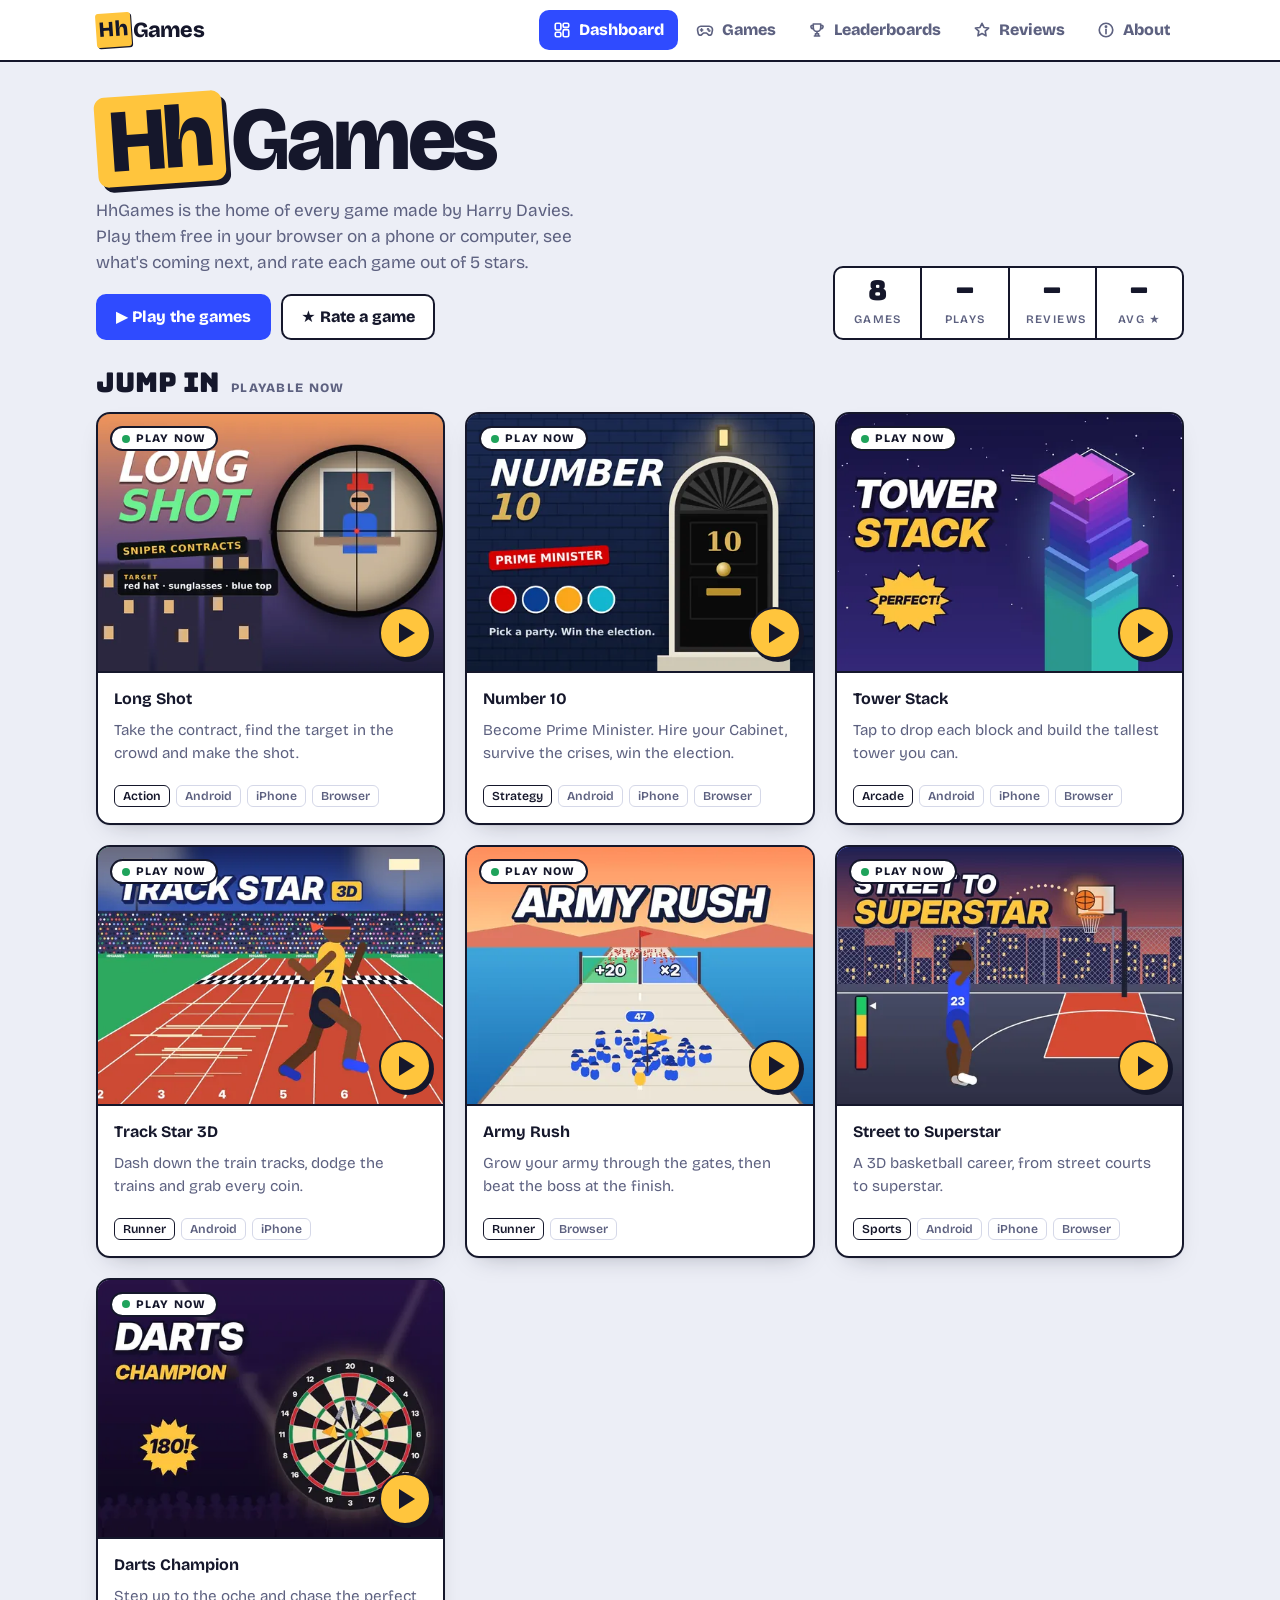
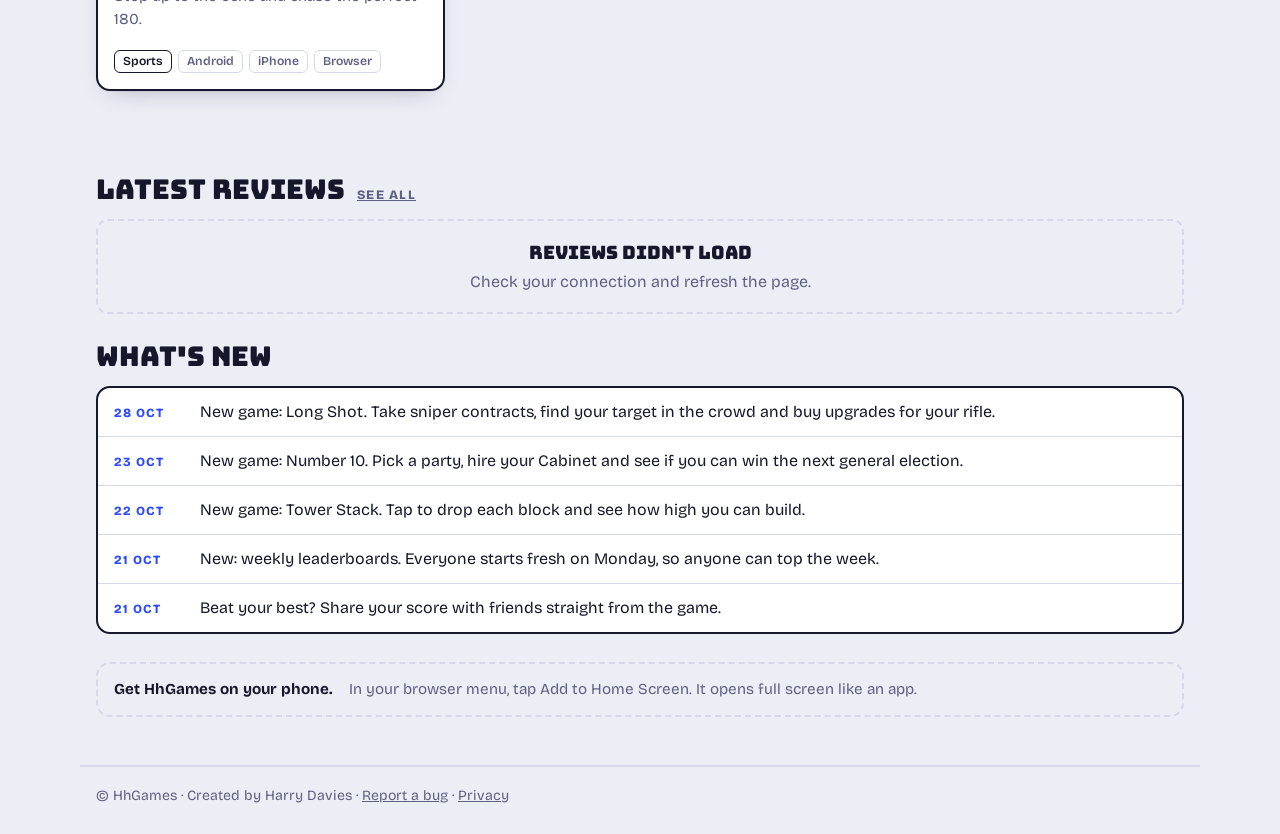
<file: index.html>
<!doctype html>
<html lang="en">
<head>
<meta charset="utf-8">
<meta name="viewport" content="width=device-width, initial-scale=1, viewport-fit=cover">
<title>HhGames</title>
<meta name="description" content="HhGames by Harry Davies: mobile games you can play in your browser. Play Long Shot, Number 10, Tower Stack, Track Star 3D, Army Rush, Street to Superstar and Darts Champion, climb the leaderboards and rate each game out of 5 stars.">
<meta name="author" content="Harry Davies">
<meta name="theme-color" content="#2f4bff">
<link rel="manifest" href="manifest.webmanifest">
<link rel="icon" type="image/png" href="favicon.png">
<link rel="apple-touch-icon" href="apple-touch-icon.png">
<meta name="apple-mobile-web-app-capable" content="yes">
<meta name="mobile-web-app-capable" content="yes">
<meta name="apple-mobile-web-app-title" content="HhGames">
<meta name="apple-mobile-web-app-status-bar-style" content="black-translucent">
<meta property="og:type" content="website">
<meta property="og:site_name" content="HhGames">
<meta property="og:title" content="HhGames">
<meta property="og:description" content="Mobile games by Harry Davies that you can play in your browser.">
<meta property="og:url" content="https://2rmphggd5z-ux.github.io/Hh-web/">
<meta property="og:image" content="https://2rmphggd5z-ux.github.io/Hh-web/preview.jpg">
<meta property="og:image:width" content="1200">
<meta property="og:image:height" content="630">
<meta name="twitter:card" content="summary_large_image">
<meta name="twitter:title" content="HhGames">
<meta name="twitter:description" content="Mobile games by Harry Davies that you can play in your browser.">
<meta name="twitter:image" content="https://2rmphggd5z-ux.github.io/Hh-web/preview.jpg">
<link rel="preconnect" href="https://fonts.googleapis.com">
<link rel="preconnect" href="https://fonts.gstatic.com" crossorigin>
<link rel="stylesheet" href="https://fonts.googleapis.com/css2?family=Bungee&family=Bricolage+Grotesque:opsz,wght@12..96,400;12..96,600;12..96,800&display=swap">
<style>
/* Layout: a game shelf. Scoreboard-style header with a stickered wordmark, then a grid of cartridge-like cards, each painted in its own game colour. */
:root {
  --bg: #eceef6;
  --surface: #ffffff;
  --ink: #15172b;
  --muted: #5d6180;
  --line: #d5d8e8;
  --accent: #2f4bff;
  --accent-ink: #ffffff;
  --sticker: #ffc53d;
  --sticker-ink: #15172b;
  --star: #f5a300;
  --danger: #d6321f;
  --shadow: 0 1px 0 rgba(21,23,43,.06), 0 10px 24px -14px rgba(21,23,43,.35);
  --display: "Bungee", "Arial Black", Impact, system-ui, sans-serif;
  --body: "Bricolage Grotesque", "Segoe UI", Roboto, system-ui, sans-serif;
}
@media (prefers-color-scheme: dark) {
  :root:not([data-theme="light"]) {
    --bg: #0e1022; --surface: #171a33; --ink: #eef0fa; --muted: #9ea3c6; --line: #2a2e52;
    --accent: #7c8cff; --accent-ink: #0e1022; --sticker: #ffc53d; --sticker-ink: #15172b; --star: #ffc53d; --danger: #ff6b57;
    --shadow: 0 1px 0 rgba(0,0,0,.3), 0 12px 28px -16px rgba(0,0,0,.8);
    color-scheme: dark;
  }
}
:root[data-theme="dark"] {
  --bg: #0e1022; --surface: #171a33; --ink: #eef0fa; --muted: #9ea3c6; --line: #2a2e52;
  --accent: #7c8cff; --accent-ink: #0e1022; --sticker: #ffc53d; --sticker-ink: #15172b; --star: #ffc53d; --danger: #ff6b57;
  --shadow: 0 1px 0 rgba(0,0,0,.3), 0 12px 28px -16px rgba(0,0,0,.8);
  color-scheme: dark;
}
* { box-sizing: border-box; }
body {
  background: var(--bg); color: var(--ink);
  font-family: var(--body); font-size: 1rem; line-height: 1.5;
}
.wrap {
  max-width: 1120px; margin: 0 auto;
  padding-left: max(16px, env(safe-area-inset-left, 0px));
  padding-right: max(16px, env(safe-area-inset-right, 0px));
}
button, input, select, textarea { font: inherit; color: inherit; }
:focus-visible { outline: 3px solid var(--accent); outline-offset: 2px; }

/* Header */
header { padding-block: 32px 8px; }
.top { display: flex; flex-wrap: wrap; align-items: flex-end; justify-content: space-between; gap: 20px; }
.logo {
  margin: 0; font-family: var(--display); font-weight: 400;
  font-size: clamp(2.6rem, 11vw, 5.6rem); line-height: .9; letter-spacing: -.01em;
  display: flex; align-items: center; gap: .08em;
}
.logo .hh {
  background: var(--sticker); color: var(--sticker-ink);
  padding: .06em .14em .02em; border-radius: .12em;
  transform: rotate(-4deg); display: inline-block;
  box-shadow: .05em .06em 0 var(--ink);
}
.intro { margin: 14px 0 0; color: var(--muted); max-width: 46ch; font-size: 1.08rem; }
.board {
  display: flex; gap: 0; border: 2px solid var(--ink); border-radius: 10px; overflow: hidden;
  background: var(--surface);
}
.board div { padding: 8px 16px; text-align: center; }
.board div + div { border-left: 2px solid var(--ink); }
.board b { display: block; font-family: var(--display); font-weight: 400; font-size: 1.7rem; line-height: 1.1; font-variant-numeric: tabular-nums; }
.board span { font-size: .72rem; font-weight: 600; letter-spacing: .12em; text-transform: uppercase; color: var(--muted); }

/* Toolbar */
.toolbar { display: flex; flex-wrap: wrap; align-items: center; justify-content: space-between; gap: 12px; padding-block: 24px 16px; }
.chips { display: flex; flex-wrap: wrap; gap: 8px; }
.chip {
  border: 2px solid var(--line); background: transparent; border-radius: 999px;
  padding: 6px 14px; font-weight: 600; font-size: .92rem; cursor: pointer;
}
.chip[aria-pressed="true"] { border-color: var(--ink); background: var(--ink); color: var(--bg); }
.btn {
  display: inline-flex; align-items: center; justify-content: center; gap: 8px;
  border: 2px solid var(--ink); border-radius: 10px; padding: 9px 18px;
  font-weight: 800; cursor: pointer; background: var(--surface); text-decoration: none; color: var(--ink);
  transition: transform .12s ease, box-shadow .12s ease;
}
.btn.primary { background: var(--accent); color: var(--accent-ink); border-color: var(--accent); }
.btn:hover { transform: translate(-1px,-1px); box-shadow: 3px 3px 0 var(--ink); }
.btn.danger { color: var(--danger); border-color: var(--danger); background: transparent; }
.btn.danger.armed { background: var(--danger); color: #fff; }
.btn[disabled] { opacity: .55; cursor: progress; transform: none; box-shadow: none; }

/* Grid */
.grid { display: grid; grid-template-columns: repeat(auto-fill, minmax(260px, 1fr)); gap: 20px; padding-bottom: 56px; }
.card {
  display: flex; flex-direction: column; text-align: left; padding: 0; cursor: pointer;
  background: var(--surface); border: 2px solid var(--ink); border-radius: 14px; overflow: hidden;
  box-shadow: var(--shadow); transition: transform .15s ease, box-shadow .15s ease;
}
.card:hover { transform: translateY(-3px) rotate(-.4deg); box-shadow: 5px 6px 0 var(--ink); }
.cover {
  position: relative; aspect-ratio: 4 / 3; max-width: 100%; width: 100%;
  display: flex; align-items: flex-end; padding: 16px; overflow: hidden;
  border-bottom: 2px solid var(--ink);
}
.cover img { position: absolute; inset: 0; width: 100%; height: 100%; object-fit: cover; }
.cover .cname {
  position: relative; font-family: var(--display); font-weight: 400;
  font-size: clamp(1.5rem, 6vw, 1.9rem); line-height: 1; text-wrap: balance;
  overflow-wrap: anywhere;
}
.cover .big {
  position: absolute; right: -.08em; top: -.18em; font-family: var(--display);
  font-size: 9rem; line-height: 1; opacity: .16; pointer-events: none;
}
.status {
  position: absolute; top: 12px; left: 12px; z-index: 1;
  font-size: .72rem; font-weight: 800; letter-spacing: .1em; text-transform: uppercase;
  background: var(--surface); color: var(--ink); border: 2px solid var(--ink);
  border-radius: 999px; padding: 2px 10px; display: inline-flex; align-items: center; gap: 6px;
}
.status i { width: 8px; height: 8px; border-radius: 50%; background: var(--muted); }
.status[data-s="Play now"] i { background: #1fa35b; }
.status[data-s="Beta"] i { background: #ffb320; }
.status[data-s="In development"] i { background: #2f8bff; }
.status[data-s="Prototype"] i { background: #b46cff; }
.cbody { padding: 14px 16px 16px; display: flex; flex-direction: column; gap: 8px; flex: 1; min-width: 0; }
.ctag { margin: 0; color: var(--muted); font-size: .95rem; }
.meta { display: flex; flex-wrap: wrap; gap: 6px; margin-top: auto; padding-top: 4px; }
.tag { font-size: .76rem; font-weight: 600; border: 1.5px solid var(--line); border-radius: 6px; padding: 1px 8px; color: var(--muted); }
.tag.genre { color: var(--ink); border-color: var(--ink); }

.empty {
  grid-column: 1 / -1; border: 2px dashed var(--line); border-radius: 14px;
  padding: 40px 20px; text-align: center; color: var(--muted);
}
.empty h2 { font-family: var(--display); font-weight: 400; color: var(--ink); margin: 0 0 6px; font-size: 1.4rem; }
.empty p { margin: 0 auto 16px; max-width: 40ch; }

footer { border-top: 2px solid var(--line); padding-block: 18px 28px; color: var(--muted); font-size: .88rem; }

/* Sheets */
.scrim {
  position: fixed; inset: 0; z-index: 20; background: rgba(10,12,30,.55);
  display: flex; align-items: flex-end; justify-content: center;
  padding: env(safe-area-inset-top, 0px) max(0px, env(safe-area-inset-right, 0px)) 0 max(0px, env(safe-area-inset-left, 0px));
}
@media (min-width: 640px) { .scrim { align-items: center; padding: 24px; } }
.sheet {
  background: var(--surface); width: 100%; max-width: 560px; max-height: 92vh; overflow-y: auto;
  border: 2px solid var(--ink); border-radius: 18px 18px 0 0;
  padding-bottom: env(safe-area-inset-bottom, 0px);
}
@media (min-width: 640px) { .sheet { border-radius: 18px; } }
.sheet .cover { aspect-ratio: 16 / 9; }
.sheet .cover .cname { font-size: clamp(1.8rem, 8vw, 2.6rem); }
.sbody { padding: 18px 20px 22px; display: flex; flex-direction: column; gap: 14px; }
.sbody h2 { margin: 0; font-family: var(--display); font-weight: 400; font-size: 1.5rem; line-height: 1.1; text-wrap: balance; }
.sbody p { margin: 0; }
.desc { white-space: pre-wrap; overflow-wrap: anywhere; }
.actions { display: flex; flex-wrap: wrap; gap: 10px; }
.close {
  position: absolute; top: 12px; right: 12px; z-index: 2; width: 38px; height: 38px;
  border-radius: 50%; border: 2px solid var(--ink); background: var(--surface); color: var(--ink);
  font-size: 1.2rem; font-weight: 800; cursor: pointer; line-height: 1;
}
.formhead { display: flex; justify-content: space-between; align-items: center; gap: 12px; padding: 18px 20px 0; }
.formhead h2 { margin: 0; font-family: var(--display); font-weight: 400; font-size: 1.3rem; }
.formhead .close { position: static; }
form { display: flex; flex-direction: column; gap: 14px; padding: 16px 20px 22px; }
label.f { display: flex; flex-direction: column; gap: 5px; font-weight: 600; font-size: .9rem; }
label.f small { font-weight: 400; color: var(--muted); }
input[type=text], input[type=url], select, textarea {
  width: 100%; border: 2px solid var(--line); border-radius: 10px; padding: 9px 12px; background: var(--bg);
}
input:focus, select:focus, textarea:focus { border-color: var(--accent); outline: none; }
textarea { min-height: 96px; resize: vertical; }
.row2 { display: grid; grid-template-columns: 1fr 1fr; gap: 12px; }
@media (max-width: 420px) { .row2 { grid-template-columns: 1fr; } }
fieldset { border: 0; padding: 0; margin: 0; display: flex; flex-direction: column; gap: 6px; }
legend { font-weight: 600; font-size: .9rem; padding: 0; margin-bottom: 6px; }
.checks { display: flex; flex-wrap: wrap; gap: 8px; }
.checks label { display: inline-flex; align-items: center; gap: 6px; border: 2px solid var(--line); border-radius: 8px; padding: 5px 10px; cursor: pointer; }
.checks label:has(input:checked) { border-color: var(--ink); }
.swatches { display: flex; flex-wrap: wrap; gap: 10px; }
.swatches label { position: relative; cursor: pointer; }
.swatches input { position: absolute; opacity: 0; inset: 0; margin: 0; cursor: pointer; }
.swatches span { display: block; width: 36px; height: 36px; border-radius: 10px; border: 2px solid var(--line); }
.swatches input:checked + span { border-color: var(--ink); box-shadow: 0 0 0 3px var(--surface), 0 0 0 5px var(--ink); }
.swatches input:focus-visible + span { outline: 3px solid var(--accent); outline-offset: 4px; }
.coverrow { display: flex; flex-wrap: wrap; align-items: center; gap: 10px; font-size: .9rem; color: var(--muted); }
.err { color: var(--danger); font-weight: 600; font-size: .9rem; margin: 0; }
.formactions { display: flex; flex-wrap: wrap; justify-content: space-between; gap: 10px; padding-top: 4px; }
.toast {
  position: fixed; left: 50%; transform: translateX(-50%); z-index: 30;
  bottom: calc(20px + env(safe-area-inset-bottom, 0px));
  background: var(--ink); color: var(--bg); padding: 10px 18px; border-radius: 10px; font-weight: 600;
}
/* In-site player */
.player { position: fixed; inset: 0; z-index: 40; background: #000; display: flex; flex-direction: column; }
.pbar {
  display: flex; align-items: center; justify-content: space-between; gap: 12px;
  background: var(--ink); color: var(--bg);
  padding: calc(8px + env(safe-area-inset-top, 0px)) max(12px, env(safe-area-inset-right, 0px)) 8px max(12px, env(safe-area-inset-left, 0px));
}
.pbar b { font-family: var(--display); font-weight: 400; font-size: 1rem; overflow: hidden; text-overflow: ellipsis; white-space: nowrap; min-width: 0; }
.pbar button {
  border: 2px solid var(--bg); background: transparent; color: var(--bg); border-radius: 999px;
  padding: 4px 14px; font-weight: 800; cursor: pointer; flex: none;
}
.pstage { flex: 1; position: relative; min-height: 0; }
.player iframe { position: absolute; inset: 0 0 env(safe-area-inset-bottom, 0px); width: 100%; height: calc(100% - env(safe-area-inset-bottom, 0px)); border: 0; display: block; background: transparent; z-index: 1; }
/* "Loading…" sits behind the game, so the game shows as soon as it draws, even if the browser never reports it loaded.
   Messages with buttons go in front. */
.pstate { position: absolute; inset: 0; z-index: 0; display: grid; place-items: center; padding: 24px; background: #000; color: #eef0fa; text-align: center; }
.pstate.front { z-index: 2; }
.pstate b { display: block; font-family: var(--display); font-weight: 400; font-size: 1.3rem; margin-bottom: 6px; }
.pstate p { margin: 0 auto 16px; max-width: 36ch; color: #9ea3c6; }
.pstate .actions { justify-content: center; }
@media (prefers-reduced-motion: reduce) { * { transition: none !important; } }

:root { padding-top: env(safe-area-inset-top, 0px); padding-bottom: env(safe-area-inset-bottom, 0px); }
body { margin: 0; }
img { max-width: 100%; }
[hidden] { display: none !important; }

/* Menu */
body::before { content: ""; position: fixed; inset: 0 0 auto; height: env(safe-area-inset-top, 0px); z-index: 10; background: var(--surface); }
.nav { position: sticky; top: env(safe-area-inset-top, 0px); z-index: 15; background: var(--surface); border-bottom: 2px solid var(--ink); }
.navin { display: flex; align-items: center; justify-content: space-between; gap: 16px; padding-block: 10px; }
.mini { font-family: var(--display); font-size: 1.35rem; text-decoration: none; color: var(--ink); display: inline-flex; align-items: center; gap: .1em; }
.mini .hh { background: var(--sticker); color: var(--sticker-ink); padding: .04em .14em 0; border-radius: .14em; transform: rotate(-4deg); display: inline-block; box-shadow: .05em .06em 0 var(--ink); }
.links { display: flex; gap: 4px; }
.links a, .tabbar a {
  text-decoration: none; color: var(--muted); font-weight: 800; border-radius: 10px;
  display: inline-flex; align-items: center; gap: 8px;
}
.links a { padding: 8px 14px; }
.links a:hover { color: var(--ink); background: var(--bg); }
.links a[aria-current="page"] { color: var(--accent-ink); background: var(--accent); }
.links svg { width: 18px; height: 18px; }
.tabbar {
  display: none; position: fixed; left: 0; right: 0; bottom: 0; z-index: 15;
  background: var(--surface); border-top: 2px solid var(--ink);
  padding: 6px max(8px, env(safe-area-inset-right, 0px)) calc(6px + env(safe-area-inset-bottom, 0px)) max(8px, env(safe-area-inset-left, 0px));
  grid-template-columns: repeat(5, minmax(0, 1fr)); gap: 2px;
}
.tabbar a { flex-direction: column; gap: 2px; padding: 6px 0; font-size: .7rem; justify-content: center; min-width: 0; }
.tabbar a span { max-width: 100%; overflow: hidden; text-overflow: ellipsis; white-space: nowrap; }
.tabbar svg { width: 24px; height: 24px; }
.tabbar a[aria-current="page"] { color: var(--accent); }
.tabbar a[aria-current="page"] svg { transform: translateY(-1px); }
@media (max-width: 719px) {
  .links { display: none; }
  .tabbar { display: grid; }
  body { padding-bottom: calc(72px + env(safe-area-inset-bottom, 0px)); }
  .toast { bottom: calc(84px + env(safe-area-inset-bottom, 0px)); }
}
@media (max-width: 480px) { .creator { flex-direction: column; align-items: flex-start; } }
.view { padding-block: 8px 48px; }
.view > .wrap { display: flex; flex-direction: column; gap: 28px; }
.pagehead h1 { margin: 0; font-family: var(--display); font-weight: 400; font-size: clamp(1.9rem, 7vw, 2.8rem); line-height: 1; text-wrap: balance; }
.pagehead p { margin: 10px 0 0; color: var(--muted); max-width: 58ch; font-size: 1.05rem; }
section h2.sh { margin: 0 0 14px; font-family: var(--display); font-weight: 400; font-size: clamp(1.3rem, 5vw, 1.7rem); line-height: 1.1; display: flex; align-items: baseline; gap: 12px; flex-wrap: wrap; }
section h2.sh small { font-family: var(--body); font-weight: 800; font-size: .8rem; letter-spacing: .1em; text-transform: uppercase; color: var(--muted); }
.view header { padding-block: 24px 0; }
.board { flex-wrap: wrap; }
.board div { flex: 1 1 0; min-width: 84px; }
.ctas { display: flex; flex-wrap: wrap; gap: 10px; margin-top: 18px; }

/* Cards (extra) */
.soon .card { box-shadow: none; }
.soon .cover img { filter: saturate(.75); }
.card .playbadge {
  position: absolute; right: 12px; bottom: 12px; z-index: 1; width: 52px; height: 52px; border-radius: 50%;
  background: var(--sticker); border: 2px solid var(--ink); display: grid; place-items: center; box-shadow: 3px 3px 0 var(--ink);
}
.card .playbadge::before { content: ""; border-left: 16px solid var(--ink); border-top: 10px solid transparent; border-bottom: 10px solid transparent; margin-left: 4px; }
.howto { display: grid; grid-template-columns: max-content 1fr; gap: 8px 14px; margin: 0; padding: 14px; background: var(--bg); border-radius: 12px; }
.howto dt { font-weight: 800; white-space: nowrap; }
.howto dd { margin: 0; color: var(--muted); min-width: 0; }
.sbody h3 { margin: 0; font-size: .8rem; letter-spacing: .12em; text-transform: uppercase; color: var(--muted); }
.install { margin: 0; display: flex; flex-wrap: wrap; align-items: center; gap: 10px 16px; padding: 14px 16px; border: 2px dashed var(--line); border-radius: 14px; color: var(--muted); font-size: .95rem; }
.install b { color: var(--ink); }
.inapp { margin-top: 16px; border-style: solid; border-color: var(--sticker); }
/* A best that never reached the leaderboard: asked about in a bar pinned above the bottom of the screen */
.catchup { position: fixed; z-index: 19; left: 50%; transform: translateX(-50%); width: min(560px, calc(100% - 24px));
  bottom: calc(16px + env(safe-area-inset-bottom, 0px)); border: 2px solid var(--ink); border-radius: 14px; padding: 10px 12px; box-shadow: 4px 4px 0 var(--ink); }
@media (max-width: 719px) { .catchup { bottom: calc(80px + env(safe-area-inset-bottom, 0px)); } }
.pbar .pbtns { display: flex; gap: 8px; flex: none; }

/* Stars */
.stars { --p: 0%; display: inline-block; font-size: 1.05rem; letter-spacing: .06em; line-height: 1;
  background: linear-gradient(90deg, var(--star) var(--p), var(--line) var(--p));
  -webkit-background-clip: text; background-clip: text; color: transparent; }
.rating { display: inline-flex; align-items: center; gap: 8px; font-size: .9rem; color: var(--muted); font-variant-numeric: tabular-nums; }
.rating b { color: var(--ink); }

/* Reviews */
.revgrid { display: grid; grid-template-columns: minmax(0, 1fr) minmax(0, 1.35fr); gap: 28px; align-items: start; }
@media (max-width: 860px) { .revgrid { grid-template-columns: minmax(0, 1fr); } }
.panel { background: var(--surface); border: 2px solid var(--ink); border-radius: 14px; padding: 18px; }
.panel h2 { margin: 0 0 4px; font-family: var(--display); font-weight: 400; font-size: 1.3rem; }
.panel > p { margin: 0 0 14px; color: var(--muted); }
#reviewForm { padding: 0; }
.starpick { display: flex; gap: 4px; }
.starpick input { position: absolute; opacity: 0; width: 1px; height: 1px; }
.starpick label { font-size: 2.2rem; line-height: 1; cursor: pointer; color: var(--line); padding: 0 2px; transition: transform .1s ease; }
.starpick label.on { color: var(--star); }
.starpick label:hover { transform: scale(1.12); }
.starpick input:focus-visible + label { outline: 3px solid var(--accent); outline-offset: 2px; border-radius: 6px; }
.pickhint { font-size: .85rem; color: var(--muted); font-weight: 600; min-height: 1.3em; }
.charcount { font-size: .8rem; color: var(--muted); font-weight: 400; align-self: flex-end; font-variant-numeric: tabular-nums; }
.summaries { display: grid; grid-template-columns: repeat(auto-fill, minmax(220px, 1fr)); gap: 12px; }
.sumcard { display: flex; gap: 12px; align-items: center; text-align: left; background: var(--surface); border: 2px solid var(--line); border-radius: 12px; padding: 10px; cursor: pointer; }
.sumcard[aria-pressed="true"] { border-color: var(--ink); box-shadow: 3px 3px 0 var(--ink); }
.sumcard .sw { display: grid; place-items: center; font-family: var(--display); font-size: 1.2rem; color: var(--sticker-ink); }
.sumcard img, .sumcard .sw { width: 64px; height: 48px; border-radius: 8px; object-fit: cover; flex: none; border: 2px solid var(--ink); }
.sumcard div { min-width: 0; display: flex; flex-direction: column; gap: 3px; }
.sumcard strong { overflow: hidden; text-overflow: ellipsis; white-space: nowrap; }
.revtools { display: flex; flex-wrap: wrap; gap: 8px 16px; margin: -4px 0 14px; }
.revtools label { display: inline-flex; align-items: center; gap: 8px; font-weight: 600; font-size: .9rem; color: var(--muted); }
.revtools select { width: auto; padding: 5px 10px; color: var(--ink); }
.revlist { list-style: none; margin: 0; padding: 0; display: flex; flex-direction: column; gap: 12px; }
.rev { background: var(--surface); border: 2px solid var(--line); border-radius: 12px; padding: 14px 16px; display: flex; flex-direction: column; gap: 6px; }
.rev .rtop { display: flex; flex-wrap: wrap; align-items: center; gap: 6px 12px; }
.rev .who { font-weight: 800; overflow-wrap: anywhere; }
.rev .when { color: var(--muted); font-size: .85rem; margin-left: auto; }
.rev p { margin: 0; overflow-wrap: anywhere; white-space: pre-wrap; }
.rev .on { font-size: .82rem; color: var(--muted); font-weight: 600; }
.note { border: 2px dashed var(--line); border-radius: 12px; padding: 18px; text-align: center; color: var(--muted); }
.note b { display: block; color: var(--ink); font-family: var(--display); font-weight: 400; font-size: 1.15rem; margin-bottom: 4px; }

/* About */
.aboutgrid { display: grid; grid-template-columns: minmax(0, 1fr) minmax(0, 1fr); gap: 20px; }
@media (max-width: 760px) { .aboutgrid { grid-template-columns: minmax(0, 1fr); } }
.creator { display: flex; gap: 18px; align-items: center; }
.avatar { flex: none; width: 96px; height: 96px; border-radius: 22px; background: var(--sticker); color: var(--sticker-ink); border: 2px solid var(--ink); box-shadow: 4px 4px 0 var(--ink);
  display: grid; place-items: center; font-family: var(--display); font-size: 2.3rem; transform: rotate(-4deg); }
.creator h2 { margin: 0; font-family: var(--display); font-weight: 400; font-size: 1.5rem; line-height: 1.1; }
.creator p { margin: 4px 0 0; color: var(--muted); }
.facts { margin: 0; padding: 0; list-style: none; display: flex; flex-direction: column; gap: 10px; }
.facts li { display: flex; gap: 12px; align-items: baseline; }
.facts b { font-family: var(--display); font-weight: 400; font-size: 1.3rem; min-width: 2.2em; font-variant-numeric: tabular-nums; }
.gamelist { margin: 0; padding: 0; list-style: none; display: flex; flex-direction: column; gap: 8px; }
.gamelist li { display: flex; justify-content: space-between; gap: 10px; border-bottom: 1px solid var(--line); padding-bottom: 8px; }
.gamelist span { color: var(--muted); font-size: .9rem; text-align: right; }

/* The name uses a font with lowercase letters so it reads "Hh", not "HH" */
.logo, .mini, .sumcard .sw, .brand { font-family: var(--body); font-weight: 800; letter-spacing: -.035em; }
.logo { line-height: .95; }
.logo .hh, .mini .hh { padding: .02em .14em .04em; }

/* Plays */
.plays { display: inline-flex; align-items: center; gap: 6px; font-size: .85rem; font-weight: 600; color: var(--muted); font-variant-numeric: tabular-nums; }
.plays::before { content: ""; border-left: 8px solid currentColor; border-top: 5px solid transparent; border-bottom: 5px solid transparent; }
.cstats { display: flex; flex-wrap: wrap; align-items: center; gap: 4px 14px; }

/* What's new */
.news { list-style: none; margin: 0; padding: 0; display: flex; flex-direction: column; gap: 0; border: 2px solid var(--ink); border-radius: 14px; background: var(--surface); overflow: hidden; }
.news li { display: grid; grid-template-columns: 4.6em minmax(0, 1fr); gap: 12px; padding: 12px 16px; align-items: baseline; }
.news li + li { border-top: 1px solid var(--line); }
.news time { font-weight: 800; font-size: .78rem; letter-spacing: .08em; text-transform: uppercase; color: var(--accent); white-space: nowrap; }
.news span { min-width: 0; }

/* Leaderboards */
.lbtabs { display: flex; flex-wrap: wrap; gap: 8px; margin-bottom: 12px; }
.lb { list-style: none; margin: 0; padding: 0; border: 2px solid var(--ink); border-radius: 14px; background: var(--surface); overflow: hidden; counter-reset: rank; }
.lb li { display: grid; grid-template-columns: 2.2em minmax(0, 1fr) auto; gap: 10px; align-items: center; padding: 10px 16px; counter-increment: rank; font-variant-numeric: tabular-nums; }
.lb li + li { border-top: 1px solid var(--line); }
.lb li::before { content: counter(rank); font-weight: 800; color: var(--muted); text-align: center; }
.lb li:nth-child(1)::before { content: "1"; background: var(--sticker); color: var(--sticker-ink); border-radius: 999px; width: 1.8em; height: 1.8em; display: grid; place-items: center; border: 2px solid var(--ink); }
.lb li:nth-child(2)::before, .lb li:nth-child(3)::before { color: var(--ink); }
.lb .n { font-weight: 700; overflow: hidden; text-overflow: ellipsis; white-space: nowrap; }
.lb .s { font-weight: 800; }
.lb li.me { background: color-mix(in srgb, var(--sticker) 22%, var(--surface)); }
.lb .empty-row { display: block; color: var(--muted); text-align: center; padding: 16px; }
.lb li.empty-row::before { content: none; display: none; }
.lbwhat { margin: 0; color: var(--muted); font-size: .9rem; }
.myname { display: flex; flex-wrap: wrap; align-items: center; gap: 8px 12px; color: var(--muted); font-size: .9rem; }
.myname b { color: var(--ink); }
.myname form { flex-direction: row; flex-wrap: wrap; align-items: center; gap: 8px; padding: 0; flex: 1 1 auto; max-width: 420px; }
.myname input { flex: 1 1 8em; width: auto; min-width: 0; }
.myname .btn { padding: 5px 12px; }
.lbgrid { display: grid; grid-template-columns: repeat(auto-fill, minmax(300px, 1fr)); gap: 20px; align-items: start; }
@media (max-width: 400px) { .lbgrid { grid-template-columns: minmax(0, 1fr); } }
.lbcard { display: flex; flex-direction: column; gap: 14px; min-width: 0; }
.lbhead { display: flex; gap: 14px; align-items: center; }
.lbhead img { width: 84px; height: 63px; object-fit: cover; border-radius: 10px; border: 2px solid var(--ink); flex: none; }
.lbhead div { min-width: 0; }
.lbhead h2, .lbhead h3 { margin: 0 0 2px; font-family: var(--display); font-weight: 400; font-size: 1.3rem; line-height: 1.1; }
.lbcard .btn { align-self: flex-start; }
.helpbox { scroll-margin-top: calc(76px + env(safe-area-inset-top, 0px)); }
.helpbox > p { margin: 0 0 14px; color: var(--muted); max-width: 60ch; }
#bugForm { padding: 0; max-width: 640px; }
#bugForm .btn { align-self: flex-start; }

/* New-best strip inside the player */
.scorestrip { display: flex; flex-wrap: wrap; align-items: center; gap: 8px 12px; background: var(--sticker); color: var(--sticker-ink);
  padding: 8px max(12px, env(safe-area-inset-right, 0px)) 8px max(12px, env(safe-area-inset-left, 0px)); border-bottom: 2px solid var(--ink); }
.scorestrip b { font-weight: 800; }
.scorestrip form { display: flex; flex-direction: row; gap: 6px; padding: 0; flex: 1 1 260px; min-width: 0; flex-wrap: nowrap; }
.scorestrip button { white-space: nowrap; }
.scorestrip .sharerow { display: flex; gap: 6px; margin-left: auto; }
.scorestrip input { flex: 1; min-width: 0; border: 2px solid var(--sticker-ink); border-radius: 8px; padding: 6px 10px; background: #fff; color: #15172b; }
.scorestrip button { border: 2px solid var(--sticker-ink); border-radius: 8px; padding: 6px 12px; font-weight: 800; cursor: pointer; background: var(--sticker-ink); color: var(--sticker); }
.scorestrip button.ghost { background: transparent; color: var(--sticker-ink); }
.pnote { font-size: .85rem; color: var(--muted); }
.pnote a { color: inherit; }
</style>
</head>
<body>
<nav class="nav" aria-label="Menu">
  <div class="wrap navin">
    <a class="mini" href="#dashboard" aria-label="HhGames home"><span class="hh">Hh</span>Games</a>
    <div class="links"><a href="#dashboard" data-view="dashboard"><svg viewBox="0 0 24 24" fill="none" stroke="currentColor" stroke-width="2.2" stroke-linecap="round" stroke-linejoin="round" aria-hidden="true"><rect x="3" y="3" width="7.5" height="9" rx="2"/><rect x="13.5" y="3" width="7.5" height="5.5" rx="2"/><rect x="13.5" y="11.5" width="7.5" height="9.5" rx="2"/><rect x="3" y="15" width="7.5" height="6" rx="2"/></svg><span>Dashboard</span></a><a href="#games" data-view="games"><svg viewBox="0 0 24 24" fill="none" stroke="currentColor" stroke-width="2.2" stroke-linecap="round" stroke-linejoin="round" aria-hidden="true"><path d="M6.5 7h11a4.5 4.5 0 0 1 4.4 5.4l-.9 4.4a2.7 2.7 0 0 1-4.6 1.3L14 16h-4l-2.4 2.1A2.7 2.7 0 0 1 3 16.8l-.9-4.4A4.5 4.5 0 0 1 6.5 7Z"/><path d="M7.5 10.5v3M6 12h3"/><circle cx="16" cy="11" r=".6" fill="currentColor"/><circle cx="17.8" cy="13" r=".6" fill="currentColor"/></svg><span>Games</span></a><a href="#leaderboards" data-view="leaderboards"><svg viewBox="0 0 24 24" fill="none" stroke="currentColor" stroke-width="2.2" stroke-linecap="round" stroke-linejoin="round" aria-hidden="true"><path d="M7 4h10v5a5 5 0 0 1-10 0Z"/><path d="M7 6H4.5a2.5 2.5 0 0 0 2.6 4M17 6h2.5a2.5 2.5 0 0 1-2.6 4"/><path d="M12 14v3M8.5 20h7M10 17h4v3h-4z"/></svg><span>Leaderboards</span></a><a href="#reviews" data-view="reviews"><svg viewBox="0 0 24 24" fill="none" stroke="currentColor" stroke-width="2.2" stroke-linejoin="round" aria-hidden="true"><path d="m12 3 2.7 5.6 6.1.8-4.5 4.2 1.1 6.1L12 16.8l-5.4 2.9 1.1-6.1-4.5-4.2 6.1-.8Z"/></svg><span>Reviews</span></a><a href="#about" data-view="about"><svg viewBox="0 0 24 24" fill="none" stroke="currentColor" stroke-width="2.2" stroke-linecap="round" aria-hidden="true"><circle cx="12" cy="12" r="9"/><path d="M12 11v6"/><circle cx="12" cy="7.5" r=".8" fill="currentColor"/></svg><span>About</span></a></div>
  </div>
</nav>

<main>
  <div class="wrap"><p class="install inapp" id="inapp" hidden></p></div>
  <!-- DASHBOARD -->
  <div class="view" id="view-dashboard" data-view="dashboard">
    <div class="wrap">
      <header>
        <div class="top">
          <div>
            <h1 class="logo" aria-label="HhGames"><span class="hh">Hh</span><span>Games</span></h1>
            <p class="intro">HhGames is the home of every game made by Harry Davies. Play them free in your browser on a phone or computer, see what's coming next, and rate each game out of 5 stars.</p>
            <div class="ctas">
              <a class="btn primary" href="#games">▶ Play the games</a>
              <a class="btn" href="#reviews">★ Rate a game</a>
            </div>
          </div>
          <div class="board" aria-label="Scoreboard">
            <div><b id="sGames">–</b><span>Games</span></div>
            <div><b id="sPlays">–</b><span>Plays</span></div>
            <div><b id="sRevs">–</b><span>Reviews</span></div>
            <div><b id="sAvg">–</b><span>Avg ★</span></div>
          </div>
        </div>
      </header>
      <section aria-labelledby="dPlay">
        <h2 class="sh" id="dPlay">Jump in <small>Playable now</small></h2>
        <div class="grid" id="dashPlay"></div>
      </section>
      <section aria-labelledby="dTop" id="dashTopBox" hidden>
        <h2 class="sh" id="dTop">Top scores <small><a href="#leaderboards" style="color:inherit">See all</a></small></h2>
        <div class="lbgrid" id="dashTop"></div>
      </section>

      <section aria-labelledby="dRev">
        <h2 class="sh" id="dRev">Latest reviews <small><a href="#reviews" style="color:inherit">See all</a></small></h2>
        <ul class="revlist" id="dashRevs"></ul>
      </section>
      <section aria-labelledby="dNews">
        <h2 class="sh" id="dNews">What's new</h2>
        <ul class="news" id="news"></ul>
      </section>
      <p class="install" id="install"><b>Get HhGames on your phone.</b> <span id="installHow">In your browser menu, tap Add to Home Screen. It opens full screen like an app.</span></p>
    </div>
  </div>

  <!-- GAMES -->
  <div class="view" id="view-games" data-view="games" hidden>
    <div class="wrap">
      <header class="pagehead"><h1>Games</h1><p>Tap a game to see how to play, then play it right here.</p></header>
      <section aria-labelledby="gPlay">
        <h2 class="sh" id="gPlay">Play now <small id="nPlay"></small></h2>
        <div class="grid" id="gridPlay"></div>
      </section>
      <section class="soon" aria-labelledby="gSoon" id="soonShelf">
        <h2 class="sh" id="gSoon">Coming soon <small id="nSoon"></small></h2>
        <div class="grid" id="gridSoon"></div>
      </section>
    </div>
  </div>

  <!-- LEADERBOARDS -->
  <div class="view" id="view-leaderboards" data-view="leaderboards" hidden>
    <div class="wrap">
      <header class="pagehead"><h1>Leaderboards</h1><p>The top 10 players in each game. Beat your best while playing here on HhGames and you can add your name.</p></header>
      <div class="lbtabs" id="lbPeriod" role="group" aria-label="Show scores from">
        <button class="chip" type="button" data-p="week" aria-pressed="false">This week</button>
        <button class="chip" type="button" data-p="all" aria-pressed="true">All time</button>
      </div>
      <p class="lbwhat" id="lbPeriodNote" style="margin:-4px 0 4px"></p>
      <div class="myname" id="myName" hidden></div>
      <div class="lbgrid" id="lbAll"></div>
    </div>
  </div>

  <!-- REVIEWS -->
  <div class="view" id="view-reviews" data-view="reviews" hidden>
    <div class="wrap">
      <header class="pagehead"><h1>Reviews</h1><p>Played one of the games? Give it a rating out of 5 stars and tell other players what you think.</p></header>
      <div class="summaries" id="summaries" role="group" aria-label="Show reviews for"></div>
      <div class="revgrid">
        <div class="panel">
          <h2>Write a review</h2>
          <p>Harry checks every review before it appears on the site. Your name and review are then shown to everyone.</p>
          <form id="reviewForm" novalidate>
            <label class="f">Game
              <select id="rGame"></select>
            </label>
            <fieldset>
              <legend>Your rating</legend>
              <div class="starpick" id="starpick"></div>
              <span class="pickhint" id="pickhint">Tap a star</span>
            </fieldset>
            <label class="f">Your name <small>First name or a nickname</small>
              <input type="text" id="rName" maxlength="40" autocomplete="nickname">
            </label>
            <label class="f">Your review <small>Optional</small>
              <textarea id="rText" maxlength="500" placeholder="What did you like? What should be better?"></textarea>
              <span class="charcount" id="rCount">0 / 500</span>
            </label>
            <p class="err" id="rErr" hidden></p>
            <button type="submit" class="btn primary" id="rSubmit">Post review</button>
          </form>
        </div>
        <section aria-labelledby="hList">
          <h2 class="sh" id="hList">All reviews <small id="listCount"></small></h2>
          <div class="revtools">
            <label>Sort <select id="rSort"><option value="new">Newest first</option><option value="high">Highest rated</option><option value="low">Lowest rated</option></select></label>
            <label>Show <select id="rStars"><option value="0">All ratings</option><option value="5">5 stars</option><option value="4">4 stars</option><option value="3">3 stars</option><option value="2">2 stars</option><option value="1">1 star</option></select></label>
          </div>
          <ul class="revlist" id="revList"></ul>
        </section>
      </div>
    </div>
  </div>

  <!-- ABOUT -->
  <div class="view" id="view-about" data-view="about" hidden>
    <div class="wrap">
      <header class="pagehead"><h1>About</h1><p>The story behind HhGames.</p></header>
      <div class="panel creator">
        <div class="avatar" aria-hidden="true">HD</div>
        <div>
          <h2>Created by Harry Davies</h2>
          <p>HhGames is made by Harry Davies. Harry designs and builds every game on this site, from the first idea to the final version.</p>
        </div>
      </div>
      <div class="panel helpbox" id="help">
        <h2>Help &amp; bug reports</h2>
        <p>Found a bug, a game won't load, or something looks wrong? Tell Harry here. He reads every report.</p>
        <form id="bugForm" novalidate>
          <label class="f">What's it about?
            <select id="bAbout"></select>
          </label>
          <label class="f">What happened? <small>What you were doing, what went wrong, and what you expected</small>
            <textarea id="bMsg" maxlength="1000" placeholder="e.g. On level 3 the boss froze and the game stopped responding."></textarea>
            <span class="charcount" id="bCount">0 / 1000</span>
          </label>
          <label class="f">Your name <small>Optional</small>
            <input type="text" id="bName" maxlength="40" autocomplete="nickname">
          </label>
          <p class="pnote" id="bDevice"></p>
          <p class="err" id="bErr" hidden></p>
          <button type="submit" class="btn primary" id="bSubmit">Send report</button>
        </form>
      </div>
      <div class="aboutgrid">
        <div class="panel">
          <h2>What is <span class="brand">HhGames</span>?</h2>
          <p style="margin:0 0 14px;color:var(--muted)">One place for all of Harry's mobile games. The 3D games are built for phones and run in the browser, so there's nothing to download. Install the site to your home screen and it works like an app.</p>
          <ul class="facts" id="facts"></ul>
          <p class="pnote" style="margin:14px 0 0">What's stored when you post a review or a score: <a href="privacy.html">privacy</a>.</p>
        </div>
        <div class="panel">
          <h2>The games</h2>
          <p style="margin:0 0 14px;color:var(--muted)">Everything released so far and what's on the way.</p>
          <ul class="gamelist" id="gamelist"></ul>
        </div>
      </div>
    </div>
  </div>
</main>

<footer class="wrap">© HhGames · Created by Harry Davies · <a href="#about" data-help style="color:inherit">Report a bug</a> · <a href="privacy.html" style="color:inherit">Privacy</a></footer>

<nav class="tabbar" aria-label="Menu"><a href="#dashboard" data-view="dashboard" aria-label="Dashboard"><svg viewBox="0 0 24 24" fill="none" stroke="currentColor" stroke-width="2.2" stroke-linecap="round" stroke-linejoin="round" aria-hidden="true"><rect x="3" y="3" width="7.5" height="9" rx="2"/><rect x="13.5" y="3" width="7.5" height="5.5" rx="2"/><rect x="13.5" y="11.5" width="7.5" height="9.5" rx="2"/><rect x="3" y="15" width="7.5" height="6" rx="2"/></svg><span>Dashboard</span></a><a href="#games" data-view="games" aria-label="Games"><svg viewBox="0 0 24 24" fill="none" stroke="currentColor" stroke-width="2.2" stroke-linecap="round" stroke-linejoin="round" aria-hidden="true"><path d="M6.5 7h11a4.5 4.5 0 0 1 4.4 5.4l-.9 4.4a2.7 2.7 0 0 1-4.6 1.3L14 16h-4l-2.4 2.1A2.7 2.7 0 0 1 3 16.8l-.9-4.4A4.5 4.5 0 0 1 6.5 7Z"/><path d="M7.5 10.5v3M6 12h3"/><circle cx="16" cy="11" r=".6" fill="currentColor"/><circle cx="17.8" cy="13" r=".6" fill="currentColor"/></svg><span>Games</span></a><a href="#leaderboards" data-view="leaderboards" aria-label="Leaderboards"><svg viewBox="0 0 24 24" fill="none" stroke="currentColor" stroke-width="2.2" stroke-linecap="round" stroke-linejoin="round" aria-hidden="true"><path d="M7 4h10v5a5 5 0 0 1-10 0Z"/><path d="M7 6H4.5a2.5 2.5 0 0 0 2.6 4M17 6h2.5a2.5 2.5 0 0 1-2.6 4"/><path d="M12 14v3M8.5 20h7M10 17h4v3h-4z"/></svg><span>Scores</span></a><a href="#reviews" data-view="reviews" aria-label="Reviews"><svg viewBox="0 0 24 24" fill="none" stroke="currentColor" stroke-width="2.2" stroke-linejoin="round" aria-hidden="true"><path d="m12 3 2.7 5.6 6.1.8-4.5 4.2 1.1 6.1L12 16.8l-5.4 2.9 1.1-6.1-4.5-4.2 6.1-.8Z"/></svg><span>Reviews</span></a><a href="#about" data-view="about" aria-label="About"><svg viewBox="0 0 24 24" fill="none" stroke="currentColor" stroke-width="2.2" stroke-linecap="round" aria-hidden="true"><circle cx="12" cy="12" r="9"/><path d="M12 11v6"/><circle cx="12" cy="7.5" r=".8" fill="currentColor"/></svg><span>About</span></a></nav>
<div class="scrim" id="detail" hidden></div>
<div class="player" id="player" hidden role="dialog" aria-modal="true" aria-labelledby="playerTitle">
  <div class="pbar"><b id="playerTitle">Playing</b>
    <div class="pbtns"><button type="button" id="fsBtn" hidden>Full screen</button><button type="button" id="playerClose">× Exit</button></div>
  </div>
  <div class="scorestrip" id="strip" hidden></div>
  <div class="pstage" id="pstage"><div class="pstate" id="pstate" role="status" hidden></div></div>
</div>
<div class="scorestrip catchup" id="catchup" role="status" hidden></div>
<div class="toast" id="toast" hidden role="status"></div>

<script>
// Reviews storage: paste your Supabase Project URL and publishable (anon) key here.
const REVIEWS_DB = { url: "https://mwlnnyjdnyorqrqgauny.supabase.co", key: "sb_publishable_UVwCZhYIxuXzhfC7uebIPg_6JY0o6TN" };
const GAMES = [{"id": "long-shot", "title": "Long Shot", "status": "Play now", "genre": "Action", "platforms": ["Android", "iPhone", "Browser"], "color": "#0d1210", "cover": "cover-long-shot.jpg", "play": "long-shot/index.html", "tagline": "Take the contract, find the target in the crowd and make the shot.", "about": "A sniper contracts game across a city block, a harbour and a park. Eliminate a target matching three clues, protect a witness from hidden attackers, shoot a tyre on a getaway car, or destroy a hacker's laptop without hurting anyone. Allow for gusting wind, distance and moving targets, never hit a bystander, and spend your pay on a better scope, a silencer, thermal vision and more. Climb from Rookie to Legend.", "howto": [["Tap the scene", "Look through the scope: from far away everyone is a silhouette"], ["Drag", "Move your aim. Check hats, tops, hair and sunglasses"], ["Hold breath", "Steady your aim, then tap Fire"], ["Wind & distance", "Bullets take time: lead moving targets and aim into the wind"], ["Armoury", "Spend your pay on upgrades between contracts"]], "board": {"what": "Highest reputation", "unit": "rep"}}, {"id": "number-ten", "title": "Number 10", "status": "Play now", "genre": "Strategy", "platforms": ["Android", "iPhone", "Browser"], "color": "#0f1a33", "cover": "cover-number-ten.jpg", "play": "number-ten/index.html", "tagline": "Become Prime Minister. Hire your Cabinet, survive the crises, win the election.", "about": "A UK Prime Minister simulator. Lead Labour, the Conservatives, the Lib Dems or Reform UK. Hire six Cabinet ministers on a tight wage budget, then govern for five years: strikes, NHS winters, Budget Day, scandals and rebellions. Keep the voters, your party and the Treasury happy, then face a general election for 650 seats.", "howto": [["Pick a party", "Each has a perk, a starting position and a Cabinet budget"], ["Hire your Cabinet", "Skill, loyalty and media rating. Stars cost more"], ["Make decisions", "Two a quarter. Your minister gives advice, and the icons show what each choice affects"], ["Stay in power", "Let unity, approval or the Treasury crash and you're out"], ["Win the election", "326 of 650 seats for a majority after five years"]], "board": {"what": "Best legacy score", "unit": "pts"}}, {"id": "tower-stack", "title": "Tower Stack", "status": "Play now", "genre": "Arcade", "platforms": ["Android", "iPhone", "Browser"], "color": "#3b2a8c", "cover": "cover-tower-stack.jpg", "play": "tower-stack/index.html", "tagline": "Tap to drop each block and build the tallest tower you can.", "about": "A one-tap stacking game. Blocks slide in from alternating sides and you tap to drop each one. Anything hanging over the edge gets sliced off, so the tower gets narrower unless you're spot on. Land three perfect drops in a row and it starts growing back.", "howto": [["Tap", "Drop the sliding block onto the tower"], ["Overhang", "Any part hanging off the edge is sliced away"], ["Perfect drop", "Land it right on top to keep the full width"], ["3 perfects in a row", "The tower grows back a little each time"], ["Miss completely", "The block falls and the game's over"]], "board": {"what": "Tallest tower", "unit": "blocks"}}, {"id": "track-star-3d", "title": "Track Star 3D", "status": "Play now", "genre": "Runner", "platforms": ["Android", "iPhone"], "color": "#1fa35b", "cover": "cover-track-star-3d.jpg", "play": "https://2rmphggd5z-ux.github.io/Track-star-/track-dash.html", "tagline": "Dash down the train tracks, dodge the trains and grab every coin.", "about": "An endless 3D runner. Race along busy train lines, pick from 8 runners, finish missions for coins and power up with the jetpack, coin magnet and super sneakers.", "howto": [["Swipe ← →", "Change lanes and dodge the trains"], ["Swipe ↑", "Jump over orange barriers"], ["Swipe ↓", "Slide under yellow bars"], ["Ramps", "Run up them to ride on the train roofs"], ["Red trains", "They drive towards you, so get out of their lane"]], "board": {"what": "Best score in one run", "unit": "pts"}}, {"id": "army-rush", "title": "Army Rush", "status": "Play now", "genre": "Runner", "platforms": ["Browser"], "color": "#ff5a3c", "cover": "cover-army-rush.jpg", "play": "https://2rmphggd5z-ux.github.io/Army-Rush-Shooter/", "tagline": "Grow your army through the gates, then beat the boss at the finish.", "about": "A 3D troop-runner. Your soldiers run and shoot by themselves, so pick the right gates, dodge the traps and take on four bosses across four worlds.", "howto": [["Swipe ← →", "Steer your army (arrow keys on a computer)"], ["Blue & green gates", "Grow your army: +10, ×2, ×3"], ["Red gates", "Shrink your army, so steer around them"], ["Traps & robots", "Dodge saw blades, spikes and orange blasts"], ["Bonus runway", "Get as far as you can to multiply your coins"]], "board": {"what": "Highest level cleared", "unit": "level"}}, {"id": "street-to-superstar", "title": "Street to Superstar", "status": "Play now", "genre": "Sports", "platforms": ["Android", "iPhone", "Browser"], "color": "#2f4bff", "cover": "cover-street-to-superstar.jpg", "play": "street-to-superstar.html", "tagline": "A 3D basketball career, from street courts to superstar.", "about": "Start on the street courts and work your way to the arena. Win five leagues, beat a named rival in every league final, upgrade your player and unlock new courts, balls, jerseys and sneakers. Modes: Career, Practice, 60-Second Challenge and Long Range.", "howto": [["Press and hold", "The white marker glides up the power bar"], ["Let go in the green", "A perfect shot every time"], ["Yellow / red", "Yellow might rattle in, red misses"], ["3 in a row", "You're on fire: points ×2"], ["Save backup", "Settings › Save backup moves your progress to another phone"]], "board": {"what": "Best 60-Second Challenge score", "unit": "pts"}}, {"id": "quick-chaos", "title": "Quick Chaos", "status": "Coming soon", "genre": "Party", "platforms": ["Android"], "color": "#8b3dff", "cover": "cover-quick-chaos.jpg", "play": "", "tagline": "A casual multiplayer party game for Android.", "about": "Grab your friends for fast, chaotic party rounds.", "howto": []}, {"id": "darts-championship", "title": "Darts Champion", "status": "Play now", "genre": "Sports", "platforms": ["Android", "iPhone", "Browser"], "color": "#3a1a6e", "cover": "cover-darts-championship.jpg", "play": "darts-champion/index.html", "tagline": "Step up to the oche and chase the perfect 180.", "about": "Real darts on your phone: 501, 301, Cricket, Around the Clock, practice and a new daily challenge. Play the computer at three levels or a friend on the same phone, with a caller announcing every score.", "howto": [["Drag", "Aim. The reticle sways, so time your throw"], ["Flick up", "Throw. Too soft drops low, too hard flies high"], ["501 / 301", "Finish on a double. Bust and your score goes back"], ["Cricket", "Close 15 to 20 and the bull, then score on them"], ["Daily", "One puzzle a day. Build your streak"]], "board": {"what": "Highest visit in a 501 or 301 match", "unit": "pts"}}];
const NEWS = [["2026-10-28", "New game: Long Shot. Take sniper contracts, find your target in the crowd and buy upgrades for your rifle."], ["2026-10-23", "New game: Number 10. Pick a party, hire your Cabinet and see if you can win the next general election."], ["2026-10-22", "New game: Tower Stack. Tap to drop each block and see how high you can build."], ["2026-10-21", "New: weekly leaderboards. Everyone starts fresh on Monday, so anyone can top the week."], ["2026-10-21", "Beat your best? Share your score with friends straight from the game."], ["2026-10-21", "Darts Champion is out: 501, 301, Cricket and a daily challenge, with a caller. Your highest visit goes on the leaderboard."], ["2026-10-21", "Leaderboards are live. Beat your best in Track Star 3D, Army Rush or Street to Superstar and add your name."], ["2026-10-21", "Every game now shows how many times it's been played."], ["2026-10-21", "Street to Superstar is playable right here on HhGames."], ["2026-10-21", "Reviews are open. Rate any game out of 5 stars."]];
(function () {
  const $ = (id) => document.getElementById(id);
  const isPlayable = (g) => !!g.play;
  const byId = Object.fromEntries(GAMES.map((g) => [g.id, g]));
  let reviews = [], revState = "off", revFilter = "all";
  let plays = null;                       // {game_id: count} once loaded
  const boards = {};                      // {game_id: [{name, score}]} once loaded
  const boardFail = {};
  const weekBoards = {}, weekFail = {};   // this week's scores, loaded when first shown
  let period = "all";
  let editingName = false;
  const fmtN = (n) => Number(n).toLocaleString("en-GB");
  function scoreText(g, n) {
    const u = g.board && g.board.unit;
    return u === "level" ? "Level " + fmtN(n) : u === "blocks" ? fmtN(n) + (n === 1 ? " block" : " blocks") : u === "rep" ? fmtN(n) + " rep" : fmtN(n) + " pts";
  }
  function store(k, v) { try { if (v === undefined) return localStorage.getItem(k); localStorage.setItem(k, v); } catch (e) { return null; } }
  function el(tag, cls, text) { const e = document.createElement(tag); if (cls) e.className = cls; if (text != null) e.textContent = text; return e; }
  function inkFor(hex) {
    const n = parseInt(hex.slice(1), 16), r = n >> 16, g = (n >> 8) & 255, b = n & 255;
    return (0.299 * r + 0.587 * g + 0.114 * b) > 160 ? "#15172b" : "#ffffff";
  }
  function toast(msg) {
    const t = $("toast"); t.textContent = msg; t.hidden = false;
    clearTimeout(toast.t); toast.t = setTimeout(() => { t.hidden = true; }, 2600);
  }

  // ---------- ratings helpers
  function statsFor(id) {
    const rs = reviews.filter((r) => r.game_id === id);
    const avg = rs.length ? rs.reduce((a, r) => a + r.rating, 0) / rs.length : 0;
    return { count: rs.length, avg };
  }
  function stars(value, label) {
    const s = el("span", "stars", "★★★★★");
    s.style.setProperty("--p", Math.max(0, Math.min(5, value)) / 5 * 100 + "%");
    s.setAttribute("role", "img");
    s.setAttribute("aria-label", label || (value.toFixed(1) + " out of 5 stars"));
    return s;
  }
  function ratingLine(id) {
    const st = statsFor(id);
    const w = el("span", "rating");
    if (revState !== "ready") return null;
    if (!st.count) { w.textContent = "No reviews yet"; return w; }
    w.appendChild(stars(st.avg));
    const b = el("b", null, st.avg.toFixed(1)); w.appendChild(b);
    w.appendChild(document.createTextNode("(" + st.count + ")"));
    return w;
  }
  function playsLine(g) {
    if (!plays || !(g.id in plays)) return null;
    const n = plays[g.id];
    return el("span", "plays", fmtN(n) + (n === 1 ? " play" : " plays"));
  }
  function statsLine(g) {
    const w = el("span", "cstats");
    const r = ratingLine(g.id); if (r) w.appendChild(r);
    const p = playsLine(g); if (p) w.appendChild(p);
    return w;
  }
  function boardList(g, limit, per) {
    per = per || period;
    const ol = el("ol", "lb");
    const rows = (per === "week" ? weekBoards : boards)[g.id];
    const failed = (per === "week" ? weekFail : boardFail)[g.id];
    const mine = myScores(g.id);
    if (!rows) { const li = el("li", "empty-row", DB && !failed ? "Loading scores…" : "Leaderboards open soon."); ol.appendChild(li); return ol; }
    if (!rows.length) { const li = el("li", "empty-row", per === "week" ? "No scores yet this week. Play now and take the top spot." : "No scores yet. Play now and set the first one."); ol.appendChild(li); return ol; }
    rows.slice(0, limit).forEach((r) => {
      const li = el("li"); if (mine.has(r.name.toLowerCase() + "|" + r.score)) li.className = "me";
      li.appendChild(el("span", "n", r.name)); li.appendChild(el("span", "s", scoreText(g, r.score)));
      ol.appendChild(li);
    });
    return ol;
  }
  // Scores this device has saved, as "name|score", so only your own rows are highlighted.
  function myScores(id) {
    let list = [];
    try { list = JSON.parse(store("hh-mine-" + id) || "[]"); } catch (e) {}
    const out = new Set(Array.isArray(list) ? list : []);
    const name = (store("hh-name") || "").toLowerCase(), best = store("hh-sent-" + id);
    if (name && best) out.add(name + "|" + best);   // saved before this list existed
    return out;
  }
  // "Scores from this phone are saved as Sam · Change name" on the Leaderboards page.
  function renderMyName() {
    const box = $("myName"), name = store("hh-name");
    box.hidden = !name || !API;
    if (box.hidden) return;
    const p = el("span"); p.append("Scores from this phone are saved as ", el("b", null, name), ".");
    const ch = el("button", "btn", "Change name"); ch.type = "button";
    ch.onclick = () => { editingName = true; nameForm(name); };
    box.replaceChildren(p, ch);
  }
  function nameForm(old) {
    const f = el("form"); f.noValidate = true;
    const inp = el("input"); inp.type = "text"; inp.maxLength = 20; inp.value = old; inp.autocomplete = "nickname";
    inp.setAttribute("aria-label", "Your name for the leaderboard");
    const save = el("button", "btn primary", "Save"); save.type = "submit";
    const cancel = el("button", "btn", "Cancel"); cancel.type = "button";
    const done = () => { editingName = false; renderMyName(); $("myName").querySelector("button").focus(); };
    cancel.onclick = done;
    f.onsubmit = (ev) => {
      ev.preventDefault();
      const name = inp.value.trim();
      if (!name) { inp.focus(); return; }
      if (/https?:\/\/|www\./i.test(name)) { toast("Names can't contain links."); return; }
      // Scores saved under the old name stay yours, and the same scores under the new name count too
      // (for when the old scores have been renamed on the leaderboard).
      GAMES.forEach((g) => {
        const mine = myScores(g.id), add = [];
        mine.forEach((k) => { const i = k.lastIndexOf("|"); if (k.slice(0, i) === old.toLowerCase()) add.push(name.toLowerCase() + k.slice(i)); });
        if (add.length) store("hh-mine-" + g.id, JSON.stringify([...mine, ...add].slice(-50)));
      });
      store("hh-name", name);
      editingName = false; render(); done();
      toast("Saved. Your next scores will go up as " + name + ".");
    };
    f.append(inp, save, cancel);
    $("myName").replaceChildren(f); inp.focus(); inp.select();
  }
  function when(ts) {
    const d = new Date(ts); if (isNaN(d)) return "";
    const s = (Date.now() - d.getTime()) / 1000;
    if (s < 60) return "Just now";
    if (s < 3600) return Math.floor(s / 60) + " min ago";
    if (s < 86400) return Math.floor(s / 3600) + " h ago";
    if (s < 86400 * 7) return Math.floor(s / 86400) + " d ago";
    return d.toLocaleDateString(undefined, { day: "numeric", month: "short", year: "numeric" });
  }

  // ---------- game cards
  // Covers load as small WebP files (cover-x-480.webp / -960.webp). A cover without them falls back to the JPG.
  function coverImg(g, sizes) {
    const img = el("img"); img.alt = ""; img.loading = "lazy"; img.decoding = "async";
    const base = g.cover.replace(/\.jpe?g$/i, "");
    if (base !== g.cover) { img.sizes = sizes; img.srcset = base + "-480.webp 480w, " + base + "-960.webp 960w"; }
    img.src = g.cover;
    img.onerror = () => { if (img.srcset) { img.removeAttribute("srcset"); img.src = g.cover; } else img.remove(); };
    return img;
  }
  function cover(g, badge, sizes) {
    const c = el("div", "cover");
    c.style.backgroundColor = g.color; c.style.color = inkFor(g.color);
    c.appendChild(el("span", "cname", g.title));
    if (g.cover) {
      c.appendChild(coverImg(g, sizes || "(min-width: 640px) 560px, 100vw"));
    }
    const s = el("span", "status"); s.dataset.s = g.status; s.appendChild(el("i")); s.appendChild(document.createTextNode(g.status));
    c.appendChild(s);
    if (badge && isPlayable(g)) c.appendChild(el("span", "playbadge"));
    return c;
  }
  function tags(g) {
    const m = el("div", "meta");
    m.appendChild(el("span", "tag genre", g.genre));
    g.platforms.forEach((p) => m.appendChild(el("span", "tag", p)));
    return m;
  }
  function card(g) {
    const b = el("button", "card"); b.type = "button";
    b.setAttribute("aria-label", g.title + ", " + g.status);
    b.appendChild(cover(g, true, "(min-width: 600px) 370px, 100vw"));
    const body = el("div", "cbody");
    body.appendChild(el("strong", null, g.title));
    if (g.tagline) body.appendChild(el("p", "ctag", g.tagline));
    if (isPlayable(g)) body.appendChild(statsLine(g));
    body.appendChild(tags(g));
    b.appendChild(body);
    b.onclick = () => openDetail(g);
    return b;
  }
  function reviewItem(r, showGame) {
    const li = el("li", "rev");
    const top = el("div", "rtop");
    top.appendChild(el("span", "who", r.name || "Player"));
    top.appendChild(stars(r.rating, r.rating + " out of 5 stars"));
    top.appendChild(el("span", "when", when(r.created_at)));
    li.appendChild(top);
    if (showGame && byId[r.game_id]) li.appendChild(el("span", "on", "on " + byId[r.game_id].title));
    if (r.comment) li.appendChild(el("p", null, r.comment));
    return li;
  }
  function revNote(title, text) { const n = el("li", "note"); n.appendChild(el("b", null, title)); n.appendChild(document.createTextNode(text)); return n; }

  // ---------- render
  function render() {
    const play = GAMES.filter(isPlayable), soon = GAMES.filter((g) => !isPlayable(g));
    $("sGames").textContent = String(GAMES.length);
    if (plays) $("sPlays").textContent = fmtN(Object.values(plays).reduce((a, n) => a + n, 0));
    $("news").replaceChildren(...NEWS.slice(0, 5).map(([d, t]) => {
      const li = el("li"); const tm = el("time", null, new Date(d + "T12:00:00").toLocaleDateString("en-GB", { day: "numeric", month: "short" }));
      tm.dateTime = d; li.appendChild(tm); li.appendChild(el("span", null, t)); return li; }));
    document.querySelectorAll("#lbPeriod .chip").forEach((c) => c.setAttribute("aria-pressed", String(c.dataset.p === period)));
    if (!editingName) renderMyName();
    $("lbPeriodNote").textContent = period === "week" ? "Scores since Monday " + weekStart().toLocaleDateString("en-GB", { day: "numeric", month: "long" }) + ". Everyone starts fresh each Monday." : "The best scores ever.";
    $("lbAll").replaceChildren(...GAMES.filter((g) => g.board && isPlayable(g)).map((g) => {
      const sec = el("section", "lbcard"); sec.setAttribute("aria-label", g.title + " leaderboard");
      const head = el("div", "lbhead");
      head.appendChild(coverImg(g, "84px"));
      const t = el("div"); t.appendChild(el("h2", null, g.title)); t.appendChild(el("p", "lbwhat", g.board.what)); head.appendChild(t);
      sec.appendChild(head);
      sec.appendChild(boardList(g, 10));
      const pb = el("button", "btn primary", "▶ Play " + g.title); pb.type = "button"; pb.onclick = () => openPlayer(g);
      sec.appendChild(pb);
      return sec;
    }));
    if (revState === "ready") {
      $("sRevs").textContent = String(reviews.length);
      $("sAvg").textContent = reviews.length ? (reviews.reduce((a, r) => a + r.rating, 0) / reviews.length).toFixed(1) : "–";
    }
    $("dashPlay").replaceChildren(...play.map(card));
    const tops = play.filter((g) => g.board && boards[g.id] && boards[g.id].length);
    $("dashTopBox").hidden = !tops.length;
    $("dashTop").replaceChildren(...tops.map((g) => {
      const sec = el("section", "lbcard"); sec.setAttribute("aria-label", g.title + " top 3");
      const head = el("div", "lbhead"); head.appendChild(coverImg(g, "84px"));
      const t = el("div"); t.appendChild(el("h3", null, g.title)); t.appendChild(el("p", "lbwhat", g.board.what)); head.appendChild(t);
      sec.appendChild(head); sec.appendChild(boardList(g, 3, "all"));
      return sec;
    }));
    $("nPlay").textContent = play.length + (play.length === 1 ? " game" : " games");
    $("nSoon").textContent = soon.length + (soon.length === 1 ? " game" : " games");
    $("gridPlay").replaceChildren(...play.map(card));
    $("gridSoon").replaceChildren(...soon.map(card));
    $("soonShelf").hidden = !soon.length;

    // dashboard latest reviews
    const dash = $("dashRevs");
    if (revState === "ready" && reviews.length) dash.replaceChildren(...reviews.slice(0, 3).map((r) => reviewItem(r, true)));
    else dash.replaceChildren(revState === "loading" ? revNote("Loading reviews", "Fetching the latest ratings.")
      : revState === "error" ? revNote("Reviews didn't load", "Check your connection and refresh the page.")
      : revState === "off" ? revNote("Reviews open soon", "Star ratings are on the way.")
      : revNote("No reviews yet", "Be the first to rate a game."));

    // reviews page
    const sums = $("summaries"); sums.replaceChildren();
    const all = el("button", "sumcard"); all.type = "button"; all.setAttribute("aria-pressed", String(revFilter === "all"));
    const aw = el("span", "sw", "Hh"); aw.style.background = "var(--sticker)"; all.appendChild(aw);
    const ad = el("div"); ad.appendChild(el("strong", null, "All games"));
    ad.appendChild(el("span", "rating", revState === "ready" ? reviews.length + (reviews.length === 1 ? " review" : " reviews") : " "));
    all.appendChild(ad); all.onclick = () => { revFilter = "all"; render(); }; sums.appendChild(all);
    play.forEach((g) => {
      const b = el("button", "sumcard"); b.type = "button"; b.setAttribute("aria-pressed", String(revFilter === g.id));
      b.appendChild(coverImg(g, "64px"));
      const d = el("div"); d.appendChild(el("strong", null, g.title));
      const r = ratingLine(g.id); d.appendChild(r || el("span", "rating", " "));
      b.appendChild(d); b.onclick = () => { revFilter = g.id; render(); };
      sums.appendChild(b);
    });
    const list = $("revList");
    const sort = $("rSort").value, onlyStars = +$("rStars").value;
    const shown = reviews.filter((r) => (revFilter === "all" || r.game_id === revFilter) && (!onlyStars || r.rating === onlyStars));
    if (sort !== "new") shown.sort((a, b) => (sort === "high" ? b.rating - a.rating : a.rating - b.rating) || String(b.created_at).localeCompare(String(a.created_at)));
    $("listCount").textContent = revState === "ready" ? shown.length + (shown.length === 1 ? " review" : " reviews") : "";
    $("hList").firstChild.textContent = revFilter === "all" ? "All reviews " : (byId[revFilter] ? byId[revFilter].title + " reviews " : "Reviews ");
    if (revState === "ready" && shown.length) list.replaceChildren(...shown.map((r) => reviewItem(r, revFilter === "all")));
    else list.replaceChildren(revState === "loading" ? revNote("Loading reviews", "Fetching the latest ratings.")
      : revState === "error" ? revNote("Reviews didn't load", "Check your connection and refresh the page.")
      : revState === "off" ? revNote("Reviews open soon", "Star ratings are on the way. Check back shortly.")
      : onlyStars ? revNote("No " + onlyStars + "-star reviews", "Try showing all ratings.")
      : revNote("No reviews yet", "Be the first to rate " + (byId[revFilter] ? byId[revFilter].title : "a game") + "."));

    // about
    $("facts").replaceChildren(...[[GAMES.length, "games made so far"], [play.length, "you can play right now"], [soon.length, "on the way"]]
      .map(([n, t]) => { const li = el("li"); li.appendChild(el("b", null, String(n))); li.appendChild(el("span", null, t)); return li; }));
    $("gamelist").replaceChildren(...GAMES.map((g) => { const li = el("li"); li.appendChild(el("strong", null, g.title)); li.appendChild(el("span", null, g.genre + " · " + g.status)); return li; }));
  }

  // ---------- detail sheet
  // While the game sheet or player is open, the page behind can't be scrolled, tapped or tabbed to.
  let detailOpener = null;
  function lockPage() {
    const open = !$("detail").hidden || !$("player").hidden;
    document.querySelectorAll("body > nav, main, footer").forEach((e) => { e.inert = open; });
    document.body.style.overflow = open ? "hidden" : "";
  }
  function openDetail(g) {
    if ($("detail").hidden) detailOpener = document.activeElement;
    if (location.hash !== "#game/" + g.id) history.replaceState(null, "", "#game/" + g.id);
    const sheet = el("div", "sheet");
    sheet.setAttribute("role", "dialog"); sheet.setAttribute("aria-modal", "true"); sheet.setAttribute("aria-label", g.title);
    const top = el("div"); top.style.position = "relative";
    top.appendChild(cover(g, false));
    const x = el("button", "close", "×"); x.type = "button"; x.setAttribute("aria-label", "Close"); x.onclick = closeDetail;
    top.appendChild(x); sheet.appendChild(top);
    const b = el("div", "sbody");
    b.appendChild(el("h2", null, g.title));
    if (isPlayable(g)) b.appendChild(statsLine(g));
    b.appendChild(tags(g));
    if (g.about) b.appendChild(el("p", null, g.about));
    if (g.howto && g.howto.length) {
      b.appendChild(el("h3", null, isPlayable(g) ? "How to play" : "What to expect"));
      const dl = el("dl", "howto");
      g.howto.forEach(([k, v]) => { dl.appendChild(el("dt", null, k)); dl.appendChild(el("dd", null, v)); });
      b.appendChild(dl);
    }
    const acts = el("div", "actions");
    if (isPlayable(g)) {
      const p = el("button", "btn primary", "▶ Play here"); p.type = "button";
      p.onclick = () => { const back = detailOpener; closeDetail(true); openPlayer(g, back); }; acts.appendChild(p);
      if (revState !== "off") {
        const w = el("a", "btn", "★ Rate this game"); w.href = "#reviews";
        w.onclick = () => { closeDetail(true); revFilter = g.id; $("rGame").value = g.id; }; acts.appendChild(w);
      }
    } else acts.appendChild(el("p", "ctag", "Not playable yet. Check back soon."));
    const sh = el("button", "btn", "Share"); sh.type = "button";
    sh.onclick = () => share(isPlayable(g) ? "Play " + g.title + " free on HhGames!" : g.title + " is coming soon to HhGames.", SITE_URL + "#game/" + g.id);
    acts.appendChild(sh);
    b.appendChild(acts);
    if (isPlayable(g) && revState === "ready") {
      const rs = reviews.filter((r) => r.game_id === g.id).slice(0, 3);
      if (rs.length) { b.appendChild(el("h3", null, "What players say")); const ul = el("ul", "revlist"); rs.forEach((r) => ul.appendChild(reviewItem(r, false))); b.appendChild(ul); }
    }
    sheet.appendChild(b);
    $("detail").replaceChildren(sheet); $("detail").hidden = false; lockPage();
    x.focus();
  }
  function closeDetail(keepFocus) {
    if ($("detail").hidden) return;
    $("detail").hidden = true; $("detail").replaceChildren(); lockPage();
    if (location.hash.startsWith("#game/")) history.replaceState(null, "", "#" + currentView);
    const back = detailOpener; detailOpener = null;
    if (!keepFocus && back && back.isConnected) back.focus();
  }

  // ---------- player
  const box = $("player");
  const fsOk = !!(document.fullscreenEnabled || document.webkitFullscreenEnabled);
  const inFs = () => !!(document.fullscreenElement || document.webkitFullscreenElement);
  function enterFs() { const r = box.requestFullscreen ? box.requestFullscreen() : box.webkitRequestFullscreen && box.webkitRequestFullscreen(); if (r && r.catch) r.catch(() => {}); }
  function exitFs() { if (!inFs()) return; const r = document.exitFullscreen ? document.exitFullscreen() : document.webkitExitFullscreen && document.webkitExitFullscreen(); if (r && r.catch) r.catch(() => {}); }
  function syncFs() { $("fsBtn").textContent = inFs() ? "Exit full screen" : "Full screen"; }
  document.addEventListener("fullscreenchange", syncFs); document.addEventListener("webkitfullscreenchange", syncFs);
  $("fsBtn").hidden = !fsOk;
  $("fsBtn").onclick = () => (inFs() ? exitFs() : enterFs());
  let playing = null, playerOpener = null, slowTimer = 0;
  function playerState(title, text, retry) {
    const st = $("pstate");
    if (!title) { st.hidden = true; st.replaceChildren(); return; }
    const card = el("div"); card.appendChild(el("b", null, title)); if (text) card.appendChild(el("p", null, text));
    if (retry) {
      const row = el("div", "actions");
      const again = el("button", "btn primary", "Try again"); again.type = "button"; again.onclick = () => openPlayer(playing, playerOpener);
      const tab = el("a", "btn", "Open in a new tab"); tab.href = playing.play; tab.target = "_blank"; tab.rel = "noopener";
      row.appendChild(again); row.appendChild(tab); card.appendChild(row);
    }
    st.classList.toggle("front", !!retry);
    st.replaceChildren(card); st.hidden = false;
  }
  // Where each game on HhGames keeps its own best on the phone (see catch-up below).
  const LOCAL_BEST = {
    "number-ten": ["number-ten", (d) => d.best],
    "long-shot": ["long-shot", (d) => d.best],
    "tower-stack": ["tower-stack", (d) => d.best],
    "street-to-superstar": ["street-to-superstar-v1", (d) => d.rec && d.rec.best60],
    "darts-championship": ["dartsChampion.v1", (d) => d.stats && d.stats.highestVisit],
  };
  function localBest(id) {
    const src = LOCAL_BEST[id]; if (!src) return 0;
    try { const v = Math.floor(Number(src[1](JSON.parse(store(src[0]) || "{}")))); return v > 0 && v <= 100000000 ? v : 0; } catch (e) { return 0; }
  }
  // Browsers built into apps (Snapchat, Instagram, TikTok…) can lose taps inside an embedded game,
  // so there the game opens full page instead. Scores can't reach the leaderboard that way.
  const IN_APP = (/Snapchat|Instagram|FBAN|FBAV|FB_IAB|musical_ly|BytedanceWebview|TikTok|Twitter|\bLine\//i.exec(navigator.userAgent) || [])[0];
  if (IN_APP) {
    const app = /snap/i.test(IN_APP) ? "Snapchat" : /insta/i.test(IN_APP) ? "Instagram" : /FB/i.test(IN_APP) ? "Facebook" : /musical|byte|tiktok/i.test(IN_APP) ? "TikTok" : "this app";
    const ios = /iPhone|iPad|iPod/.test(navigator.userAgent);
    const n = $("inapp");
    n.append(el("b", null, "You're in " + app + "'s browser."), " Games open full page here. When you come back, new bests from " + GAMES.filter((g) => g.board && LOCAL_BEST[g.id]).map((g) => g.title).join(", ").replace(/, ([^,]*)$/, " and $1") + " are added to the leaderboard, but other games' scores can't be. For everything to work, open HhGames in " + (ios ? "Safari" : "Chrome") + ": tap the ⋯ menu, then Open in " + (ios ? "Safari" : "browser") + ".");
    n.hidden = false;
    $("install").hidden = true;
  }
  let pageScroll = 0;
  function openPlayer(g, opener) {
    if (IN_APP) { countPlay(g); location.href = g.play; return; }
    // iPhone Safari can send taps to the wrong place inside a game shown over a scrolled page, so scroll to the top while playing.
    if (box.hidden) { pageScroll = window.scrollY; window.scrollTo(0, 0); }
    playing = g; playerOpener = opener || (box.hidden ? document.activeElement : playerOpener);
    hideStrip(); countPlay(g); clearTimeout(slowTimer);
    $("pstage").querySelectorAll("iframe").forEach((f) => f.remove());
    const f = document.createElement("iframe");
    f.src = g.play; f.title = g.title;
    f.setAttribute("allow", "autoplay; fullscreen; gamepad"); f.setAttribute("allowfullscreen", "");
    playerState("Loading " + g.title + "…", navigator.onLine === false ? "You look to be offline. The game may not load until you reconnect." : "");
    slowTimer = setTimeout(() => {
      try { const d = f.contentDocument; if (d && d.URL !== "about:blank" && d.readyState !== "loading") return playerState(); } catch (e) {}   // a game on HhGames that has loaded
      playerState("This is taking a while", "Check your connection, then try again.", true);
    }, 15000);
    f.onload = () => {
      clearTimeout(slowTimer);
      let missing = false;
      try { missing = /not found/i.test(f.contentDocument.title); } catch (e) {}   // only readable for games hosted on HhGames
      if (missing) playerState(g.title + " didn't load", "The game couldn't be found. Try again, or report it from About › Help.", true);
      else { playerState(); try { f.focus(); } catch (e) {} }
    };
    $("playerTitle").textContent = g.title;
    $("pstage").appendChild(f); box.hidden = false; lockPage();
    if (fsOk) enterFs(); syncFs();
    $("playerClose").focus();
  }
  function closePlayer() {
    const wasFs = inFs();
    playing = null; hideStrip(); exitFs(); clearTimeout(slowTimer); playerState();
    $("pstage").querySelectorAll("iframe").forEach((f) => f.remove()); box.hidden = true; lockPage();
    window.scrollTo(0, pageScroll);
    catchUp();
    const back = playerOpener; playerOpener = null;
    const refocus = () => { if (back && back.isConnected) back.focus(); };
    if (!wasFs) return refocus();
    // Nothing behind a full-screen element can take focus, so wait until full screen has ended.
    const done = () => { ["fullscreenchange", "webkitfullscreenchange"].forEach((t) => document.removeEventListener(t, done)); refocus(); };
    ["fullscreenchange", "webkitfullscreenchange"].forEach((t) => document.addEventListener(t, done));
  }
  $("playerClose").onclick = closePlayer;
  $("detail").addEventListener("click", (e) => { if (e.target.id === "detail") closeDetail(); });
  document.addEventListener("keydown", (e) => {
    if (e.key !== "Escape") return;
    if (!box.hidden && !inFs()) closePlayer(); else if (!$("detail").hidden) closeDetail();
  });

  // ---------- menu (one view at a time, linked by #dashboard, #games, #reviews, #about)
  // A game's own link is #game/<id>: it opens the Games page with that game's sheet.
  const VIEWS = ["dashboard", "games", "leaderboards", "reviews", "about"];
  let currentView = "dashboard";
  function show() {
    const h = location.hash.slice(1), linked = /^game\/(.+)$/.exec(h), lg = linked && byId[decodeURIComponent(linked[1])];
    const v = lg ? "games" : VIEWS.includes(h) ? h : "dashboard";
    currentView = v;
    document.querySelectorAll(".view").forEach((s) => { s.hidden = s.dataset.view !== v; });
    document.querySelectorAll("a[data-view]").forEach((a) => { if (a.dataset.view === v) a.setAttribute("aria-current", "page"); else a.removeAttribute("aria-current"); });
    closeDetail(true);
    window.scrollTo(0, 0);
    if (v === "reviews") render();
    if (lg) openDetail(lg);
  }
  window.addEventListener("hashchange", show);

  // ---------- reviews (Supabase REST)
  const DB = REVIEWS_DB.url && REVIEWS_DB.key ? REVIEWS_DB.url.replace(/\/+$/, "") + "/rest/v1/reviews" : "";
  function headers(extra) {
    const h = Object.assign({ apikey: REVIEWS_DB.key, "Content-Type": "application/json" }, extra || {});
    if (REVIEWS_DB.key.startsWith("eyJ")) h.Authorization = "Bearer " + REVIEWS_DB.key;   // legacy anon keys
    return h;
  }
  function clean(rows) {
    return (Array.isArray(rows) ? rows : []).filter((r) => r && byId[r.game_id] && Number.isInteger(r.rating) && r.rating >= 1 && r.rating <= 5)
      .map((r) => ({ game_id: r.game_id, rating: r.rating, name: String(r.name || "").slice(0, 40), comment: String(r.comment || "").slice(0, 500), created_at: r.created_at }));
  }
  async function loadReviews() {
    if (!DB) { revState = "off"; render(); return; }
    revState = "loading"; render();
    try {
      const res = await fetch(DB + "?select=game_id,rating,name,comment,created_at&order=created_at.desc&limit=1000", { headers: headers() });
      if (!res.ok) throw new Error(res.status);
      reviews = clean(await res.json());
      revState = "ready";
    } catch (e) { revState = "error"; }
    render();
  }

  // review form
  const LABEL = ["", "Not for me", "It's OK", "Good", "Really good", "Amazing"];
  let pick = 0;
  const sp = $("starpick");
  for (let i = 1; i <= 5; i++) {
    const inp = el("input"); inp.type = "radio"; inp.name = "stars"; inp.id = "star" + i; inp.value = String(i);
    const lab = el("label", null, "★"); lab.htmlFor = "star" + i; lab.setAttribute("aria-label", i + (i === 1 ? " star" : " stars"));
    inp.addEventListener("change", () => { pick = i; paint(i); });
    lab.addEventListener("mouseenter", () => paint(i));
    sp.appendChild(inp); sp.appendChild(lab);
  }
  sp.addEventListener("mouseleave", () => paint(pick));
  function paint(n) {
    sp.querySelectorAll("label").forEach((l, i) => l.classList.toggle("on", i < n));
    $("pickhint").textContent = n ? n + " / 5 · " + LABEL[n] : "Tap a star";
  }
  GAMES.filter(isPlayable).forEach((g) => { const o = el("option", null, g.title); o.value = g.id; $("rGame").appendChild(o); });
  $("rSort").addEventListener("change", render); $("rStars").addEventListener("change", render);
  $("rText").addEventListener("input", () => { $("rCount").textContent = $("rText").value.length + " / 500"; });
  function formErr(m) { const e = $("rErr"); e.textContent = m; e.hidden = !m; }
  function lockForm() {
    const off = !DB;
    ["rGame", "rName", "rText", "rSubmit"].forEach((id) => { $(id).disabled = off; });
    sp.querySelectorAll("input").forEach((i) => { i.disabled = off; });
    if (off) $("rSubmit").textContent = "Reviews open soon";
  }
  $("reviewForm").addEventListener("submit", async (ev) => {
    ev.preventDefault();
    if (!DB) return;
    const game = $("rGame").value, name = $("rName").value.trim(), comment = $("rText").value.trim();
    if (!pick) return formErr("Choose a star rating first.");
    if (!name) { $("rName").focus(); return formErr("Add your name or a nickname."); }
    if (/https?:\/\/|www\./i.test(comment)) return formErr("Links aren't allowed in reviews. Remove the link and try again.");
    let last = 0; try { last = Number(localStorage.getItem("hh-last-review") || 0); } catch (e) {}
    if (Date.now() - last < 60000) return formErr("You just posted a review. Wait a minute before posting another.");
    formErr("");
    const btn = $("rSubmit"); btn.disabled = true; btn.textContent = "Posting…";
    try {
      const res = await fetch(DB, { method: "POST", headers: headers({ Prefer: "return=minimal" }),
        body: JSON.stringify({ game_id: game, rating: pick, name, comment }) });
      if (!res.ok) throw new Error(res.status);
      try { localStorage.setItem("hh-last-review", String(Date.now())); } catch (e) {}
      $("rText").value = ""; $("rCount").textContent = "0 / 500";
      pick = 0; sp.querySelectorAll("input").forEach((i) => { i.checked = false; }); paint(0);
      store("hh-name", name.slice(0, 20)); revFilter = game; render();
      toast("Thanks! Your review will appear once Harry has checked it.");
    } catch (e) {
      formErr("Your review didn't post. Check your connection and try again.");
    } finally { btn.disabled = false; btn.textContent = "Post review"; }
  });

  // ---------- play counts and leaderboards (Supabase)
  const API = DB ? DB.replace(/\/reviews$/, "") : "";
  async function loadPlays() {
    if (!API) return;
    try {
      const res = await fetch(API + "/play_counts?select=game_id,plays", { headers: headers() });
      if (!res.ok) throw 0;
      const rows = await res.json(); const m = {};
      (Array.isArray(rows) ? rows : []).forEach((r) => { if (byId[r.game_id] && Number.isFinite(+r.plays)) m[r.game_id] = Math.max(0, Math.floor(+r.plays)); });
      plays = m; render();
    } catch (e) {}
  }
  function countPlay(g) {
    if (!API) return;
    const k = "hh-played-" + g.id;
    try { if (sessionStorage.getItem(k)) return; sessionStorage.setItem(k, "1"); } catch (e) {}
    fetch(API + "/rpc/count_play", { method: "POST", headers: headers(), body: JSON.stringify({ game: g.id }), keepalive: true })
      .then((r) => { if (r.ok && plays && g.id in plays) { plays[g.id]++; render(); } }).catch(() => {});
  }
  // A game's leaderboard, all time or this week: one line per player, their best score.
  async function loadScores(id, week) {
    if (!API) return;
    const into = week ? weekBoards : boards, failed = week ? weekFail : boardFail;
    const since = week ? "&created_at=gte." + encodeURIComponent(weekStart().toISOString()) : "";
    try {
      const res = await fetch(API + "/scores?select=name,score&game_id=eq." + encodeURIComponent(id) + since + "&order=score.desc,created_at.asc&limit=200", { headers: headers() });
      if (!res.ok) throw 0;
      const seen = new Set(), out = [];
      (await res.json()).forEach((r) => {
        const name = String(r.name || "").slice(0, 20).trim(), key = name.toLowerCase(), sc = Math.floor(+r.score);
        if (!name || !(sc > 0) || seen.has(key)) return;
        seen.add(key); out.push({ name, score: sc });
      });
      into[id] = out; render();
    } catch (e) { failed[id] = true; render(); }
  }
  const loadBoard = (id) => loadScores(id, false), loadWeek = (id) => loadScores(id, true);
  function loadBoards() { GAMES.filter((g) => g.board && isPlayable(g)).forEach((g) => loadBoard(g.id)); }
  // Weeks start at midnight on Monday, UK time.
  function weekStart() {
    const now = new Date();
    const f = new Intl.DateTimeFormat("en-GB", { timeZone: "Europe/London", year: "numeric", month: "numeric", day: "numeric", weekday: "short" }).formatToParts(now);
    const v = Object.fromEntries(f.map((x) => [x.type, x.value]));
    const dow = ["Mon", "Tue", "Wed", "Thu", "Fri", "Sat", "Sun"].indexOf(v.weekday);
    const noon = Date.UTC(+v.year, +v.month - 1, +v.day - dow, 12);
    const londonHour = +new Intl.DateTimeFormat("en-GB", { timeZone: "Europe/London", hour: "numeric", hourCycle: "h23" }).format(new Date(noon));
    return new Date(noon - 12 * 3600000 - (londonHour - 12) * 3600000);
  }
  function loadWeeks() { GAMES.filter((g) => g.board && isPlayable(g)).forEach((g) => loadWeek(g.id)); }
  document.querySelectorAll("#lbPeriod .chip").forEach((c) => c.addEventListener("click", () => {
    period = c.dataset.p; if (period === "week" && !Object.keys(weekBoards).length) loadWeeks(); render(); }));

  // New best from a game: it sends {type: "hh-score", game, score} to this page when a run ends.
  const strip = $("strip");
  function hideStrip(into) { into = into || strip; into.hidden = true; into.replaceChildren(); }
  const posting = new Set();   // games with a score being saved right now
  async function postScore(g, score, name) {
    posting.add(g.id);
    try { await sendScore(g, score, name); } finally { posting.delete(g.id); }
  }
  async function sendScore(g, score, name) {
    const res = await fetch(API + "/scores", { method: "POST", headers: headers({ Prefer: "return=minimal" }),
      body: JSON.stringify({ game_id: g.id, name, score }) });
    if (!res.ok) { let m = ""; try { m = (await res.json()).message || ""; } catch (e) {} throw new Error(m || res.status); }
    const mine = [...myScores(g.id), name.toLowerCase() + "|" + score].slice(-50);   // before hh-sent changes
    store("hh-mine-" + g.id, JSON.stringify(mine));
    store("hh-sent-" + g.id, String(score));
    loadBoard(g.id); if (Object.keys(weekBoards).length) loadWeek(g.id);
  }
  function scoreErr(e) {
    const m = String(e && e.message || "");
    if (m.includes("name_not_allowed")) return "That name isn't allowed on the leaderboard. Try a different one.";
    if (m.includes("too_many_scores")) return "Lots of scores saved just now. Wait a few minutes and try again.";
    if (m.includes("scores_max_check")) return "That score couldn't be added to the leaderboard.";
    return "Your score didn't save. Check your connection.";
  }
  function offerScore(g, score, into) {
    const strip = into || $("strip");
    strip.replaceChildren();
    strip.appendChild(el("b", null, "New " + g.title + " best: " + scoreText(g, score) + "! Add it to the leaderboard?"));
    const f = el("form"); f.noValidate = true;
    const inp = el("input"); inp.type = "text"; inp.maxLength = 20; inp.placeholder = "Your name";
    inp.setAttribute("aria-label", "Your name for the leaderboard"); inp.value = store("hh-name") || "";
    const save = el("button", null, "Add me"); save.type = "submit"; save.setAttribute("aria-label", "Add to leaderboard");
    const no = el("button", "ghost", "✕"); no.type = "button"; no.setAttribute("aria-label", "Not now");
    no.onclick = () => { store("hh-skip-" + g.id, String(score)); hideStrip(strip); };   // don't ask about this score again
    f.appendChild(inp); f.appendChild(save); f.appendChild(no);
    f.onsubmit = async (ev) => {
      ev.preventDefault();
      const name = inp.value.trim();
      if (!name) { inp.focus(); return; }
      if (/https?:\/\/|www\./i.test(name)) { toast("Names can't contain links."); return; }
      save.disabled = true; save.textContent = "Saving…";
      try { await postScore(g, score, name); store("hh-name", name); store("hh-auto", "1"); offerShare(g, score, strip); catchUp(); }
      catch (e) { save.disabled = false; save.textContent = "Try again"; toast(scoreErr(e)); if (/name_not_allowed/.test(e.message)) inp.select(); }
    };
    strip.appendChild(f); strip.hidden = false;
  }
  const SITE_URL = "https://2rmphggd5z-ux.github.io/Hh-web/";
  async function shareScore(g, score) {
    const text = (g.board && g.board.unit === "blocks" ? "I built a tower " + scoreText(g, score) + " high" : g.board && g.board.unit === "rep" ? "I reached " + scoreText(g, score) : "I scored " + scoreText(g, score))
      + " in " + g.title + " on HhGames! Can you beat it?";
    return share(text, SITE_URL + "#leaderboards");
  }
  async function share(text, url) {
    try {
      if (navigator.share) { await navigator.share({ title: "HhGames", text, url }); return; }
    } catch (e) { if (e && e.name === "AbortError") return; }
    try { await navigator.clipboard.writeText(text + " " + url); toast("Copied! Paste it to your friends."); }
    catch (e) { toast("Couldn't share from this browser."); }
  }
  function offerShare(g, score, into) {
    const strip = into || $("strip");
    strip.replaceChildren();
    strip.appendChild(el("b", null, "You're on the " + g.title + " leaderboard with " + scoreText(g, score) + "!"));
    const row = el("div", "sharerow");
    const sh = el("button", null, "Share my score"); sh.type = "button"; sh.onclick = () => shareScore(g, score);
    const no = el("button", "ghost", "✕"); no.type = "button"; no.setAttribute("aria-label", "Close"); no.onclick = () => hideStrip(strip);
    row.appendChild(sh); row.appendChild(no);
    strip.appendChild(row); strip.hidden = false;
  }
  window.addEventListener("message", (e) => {
    if (e.origin !== location.origin && e.origin !== "https://2rmphggd5z-ux.github.io") return;
    const d = e.data;
    if (!d || d.type !== "hh-score" || !playing || d.game !== playing.id || !playing.board || !API) return;
    const score = Math.floor(Number(d.score));
    if (!(score > 0 && score <= 100000000)) return;
    const best = Number(store("hh-sent-" + playing.id) || 0);   // best score actually saved to the leaderboard
    if (score <= best) return;                       // only offer new personal bests
    const g = playing, name = store("hh-name");
    if (name && store("hh-auto") === "1") {           // already added a score before: save without asking
      postScore(g, score, name).then(() => offerShare(g, score)).catch((e) => { offerScore(g, score); toast(scoreErr(e)); });
    } else offerScore(g, score);
  });

  // Catch-up: the games on HhGames keep their own best on the phone. A best that never reached the leaderboard
  // (played from a direct link, full page in an app's browser, or a save that failed) is added when the site opens.
  let catchingUp = false;
  async function catchUp() {
    if (!API || catchingUp || !box.hidden || !$("catchup").hidden) return;
    const todo = GAMES.filter((g) => g.board && isPlayable(g) && !posting.has(g.id)).map((g) => [g, localBest(g.id)])
      .filter(([g, n]) => n > Number(store("hh-sent-" + g.id) || 0) && n > Number(store("hh-skip-" + g.id) || 0));
    if (!todo.length) return;
    const name = store("hh-name");
    if (!(name && store("hh-auto") === "1")) return offerScore(todo[0][0], todo[0][1], $("catchup"));
    catchingUp = true;
    const added = [];
    for (const [g, n] of todo) {
      try { await postScore(g, n, name); added.push(g.title + " (" + scoreText(g, n) + ")"); }
      catch (e) { offerScore(g, n, $("catchup")); toast(scoreErr(e)); break; }
    }
    catchingUp = false;
    if (added.length) toast("Added your best to the leaderboard: " + added.join(", ") + ".");
  }
  window.addEventListener("pageshow", (e) => { if (e.persisted) catchUp(); });
  document.addEventListener("visibilitychange", () => { if (!document.hidden) catchUp(); });

  // ---------- bug reports (About → Help)
  function deviceInfo() {
    const ua = navigator.userAgent;
    const os = /iPhone/.test(ua) ? "iPhone" : /iPad/.test(ua) || (/Macintosh/.test(ua) && navigator.maxTouchPoints > 1) ? "iPad"
      : /Android/.test(ua) ? "Android" : /Windows/.test(ua) ? "Windows" : /Mac OS X/.test(ua) ? "Mac" : /CrOS/.test(ua) ? "Chromebook" : /Linux/.test(ua) ? "Linux" : "Other";
    const br = /SamsungBrowser/.test(ua) ? "Samsung Internet" : /Edg\//.test(ua) ? "Edge" : /Firefox|FxiOS/.test(ua) ? "Firefox"
      : /CriOS|Chrome\//.test(ua) ? "Chrome" : /Safari\//.test(ua) ? "Safari" : "Other browser";
    const app = (window.matchMedia("(display-mode: standalone)").matches || navigator.standalone) ? " · home screen app" : "";
    return (os + " · " + br + " · " + screen.width + "×" + screen.height + app).slice(0, 120);
  }
  [["website", "The HhGames website"]].concat(GAMES.map((g) => [g.id, g.title])).forEach(([v, t]) => {
    const o = el("option", null, t); o.value = v; $("bAbout").appendChild(o); });
  $("bDevice").textContent = "Your report will include your device type so Harry can recreate the problem: " + deviceInfo() + ".";
  $("bMsg").addEventListener("input", () => { $("bCount").textContent = $("bMsg").value.length + " / 1000"; });
  if (!API) { ["bAbout", "bMsg", "bName", "bSubmit"].forEach((id) => { $(id).disabled = true; }); $("bSubmit").textContent = "Reports open soon"; }
  document.querySelectorAll("a[data-help]").forEach((a) => a.addEventListener("click", () => setTimeout(() => $("help").scrollIntoView({ block: "start" }), 60)));
  function bugErr(m) { const e = $("bErr"); e.textContent = m; e.hidden = !m; }
  $("bugForm").addEventListener("submit", async (ev) => {
    ev.preventDefault();
    if (!API) return;
    const message = $("bMsg").value.trim(), name = $("bName").value.trim();
    if (message.length < 10) { $("bMsg").focus(); return bugErr("Tell Harry a bit more about what happened (at least 10 characters)."); }
    const last = Number(store("hh-last-report") || 0);
    if (Date.now() - last < 60000) return bugErr("You just sent a report. Wait a minute before sending another.");
    bugErr("");
    const btn = $("bSubmit"); btn.disabled = true; btn.textContent = "Sending…";
    try {
      const res = await fetch(API + "/reports", { method: "POST", headers: headers({ Prefer: "return=minimal" }),
        body: JSON.stringify({ about: $("bAbout").value, message, name, device: deviceInfo() }) });
      if (!res.ok) throw new Error(res.status);
      store("hh-last-report", String(Date.now()));
      $("bMsg").value = ""; $("bCount").textContent = "0 / 1000";
      toast("Thanks! Harry will take a look.");
    } catch (e) {
      bugErr("Your report didn't send. Check your connection and try again.");
    } finally { btn.disabled = false; btn.textContent = "Send report"; }
  });

  // install hint
  const standalone = window.matchMedia("(display-mode: standalone)").matches || window.navigator.standalone === true;
  if (standalone) $("install").hidden = true;
  else if (/iPhone|iPad|iPod/.test(navigator.userAgent)) $("installHow").textContent = "In Safari, tap the Share button, then Add to Home Screen. It opens full screen like an app.";
  else if (/Android/.test(navigator.userAgent)) $("installHow").textContent = "In Chrome, tap the ⋮ menu, then Add to Home screen (or Install app). It opens full screen like an app.";

  // Keeps the site and its pictures on the phone, so it opens fast and works offline.
  if ("serviceWorker" in navigator && location.protocol === "https:") navigator.serviceWorker.register("sw.js").catch(() => {});

  lockForm();
  render();
  show();
  loadReviews();
  loadPlays();
  loadBoards();
  catchUp();
})();
</script>
</body>
</html>
</file>
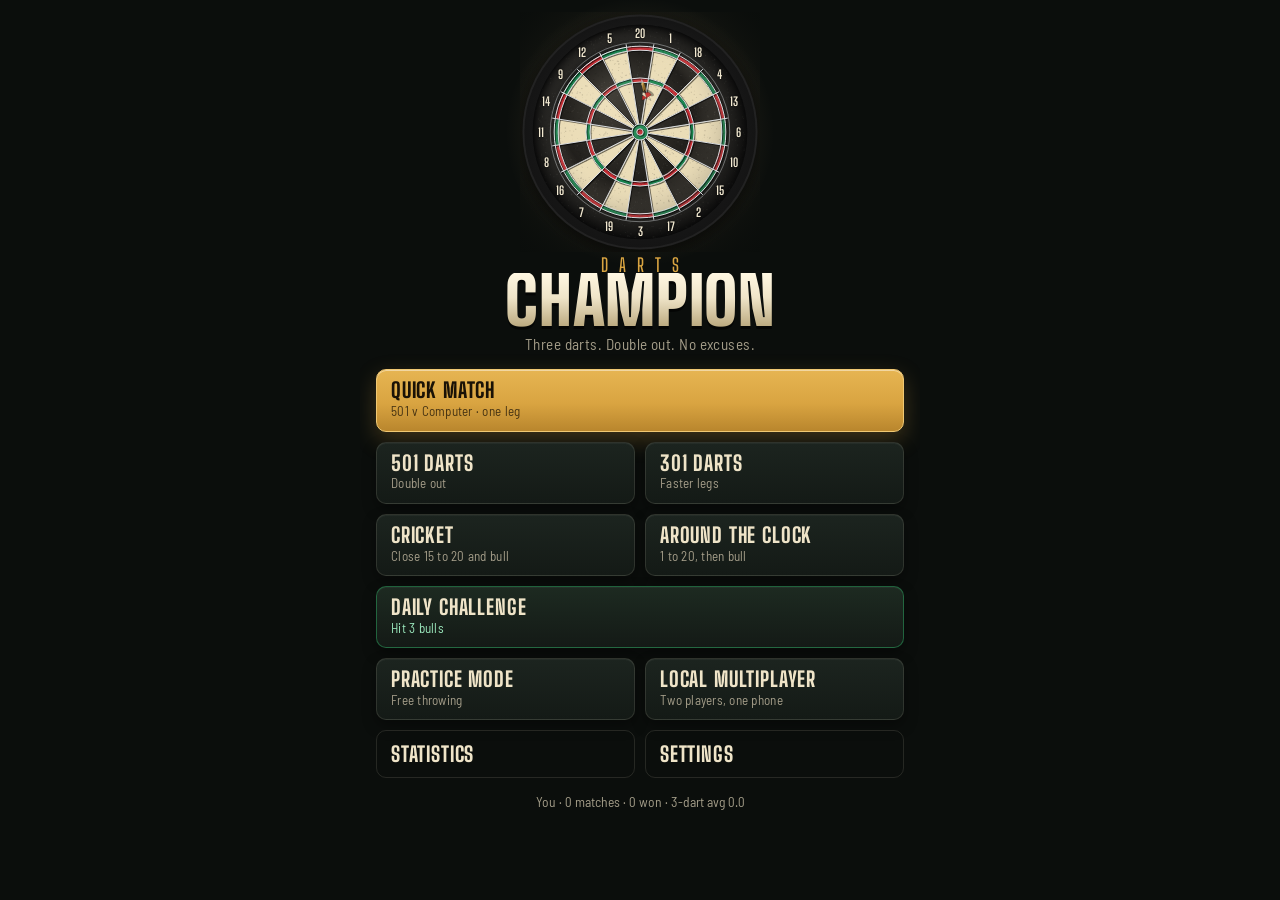
<file: darts-champion/index.html>
<!doctype html>
<html lang="en">
<head>
<meta charset="utf-8">
<meta name="viewport" content="width=device-width, initial-scale=1, maximum-scale=1, user-scalable=no, viewport-fit=cover">
<!--ARTIFACT-HEAD-START-->
<title>Darts Champion</title>
<meta name="claude:viewport-fit-sides" content="cover">
<link rel="preconnect" href="https://fonts.googleapis.com">
<link rel="preconnect" href="https://fonts.gstatic.com" crossorigin>
<link rel="stylesheet" href="https://fonts.googleapis.com/css2?family=Big+Shoulders+Display:wght@600;800;900&family=Barlow+Semi+Condensed:wght@400;500;600;700&display=swap">
<!--ARTIFACT-HEAD-END-->
<meta name="theme-color" content="#0b0e0c">
<meta name="apple-mobile-web-app-capable" content="yes">
<meta name="mobile-web-app-capable" content="yes">
<meta name="apple-mobile-web-app-status-bar-style" content="black-translucent">
<meta name="description" content="Darts Champion: a mobile darts game with 501, 301, Around the Clock and practice modes.">
<link rel="manifest" href="manifest.webmanifest">
<link rel="icon" href="icon.svg" type="image/svg+xml">
<link rel="apple-touch-icon" href="icon-180.png">
<link rel="stylesheet" href="style.css">
</head>
<body>
<!--ARTIFACT-BODY-START-->
<div id="app">

  <!-- ===== MAIN MENU ===== -->
  <section class="screen active" id="screen-menu" aria-label="Main menu">
    <div class="menu-hero">
      <div class="menu-board-wrap"><canvas id="menu-board" aria-hidden="true"></canvas></div>
      <h1 class="logo"><span class="logo-top">Darts</span><span class="logo-bottom">Champion</span></h1>
      <p class="tagline">Three darts. Double out. No excuses.</p>
    </div>
    <nav class="menu-grid">
      <button class="btn btn-primary btn-wide" data-action="quick"><span class="btn-title">Quick Match</span><span class="btn-sub">501 v Computer · one leg</span></button>
      <button class="btn" data-action="setup-501"><span class="btn-title">501 Darts</span><span class="btn-sub">Double out</span></button>
      <button class="btn" data-action="setup-301"><span class="btn-title">301 Darts</span><span class="btn-sub">Faster legs</span></button>
      <button class="btn" data-action="setup-cricket"><span class="btn-title">Cricket</span><span class="btn-sub">Close 15 to 20 and bull</span></button>
      <button class="btn" data-action="atc"><span class="btn-title">Around the Clock</span><span class="btn-sub">1 to 20, then bull</span></button>
      <button class="btn btn-daily btn-wide" data-action="daily" id="daily-btn"><span class="btn-title">Daily Challenge</span><span class="btn-sub" id="daily-sub">Today's puzzle</span></button>
      <button class="btn" data-action="practice"><span class="btn-title">Practice Mode</span><span class="btn-sub">Free throwing</span></button>
      <button class="btn" data-action="setup-local"><span class="btn-title">Local Multiplayer</span><span class="btn-sub">Two players, one phone</span></button>
      <button class="btn btn-quiet" data-action="stats"><span class="btn-title">Statistics</span></button>
      <button class="btn btn-quiet" data-action="settings"><span class="btn-title">Settings</span></button>
    </nav>
    <p class="menu-foot" id="menu-foot"></p>
  </section>

  <!-- ===== MATCH SETUP ===== -->
  <section class="screen" id="screen-setup" aria-label="Match setup">
    <header class="page-head">
      <button class="icon-btn" data-action="menu" aria-label="Back to menu"><svg viewBox="0 0 24 24"><path d="M15 5l-7 7 7 7"/></svg></button>
      <h2 id="setup-title">501 Darts</h2>
      <span class="head-spacer"></span>
    </header>
    <div class="page-body">
      <div class="field">
        <span class="field-label">Game</span>
        <div class="seg" id="setup-start"><button data-value="501">501</button><button data-value="301">301</button><button data-value="cricket">Cricket</button></div>
        <p class="field-help" id="setup-cricket-help" hidden>Close 20 to 15 and the bull with three marks each. Once a number is yours, extra marks score points until your opponent closes it. Close everything with the most points to win; after 20 rounds the higher score wins.</p>
      </div>
      <div class="field">
        <span class="field-label">Opponent</span>
        <div class="seg" id="setup-opponent"><button data-value="ai">Computer</button><button data-value="local">Friend on this phone</button></div>
      </div>
      <div class="field" id="setup-ai-field">
        <span class="field-label">Computer level</span>
        <div class="seg" id="setup-ai"><button data-value="beginner">Beginner</button><button data-value="intermediate">Intermediate</button><button data-value="pro">Professional</button></div>
        <p class="field-help" id="setup-ai-help"></p>
      </div>
      <div class="field" id="setup-name-field">
        <label class="field-label" for="setup-p2">Player 2 name</label>
        <input class="text-input" id="setup-p2" maxlength="14" autocomplete="off" value="Player 2">
      </div>
      <div class="field" id="setup-legs-field">
        <span class="field-label">Match length</span>
        <div class="seg" id="setup-legs"><button data-value="1">1 leg</button><button data-value="2">Best of 3</button><button data-value="3">Best of 5</button></div>
      </div>
      <div class="field">
        <span class="field-label">First to throw</span>
        <div class="seg" id="setup-first"><button data-value="0" id="setup-first-p1">You</button><button data-value="1" id="setup-first-p2">Opponent</button></div>
      </div>
      <button class="btn btn-primary btn-start" data-action="start-x01"><span class="btn-title">Game on</span></button>
    </div>
  </section>

  <!-- ===== GAME ===== -->
  <section class="screen" id="screen-game" aria-label="Game">
    <header class="game-top">
      <button class="icon-btn" data-action="pause" aria-label="Pause"><svg viewBox="0 0 24 24"><path d="M9 5v14M15 5v14"/></svg></button>
      <div class="game-title" id="game-title">501</div>
      <button class="icon-btn" data-action="history" aria-label="Score history"><svg viewBox="0 0 24 24"><path d="M5 6h14M5 12h14M5 18h9"/></svg></button>
      <button class="icon-btn" data-action="mute" id="mute-btn" aria-label="Mute sound"><svg viewBox="0 0 24 24"><path class="spk" d="M4 9h4l5-4v14l-5-4H4z"/><path class="wave" d="M16.5 8.5a5 5 0 010 7M19 6a8.5 8.5 0 010 12"/><path class="cross" d="M16 9l6 6M22 9l-6 6"/></svg></button>
    </header>
    <div id="scoreboard"></div>
    <div class="visitbar" id="visitbar">
      <div class="slots">
        <div class="slot" id="slot-0"><span class="slot-label">–</span><span class="slot-val"></span></div>
        <div class="slot" id="slot-1"><span class="slot-label">–</span><span class="slot-val"></span></div>
        <div class="slot" id="slot-2"><span class="slot-label">–</span><span class="slot-val"></span></div>
      </div>
      <div class="visit-total"><span class="vt-label">Visit</span><span class="vt-val" id="visit-total">0</span></div>
    </div>
    <div class="checkout" id="checkout"></div>
    <div class="board-wrap" id="board-wrap">
      <canvas id="board" aria-label="Dartboard. Touch and drag to aim, lift your finger to throw."></canvas>
      <div class="banner" id="banner" aria-live="assertive"></div>
      <div class="hint" id="hint" aria-live="polite"></div>
    </div>
    <div class="actionbar" id="actionbar"></div>
  </section>

  <!-- ===== STATISTICS ===== -->
  <section class="screen" id="screen-stats" aria-label="Statistics">
    <header class="page-head">
      <button class="icon-btn" data-action="menu" aria-label="Back to menu"><svg viewBox="0 0 24 24"><path d="M15 5l-7 7 7 7"/></svg></button>
      <h2>Statistics</h2>
      <span class="head-spacer"></span>
    </header>
    <div class="page-body" id="stats-body"></div>
  </section>

  <!-- ===== SETTINGS ===== -->
  <section class="screen" id="screen-settings" aria-label="Settings">
    <header class="page-head">
      <button class="icon-btn" data-action="settings-back" aria-label="Back"><svg viewBox="0 0 24 24"><path d="M15 5l-7 7 7 7"/></svg></button>
      <h2>Settings</h2>
      <span class="head-spacer"></span>
    </header>
    <div class="page-body">
      <h3 class="group-title">Player</h3>
      <div class="field">
        <label class="field-label" for="set-name">Your name</label>
        <input class="text-input" id="set-name" maxlength="14" autocomplete="off">
      </div>
      <div class="field">
        <span class="field-label">Your darts</span>
        <div class="swatches" id="set-darts"></div>
      </div>
      <div class="field">
        <span class="field-label">Board</span>
        <div class="swatches" id="set-theme"></div>
      </div>

      <h3 class="group-title">Throwing</h3>
      <div class="field">
        <span class="field-label">Throw difficulty</span>
        <div class="seg" id="set-throw"><button data-value="relaxed">Relaxed</button><button data-value="standard">Standard</button><button data-value="pro">Pro</button></div>
        <p class="field-help" id="set-throw-help"></p>
      </div>
      <div class="field">
        <span class="field-label">Throw style</span>
        <div class="seg" id="set-style"><button data-value="flick">Flick up</button><button data-value="lift">Lift to throw</button></div>
        <p class="field-help" id="set-style-help"></p>
      </div>
      <div class="field">
        <label class="field-label" for="set-sens">Aim sensitivity <output id="set-sens-out"></output></label>
        <input type="range" id="set-sens" min="0.35" max="1.2" step="0.05">
        <p class="field-help">Lower is finer. Your finger moves further for the same change of aim.</p>
      </div>
      <div class="field toggle-row">
        <label for="set-loupe">Zoom lens while aiming</label>
        <input type="checkbox" id="set-loupe" class="switch">
      </div>
      <div class="field">
        <span class="field-label">Default computer level</span>
        <div class="seg" id="set-ai"><button data-value="beginner">Beginner</button><button data-value="intermediate">Intermediate</button><button data-value="pro">Professional</button></div>
      </div>

      <h3 class="group-title">Sound &amp; feel</h3>
      <div class="field toggle-row">
        <label for="set-sound">Sound effects</label>
        <input type="checkbox" id="set-sound" class="switch">
      </div>
      <div class="field">
        <label class="field-label" for="set-volume">Volume <output id="set-volume-out"></output></label>
        <input type="range" id="set-volume" min="0" max="1" step="0.05">
      </div>
      <div class="field toggle-row">
        <label for="set-caller">Caller voice <small id="caller-note"></small></label>
        <input type="checkbox" id="set-caller" class="switch">
      </div>
      <div class="field toggle-row">
        <label for="set-ambience">Pub ambience</label>
        <input type="checkbox" id="set-ambience" class="switch">
      </div>
      <div class="field toggle-row">
        <label for="set-haptics">Vibration <small id="haptic-note"></small></label>
        <input type="checkbox" id="set-haptics" class="switch">
      </div>

      <h3 class="group-title">Data</h3>
      <button class="btn btn-danger" data-action="reset-stats"><span class="btn-title">Reset statistics</span></button>
    </div>
  </section>

  <!-- ===== OVERLAYS ===== -->
  <div class="overlay" id="overlay-pause" hidden>
    <div class="dialog" role="dialog" aria-modal="true" aria-labelledby="pause-title">
      <h2 id="pause-title">Paused</h2>
      <button class="btn btn-primary" data-action="resume"><span class="btn-title">Resume</span></button>
      <button class="btn" data-action="restart"><span class="btn-title">Restart</span></button>
      <button class="btn" data-action="settings"><span class="btn-title">Settings</span></button>
      <button class="btn btn-quiet" data-action="quit"><span class="btn-title">Main menu</span></button>
    </div>
  </div>

  <div class="overlay" id="overlay-confirm" hidden>
    <div class="dialog" role="alertdialog" aria-modal="true" aria-labelledby="confirm-title">
      <h2 id="confirm-title">Are you sure?</h2>
      <p id="confirm-text"></p>
      <div class="dialog-row">
        <button class="btn btn-quiet" id="confirm-no"><span class="btn-title">Cancel</span></button>
        <button class="btn btn-danger" id="confirm-yes"><span class="btn-title">Yes</span></button>
      </div>
    </div>
  </div>

  <div class="overlay overlay-win" id="overlay-win" hidden>
    <canvas id="confetti" aria-hidden="true"></canvas>
    <div class="dialog dialog-win" role="dialog" aria-modal="true" aria-labelledby="win-title">
      <p class="win-kicker" id="win-kicker">Game shot and the match</p>
      <h2 id="win-title">You win</h2>
      <div class="win-stats" id="win-stats"></div>
      <p class="win-unlock" id="win-unlock" hidden></p>
      <div class="dialog-row">
        <button class="btn btn-quiet" data-action="quit-now"><span class="btn-title">Menu</span></button>
        <button class="btn btn-primary" data-action="again"><span class="btn-title">Play again</span></button>
      </div>
    </div>
  </div>

  <div class="sheet" id="sheet-history" hidden>
    <div class="sheet-panel" role="dialog" aria-modal="true" aria-labelledby="history-title">
      <div class="sheet-head"><h2 id="history-title">Score history</h2><button class="icon-btn" data-action="close-sheet" aria-label="Close"><svg viewBox="0 0 24 24"><path d="M6 6l12 12M18 6L6 18"/></svg></button></div>
      <div class="sheet-body" id="history-body"></div>
    </div>
  </div>

  <div class="sheet" id="sheet-target" hidden>
    <div class="sheet-panel" role="dialog" aria-modal="true" aria-labelledby="target-title">
      <div class="sheet-head"><h2 id="target-title">Custom target</h2><button class="icon-btn" data-action="close-sheet" aria-label="Close"><svg viewBox="0 0 24 24"><path d="M6 6l12 12M18 6L6 18"/></svg></button></div>
      <div class="sheet-body">
        <span class="field-label">Number</span>
        <div class="num-grid" id="target-numbers"></div>
        <span class="field-label">Bed</span>
        <div class="seg" id="target-ring"><button data-value="any">Any</button><button data-value="S">Single</button><button data-value="D">Double</button><button data-value="T">Treble</button></div>
        <button class="btn btn-primary" data-action="apply-target"><span class="btn-title">Practise this</span></button>
      </div>
    </div>
  </div>
</div>

<script src="scoring.js"></script>
<script src="ai.js"></script>
<script src="challenges.js"></script>
<script src="audio.js"></script>
<script src="board.js"></script>
<script src="game.js"></script>
<!--ARTIFACT-BODY-END-->
</body>
</html>
</file>
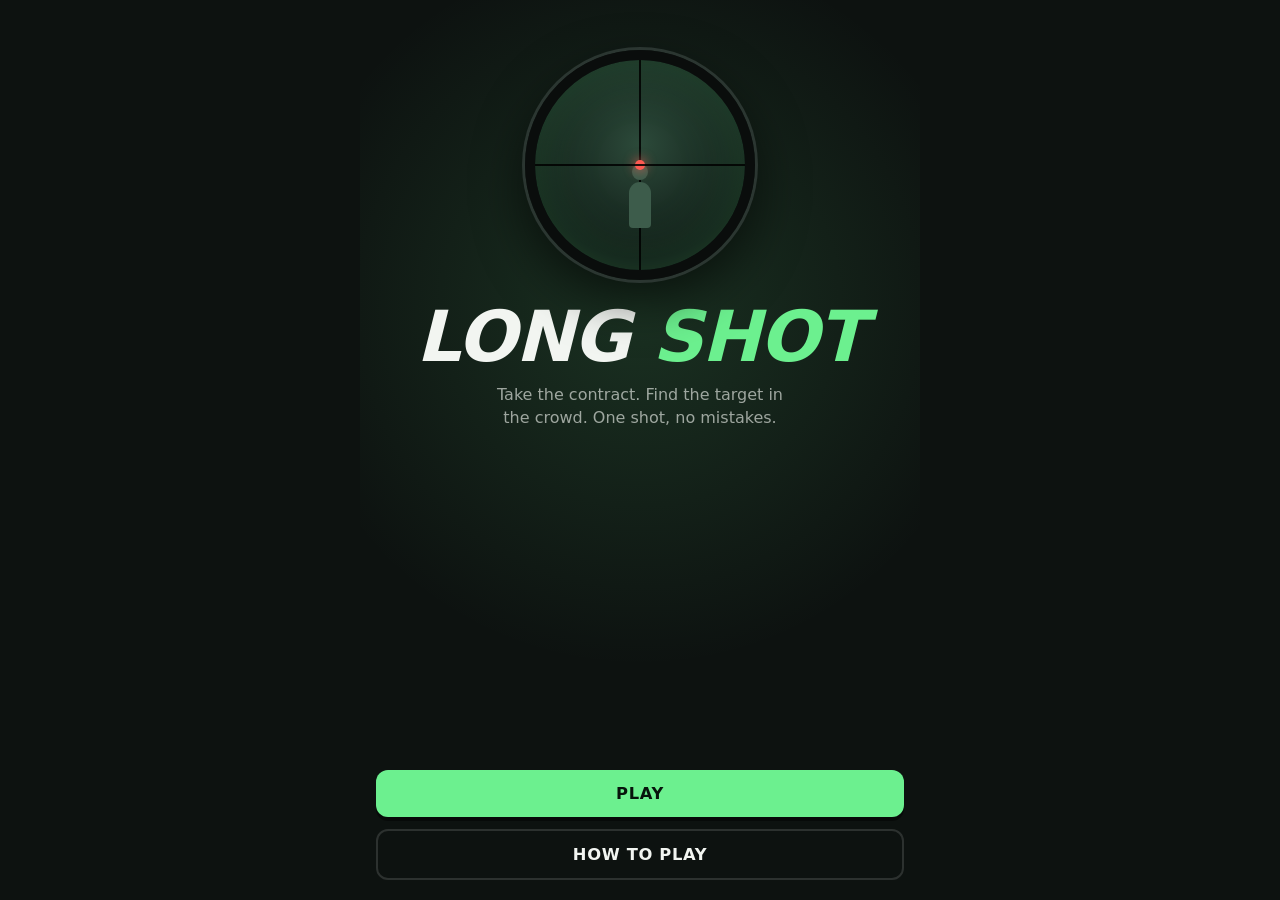
<file: long-shot/index.html>
<!doctype html>
<html lang="en">
<head>
<meta charset="utf-8">
<meta name="viewport" content="width=device-width, initial-scale=1, viewport-fit=cover, user-scalable=no">
<title>Long Shot</title>
<meta name="description" content="A sniper contracts game. Find the right target in the crowd, allow for wind and distance, take the shot, then spend your pay on upgrades.">
<meta name="theme-color" content="#0d1210">
<meta name="apple-mobile-web-app-capable" content="yes">
<meta name="mobile-web-app-capable" content="yes">
<meta name="apple-mobile-web-app-title" content="Long Shot">
<link rel="icon" type="image/png" href="../favicon.png">
<link rel="apple-touch-icon" href="../apple-touch-icon.png">
<style>
:root {
  --bg: #0d1210;
  --panel: #161d1a;
  --panel2: #1f2924;
  --line: rgba(255, 255, 255, .13);
  --ink: #f2f5f1;
  --muted: rgba(242, 245, 241, .62);
  --green: #6cf08f;
  --amber: #ffbf3c;
  --red: #ff5a52;
  --font: "Avenir Next", "Segoe UI", Roboto, "Helvetica Neue", system-ui, sans-serif;
  --mono: ui-monospace, "SF Mono", Menlo, Consolas, monospace;
}
* { box-sizing: border-box; -webkit-tap-highlight-color: transparent; }
html, body { margin: 0; min-height: 100%; background: var(--bg); color: var(--ink); font-family: var(--font); overscroll-behavior: none; -webkit-text-size-adjust: 100%; }
[hidden] { display: none !important; }
button { font: inherit; color: inherit; }
button:focus-visible { outline: 3px solid var(--amber); outline-offset: 2px; }
.wrap { max-width: 560px; margin: 0 auto; min-height: 100vh; min-height: 100dvh; display: flex; flex-direction: column;
  padding: calc(16px + env(safe-area-inset-top, 0px)) max(16px, env(safe-area-inset-right, 0px)) calc(20px + env(safe-area-inset-bottom, 0px)) max(16px, env(safe-area-inset-left, 0px)); }
.btn { display: inline-flex; align-items: center; justify-content: center; gap: 8px; border: 0; border-radius: 12px; padding: 14px 24px; font-weight: 900;
  font-size: 1.02rem; letter-spacing: .04em; text-transform: uppercase; background: var(--green); color: #07140c; cursor: pointer; box-shadow: 0 4px 0 rgba(0, 0, 0, .45); }
.btn:active { transform: translateY(2px); box-shadow: 0 2px 0 rgba(0, 0, 0, .45); }
.btn.ghost { background: transparent; color: var(--ink); border: 2px solid var(--line); box-shadow: none; }
.btn.amber { background: var(--amber); color: #1d1300; }
.btn.small { padding: 9px 14px; font-size: .82rem; border-radius: 10px; }
.btn.wide { width: 100%; }
.btn[disabled] { opacity: .4; cursor: not-allowed; transform: none; }
.label { font-size: .7rem; font-weight: 800; letter-spacing: .16em; text-transform: uppercase; color: var(--muted); }

/* title */
#title { justify-content: space-between; text-align: center;
  background: radial-gradient(circle at 50% 34%, rgba(108, 240, 143, .14), transparent 55%), var(--bg); }
.scopeart { width: 230px; height: 230px; margin: 34px auto 0; border-radius: 50%; position: relative; border: 10px solid #0a0d0c;
  box-shadow: 0 0 0 3px #2b3631, 0 0 60px rgba(108, 240, 143, .2) inset, 0 20px 50px rgba(0, 0, 0, .6);
  background: radial-gradient(circle at 50% 40%, #2c4a3a, #0f1a15 70%); overflow: hidden; }
.scopeart::before, .scopeart::after { content: ""; position: absolute; background: rgba(0, 0, 0, .85); }
.scopeart::before { left: 50%; top: 0; bottom: 0; width: 2px; margin-left: -1px; }
.scopeart::after { top: 50%; left: 0; right: 0; height: 2px; margin-top: -1px; }
.scopeart i { position: absolute; left: 50%; top: 50%; width: 10px; height: 10px; margin: -5px 0 0 -5px; border-radius: 50%; background: var(--red); box-shadow: 0 0 12px var(--red); }
.scopeart b { position: absolute; left: 50%; top: 58%; width: 22px; height: 46px; margin-left: -11px; border-radius: 11px 11px 4px 4px; background: #3d5c4b; }
.scopeart b::before { content: ""; position: absolute; left: 3px; top: -18px; width: 16px; height: 16px; border-radius: 50%; background: #3d5c4b; }
h1.logo { font-size: clamp(3rem, 15vw, 4.4rem); font-weight: 900; letter-spacing: -.02em; margin: 24px 0 0; line-height: .95; text-transform: uppercase; font-style: italic; }
h1.logo span { color: var(--green); }
.tagline { color: var(--muted); max-width: 30ch; margin: 12px auto 0; line-height: 1.45; }
.stack { display: grid; gap: 12px; margin-top: 22px; }

/* hub */
.hubtop { display: flex; align-items: center; gap: 10px; margin-bottom: 12px; }
.hubtop h2 { flex: 1; margin: 0; font-size: 1.35rem; text-transform: uppercase; letter-spacing: .04em; font-style: italic; }
.iconbtn { width: 42px; height: 42px; border-radius: 12px; border: 2px solid var(--line); background: var(--panel); display: grid; place-items: center; cursor: pointer; font-size: 1.05rem; flex: none; }
.stats { display: grid; grid-template-columns: 1fr 1fr; gap: 10px; margin-bottom: 12px; }
.stat { background: var(--panel); border: 1px solid var(--line); border-radius: 14px; padding: 10px 12px; }
.stat .v { font-family: var(--mono); font-size: 1.35rem; font-weight: 800; margin-top: 2px; }
.stat .v.money { color: var(--green); }
.rankbar { height: 6px; border-radius: 9px; background: rgba(255, 255, 255, .1); margin-top: 6px; overflow: hidden; }
.rankbar i { display: block; height: 100%; background: var(--amber); }
.tabs { display: grid; grid-template-columns: 1fr 1fr; gap: 6px; background: var(--panel); padding: 5px; border-radius: 14px; margin-bottom: 12px; }
.tab { border: 0; border-radius: 10px; padding: 10px; font-weight: 900; letter-spacing: .08em; text-transform: uppercase; font-size: .82rem; background: transparent; color: var(--muted); cursor: pointer; }
.tab[aria-selected="true"] { background: var(--panel2); color: var(--ink); }
.list { display: grid; gap: 10px; }
.card { background: var(--panel); border: 1px solid var(--line); border-radius: 16px; padding: 14px; }
.card.risky { border-color: rgba(255, 90, 82, .5); }
.card h3 { margin: 0; font-size: 1.08rem; display: flex; justify-content: space-between; gap: 10px; align-items: baseline; }
.card h3 small { font-family: var(--mono); color: var(--green); font-size: 1rem; }
.card p { margin: 6px 0 10px; color: var(--muted); font-size: .9rem; line-height: 1.4; }
.chips { display: flex; flex-wrap: wrap; gap: 6px; margin-bottom: 12px; }
.chip { font-size: .76rem; font-weight: 800; padding: 4px 8px; border-radius: 8px; background: rgba(255, 255, 255, .07); font-family: var(--mono); }
.chip.warn { background: rgba(255, 90, 82, .16); color: #ffb3ae; }
.chip.good { background: rgba(108, 240, 143, .14); color: var(--green); }
.cardrow { display: flex; align-items: center; justify-content: space-between; gap: 10px; }
.pips { display: flex; gap: 4px; }
.pips i { width: 16px; height: 6px; border-radius: 3px; background: rgba(255, 255, 255, .14); }
.pips i.on { background: var(--green); }
.note { color: var(--muted); font-size: .85rem; text-align: center; line-height: 1.4; margin-top: 12px; }

/* mission */
#game { position: fixed; inset: 0; background: #000; touch-action: none; user-select: none; -webkit-user-select: none; -webkit-touch-callout: none; }
#game canvas { position: absolute; inset: 0; width: 100%; height: 100%; display: block; }
.hud { position: absolute; left: 0; right: 0; top: 0; display: flex; gap: 8px; align-items: flex-start; pointer-events: none;
  padding: calc(10px + env(safe-area-inset-top, 0px)) max(10px, env(safe-area-inset-right, 0px)) 0 max(10px, env(safe-area-inset-left, 0px)); }
.hudbox { background: rgba(5, 9, 7, .72); border: 1px solid rgba(255, 255, 255, .14); border-radius: 12px; padding: 7px 10px; font-family: var(--mono); font-size: .8rem; font-weight: 700;
  backdrop-filter: blur(4px); -webkit-backdrop-filter: blur(4px); }
.hudbox b { color: var(--green); }
.hudbox.time.low b { color: var(--red); }
.brief { flex: 1; min-width: 0; display: flex; gap: 8px; align-items: center; }
#game .brief canvas { position: static; width: 44px; height: 54px; border-radius: 8px; background: #22302a; flex: none; }
.brief .txt { min-width: 0; font-family: var(--font); font-size: .78rem; line-height: 1.3; }
.brief .txt b { color: var(--amber); display: block; font-size: .7rem; letter-spacing: .12em; text-transform: uppercase; }
.brief .done { text-decoration: line-through; opacity: .5; }
.hudcol { display: grid; gap: 6px; justify-items: end; }
.ctrl { position: absolute; bottom: calc(18px + env(safe-area-inset-bottom, 0px)); display: flex; gap: 12px; align-items: flex-end; }
.ctrl.left { left: max(14px, env(safe-area-inset-left, 0px)); }
.ctrl.right { right: max(14px, env(safe-area-inset-right, 0px)); }
.round { width: 74px; height: 74px; border-radius: 50%; border: 3px solid rgba(255, 255, 255, .5); background: rgba(5, 9, 7, .6); color: #fff; font-weight: 900;
  font-size: .72rem; letter-spacing: .08em; display: grid; place-items: center; cursor: pointer; text-transform: uppercase; touch-action: none; position: relative; overflow: hidden; }
.round.fire { width: 92px; height: 92px; background: rgba(255, 90, 82, .85); border-color: #ffd0cc; font-size: .95rem; }
.round.on { background: rgba(108, 240, 143, .35); border-color: var(--green); }
.round .meter { position: absolute; left: 0; right: 0; bottom: 0; background: rgba(108, 240, 143, .35); pointer-events: none; }
.round span { position: relative; }
.round.sm { width: 56px; height: 56px; font-size: .56rem; letter-spacing: .02em; }
.hint { position: absolute; left: 50%; bottom: calc(130px + env(safe-area-inset-bottom, 0px)); transform: translateX(-50%); width: min(92vw, 420px); text-align: center;
  background: rgba(5, 9, 7, .78); border: 1px solid rgba(255, 255, 255, .16); border-radius: 14px; padding: 10px 14px; font-size: .9rem; line-height: 1.4; pointer-events: none; }
.toast { position: absolute; left: 50%; top: 42%; transform: translate(-50%, -50%); font-weight: 900; font-size: 1.5rem; letter-spacing: .08em; text-transform: uppercase;
  text-shadow: 0 3px 0 rgba(0, 0, 0, .6); pointer-events: none; white-space: nowrap; animation: pop .9s ease forwards; }
@keyframes pop { 0% { opacity: 0; transform: translate(-50%, -30%) scale(.8); } 15% { opacity: 1; transform: translate(-50%, -50%) scale(1.06); } 80% { opacity: 1; } 100% { opacity: 0; transform: translate(-50%, -60%); } }

/* overlays */
.overlay { position: fixed; inset: 0; background: rgba(2, 5, 4, .78); display: flex; align-items: center; justify-content: center; z-index: 30;
  padding: max(16px, env(safe-area-inset-top, 0px)) 16px max(16px, env(safe-area-inset-bottom, 0px)); }
.panel { width: min(100%, 440px); max-height: 100%; overflow: auto; background: var(--panel); border: 1px solid var(--line); border-radius: 20px; padding: 20px; }
.panel h2 { margin: 0 0 4px; font-size: 1.6rem; text-transform: uppercase; font-style: italic; letter-spacing: .02em; }
.panel h2.ok { color: var(--green); } .panel h2.bad { color: var(--red); }
.panel p { color: var(--muted); line-height: 1.45; margin: 6px 0 12px; }
.rows { display: grid; gap: 2px; margin: 10px 0 16px; font-family: var(--mono); font-size: .9rem; }
.rows div { display: flex; justify-content: space-between; padding: 7px 0; border-bottom: 1px solid var(--line); }
.rows div.total { font-weight: 900; color: var(--green); border-bottom: 0; font-size: 1.05rem; }
.help h4 { margin: 14px 0 4px; color: var(--amber); text-transform: uppercase; font-size: .8rem; letter-spacing: .12em; }
.help ul { margin: 0; padding-left: 18px; color: var(--muted); line-height: 1.5; font-size: .92rem; }
@media (prefers-reduced-motion: reduce) { .toast { animation: none; } }
</style>
</head>
<body>

<section class="wrap" id="title">
  <div>
    <div class="scopeart" aria-hidden="true"><b></b><i></i></div>
    <h1 class="logo">Long <span>Shot</span></h1>
    <p class="tagline">Take the contract. Find the target in the crowd. One shot, no mistakes.</p>
  </div>
  <div class="stack">
    <button class="btn wide" id="playBtn" type="button">Play</button>
    <button class="btn ghost wide" id="howBtn" type="button">How to play</button>
  </div>
</section>

<section class="wrap" id="hub" hidden>
  <div class="hubtop">
    <button class="iconbtn" id="hubBack" type="button" aria-label="Back to title">←</button>
    <h2>Safehouse</h2>
    <button class="iconbtn" id="soundBtn" type="button" aria-label="Sound on">🔊</button>
    <button class="iconbtn" id="hubHelp" type="button" aria-label="How to play">?</button>
  </div>
  <div class="stats">
    <div class="stat"><div class="label">Cash</div><div class="v money" id="cash"></div></div>
    <div class="stat"><div class="label" id="rankName"></div><div class="v" id="repText"></div><div class="rankbar"><i id="rankBar"></i></div></div>
  </div>
  <div class="tabs" role="tablist">
    <button class="tab" role="tab" id="tabC" type="button" aria-selected="true">Contracts</button>
    <button class="tab" role="tab" id="tabA" type="button" aria-selected="false">Armoury</button>
  </div>
  <div class="list" id="contracts"></div>
  <div class="list" id="armoury" hidden></div>
  <div class="note" id="hubNote"></div>
</section>

<div id="game" hidden>
  <canvas id="cv"></canvas>
  <div class="hud">
    <div class="hudbox brief" id="brief"></div>
    <div class="hudcol">
      <div class="hudbox time" id="timeBox">⏱ <b id="timeText"></b></div>
      <div class="hudbox">⦿ <b id="ammoText"></b></div>
      <div class="hudbox" id="windBox"></div>
      <div class="hudbox">↦ <b id="distText"></b></div>
    </div>
  </div>
  <div class="ctrl left" id="ctrlL" hidden>
    <button class="round" id="breathBtn" type="button" aria-label="Hold breath"><div class="meter" id="breathMeter"></div><span>Hold<br>breath</span></button>
  </div>
  <div class="ctrl right" id="ctrlR" hidden>
    <div style="display:grid;gap:10px;justify-items:center">
      <button class="round sm" id="thermalBtn" type="button" hidden><span>Thermal</span></button>
      <button class="round sm" id="unscopeBtn" type="button" aria-label="Zoom out"><span>Zoom<br>out</span></button>
    </div>
    <button class="round fire" id="fireBtn" type="button"><span>Fire</span></button>
  </div>
  <div class="hint" id="hint"></div>
  <div id="toasts"></div>
</div>

<div class="overlay" id="overlay" hidden><div class="panel" id="panel" role="dialog" aria-modal="true"></div></div>

<script>
(function () {
  "use strict";
  const $ = (id) => document.getElementById(id);
  function el(tag, cls, text) { const e = document.createElement(tag); if (cls) e.className = cls; if (text != null) e.textContent = text; return e; }
  const clamp = (v, a, b) => Math.max(a, Math.min(b, v));
  const rnd = (a, b) => a + Math.random() * (b - a);
  const pick = (a) => a[Math.floor(Math.random() * a.length)];
  const fmt$ = (n) => "$" + Math.round(n).toLocaleString("en-GB");
  const KEY = "long-shot";
  const TEST = /[?&]test\b/.test(location.search);

  // ---------- save
  let save = { cash: 0, rep: 0, best: 0, up: {}, board: null, done: 0, failed: 0, sound: true, seenHelp: false };
  try { save = Object.assign(save, JSON.parse(localStorage.getItem(KEY) || "{}")); } catch (e) {}
  function persist() { try { localStorage.setItem(KEY, JSON.stringify(save)); } catch (e) {} }

  // ---------- ranks and upgrades
  const RANKS = [[0, "Rookie"], [60, "Marksman"], [160, "Sharpshooter"], [320, "Specialist"], [560, "Ghost"], [900, "Phantom"], [1400, "Legend"]];
  function rankIndex(rep) { let i = 0; RANKS.forEach((r, k) => { if (rep >= r[0]) i = k; }); return i; }
  const UPGRADES = [
    { id: "scope", name: "Scope", icon: "🔭", desc: "More zoom, so you can pick out details from further away.", costs: [700, 1800, 4200], vals: [3, 4.2, 5.6, 7.5] },
    { id: "stab", name: "Stabiliser", icon: "🎯", desc: "Less sway when you aim.", costs: [600, 1500, 3600], vals: [1, 0.74, 0.54, 0.36] },
    { id: "breath", name: "Breath control", icon: "🫁", desc: "Hold your breath for longer.", costs: [500, 1300, 3000], vals: [1.8, 3, 4.5, 6.5] },
    { id: "rifle", name: "Rifle", icon: "⚡", desc: "Faster bullets: less drop, less drift, less leading.", costs: [900, 2400, 5200], vals: [1, 1.3, 1.65, 2.1] },
    { id: "mag", name: "Magazine", icon: "🧰", desc: "More shots per contract.", costs: [400, 1100, 2600], vals: [3, 4, 5, 6] },
    { id: "silencer", name: "Silencer", icon: "🤫", desc: "Only people near the shot hear it, so the crowd doesn't panic.", costs: [1800], vals: [0, 1] },
    { id: "dossier", name: "Dossier photos", icon: "🗂️", desc: "A photo of every target in your briefing.", costs: [1500], vals: [0, 1] },
    { id: "thermal", name: "Thermal scope", icon: "🌡️", desc: "See people glowing in the dark. Great for night contracts.", costs: [2800], vals: [0, 1] },
    { id: "ballistic", name: "Ballistics computer", icon: "🧮", desc: "Shows where the bullet will land after wind and drop.", costs: [4500], vals: [0, 1] },
    { id: "facial", name: "Target recognition", icon: "🧠", desc: "Tells you if the person in your crosshair is a target.", costs: [7000], vals: [0, 1] },
  ];
  const UP = Object.fromEntries(UPGRADES.map((u) => [u.id, u]));
  const lvl = (id) => save.up[id] || 0;
  const val = (id) => UP[id].vals[Math.min(lvl(id), UP[id].vals.length - 1)];

  // ---------- looks
  const SKINS = ["#f1c7a1", "#d9a37b", "#b67a54", "#8a5636", "#5e3a24"];
  const HAIRS = { black: "#1d1a19", brown: "#6b4426", blonde: "#e6c46c", ginger: "#c2602a", grey: "#a8a8a8" };
  const COLS = { red: "#d6332b", blue: "#2f62d6", green: "#2f9a52", yellow: "#efc22b", white: "#eeeeee", black: "#222426", grey: "#8a8f94", purple: "#7a44c9", orange: "#ec7a24", pink: "#ec6fa6" };
  const HATS = ["none", "cap", "fedora", "beanie"];
  const HAT_NAMES = { cap: "cap", fedora: "hat", beanie: "beanie" };
  function randomLook() {
    return { skin: pick(SKINS), hair: pick(Object.keys(HAIRS)), hat: Math.random() < 0.55 ? "none" : pick(HATS.slice(1)), hatC: pick(Object.keys(COLS)),
      top: pick(Object.keys(COLS)), legs: pick(["#2b2f3a", "#3b3226", "#22252a", "#4a5568", "#1f3b63"]), acc: Math.random() < 0.65 ? "none" : pick(["briefcase", "glasses"]) };
  }
  // Clues: facts that only the target matches.
  function clueList(look, kind) {
    const c = [];
    c.push(look.hat === "none" ? { k: "hat", v: "none", t: "no hat" } : { k: "hat", v: look.hat + look.hatC, t: look.hatC + " " + HAT_NAMES[look.hat] });
    c.push({ k: "top", v: look.top, t: look.top + " top" });
    c.push({ k: "hair", v: look.hair, t: look.hair + " hair" });
    if (look.acc === "glasses") c.push({ k: "acc", v: "glasses", t: "sunglasses" });
    if (look.acc === "briefcase" && kind !== "window") c.push({ k: "acc", v: "briefcase", t: "briefcase" });
    return c;
  }
  function matches(look, clues) {
    return clues.every((c) => c.k === "hat" ? (look.hat === "none" ? "none" : look.hat + look.hatC) === c.v : c.k === "acc" ? look.acc === c.v : look[c.k] === c.v);
  }

  // ---------- the three locations
  const W = 1000, H = 1380;
  const ROOF = 170, FLOOR_H = 150, BLD_L = 120, BLD_R = 880, DOOR_X = 500;
  const floorTop = (i) => ROOF + i * FLOOR_H;
  const balconyY = (i) => floorTop(i) + FLOOR_H - 8;
  const CITY_WIN = [];
  [0, 2, 4, 5].forEach((f) => [160, 335, 510, 685].forEach((x) => CITY_WIN.push({ x, y: floorTop(f) + 25, w: 115, h: 100 })));
  // Spots are where people can be. mode: cross (walk across and away), wander (pace about), sit. layer: higher is nearer to you.
  const MAPS = {
    city: {
      name: "City", icon: "🏙️", places: ["Kingsway Street", "Market Square", "The Old Exchange", "Union Street"],
      windows: CITY_WIN, lamps: [80, 330, 670, 920], lampY: 1150, roads: [1300, 1360],
      spots: {
        roof: { y: ROOF, min: 190, max: 740, exits: [790], layer: 2, mode: "wander", w: 0.08 },
        bal1: { y: balconyY(1), min: 170, max: 830, exits: [160], layer: 2, rail: 16, mode: "wander", w: 0.09 },
        bal3: { y: balconyY(3), min: 170, max: 830, exits: [840], layer: 2, rail: 16, mode: "wander", w: 0.09 },
        st0: { y: 1212, min: -60, max: W + 60, exits: [-60, DOOR_X, W + 60], layer: 4, mode: "cross", w: 0.22 },
        st1: { y: 1236, min: -60, max: W + 60, exits: [-60, DOOR_X, W + 60], layer: 4.1, mode: "cross", w: 0.22 },
      },
      winW: 0.3, vip: "st1", covers: [{ x: 660, y: 1138, w: 52, h: 74, layer: 4.05 }],
    },
    harbour: {
      name: "Harbour", icon: "⚓", places: ["Dockside", "Old Harbour", "Pier 9", "The Container Port"],
      windows: [655, 725, 795].map((x) => ({ x, y: 430, w: 55, h: 55 })), lamps: [80, 360, 640, 920], lampY: 1040, roads: [1180, 1240],
      spots: {
        bridge: { y: 400, min: 655, max: 845, exits: [], layer: 2, rail: 10, mode: "wander", w: 0.06 },
        deck: { y: 600, min: 95, max: 620, exits: [95], layer: 2.5, rail: 14, mode: "wander", w: 0.18 },
        contA: { y: 860, min: 135, max: 325, exits: [], layer: 3, mode: "wander", w: 0.08 },
        contB: { y: 860, min: 655, max: 865, exits: [], layer: 3, mode: "wander", w: 0.08 },
        q0: { y: 1045, min: -60, max: W + 60, exits: [-60, W + 60], layer: 4, mode: "cross", w: 0.24 },
        q1: { y: 1085, min: -60, max: W + 60, exits: [-60, W + 60], layer: 4.1, mode: "cross", w: 0.24 },
      },
      winW: 0.08, vip: "q1", covers: [{ x: 430, y: 1003, w: 110, h: 42, layer: 4.05 }],
    },
    park: {
      name: "Park", icon: "🌳", places: ["Victoria Park", "Riverside Gardens", "The Botanic Gardens", "Queen's Park"],
      windows: [625, 735, 845].map((x) => ({ x, y: 640, w: 85, h: 90 })), lamps: [250, 640, 900], lampY: 1140, roads: [],
      seats: [110, 172, 690, 752, 862, 924].map((x) => ({ x, y: 1060 })),
      spots: {
        terrace: { y: 560, min: 625, max: 935, exits: [950], layer: 2, rail: 14, mode: "wander", w: 0.14 },
        p0: { y: 930, min: -60, max: W + 60, exits: [-60, W + 60], layer: 4, mode: "cross", w: 0.26 },
        sit: { y: 1060, layer: 4.2, mode: "sit", exits: [-60, W + 60], w: 0.2 },
        p1: { y: 1200, min: -60, max: W + 60, exits: [-60, W + 60], layer: 4.4, mode: "cross", w: 0.3 },
      },
      winW: 0.1, vip: "p1",
      covers: [{ x: 140, y: 860, w: 20, h: 100, layer: 4.05 }, { cx: 150, cy: 830, r: 75, layer: 4.05 },
        { x: 410, y: 860, w: 20, h: 100, layer: 4.05 }, { cx: 420, cy: 822, r: 70, layer: 4.05 }],
    },
  };

  // ---------- contracts
  const CODES = ["Nightjar", "Copperhead", "Blackwater", "Kestrel", "Iron Gate", "Red Lantern", "Silver Fox", "Glass Tower", "Old Harbour", "Paper Crown", "Low Tide",
    "Northwind", "Cold Coffee", "Stray Dog", "Last Orders", "Long Night", "Blue Heron", "Dead Drop", "Quiet Room", "Black Swan"];
  const VILLAINS = ["a smuggling boss", "a crooked arms dealer", "a hacker selling state secrets", "a jewel thief", "a gang enforcer", "a corrupt banker",
    "a forger flooding the city with fake cash", "a spy selling secrets", "a double agent", "a racketeer", "a cyber-criminal", "a black-market kingpin"];
  const CAR_TYPES = ["car", "van", "pickup"];
  const CAR_COLS = { red: "#c83a2e", blue: "#2c5bc4", white: "#e8e8e8", black: "#1e1f22", green: "#2f8a4c", silver: "#a9b0b8", yellow: "#e5b92c" };
  const TYPES = {
    elim: { name: "Eliminate", icon: "🎯" },
    overwatch: { name: "Overwatch", icon: "🛡️" },
    getaway: { name: "Getaway", icon: "🚗" },
    precision: { name: "Precision", icon: "💻" },
  };
  function genContract(L, risky, type) {
    L = Math.max(0, L);
    const types = L === 0 ? ["elim", "elim", "overwatch"] : L === 1 ? ["elim", "elim", "overwatch", "getaway"] : ["elim", "elim", "overwatch", "getaway", "precision"];
    type = type || (save.done === 0 ? "elim" : pick(types));
    const map = save.done === 0 ? "city" : type === "getaway" ? pick(["city", "harbour"]) : pick(["city", "harbour", "park"]);
    const scene = L >= 2 && Math.random() < 0.3 ? "night" : L >= 1 && Math.random() < 0.35 ? "dusk" : "day";
    const n = type !== "elim" ? 1 : L >= 4 && Math.random() < 0.3 ? 3 : L >= 2 && Math.random() < 0.4 ? 2 : 1;
    const attackers = type === "overwatch" ? 2 + (L >= 3 ? 1 : 0) + (L >= 5 ? 1 : 0) : 0;
    const dist = Math.round((200 + L * 75 + rnd(0, 140)) / 10) * 10;
    const wind = L === 0 ? 0 : Math.round(rnd(0.3, 1 + L * 0.75) * 10) / 10 * (Math.random() < 0.5 ? -1 : 1);
    const time = type === "getaway" ? 32 : type === "overwatch" ? 60 : type === "precision" ? Math.max(35, 60 - L * 4) : Math.max(35, 75 - L * 5 - (n - 1) * 4);
    const crowd = Math.min(40, 16 + L * 3);
    const car = type === "getaway" ? { type: pick(CAR_TYPES), color: pick(Object.keys(CAR_COLS)) } : null;
    const extra = { elim: (n - 1) * 700, overwatch: attackers * 300, getaway: 450, precision: 600 }[type];
    const pay = Math.round((450 + L * 400 + dist * 1.4 + Math.abs(wind) * 150 + extra + (scene === "night" ? 600 : 0)) * rnd(0.9, 1.15) / 10) * 10;
    const taken = (save.board || []).map((x) => x.code);
    return { v: 2, id: Date.now().toString(36) + Math.floor(Math.random() * 1e6).toString(36), code: pick(CODES.filter((x) => !taken.includes(x))), villain: pick(VILLAINS),
      type, map, place: pick(MAPS[map].places), L, risky: !!risky, scene, n, attackers, dist, wind, time, crowd, car, pay, rep: 10 + L * 6 + (n - 1) * 6 + (type === "elim" ? 0 : 4) };
  }
  function freshBoard() {
    const L = rankIndex(save.rep);
    save.board = [];
    const a = genContract(L - 1), b = genContract(L), c = genContract(L + 1, true);
    if (b.type === a.type && L >= 1) Object.assign(b, genContract(L, false, pick(["overwatch", "getaway", "precision"].filter((t) => L >= 2 || t !== "precision"))));
    [a, b, c].forEach((x) => { x.code = pick(CODES.filter((y) => !save.board.some((z) => z.code === y))); save.board.push(x); });
    persist();
  }
  function describe(c) {
    if (c.type === "overwatch") return "A witness is walking to a safe house. " + c.attackers + " assassins are hiding in the crowd. Stop them when they make their move.";
    if (c.type === "getaway") return "A getaway driver in a " + c.car.color + " " + c.car.type + " is about to escape. Shoot one of its tyres.";
    if (c.type === "precision") return "A hacker is uploading stolen files. Destroy their laptop without hurting anyone.";
    return (c.n > 1 ? c.n + " targets, all working for " : "Target: ") + c.villain + ".";
  }

  // ---------- audio
  let ac = null;
  function audio() { if (!ac) { try { ac = new (window.AudioContext || window.webkitAudioContext)(); } catch (e) {} } if (ac && ac.state === "suspended") ac.resume(); return ac; }
  function noise(dur, vol, freq) {
    if (!save.sound) return; const a = audio(); if (!a) return;
    const len = Math.floor(a.sampleRate * dur), buf = a.createBuffer(1, len, a.sampleRate), d = buf.getChannelData(0);
    for (let i = 0; i < len; i++) d[i] = (Math.random() * 2 - 1) * Math.pow(1 - i / len, 3);
    const s = a.createBufferSource(); s.buffer = buf;
    const f = a.createBiquadFilter(); f.type = "lowpass"; f.frequency.value = freq;
    const g = a.createGain(); g.gain.value = vol;
    s.connect(f); f.connect(g); g.connect(a.destination); s.start();
  }
  function tone(freqs, dur, type) {
    if (!save.sound) return; const a = audio(); if (!a) return;
    freqs.forEach((fq, i) => {
      const o = a.createOscillator(), g = a.createGain(); o.type = type || "triangle"; o.frequency.value = fq;
      const t = a.currentTime + i * dur; g.gain.setValueAtTime(0.0001, t); g.gain.exponentialRampToValueAtTime(0.18, t + 0.02); g.gain.exponentialRampToValueAtTime(0.0001, t + dur);
      o.connect(g); g.connect(a.destination); o.start(t); o.stop(t + dur + 0.02);
    });
  }
  const sfx = {
    shot: () => (val("silencer") ? noise(0.18, 0.5, 900) : noise(0.55, 1.1, 2600)),
    click: () => tone([180], 0.06, "square"),
    hit: () => tone([660, 880], 0.08),
    alert: () => tone([880, 660], 0.09, "square"),
    win: () => tone([523, 659, 784, 1046], 0.12),
    fail: () => tone([330, 247, 196], 0.18, "sawtooth"),
  };
  function buzz(p) { try { if (navigator.vibrate) navigator.vibrate(p); } catch (e) {} }

  // ---------- screens
  function show(id) { ["title", "hub"].forEach((s) => { $(s).hidden = s !== id; }); $("game").hidden = id !== "game"; window.scrollTo(0, 0); }

  let tab = "c";
  function renderHub() {
    if (!save.board || save.board.some((c) => c.v !== 2)) freshBoard();
    show("hub");
    $("cash").textContent = fmt$(save.cash);
    const ri = rankIndex(save.rep), next = RANKS[ri + 1];
    $("rankName").textContent = "Rank: " + RANKS[ri][1];
    $("repText").textContent = save.rep + " rep";
    $("rankBar").style.width = next ? ((save.rep - RANKS[ri][0]) / (next[0] - RANKS[ri][0]) * 100) + "%" : "100%";
    $("soundBtn").textContent = save.sound ? "🔊" : "🔇"; $("soundBtn").setAttribute("aria-label", save.sound ? "Sound on" : "Sound off");
    $("tabC").setAttribute("aria-selected", String(tab === "c")); $("tabA").setAttribute("aria-selected", String(tab === "a"));
    $("contracts").hidden = tab !== "c"; $("armoury").hidden = tab !== "a";
    tab === "c" ? renderContracts() : renderArmoury();
    $("hubNote").textContent = tab === "c" ? (next ? (next[0] - save.rep) + " rep to " + next[1] + ". Higher ranks bring bigger contracts." : "You're a Legend. Every contract pays top rates.")
      : "Upgrades are yours for good.";
  }
  function renderContracts() {
    const box = $("contracts"); box.replaceChildren();
    save.board.forEach((c) => {
      const card = el("div", "card" + (c.risky ? " risky" : ""));
      const h = el("h3"); h.append(TYPES[c.type].icon + " Operation " + c.code); h.appendChild(el("small", null, fmt$(c.pay))); card.appendChild(h);
      card.appendChild(el("p", null, describe(c) + " Location: " + c.place + "."));
      const chips = el("div", "chips");
      const chip = (t, cls) => chips.appendChild(el("span", "chip" + (cls ? " " + cls : ""), t));
      chip(TYPES[c.type].name, "good");
      chip(MAPS[c.map].icon + " " + MAPS[c.map].name);
      chip(["☀️ Day", "🌆 Dusk", "🌙 Night"][["day", "dusk", "night"].indexOf(c.scene)], c.scene === "night" && !val("thermal") ? "warn" : "");
      chip("↦ " + c.dist + " m");
      chip("💨 " + (c.wind ? Math.abs(c.wind) + " m/s " + (c.wind > 0 ? "→" : "←") + (c.L >= 2 ? " gusty" : "") : "calm"), Math.abs(c.wind) >= 3 ? "warn" : "");
      chip("⏱ " + c.time + "s");
      chip("+" + c.rep + " rep", "good");
      if (c.risky) chip("Risky", "warn");
      card.appendChild(chips);
      const row = el("div", "cardrow");
      const pips = el("div", "pips"); pips.setAttribute("aria-label", "Difficulty " + (c.L + 1));
      for (let i = 0; i < 7; i++) pips.appendChild(el("i", i <= c.L ? "on" : ""));
      row.appendChild(pips);
      const b = el("button", "btn small", "Accept"); b.type = "button"; b.onclick = () => startMission(c);
      row.appendChild(b); card.appendChild(row);
      box.appendChild(card);
    });
    const re = el("button", "btn ghost wide small", "New contracts (" + fmt$(100) + ")"); re.type = "button";
    re.disabled = save.cash < 100;
    re.onclick = () => { save.cash -= 100; freshBoard(); renderHub(); };
    box.appendChild(re);
  }
  function renderArmoury() {
    const box = $("armoury"); box.replaceChildren();
    UPGRADES.forEach((u) => {
      const L = lvl(u.id), max = u.costs.length, cost = u.costs[L];
      const card = el("div", "card");
      const h = el("h3"); h.append(u.icon + " " + u.name); if (L < max) h.appendChild(el("small", null, fmt$(cost))); card.appendChild(h);
      card.appendChild(el("p", null, u.desc));
      const row = el("div", "cardrow");
      const pips = el("div", "pips"); pips.setAttribute("aria-label", "Level " + L + " of " + max);
      for (let i = 0; i < max; i++) pips.appendChild(el("i", i < L ? "on" : ""));
      row.appendChild(pips);
      if (L >= max) row.appendChild(el("span", "chip good", "Maxed"));
      else {
        const b = el("button", "btn small" + (save.cash >= cost ? "" : " ghost"), save.cash >= cost ? "Buy" : "Need " + fmt$(cost - save.cash)); b.type = "button";
        b.disabled = save.cash < cost;
        b.onclick = () => { save.cash -= cost; save.up[u.id] = L + 1; persist(); sfx.hit(); buzz(20); renderHub(); };
        row.appendChild(b);
      }
      card.appendChild(row); box.appendChild(card);
    });
  }
  $("tabC").onclick = () => { tab = "c"; renderHub(); };
  $("tabA").onclick = () => { tab = "a"; renderHub(); };
  $("hubBack").onclick = () => show("title");
  $("soundBtn").onclick = () => { save.sound = !save.sound; persist(); renderHub(); };
  $("playBtn").onclick = () => { audio(); renderHub(); };
  $("howBtn").onclick = () => openHelp();
  $("hubHelp").onclick = () => openHelp();

  function openOverlay(build) { const p = $("panel"); p.replaceChildren(); p.classList.remove("help"); build(p); $("overlay").hidden = false; const b = p.querySelector("button"); if (b) b.focus({ preventScroll: true }); }
  function closeOverlay() { $("overlay").hidden = true; }
  function openHelp(after) {
    openOverlay((p) => {
      p.classList.add("help");
      p.appendChild(el("h2", null, "How to play"));
      const add = (h, items) => { p.appendChild(el("h4", null, h)); const ul = el("ul"); items.forEach((t) => ul.appendChild(el("li", null, t))); p.appendChild(ul); };
      add("Contracts", ["🎯 Eliminate: find the person matching the clues.", "🛡️ Overwatch: protect the witness (green). Stop attackers the moment they reveal themselves (red !).",
        "🚗 Getaway: shoot a tyre on the right car before it leaves.", "💻 Precision: hit the hacker's laptop, not the hacker."]);
      add("Finding people", ["From far away everyone is a silhouette. Tap the scene to look through the scope and check hats, tops, hair, sunglasses and briefcases.",
        "On bigger jobs the last clue arrives during the mission.", "Trees, crates and boards can block your shot."]);
      add("Taking the shot", ["Drag to aim. Hold your breath to steady the scope, then tap Fire.", "Bullets take time to arrive: lead moving targets and allow for wind (it gusts on harder jobs). The marks on the crosshair help.",
        "Never hit a bystander: the contract is cancelled."]);
      add("Don't let them escape", ["Miss and the crowd panics. Your target runs or ducks out of sight. A silencer keeps people calm.", "Run out of time or bullets and the job fails."]);
      add("Upgrade", ["Spend your pay in the Armoury: better scope, steadier aim, faster bullets, a silencer and more."]);
      const b = el("button", "btn wide", "Got it"); b.type = "button"; b.style.marginTop = "18px";
      b.onclick = () => { closeOverlay(); save.seenHelp = true; persist(); if (after) after(); };
      p.appendChild(b);
    });
  }

  // ---------- canvas
  let cv = $("cv"), ctx = cv.getContext("2d"), dpr = 1, sw = 0, sh = 0;
  function resize() {
    dpr = Math.min(window.devicePixelRatio || 1, 2); sw = window.innerWidth; sh = window.innerHeight;
    cv.width = Math.round(sw * dpr); cv.height = Math.round(sh * dpr);
  }
  window.addEventListener("resize", resize);
  const baseScale = () => Math.min(sw / W, sh / H) * 0.98;

  // ---------- the mission
  let M = null, pid = 0;
  function makePerson(spotId, look, opts) {
    return Object.assign({ id: ++pid, spot: spotId, look, state: "idle", dir: Math.random() < 0.5 ? -1 : 1, t: rnd(0, 3), walk: rnd(0, 6), speed: rnd(18, 32), alpha: 1, away: 0 }, opts || {});
  }
  function chooseSpot(map, allowWin) {
    const entries = Object.entries(map.spots).map(([id, s]) => [id, s.w]);
    if (allowWin) entries.push(["win", map.winW]);
    let r = Math.random() * entries.reduce((t, e) => t + e[1], 0);
    for (const [id, w] of entries) { r -= w; if (r <= 0) return id; }
    return entries[0][0];
  }
  function placeAt(map, spotId, used) {
    if (spotId === "win") {
      const free = map.windows.map((w, i) => i).filter((i) => !used.has("w" + i));
      if (!free.length) return null;
      const i = pick(free); used.add("w" + i);
      const w = map.windows[i];
      return { spot: "win", win: i, x: w.x + w.w / 2 + rnd(-w.w * 0.15, w.w * 0.15), y: w.y + w.h + 8, min: w.x + 20, max: w.x + w.w - 20, speed: rnd(6, 12) };
    }
    const s = map.spots[spotId];
    if (s.mode === "sit") {
      const free = map.seats.map((v, i) => i).filter((i) => !used.has("s" + i));
      if (!free.length) return null;
      const i = pick(free); used.add("s" + i);
      return { spot: spotId, seat: i, x: map.seats[i].x, y: map.seats[i].y, sit: true };
    }
    return { spot: spotId, x: s.mode === "cross" ? rnd(-20, W + 20) : rnd(s.min, s.max), y: s.y + (s.mode === "cross" ? rnd(-3, 3) : 0) };
  }
  const spotOf = (p) => (p.spot === "win" ? null : M.map.spots[p.spot]);
  const layerOf = (p) => (p.spot === "win" ? 1 : spotOf(p).layer) + p.y / 100000;

  function startMission(c) {
    resize();
    const map = MAPS[c.map], used = new Set(), people = [];
    const targets = [];
    let vip = null;
    // Who the mission is about
    const keyPeople = c.type === "elim" ? c.n : c.type === "precision" ? 1 : 0;
    for (let i = 0; i < keyPeople; i++) {
      let pos = null;
      for (let k = 0; k < 20 && !pos; k++) {
        let sp = c.L === 0 ? pick(["win", map.vip]) : chooseSpot(map, true);
        if (c.type === "precision") sp = pick(["win", ...Object.keys(map.spots).filter((id) => map.spots[id].mode !== "cross")]);
        pos = placeAt(map, sp, used);
      }
      const look = randomLook();
      if (pos.spot === "win" && look.acc === "briefcase") look.acc = "none";
      const all = clueList(look, pos.spot === "win" ? "window" : "lane").sort(() => Math.random() - 0.5).slice(0, 3);
      const p = makePerson(pos.spot, look, Object.assign(pos, { target: true, clues: all, still: c.type === "precision" }));
      if (c.type === "elim" && c.L >= 3) p.intelAt = rnd(10, 18);   // the third clue arrives later
      if (map.spots[p.spot] && map.spots[p.spot].mode === "cross") p.speed = rnd(16, 24 + c.L * 3);
      people.push(p); targets.push(p);
    }
    if (c.type === "overwatch") {
      const s = map.spots[map.vip];
      vip = makePerson(map.vip, { skin: pick(SKINS), hair: "grey", hat: "none", hatC: "white", top: "white", legs: "#22252a", acc: "briefcase" },
        { x: -40, y: s.y, dir: 1, vip: true, speed: (W + 100) / (c.time - 4) });
      people.push(vip);
    }
    // The crowd. Some deliberately share all but one clue with a target.
    const share = clamp(0.25 + c.L * 0.1, 0.25, 0.7);
    for (let i = 0; i < c.crowd; i++) {
      const pos = placeAt(map, chooseSpot(map, true), used); if (!pos) continue;
      let look = randomLook();
      if (targets.length && Math.random() < share) {
        const t = pick(targets);
        look = Object.assign({}, t.look, { skin: pick(SKINS), legs: look.legs });
        const change = pick(t.clues);
        for (let k = 0; k < 20 && matches(look, t.clues); k++) {
          if (change.k === "hat") { look.hat = pick(HATS); look.hatC = pick(Object.keys(COLS)); }
          else if (change.k === "acc") look.acc = look.acc === "none" ? "glasses" : "none";
          else if (change.k === "top") look.top = pick(Object.keys(COLS));
          else look.hair = pick(Object.keys(HAIRS));
        }
      }
      targets.forEach((t) => { for (let k = 0; k < 30 && matches(look, t.clues); k++) look = randomLook(); });
      if (pos.spot === "win" && look.acc === "briefcase") look.acc = "none";
      people.push(makePerson(pos.spot, look, pos));
    }
    // Overwatch: some of the crowd are attackers, who reveal themselves while the witness walks past.
    if (c.type === "overwatch") {
      const pool = people.filter((p) => !p.vip).sort(() => Math.random() - 0.5);
      const crossing = (W + 100) / vip.speed;
      pool.slice(0, c.attackers).forEach((p, i) => {
        p.attacker = true; p.revealAt = crossing * (0.12 + 0.62 * (i + rnd(0.1, 0.9)) / c.attackers);
      });
    }
    // Precision: the hacker's laptop, and some decoy laptops on harder jobs.
    const laptops = [];
    if (c.type === "precision") {
      laptops.push({ owner: targets[0], real: true });
      people.filter((p) => !p.target && (p.spot === "win" || p.sit || (map.spots[p.spot] && map.spots[p.spot].mode === "wander"))).slice(0, c.L >= 3 ? 2 : c.L >= 2 ? 1 : 0)
        .forEach((p) => { p.still = true; laptops.push({ owner: p, real: false }); });
    }
    M = { c, map, people, targets, vip, laptops, cars: [], carT: rnd(0.5, 2), time: c.time, ammo: val("mag"), shots: 0, scoped: false, aim: { x: W / 2, y: 700 },
      swayT: rnd(0, 10), breath: val("breath"), holding: false, tired: 0, bullets: [], puffs: [], alarm: false, kick: 0, over: false, elapsed: 0, thermal: false,
      gust: c.L >= 2 ? 0.25 + c.L * 0.05 : 0, gustPh: rnd(0, 6), wind: c.wind, stopped: 0,
      lit: map.windows.map(() => c.scene === "day" ? false : Math.random() < 0.6) };
    people.forEach((p) => { if (p.spot === "win") M.lit[p.win] = M.lit[p.win] || Math.random() < 0.8 || p.target; });
    if (c.type === "getaway") M.carDue = rnd(3, 7);
    // Some traffic already on the road
    if (map.roads.length) for (let i = 0; i < 2; i++) spawnCar(false, rnd(100, 900));
    show("game");
    buildBrief();
    setScoped(false);
    $("thermalBtn").hidden = !val("thermal");
    $("distText").textContent = c.dist + " m";
    windHud();
    if (TEST) window.LS = { M, W, H, fireAt, setScoped, travel, drift, drop, hits, front };
    if (!save.seenHelp) openHelp();
  }

  function windHud() {
    const w = Math.round(M.wind * 10) / 10;
    $("windBox").replaceChildren("💨 ", el("b", null, w ? Math.abs(w).toFixed(1) + " " + (w > 0 ? "→" : "←") : "calm"));
  }
  function buildBrief() {
    const b = $("brief"); b.replaceChildren();
    const c = M.c, txt = el("div", "txt");
    if (c.type === "overwatch") {
      const down = M.people.filter((p) => p.attacker && p.state === "down").length;
      txt.appendChild(el("b", null, "Protect the witness"));
      txt.append("Green ring = witness. Shoot attackers when they show a red ! (" + down + " / " + c.attackers + " stopped)");
    } else if (c.type === "getaway") {
      txt.appendChild(el("b", null, "Getaway car"));
      txt.append("Shoot a tyre on the " + c.car.color + " " + c.car.type + ". " + (M.target ? (M.target.state === "stopped" ? "Stopped!" : "It's on the road!") : "Not here yet…"));
    } else {
      if (val("dossier")) M.targets.forEach((t) => { const cc = document.createElement("canvas"); cc.width = 88; cc.height = 108; drawPortrait(cc, t.look); if (t.state === "down") cc.style.opacity = ".35"; b.appendChild(cc); });
      M.targets.forEach((t, i) => {
        txt.appendChild(el("b", null, c.type === "precision" ? "Hacker (hit the laptop)" : M.targets.length > 1 ? "Target " + (i + 1) : "Target"));
        const shown = t.intelAt > 0 ? t.clues.slice(0, 2) : t.clues;
        txt.appendChild(el("span", t.state === "down" ? "done" : "", shown.map((x) => x.t).join(" · ") + (t.intelAt > 0 ? " · 🔒 intel in " + Math.ceil(t.intelAt) + "s" : "")));
        txt.appendChild(document.createElement("br"));
      });
    }
    b.appendChild(txt);
  }
  function drawPortrait(cc, look) {
    const g = cc.getContext("2d"); g.fillStyle = "#22302a"; g.fillRect(0, 0, cc.width, cc.height);
    g.save(); g.translate(cc.width / 2, cc.height + 40); g.scale(2, 2); drawBody(g, 0, 0, look, 1, 0, false, false, false); g.restore();
  }

  // ---------- traffic
  function spawnCar(target, x) {
    const roads = M.map.roads; if (!roads.length) return;
    const lane = Math.floor(Math.random() * roads.length), dir = lane === 0 ? 1 : -1;
    let type = pick(CAR_TYPES), color = pick(Object.keys(CAR_COLS));
    if (target) { type = M.c.car.type; color = M.c.car.color; }
    else if (M.c.car) for (let k = 0; k < 20 && type === M.c.car.type && color === M.c.car.color; k++) color = pick(Object.keys(CAR_COLS));
    const len = type === "van" ? 112 : type === "pickup" ? 104 : 96;
    const sx = x != null ? x : dir > 0 ? -len : W + len;
    if (!target && M.cars.some((o) => o.lane === lane && Math.abs(o.x - sx) < 160)) return null;
    const car = { x: sx, y: roads[lane], lane, dir, len, type, color, target, speed: target ? rnd(80, 95) + M.c.L * 4 : rnd(70, 110), state: "drive" };
    M.cars.push(car);
    if (target) { M.target = car; toast("Here it comes!", "#ffbf3c"); sfx.alert(); buildBrief(); }
    return car;
  }
  const wheelXs = (car) => [car.x - car.len * 0.31, car.x + car.len * 0.31];
  function carBox(car) {
    const h = car.type === "van" ? 54 : car.type === "pickup" ? 46 : 44;
    return { x: car.x - car.len / 2, y: car.y - h, w: car.len, h: h - 6 };
  }

  // ---------- ballistics
  const travel = () => M.c.dist / (850 * val("rifle"));
  const drift = () => M.wind * travel() * 9;   // world units sideways
  const drop = () => 36 * travel() * travel();  // world units down

  function setScoped(on) {
    if (!M) return;
    M.scoped = on;
    $("ctrlL").hidden = !on; $("ctrlR").hidden = !on;
    $("hint").textContent = on ? (M.shots === 0 ? "Drag to aim · Hold breath to steady · Tap Fire" : "") : "Tap anywhere to look through the scope";
    $("hint").hidden = on && M.shots > 0;
    if (!on) M.holding = false;
  }
  function toast(text, color) {
    const t = el("div", "toast", text); t.style.color = color || "#fff"; $("toasts").appendChild(t); setTimeout(() => t.remove(), 950);
  }

  // ---------- input
  let drag = null;
  cv.addEventListener("pointerdown", (e) => {
    if (!M || M.over) return;
    audio();
    if (!M.scoped) {
      const s = baseScale(), ox = (sw - W * s) / 2, oy = (sh - H * s) / 2;
      M.aim.x = clamp((e.clientX - ox) / s, 0, W); M.aim.y = clamp((e.clientY - oy) / s, 0, H);
      setScoped(true);
      return;
    }
    drag = { id: e.pointerId, x: e.clientX, y: e.clientY };
    $("hint").hidden = true;
    try { cv.setPointerCapture(e.pointerId); } catch (err) {}
  });
  cv.addEventListener("pointermove", (e) => {
    if (!drag || e.pointerId !== drag.id || !M || !M.scoped) return;
    const S = baseScale() * val("scope");
    M.aim.x = clamp(M.aim.x + (e.clientX - drag.x) / S * 0.9, 0, W);
    M.aim.y = clamp(M.aim.y + (e.clientY - drag.y) / S * 0.9, 0, H);
    drag.x = e.clientX; drag.y = e.clientY;
  });
  const endDrag = (e) => { if (drag && e.pointerId === drag.id) drag = null; };
  cv.addEventListener("pointerup", endDrag); cv.addEventListener("pointercancel", endDrag);
  cv.addEventListener("wheel", (e) => { if (M && M.scoped) { M.aim.y = clamp(M.aim.y + e.deltaY * 0.3, 0, H); M.aim.x = clamp(M.aim.x + e.deltaX * 0.3, 0, W); e.preventDefault(); } }, { passive: false });
  const holdOn = (e) => { e.preventDefault(); if (M && M.tired <= 0) M.holding = true; $("breathBtn").classList.add("on"); };
  const holdOff = () => { if (M) M.holding = false; $("breathBtn").classList.remove("on"); };
  $("breathBtn").addEventListener("pointerdown", holdOn);
  ["pointerup", "pointercancel", "pointerleave"].forEach((ev) => $("breathBtn").addEventListener(ev, holdOff));
  $("fireBtn").addEventListener("pointerdown", (e) => { e.preventDefault(); fire(); });
  $("unscopeBtn").onclick = () => setScoped(false);
  $("thermalBtn").onclick = () => { M.thermal = !M.thermal; $("thermalBtn").classList.toggle("on", M.thermal); };
  window.addEventListener("keydown", (e) => {
    if (!M || $("game").hidden || M.over) return;
    if (e.code === "Space") { e.preventDefault(); if (!e.repeat && M.tired <= 0) M.holding = true; }
    else if (e.key === "f" || e.key === "Enter") { e.preventDefault(); if (!M.scoped) setScoped(true); else fire(); }
    else if (e.key === "Escape") setScoped(false);
    else if (e.key === "t" && val("thermal")) $("thermalBtn").click();
    else if (M.scoped && e.key.startsWith("Arrow")) { const d = 14; if (e.key === "ArrowLeft") M.aim.x -= d; if (e.key === "ArrowRight") M.aim.x += d; if (e.key === "ArrowUp") M.aim.y -= d; if (e.key === "ArrowDown") M.aim.y += d; }
  });
  window.addEventListener("keyup", (e) => { if (e.code === "Space" && M) M.holding = false; });

  // ---------- shooting
  function swayOffset() {
    const amp = 13 * val("stab") * (M.holding ? 0.12 : 1) * (M.tired > 0 ? 1.9 : 1);
    const t = M.swayT;
    return { x: amp * (Math.sin(t * 1.3) * 0.8 + Math.sin(t * 2.9 + 1) * 0.35), y: amp * (Math.sin(t * 1.7 + 2) * 0.6 + Math.sin(t * 3.7) * 0.3) };
  }
  function fire() {
    if (!M || M.over || !M.scoped) return;
    if (M.ammo <= 0) { sfx.click(); toast("Out of ammo", "#ff5a52"); return; }
    const s = swayOffset();
    fireAt(M.aim.x + s.x, M.aim.y + s.y);
  }
  function fireAt(ax, ay) {
    M.ammo--; M.shots++;
    M.kick = 1; sfx.shot(); buzz(40);
    M.bullets.push({ t: travel(), x: ax + drift(), y: ay + drop() });
    $("hint").hidden = true;
  }
  function laptopBox(l) {
    const p = l.owner;
    if (p.spot === "win") { const w = M.map.windows[p.win]; return { x: p.x + 2, y: w.y + w.h - 18, w: 16, h: 11 }; }
    if (p.sit) return { x: p.x - 7, y: p.y - 24, w: 15, h: 10 };
    return { x: p.x + (p.dir > 0 ? 3 : -18), y: p.y - 30, w: 15, h: 10 };
  }
  const inBox = (b, x, y, pad) => x >= b.x - (pad || 0) && x <= b.x + b.w + (pad || 0) && y >= b.y - (pad || 0) && y <= b.y + b.h + (pad || 0);
  // Whatever is nearest to you at a point: a person, a laptop, a tyre, a car body or something solid in the way.
  function front(x, y) {
    let best = null;
    const add = (k, layer, obj) => { if (!best || layer > best.layer) best = { k, layer, obj }; };
    M.people.forEach((p) => { if (p.state !== "down" && p.state !== "gone" && p.alpha > 0.3 && hits(p, x, y)) add("p", layerOf(p), p); });
    M.laptops.forEach((l) => { if (!l.broken && l.owner.state !== "gone" && l.owner.alpha > 0.3 && inBox(laptopBox(l), x, y, 1)) add("l", layerOf(l.owner) + 0.0001, l); });
    (M.map.covers || []).forEach((c) => { if (c.r ? Math.hypot(x - c.cx, y - c.cy) <= c.r : inBox(c, x, y)) add("c", c.layer, c); });
    M.cars.forEach((car) => {
      const lay = 6 + car.lane * 0.5;
      if (wheelXs(car).some((wx) => Math.hypot(x - wx, y - (car.y - 9)) <= 10)) add("w", lay + 0.01, car);
      else if (inBox(carBox(car), x, y)) add("cb", lay, car);
    });
    return best;
  }
  function impact(b) {
    const f = front(b.x, b.y), c = M.c;
    if (TEST) {
      const want = M.people.find((q) => (q.target || (q.attacker && q.revealed)) && q.state !== "down" && q.state !== "gone") || M.target;
      (M.log = M.log || []).push(f ? f.k + (f.obj && (f.obj.target || f.obj.attacker || f.obj.real) ? "*" : "") : "air" + (want ? "(" + Math.round(b.x - want.x) + "," + Math.round(b.y - want.y) + "," + (want.spot || "car") + ")" : ""));
    }
    M.puffs.push({ x: b.x, y: b.y, t: 0, hit: !!f && f.k !== "c" });
    const loud = val("silencer") ? 240 : Infinity;   // everyone hears an unsilenced rifle
    if (f && f.k === "p") {
      const p = f.obj;
      if (p.vip) { p.state = "down"; p.fall = 0; return endMission(false, "You hit the witness", "The person you were protecting is down. The agency is furious."); }
      if (p.target && c.type === "elim") {
        p.state = "down"; p.fall = 0; sfx.hit(); buzz([20, 30, 20]); toast("Target down", "#6cf08f"); buildBrief();
        if (M.targets.every((t) => t.state === "down")) return endMission(true);
        return raiseAlarm(b, val("silencer") ? 260 : Infinity);
      }
      if (p.attacker) {
        p.state = "down"; p.fall = 0; sfx.hit(); buzz([20, 30, 20]); toast(p.revealed ? "Attacker down" : "Lucky shot", "#6cf08f"); buildBrief();
        if (M.people.filter((q) => q.attacker).every((q) => q.state === "down")) return endMission(true);
        return raiseAlarm(b, loud);
      }
      p.state = "down"; p.fall = 0;
      return endMission(false, c.type === "precision" && p.target ? "We needed them alive" : "You hit a bystander",
        c.type === "precision" && p.target ? "The job was the laptop, not the hacker. The contract is off." : "The agency doesn't tolerate mistakes. The contract has been cancelled.");
    }
    if (f && f.k === "l") {
      f.obj.broken = true;
      if (f.obj.real) { sfx.hit(); toast("Laptop destroyed", "#6cf08f"); return endMission(true); }
      return endMission(false, "Wrong laptop", "You destroyed an innocent person's computer, and the hacker's upload finished.");
    }
    if (f && f.k === "w") {
      const car = f.obj;
      if (car.target) { car.state = "stopped"; sfx.hit(); toast("Tyre hit!", "#6cf08f"); buildBrief(); const mm = M; return setTimeout(() => { if (M === mm) endMission(true); }, 900); }
      car.state = "stopped";
      return endMission(false, "Wrong car", "You stopped an innocent driver. The getaway car is long gone.");
    }
    if (f && f.k === "cb" && f.obj.target) { f.obj.speed *= 1.35; toast("Hit the body, not a tyre!", "#ffbf3c"); }
    else toast(f && f.k === "c" ? "Blocked" : "Missed", "#ffbf3c");
    raiseAlarm(b, val("silencer") ? 220 : Infinity);
    const mm = M;
    if (M.ammo <= 0 && M.bullets.length === 0) setTimeout(() => { if (M === mm && !M.over) endMission(false, "Out of ammo", "You ran out of bullets before the job was done."); }, 900);
  }
  function hits(p, x, y) {
    if (p.spot === "win") { const w = M.map.windows[p.win]; if (x < w.x || x > w.x + w.w || y < w.y || y > w.y + w.h - 4) return false; }
    const s = spotOf(p);
    if (s && s.rail && y > p.y - s.rail) return false;   // the railing takes it
    if (p.sit && p.state !== "flee") return (x - p.x) ** 2 + (y - (p.y - 34)) ** 2 <= 64 || (x >= p.x - 9 && x <= p.x + 9 && y >= p.y - 27 && y <= p.y - 6);
    if ((x - p.x) ** 2 + (y - (p.y - 44)) ** 2 <= 64) return true;
    return x >= p.x - 9 && x <= p.x + 9 && y >= p.y - 37 && y <= p.y;
  }
  function raiseAlarm(at, radius) {
    if (!M || M.over) return;
    M.people.forEach((p) => {
      if (p.state === "down" || p.state === "gone" || p.state === "flee" || p.vip || (p.attacker && p.revealed)) return;
      if (at && Math.hypot(p.x - at.x, (p.y - 20) - at.y) > radius) return;
      if (p.attacker) return;   // attackers keep their cool
      p.state = "flee"; p.react = rnd(0.2, 0.8) + (p.target ? 0.25 : 0);
      const s = spotOf(p), exits = p.sit ? [-60, W + 60] : s ? s.exits : [];
      p.exitX = exits.length ? exits.reduce((a, e) => (Math.abs(e - p.x) < Math.abs(a - p.x) ? e : a), exits[0]) : null;
      if (p.sit) { p.sit = false; }
    });
    if (M.target && M.target.state === "drive" && !M.target.fast) { M.target.speed *= 1.25; M.target.fast = true; }
    if (M.targets.some((t) => t.state === "flee") && !M.alarm) { M.alarm = true; toast("They've spotted you!", "#ff5a52"); }
    if (!at || radius === Infinity) M.alarm = true;
  }

  // ---------- update
  let last = performance.now();
  function frame(now) {
    let dt = Math.min(0.05, (now - last) / 1000); last = now;
    if (TEST && window.LS_SPEED) dt *= window.LS_SPEED;
    if (M && !$("game").hidden) { if (!M.over && $("overlay").hidden) update(dt); draw(); }
    requestAnimationFrame(frame);
  }
  function update(dt) {
    const c = M.c;
    M.elapsed += dt;
    M.time -= dt; M.swayT += dt * (M.holding ? 0.5 : 1);
    M.kick = Math.max(0, M.kick - dt * 4);
    if (M.gust) { const w = c.wind * (1 + M.gust * Math.sin(M.elapsed * 0.35 + M.gustPh) + M.gust * 0.5 * Math.sin(M.elapsed * 0.9)); if (Math.abs(w - M.wind) > 0.05) { M.wind = w; windHud(); } }
    if (M.holding) { M.breath -= dt; if (M.breath <= 0) { M.holding = false; M.tired = 2.5; $("breathBtn").classList.remove("on"); } }
    else M.breath = Math.min(val("breath"), M.breath + dt * 0.45);
    if (M.tired > 0) M.tired -= dt;
    $("breathMeter").style.height = (M.breath / val("breath") * 100) + "%";
    const tl = Math.max(0, Math.ceil(M.time));
    $("timeText").textContent = c.type === "precision" ? "upload " + Math.min(99, Math.floor((1 - M.time / c.time) * 100)) + "%" : Math.floor(tl / 60) + ":" + String(tl % 60).padStart(2, "0");
    $("timeBox").classList.toggle("low", tl <= 10);
    $("ammoText").textContent = M.ammo + " / " + val("mag");
    // Intel that arrives during the mission
    M.targets.forEach((t) => {
      if (t.intelAt > 0) { const before = Math.ceil(t.intelAt); t.intelAt -= dt; if (t.intelAt <= 0) { toast("Intel update", "#ffbf3c"); sfx.alert(); buildBrief(); } else if (Math.ceil(t.intelAt) !== before) buildBrief(); }
    });
    if (M.time <= 0 && c.type !== "overwatch" && c.type !== "getaway") return endMission(false, c.type === "precision" ? "Upload complete" : "Out of time",
      c.type === "precision" ? "The stolen files are out. You were too slow." : "Your target left the area. The client isn't happy.");

    M.bullets.forEach((b) => { b.t -= dt; });
    const landed = M.bullets.filter((b) => b.t <= 0); M.bullets = M.bullets.filter((b) => b.t > 0);
    for (const b of landed) { impact(b); if (M.over) return; }
    M.puffs.forEach((p) => { p.t += dt; }); M.puffs = M.puffs.filter((p) => p.t < 0.8);

    // Traffic
    if (M.map.roads.length) {
      M.carT -= dt;
      if (M.carT <= 0) { spawnCar(false); M.carT = rnd(1.6, 4); }
      if (c.type === "getaway" && !M.target) { M.carDue -= dt; if (M.carDue <= 0) spawnCar(true); }
      for (const car of M.cars) {
        if (car.state === "stopped") { car.speed = Math.max(0, car.speed - dt * 160); }
        car.x += car.dir * car.speed * dt;
      }
      // Cars slow down behind slower (or stopped) ones rather than driving through them.
      M.cars.forEach((car) => {
        if (car.x > 0 && car.x < W) car.seen = true;
        M.cars.forEach((o) => {
          if (o === car || o.lane !== car.lane || (o.x - car.x) * car.dir <= 0) return;
          const gap = (o.len + car.len) / 2 + 12;
          if (Math.abs(o.x - car.x) < gap + 30 && o.speed < car.speed) { car.speed = o.speed; if (car.state === "drive" && o.state === "stopped") car.blocked = true; }
          if (Math.abs(o.x - car.x) < gap) car.x = o.x - car.dir * gap;
        });
      });
      if (M.target && M.target.state === "drive" && M.target.seen && (M.target.x < -M.target.len || M.target.x > W + M.target.len)) return endMission(false, "The car got away", "The getaway car escaped. Shoot a tyre, not the bodywork.");
      M.cars = M.cars.filter((car) => car === M.target || (car.x > -200 && car.x < W + 200));
    }
    if (c.type === "getaway" && M.time <= 0 && !M.over) return endMission(false, "The car got away", "The getaway car escaped.");

    for (const p of M.people) {
      p.t += dt;
      if (p.state === "down") { p.fall = Math.min(1, (p.fall || 0) + dt * 3); continue; }
      if (p.state === "gone") continue;
      if (p.vip) {
        p.walk += dt * 7; p.x += p.speed * dt;
        if (p.x > W + 50) return endMission(true);
        continue;
      }
      if (p.attacker && !p.revealed && M.elapsed >= p.revealAt && M.vip && M.vip.x > -20) {
        p.revealed = true; p.threat = clamp(4.6 - c.L * 0.25, 2.6, 4.6); p.state = "attack"; p.alpha = 1; p.away = 0;
        toast("Attacker!", "#ff5a52"); sfx.alert(); buzz([30, 30, 30]);
      }
      if (p.state === "attack") {
        p.threat -= dt;
        if (p.threat <= 0) return endMission(false, "The witness was attacked", "An attacker got to the witness. You needed to react faster.");
        const s = spotOf(p);
        if (s && s.mode !== "sit" && !p.sit) { const tx = clamp(M.vip.x, s.min != null ? s.min : -60, s.max != null ? s.max : W + 60); p.dir = tx < p.x ? -1 : 1; if (Math.abs(tx - p.x) > 4) { p.x += p.dir * 40 * dt; p.walk += dt * 10; } }
        continue;
      }
      if (p.state === "flee") {
        p.react -= dt; if (p.react > 0) continue;
        if (p.spot === "win" || p.exitX == null) { p.alpha -= dt * 1.6; if (p.alpha <= 0) gone(p); continue; }
        p.dir = p.exitX < p.x ? -1 : 1; p.walk += dt * 14;
        p.x += p.dir * 95 * dt;
        if (Math.abs(p.x - p.exitX) < 4 || p.x < -50 || p.x > W + 50) gone(p);
        continue;
      }
      // Normal behaviour
      if (p.spot === "win") {
        // Now and then people step back from the window for a moment.
        if (p.away > 0) { p.away -= dt; p.alpha = Math.max(0, p.alpha - dt * 3); if (p.away <= 0) p.awayBack = true; continue; }
        if (p.awayBack) { p.alpha = Math.min(1, p.alpha + dt * 3); if (p.alpha >= 1) p.awayBack = false; }
        else if (!p.still && Math.random() < dt * (0.04 + c.L * 0.012)) p.away = rnd(1.5, 3.5);
      }
      if (p.sit || p.still) { p.walk = 0; continue; }
      const s = spotOf(p);
      if (s && s.mode === "cross") {
        p.walk += dt * 7; p.x += p.dir * p.speed * dt;
        if (p.target) { if (p.x < 60 || p.x > W - 60 || Math.random() < dt * 0.08) p.dir = p.x < 60 ? 1 : p.x > W - 60 ? -1 : -p.dir; }
        else if (p.attacker) { if (p.x < 80 || p.x > W - 80) p.dir = p.x < 80 ? 1 : -1; }
        else if (p.x < -40 || p.x > W + 40) { p.dir = -p.dir; p.look = randomLook(); M.targets.forEach((t) => { for (let k = 0; k < 30 && matches(p.look, t.clues); k++) p.look = randomLook(); }); }
      } else {
        if (p.pause > 0) { p.pause -= dt; continue; }
        p.walk += dt * 6; p.x += p.dir * p.speed * 0.6 * dt;
        const min = p.spot === "win" ? p.min : s.min, max = p.spot === "win" ? p.max : s.max;
        if (p.x < min || p.x > max) { p.dir = p.x < min ? 1 : -1; p.x = clamp(p.x, min, max); }
        if (Math.random() < dt * 0.4) p.pause = rnd(0.8, 3);
        if (Math.random() < dt * 0.15) p.dir = -p.dir;
      }
    }
  }
  function gone(p) {
    p.state = "gone";
    if (p.target) endMission(false, M.c.type === "precision" ? "The hacker got away" : "Target escaped", M.c.type === "precision" ? "They took the laptop with them." : "Your target got away. They'll be much harder to find now.");
  }

  // ---------- drawing
  const SCENES = {
    day: { sky: ["#8fd0f7", "#e3f4ff"], dark: 0 },
    dusk: { sky: ["#f2955d", "#5d4a86"], dark: 0.25 },
    night: { sky: ["#070d22", "#1b2550"], dark: 0.6 },
  };
  const PAL = {
    day: { bld: "#c8b59a", bld2: "#b3a083", win: "#7fa3bf", winIn: "#3c4a5a", street: "#9a9a96", road: "#4b4e52", sea: "#3f7fa6", quay: "#a7a49b", hull: "#b23a2f", grass: "#6fae4f", path: "#d9c9a3", tree: "#3f7f3a", far: "#9fb6c8" },
    dusk: { bld: "#9c7d68", bld2: "#86695a", win: "#5a5f7a", winIn: "#ffcf8a", street: "#7a7470", road: "#3c3c42", sea: "#3c4f7a", quay: "#7f7a76", hull: "#8f3027", grass: "#4f7d47", path: "#a89a86", tree: "#2f5a35", far: "#6d6286" },
    night: { bld: "#3b3f55", bld2: "#30344a", win: "#1c2133", winIn: "#ffcf70", street: "#3e4048", road: "#24262c", sea: "#101a33", quay: "#3c3e46", hull: "#4a1f22", grass: "#1f3324", path: "#4a4640", tree: "#16261a", far: "#1e2540" },
  };
  function draw() {
    const g = ctx, sc = SCENES[M.c.scene];
    g.setTransform(dpr, 0, 0, dpr, 0, 0);
    g.fillStyle = "#000"; g.fillRect(0, 0, sw, sh);
    const s0 = baseScale();
    if (!M.scoped) {
      const ox = (sw - W * s0) / 2, oy = (sh - H * s0) / 2;
      g.setTransform(dpr * s0, 0, 0, dpr * s0, dpr * ox, dpr * oy);
      drawWorld(g, sc, "far", -ox / s0, (sw - ox) / s0);
      return;
    }
    const zoom = val("scope"), S = s0 * zoom, sway = swayOffset();
    const vx = M.aim.x + sway.x, vy = M.aim.y + sway.y - M.kick * 66 / zoom;
    const cx = sw / 2, cy = sh / 2, R = Math.min(sw, sh) * 0.47;
    g.save();
    g.beginPath(); g.arc(cx, cy, R, 0, Math.PI * 2); g.clip();
    g.setTransform(dpr * S, 0, 0, dpr * S, dpr * (cx - vx * S), dpr * (cy - vy * S));
    drawWorld(g, sc, M.thermal ? "thermal" : "scope", vx - R / S, vx + R / S);
    g.restore();
    g.setTransform(dpr, 0, 0, dpr, 0, 0);
    const grd = g.createRadialGradient(cx, cy, R * 0.75, cx, cy, R);
    grd.addColorStop(0, "rgba(0,0,0,0)"); grd.addColorStop(1, "rgba(0,0,0,.65)");
    g.fillStyle = grd; g.beginPath(); g.arc(cx, cy, R, 0, Math.PI * 2); g.fill();
    g.strokeStyle = "#050505"; g.lineWidth = 8; g.beginPath(); g.arc(cx, cy, R, 0, Math.PI * 2); g.stroke();
    g.strokeStyle = "rgba(0,0,0,.85)"; g.lineWidth = 1.6;
    g.beginPath(); g.moveTo(cx - R, cy); g.lineTo(cx - 10, cy); g.moveTo(cx + 10, cy); g.lineTo(cx + R, cy);
    g.moveTo(cx, cy - R); g.lineTo(cx, cy - 10); g.moveTo(cx, cy + 10); g.lineTo(cx, cy + R); g.stroke();
    // A mark every 5 world units, to help with wind, drop and leading.
    g.fillStyle = "rgba(0,0,0,.85)";
    for (let k = 1; k <= 12; k++) {
      const d = k * 5 * S, big = k % 2 === 0;
      if (d > R - 6) break;
      g.fillRect(cx + d - 1, cy - (big ? 6 : 3), 2, big ? 12 : 6); g.fillRect(cx - d - 1, cy - (big ? 6 : 3), 2, big ? 12 : 6);
      g.fillRect(cx - (big ? 6 : 3), cy + d - 1, big ? 12 : 6, 2); g.fillRect(cx - (big ? 6 : 3), cy - d - 1, big ? 12 : 6, 2);
    }
    g.fillStyle = "#ff3b30"; g.beginPath(); g.arc(cx, cy, 2.2, 0, Math.PI * 2); g.fill();
    if (val("ballistic")) {
      g.strokeStyle = "#ffbf3c"; g.lineWidth = 2;
      g.beginPath(); g.arc(cx + drift() * S, cy + drop() * S, 5, 0, Math.PI * 2); g.stroke();
    }
    if (val("facial")) {
      const f = front(vx, vy);
      if (f && (f.k === "p" || f.k === "l")) {
        const p = f.k === "l" ? f.obj.owner : f.obj, good = M.c.type === "precision" ? f.k === "l" && f.obj.real : (p.target && M.c.type === "elim") || p.attacker && p.revealed;
        g.font = "800 13px " + getComputedStyle(document.body).fontFamily;
        g.textAlign = "center"; g.fillStyle = good ? "#6cf08f" : "#ff5a52";
        g.fillText(good ? "✔ TARGET" : p.vip ? "✖ WITNESS" : "✖ DON'T SHOOT", cx, cy - 26);
      }
    }
  }

  // Colour helpers for the three ways of seeing: from far away (silhouettes), through the scope, and thermal.
  function C(mode, normal) { return mode === "thermal" ? "#0c142a" : normal; }
  function drawWorld(g, sc, mode, xL, xR) {
    const pal = PAL[M.c.scene], th = mode === "thermal";
    const sky = g.createLinearGradient(0, 0, 0, H);
    sky.addColorStop(0, th ? "#050a1c" : sc.sky[0]); sky.addColorStop(1, th ? "#0b1530" : sc.sky[1]);
    g.fillStyle = sky; g.fillRect(xL - 10, -1200, xR - xL + 20, H + 2400);
    const ctxd = { g, sc, pal, mode, th, xL, xR };
    if (M.c.map === "city") drawCity(ctxd); else if (M.c.map === "harbour") drawHarbour(ctxd); else drawPark(ctxd);
    // Night darkness over everything
    if (sc.dark && !th) { g.fillStyle = "rgba(4,6,18," + sc.dark * 0.55 + ")"; g.fillRect(xL - 10, -1200, xR - xL + 20, H + 2400); }
    M.puffs.forEach((p) => {
      g.globalAlpha = 1 - p.t / 0.8; g.fillStyle = p.hit ? "#ffffff" : "#d9d2c4";
      g.beginPath(); g.arc(p.x, p.y, 4 + p.t * 14, 0, Math.PI * 2); g.fill(); g.globalAlpha = 1;
    });
  }
  const R = (g, c, x, y, w, h) => { g.fillStyle = c; g.fillRect(x, y, w, h); };
  function drawSpot(d, id) {
    M.people.filter((p) => p.spot === id && p.state !== "gone" && p.x > d.xL - 30 && p.x < d.xR + 30).sort((a, b) => a.y - b.y).forEach((p) => drawPerson(d.g, p, d));
  }
  function drawWindows(d, frameCol, sillCol) {
    const { g, th, pal } = d;
    M.map.windows.forEach((w, i) => R(g, th ? "#0a1124" : M.lit[i] ? pal.winIn : pal.win, w.x, w.y, w.w, w.h));
    M.people.filter((p) => p.spot === "win" && p.state !== "gone").forEach((p) => {
      const w = M.map.windows[p.win];
      g.save(); g.beginPath(); g.rect(w.x, w.y, w.w, w.h); g.clip(); drawPerson(g, p, d); g.restore();
    });
    M.map.windows.forEach((w) => {
      g.strokeStyle = th ? "#18234a" : frameCol; g.lineWidth = 4; g.strokeRect(w.x, w.y, w.w, w.h);
      g.beginPath(); g.moveTo(w.x + w.w / 2, w.y); g.lineTo(w.x + w.w / 2, w.y + w.h * 0.45); g.stroke();
      R(g, th ? "#18234a" : sillCol, w.x - 8, w.y + w.h - 4, w.w + 16, 10);
    });
  }
  function drawLaptopsAndMarks(d) {
    const { g, mode } = d;
    M.laptops.forEach((l) => {
      if (l.owner.state === "gone" || l.owner.alpha <= 0.3) return;
      const b = laptopBox(l);
      R(g, mode === "far" ? "#30343a" : l.broken ? "#555" : "#2a2d33", b.x, b.y + b.h - 3, b.w, 3);
      R(g, mode === "far" ? "#30343a" : l.broken ? "#777" : mode === "thermal" ? "#ffdd77" : "#9fd3ff", b.x + 1, b.y, b.w - 2, b.h - 3);
    });
  }
  function drawCars(d) {
    const { g, mode, th } = d;
    M.cars.slice().sort((a, b) => a.lane - b.lane).forEach((car) => {
      if (car.x < d.xL - 140 || car.x > d.xR + 140) return;
      const col = mode === "far" ? "#2b2f36" : th ? "#3a2a4a" : CAR_COLS[car.color];
      const x0 = car.x - car.len / 2, y = car.y;
      const glass = mode === "far" ? "#3a3f48" : th ? "#22163a" : "#9cc4dc";
      if (car.type === "van") {
        R(g, col, x0, y - 54, car.len, 44);
        R(g, glass, car.dir > 0 ? x0 + car.len - 22 : x0 + 4, y - 48, 18, 16);
      } else if (car.type === "pickup") {
        const cab = car.dir > 0 ? x0 + car.len * 0.45 : x0 + 8;
        R(g, col, x0, y - 26, car.len, 16); R(g, col, cab, y - 46, car.len * 0.47, 22);
        R(g, glass, cab + 6, y - 42, car.len * 0.47 - 12, 12);
      } else {
        R(g, col, x0, y - 28, car.len, 18);
        g.fillStyle = col; g.beginPath(); g.moveTo(x0 + 18, y - 28); g.lineTo(x0 + 30, y - 44); g.lineTo(x0 + car.len - 30, y - 44); g.lineTo(x0 + car.len - 16, y - 28); g.fill();
        R(g, glass, x0 + 32, y - 41, car.len - 64, 11);
      }
      wheelXs(car).forEach((wx) => {
        g.fillStyle = mode === "far" ? "#15171a" : th ? "#ff9a3c" : "#121212"; g.beginPath(); g.arc(wx, y - 9, 9, 0, Math.PI * 2); g.fill();
        if (!th && mode !== "far") { g.fillStyle = "#9a9a9a"; g.beginPath(); g.arc(wx, y - 9, 3.5, 0, Math.PI * 2); g.fill(); }
      });
      if (car.state === "stopped" && mode !== "far") { g.fillStyle = "rgba(220,220,220,.6)"; g.beginPath(); g.arc(car.x - car.dir * car.len * 0.5, y - 10, 10 + Math.random() * 4, 0, Math.PI * 2); g.fill(); }
    });
  }
  function drawLamps(d, xs, top, base) {
    const { g, th, sc } = d;
    xs.forEach((x) => {
      R(g, th ? "#18234a" : "#2b2e33", x - 3, top, 6, base - top);
      R(g, th ? "#18234a" : sc.dark ? "#ffe9a8" : "#d8d8d8", x - 10, top - 6, 20, 8);
      if (sc.dark && !th) { const lg = g.createRadialGradient(x, base - 40, 5, x, base - 40, 110); lg.addColorStop(0, "rgba(255,225,150,.35)"); lg.addColorStop(1, "rgba(255,225,150,0)"); g.fillStyle = lg; g.fillRect(x - 110, base - 150, 220, 220); }
    });
  }
  function drawCity(d) {
    const { g, pal, th, xL, xR } = d;
    for (let x = Math.floor((xL - 200) / 200) * 200; x < xR + 200; x += 200) {
      if (x + 200 > BLD_L - 40 && x < BLD_R + 40) continue;
      const top = 300 + ((x / 200) % 3 + 3) % 3 * 120;
      R(g, C(d.mode, pal.bld2), x, top, 190, 1180 - top);
      g.fillStyle = th ? "#121c38" : pal.win;
      for (let y = top + 30; y < 1150; y += 90) for (let wx = x + 20; wx < x + 180; wx += 55) g.fillRect(wx, y, 34, 50);
    }
    R(g, C(d.mode, pal.bld), BLD_L, ROOF, BLD_R - BLD_L, 1180 - ROOF);
    R(g, C(d.mode, pal.bld2), BLD_L - 10, ROOF - 12, BLD_R - BLD_L + 20, 14);
    R(g, C(d.mode, pal.bld2), 760, ROOF - 48, 70, 40); R(g, th ? "#0a1020" : "#2b2b2b", 782, ROOF - 40, 26, 32);
    for (let f = 0; f < 6; f++) {
      R(g, C(d.mode, pal.bld2), BLD_L, floorTop(f) + FLOOR_H - 6, BLD_R - BLD_L, 6);
      if (f === 1 || f === 3) { g.fillStyle = th ? "#0a1124" : pal.win; for (let x = 150; x < 850; x += 140) g.fillRect(x, floorTop(f) + 20, 110, FLOOR_H - 34); }
    }
    R(g, th ? "#0a1124" : pal.win, 150, 1080, 280, 90); R(g, th ? "#0a1124" : pal.win, 570, 1080, 280, 90);
    R(g, th ? "#08101f" : "#3a2a20", DOOR_X - 32, 1070, 64, 110);
    drawWindows(d, "rgba(255,255,255,.55)", pal.bld2);
    [1, 3].forEach((f) => {
      drawSpot(d, f === 1 ? "bal1" : "bal3");
      const y = balconyY(f);
      R(g, th ? "#18234a" : "#5b5f66", BLD_L - 20, y, BLD_R - BLD_L + 40, 10);
      g.strokeStyle = th ? "#18234a" : "#2b2e33"; g.lineWidth = 3;
      g.beginPath(); g.moveTo(BLD_L - 20, y - 18); g.lineTo(BLD_R + 20, y - 18);
      for (let x = BLD_L - 20; x <= BLD_R + 20; x += 18) { g.moveTo(x, y - 18); g.lineTo(x, y); }
      g.stroke();
    });
    drawSpot(d, "roof");
    R(g, C(d.mode, pal.street), xL - 10, 1180, xR - xL + 20, 70);
    R(g, th ? "#08101f" : pal.road, xL - 10, 1250, xR - xL + 20, 1800);
    g.fillStyle = th ? "#0c142a" : "#e8e2c8";
    for (let x = Math.floor(xL / 80) * 80; x < xR; x += 80) g.fillRect(x, 1316, 40, 5);
    drawLamps(d, M.map.lamps, 1100, 1200);
    drawSpot(d, "st0");
    // advertising board
    const cb = M.map.covers[0]; R(g, th ? "#18234a" : "#2b2e33", cb.x + 22, cb.y + cb.h, 8, 24); R(g, th ? "#18234a" : "#e94f37", cb.x, cb.y, cb.w, cb.h);
    if (!th) { R(g, "#fff3d6", cb.x + 6, cb.y + 8, cb.w - 12, 22); R(g, "#ffd166", cb.x + 6, cb.y + 36, cb.w - 12, 28); }
    drawSpot(d, "st1");
    drawLaptopsAndMarks(d);
    drawCars(d);
    drawMarks(d);
  }
  function drawHarbour(d) {
    const { g, pal, th, xL, xR } = d;
    // far shore and cranes
    R(g, th ? "#0b1328" : pal.far, xL - 10, 420, xR - xL + 20, 140);
    for (let x = Math.floor((xL - 100) / 140) * 140; x < xR + 140; x += 140) R(g, th ? "#0e1730" : pal.far, x, 380 + ((x / 140) % 2 + 2) % 2 * 40, 90, 200);
    g.strokeStyle = th ? "#18234a" : "#e0a030"; g.lineWidth = 8;
    [[40, 180], [930, 160]].forEach(([x, top]) => { g.beginPath(); g.moveTo(x, 560); g.lineTo(x, top); g.lineTo(x + (x < 500 ? 220 : -220), top); g.moveTo(x, top + 40); g.lineTo(x + (x < 500 ? 120 : -120), top); g.stroke(); });
    R(g, th ? "#08101f" : pal.sea, xL - 10, 520, xR - xL + 20, 420);
    // ship
    g.fillStyle = th ? "#101a36" : pal.hull; g.beginPath(); g.moveTo(60, 600); g.lineTo(940, 600); g.lineTo(900, 820); g.lineTo(100, 820); g.fill();
    R(g, th ? "#0c142a" : "#f2f2f2", 60, 640, 880, 10);
    R(g, th ? "#101a36" : "#efefef", 640, 400, 220, 200);
    drawWindows(d, th ? "#18234a" : "#555", th ? "#18234a" : "#cfcfcf");
    drawSpot(d, "bridge");
    R(g, th ? "#18234a" : "#444", 640, 392, 220, 8);
    drawSpot(d, "deck");
    g.strokeStyle = th ? "#18234a" : "#e8e8e8"; g.lineWidth = 3; g.beginPath(); g.moveTo(70, 586); g.lineTo(640, 586);
    for (let x = 70; x <= 640; x += 20) { g.moveTo(x, 586); g.lineTo(x, 600); } g.stroke();
    // quay and containers
    R(g, C(d.mode, pal.quay), xL - 10, 940, xR - xL + 20, 1000);
    const cont = [["#c0392b", "#2c6fb0"], ["#2e8b57", "#d4a017"]];
    [[120, 0], [640, 1]].forEach(([x, k]) => {
      R(g, th ? "#101a36" : cont[k][0], x, 860, 220, 70); R(g, th ? "#0e1730" : cont[k][1], x, 930, 220, 70);
      g.strokeStyle = th ? "#0a1124" : "rgba(0,0,0,.25)"; g.lineWidth = 2;
      for (let xx = x + 12; xx < x + 220; xx += 14) { g.beginPath(); g.moveTo(xx, 862); g.lineTo(xx, 998); g.stroke(); }
    });
    drawSpot(d, "contA"); drawSpot(d, "contB");
    drawLamps(d, M.map.lamps, 960, 1045);
    drawSpot(d, "q0");
    const cb = M.map.covers[0]; R(g, th ? "#101a36" : "#9a6b3d", cb.x, cb.y, cb.w, cb.h);
    if (!th) { g.strokeStyle = "rgba(0,0,0,.3)"; g.lineWidth = 2; g.strokeRect(cb.x + 2, cb.y + 2, cb.w / 2 - 4, cb.h - 4); g.strokeRect(cb.x + cb.w / 2 + 2, cb.y + 2, cb.w / 2 - 4, cb.h - 4); }
    drawSpot(d, "q1");
    R(g, th ? "#08101f" : pal.road, xL - 10, 1120, xR - xL + 20, 140);
    g.fillStyle = th ? "#0c142a" : "#e8e2c8"; for (let x = Math.floor(xL / 80) * 80; x < xR; x += 80) g.fillRect(x, 1196, 40, 5);
    R(g, th ? "#08101f" : pal.sea, xL - 10, 1260, xR - xL + 20, 1800);
    drawLaptopsAndMarks(d);
    drawCars(d);
    drawMarks(d);
  }
  function drawPark(d) {
    const { g, pal, th, xL, xR } = d;
    for (let x = Math.floor((xL - 100) / 120) * 120; x < xR + 120; x += 120) R(g, th ? "#0e1730" : pal.far, x, 420 + ((x / 120) % 3 + 3) % 3 * 50, 100, 400);
    g.fillStyle = th ? "#0c1630" : pal.tree;
    for (let x = Math.floor((xL - 100) / 90) * 90; x < xR + 90; x += 90) { g.beginPath(); g.arc(x, 760 + ((x / 90) % 2) * 20, 70, 0, Math.PI * 2); g.fill(); }
    R(g, C(d.mode, pal.grass), xL - 10, 840, xR - xL + 20, 1800);
    // café
    R(g, C(d.mode, "#e7dccb"), 600, 560, 360, 330); R(g, th ? "#18234a" : "#2f6b4f", 600, 600, 360, 18);
    drawWindows(d, th ? "#18234a" : "#2f6b4f", th ? "#18234a" : "#c9bba6");
    drawSpot(d, "terrace");
    g.strokeStyle = th ? "#18234a" : "#333"; g.lineWidth = 3; g.beginPath(); g.moveTo(605, 546); g.lineTo(955, 546);
    for (let x = 605; x <= 955; x += 18) { g.moveTo(x, 546); g.lineTo(x, 560); } g.stroke();
    R(g, C(d.mode, pal.path), xL - 10, 905, xR - xL + 20, 40);
    drawSpot(d, "p0");
    // trees in front of the back path
    M.map.covers.forEach((c) => { if (c.r) { g.fillStyle = th ? "#0e1a36" : pal.tree; g.beginPath(); g.arc(c.cx, c.cy, c.r, 0, Math.PI * 2); g.fill(); } else R(g, th ? "#0e1a36" : "#5a3d26", c.x, c.y, c.w, c.h); });
    // benches and fountain
    [[95, 2], [675, 2], [845, 2]].forEach(([x, n]) => { R(g, th ? "#18234a" : "#6b4a2e", x, 1030, 32 + n * 31, 8); });
    drawSpot(d, "sit");
    [[95, 2], [675, 2], [845, 2]].forEach(([x, n]) => { R(g, th ? "#18234a" : "#7d5838", x, 1046, 32 + n * 31, 6); R(g, th ? "#18234a" : "#333", x + 4, 1052, 4, 10); R(g, th ? "#18234a" : "#333", x + 24 + n * 31, 1052, 4, 10); });
    R(g, th ? "#101a36" : "#b9b4aa", 330, 1020, 240, 60); R(g, th ? "#0c142a" : "#6fb3d9", 342, 1026, 216, 14);
    if (!th) { g.fillStyle = "rgba(170,215,240,.8)"; g.fillRect(445, 950, 10, 76); }
    drawLamps(d, M.map.lamps, 1080, 1170);
    R(g, C(d.mode, pal.path), xL - 10, 1170, xR - xL + 20, 50);
    drawSpot(d, "p1");
    drawLaptopsAndMarks(d);
    drawMarks(d);
  }
  // Witness and attacker markers, visible from far away too.
  function drawMarks(d) {
    const { g, mode } = d;
    M.people.forEach((p) => {
      if (p.state === "gone" || p.state === "down") return;
      const hy = p.y - (p.sit ? 34 : 44);
      if (p.vip) { g.strokeStyle = "#6cf08f"; g.lineWidth = mode === "far" ? 5 : 2.5; g.beginPath(); g.arc(p.x, hy, mode === "far" ? 16 : 12, 0, Math.PI * 2); g.stroke(); }
      if (p.attacker && p.revealed) {
        g.fillStyle = "#ff3b30"; g.font = "900 " + (mode === "far" ? 34 : 16) + "px sans-serif"; g.textAlign = "center";
        g.fillText("!", p.x, hy - (mode === "far" ? 16 : 12));
      }
    });
  }

  function lightAt(p, d) {
    if (!d.sc.dark) return 1;
    if (p.spot === "win") return M.lit[p.win] ? 1 : 0.35;
    const lamp = Math.min(...M.map.lamps.map((x) => Math.abs(x - p.x)));
    if (Math.abs(p.y - M.map.lampY) < 120 && lamp < 90) return 1;
    return d.sc.dark > 0.5 ? 0.5 : 0.7;
  }
  function drawPerson(g, p, d) {
    g.save();
    g.globalAlpha = p.alpha;
    if (p.state === "down") { g.translate(p.x, p.y); g.rotate(p.fall * Math.PI / 2 * (p.dir || 1)); g.translate(-p.x, -p.y); g.globalAlpha = 1 - p.fall * 0.45; }
    if (d.mode === "thermal") {
      const hy = p.sit ? 34 : 44;
      const tg = g.createRadialGradient(p.x, p.y - hy + 18, 2, p.x, p.y - hy + 18, 30);
      tg.addColorStop(0, "#ffffe0"); tg.addColorStop(0.35, "#ffb02e"); tg.addColorStop(1, "rgba(220,40,40,0)");
      g.fillStyle = tg; g.beginPath(); g.ellipse(p.x, p.y - hy + 20, 13, p.sit ? 18 : 26, 0, 0, Math.PI * 2); g.fill();
      g.beginPath(); g.arc(p.x, p.y - hy, 8, 0, Math.PI * 2); g.fillStyle = "#fff6c8"; g.fill();
    } else {
      drawBody(g, p.x, p.y, p.look, lightAt(p, d), (p.pause > 0 || p.still) ? 0 : p.walk, p.state === "flee", d.mode === "far", p.sit && p.state !== "flee", p.state === "attack");
    }
    g.restore();
  }
  function shade(hex, k) {
    if (k >= 1) return hex;
    const n = parseInt(hex.slice(1), 16), r = (n >> 16) * k, gg = ((n >> 8) & 255) * k, b = (n & 255) * k;
    return "rgb(" + (r | 0) + "," + (gg | 0) + "," + (b | 0) + ")";
  }
  function drawBody(g, x, y, look, light, walk, flee, far, sit, attack) {
    const L = (c) => (far ? "#262a31" : shade(c, light)), sw2 = Math.sin(walk) * (flee ? 6 : 3.5);
    const lift = sit ? 10 : 0;
    // legs
    g.fillStyle = L(look.legs);
    if (sit) { g.fillRect(x - 7, y - 12, 14, 5); g.fillRect(x - 7 + 9, y - 12, 5, 12); g.fillRect(x - 7, y - 12, 5, 12); }
    else { g.fillRect(x - 6 + sw2 * 0.4, y - 18, 5, 18); g.fillRect(x + 1 - sw2 * 0.4, y - 18, 5, 18); }
    const by = y - lift;
    g.fillStyle = L(COLS[look.top]);
    g.beginPath(); g.roundRect ? g.roundRect(x - 9, by - 37, 18, 21, 4) : g.rect(x - 9, by - 37, 18, 21); g.fill();
    g.strokeStyle = L(COLS[look.top]); g.lineWidth = 4.5; g.lineCap = "round";
    g.beginPath();
    if (attack) { g.moveTo(x - 8, by - 34); g.lineTo(x - 10, by - 20); g.moveTo(x + 8, by - 34); g.lineTo(x + 18, by - 40); }
    else { g.moveTo(x - 8, by - 34); g.lineTo(x - 10 - sw2 * 0.3, by - 20 + (flee ? -8 : 0)); g.moveTo(x + 8, by - 34); g.lineTo(x + 10 + sw2 * 0.3, by - 20 + (flee ? -8 : 0)); }
    g.stroke();
    if (attack && !far) { g.fillStyle = "#111"; g.fillRect(x + 15, by - 46, 6, 8); }
    if (look.acc === "briefcase" && !sit && !attack) { g.fillStyle = L("#4a2f1b"); g.fillRect(x + 8 + sw2 * 0.3, by - 21, 10, 8); }
    g.fillStyle = L(look.skin); g.beginPath(); g.arc(x, by - 44, 7, 0, Math.PI * 2); g.fill();
    g.fillStyle = L(HAIRS[look.hair]); g.beginPath(); g.arc(x, by - 46, 7.2, Math.PI * 1.02, Math.PI * 1.98); g.fill();
    g.fillRect(x - 7, by - 47, 2.5, 5); g.fillRect(x + 4.5, by - 47, 2.5, 5);
    if (look.acc === "glasses") { g.fillStyle = L("#0b0b0b"); g.fillRect(x - 6, by - 46, 12, 3.4); }
    if (look.hat !== "none") {
      g.fillStyle = L(COLS[look.hatC]);
      if (look.hat === "cap") { g.beginPath(); g.arc(x, by - 47, 7.6, Math.PI, 0); g.fill(); g.fillRect(x - 1, by - 48.5, 11, 2.6); }
      else if (look.hat === "fedora") { g.fillRect(x - 11, by - 50, 22, 2.8); g.fillRect(x - 6.5, by - 57, 13, 7.5); }
      else { g.beginPath(); g.arc(x, by - 47, 7.8, Math.PI, 0); g.fill(); g.fillRect(x - 7.8, by - 48, 15.6, 3); }
    }
  }

  // ---------- endings
  function endMission(ok, title, text) {
    if (M.over) return;
    M.over = true; M.holding = false; M.outcome = ok ? "OK" : title;
    $("ctrlL").hidden = true; $("ctrlR").hidden = true; $("hint").hidden = true;
    const c = M.c, mm = M;
    setTimeout(() => {
      if (M !== mm) return;   // a new mission has already started
      if (ok) {
        const needed = c.type === "elim" ? c.n : c.type === "overwatch" ? c.attackers : 1;
        const oneShot = M.shots <= needed, quiet = !M.alarm, fast = M.elapsed < c.time / 2 && c.type !== "overwatch";
        const rows = [["Contract fee", c.pay]];
        if (oneShot) rows.push(["No wasted shots +25%", Math.round(c.pay * 0.25)]);
        if (quiet && c.type !== "overwatch") rows.push(["Nobody spotted you +15%", Math.round(c.pay * 0.15)]);
        if (fast) rows.push(["Fast work +10%", Math.round(c.pay * 0.1)]);
        const total = rows.reduce((t, r) => t + r[1], 0);
        const rep = c.rep + (oneShot ? Math.ceil(c.rep * 0.3) : 0);
        const oldRank = rankIndex(save.rep);
        save.cash += total; save.rep += rep; save.done++;
        save.board = save.board.filter((x) => x.id !== c.id);
        if (save.board.length < 3) { const L = rankIndex(save.rep); save.board.push(genContract(L + pick([-1, 0, 0, 1]), Math.random() < 0.35)); }
        const newBest = save.rep > save.best; if (newBest) save.best = save.rep;
        persist(); sfx.win(); buzz([20, 40, 20, 40, 60]);
        const ranked = rankIndex(save.rep) > oldRank;
        openOverlay((p) => {
          p.appendChild(el("h2", "ok", "Contract complete"));
          p.appendChild(el("p", null, "Operation " + c.code + " is done. The payment has landed."));
          const r = el("div", "rows");
          rows.forEach(([a, b]) => { const dd = el("div"); dd.append(el("span", null, a), el("span", null, fmt$(b))); r.appendChild(dd); });
          const t = el("div", "total"); t.append(el("span", null, "Total"), el("span", null, fmt$(total))); r.appendChild(t);
          const rp = el("div"); rp.append(el("span", null, "Reputation"), el("span", null, "+" + rep + " (" + save.rep + ")")); r.appendChild(rp);
          p.appendChild(r);
          if (ranked) p.appendChild(el("p", null, "🎖️ Promoted to " + RANKS[rankIndex(save.rep)][1] + "! Bigger contracts are on the board."));
          const b = el("button", "btn wide", "Back to the safehouse"); b.type = "button"; b.onclick = () => { closeOverlay(); M = null; renderHub(); };
          p.appendChild(b);
        });
        // When played inside HhGames, offer the reputation for its leaderboard.
        if (newBest) { try { if (window.parent !== window) window.parent.postMessage({ type: "hh-score", game: "long-shot", score: save.rep }, "*"); } catch (e) {} }
      } else {
        save.failed++; save.rep = Math.max(0, save.rep - 5); persist(); sfx.fail(); buzz([60, 40, 60]);
        openOverlay((p) => {
          p.appendChild(el("h2", "bad", title));
          p.appendChild(el("p", null, text + " You lose 5 reputation."));
          const again = el("button", "btn wide", "Try again"); again.type = "button"; again.onclick = () => { closeOverlay(); startMission(c); };
          const back = el("button", "btn ghost wide", "Back to the safehouse"); back.type = "button"; back.style.marginTop = "10px"; back.onclick = () => { closeOverlay(); M = null; renderHub(); };
          p.append(again, back);
        });
      }
    }, ok ? 1100 : 700);
  }

  if (TEST) window.LSX = { genContract, startMission, get M() { return M; } };
  resize();
  requestAnimationFrame(frame);
  show("title");
})();
</script>
</body>
</html>
</file>
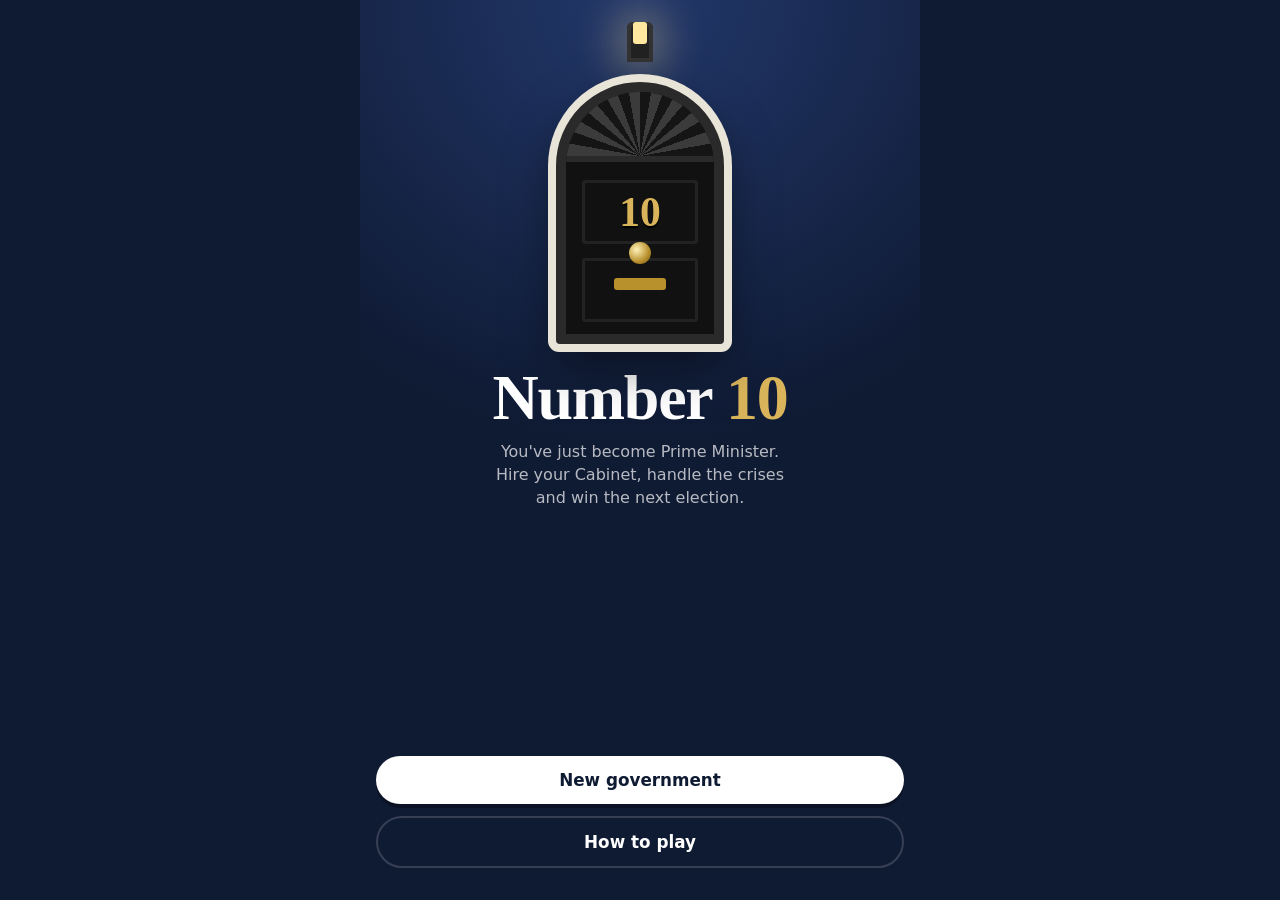
<file: number-ten/index.html>
<!doctype html>
<html lang="en">
<head>
<meta charset="utf-8">
<meta name="viewport" content="width=device-width, initial-scale=1, viewport-fit=cover">
<title>Number 10</title>
<meta name="description" content="Become UK Prime Minister. Pick your party, hire your Cabinet on a budget, then survive five years of crises and win the next general election.">
<meta name="theme-color" content="#0f1a33">
<meta name="apple-mobile-web-app-capable" content="yes">
<meta name="mobile-web-app-capable" content="yes">
<meta name="apple-mobile-web-app-title" content="Number 10">
<link rel="icon" type="image/png" href="../favicon.png">
<link rel="apple-touch-icon" href="../apple-touch-icon.png">
<style>
:root {
  --bg: #0f1a33;
  --bg2: #17264a;
  --ink: #ffffff;
  --muted: rgba(255, 255, 255, .7);
  --line: rgba(255, 255, 255, .16);
  --paper: #fbf7ee;
  --paperInk: #1d1a16;
  --gold: #d9b45a;
  --good: #2fbf71;
  --bad: #ff5d5d;
  --party: #d9b45a;
  --partyInk: #111;
  --font: "Avenir Next", "Segoe UI", Roboto, "Helvetica Neue", system-ui, sans-serif;
  --serif: Georgia, "Times New Roman", serif;
}
* { box-sizing: border-box; -webkit-tap-highlight-color: transparent; }
html, body { margin: 0; min-height: 100%; background: var(--bg); color: var(--ink); font-family: var(--font); }
body { overscroll-behavior: none; -webkit-text-size-adjust: 100%; }
[hidden] { display: none !important; }
button { font: inherit; color: inherit; }
button:focus-visible, input:focus-visible { outline: 3px solid var(--gold); outline-offset: 2px; }
.wrap { max-width: 560px; margin: 0 auto; min-height: 100vh; min-height: 100dvh; display: flex; flex-direction: column;
  padding: calc(14px + env(safe-area-inset-top, 0px)) max(16px, env(safe-area-inset-right, 0px)) calc(20px + env(safe-area-inset-bottom, 0px)) max(16px, env(safe-area-inset-left, 0px)); }
.btn { display: inline-flex; align-items: center; justify-content: center; gap: 8px; border: 0; border-radius: 999px; padding: 14px 26px;
  font-weight: 900; font-size: 1.05rem; background: #fff; color: var(--bg); cursor: pointer; box-shadow: 0 4px 0 rgba(0, 0, 0, .3); }
.btn:active { transform: translateY(2px); box-shadow: 0 2px 0 rgba(0, 0, 0, .3); }
.btn.gold { background: var(--gold); color: #1b1404; }
.btn.party { background: var(--party); color: var(--partyInk); }
.btn.ghost { background: transparent; color: #fff; border: 2px solid var(--line); box-shadow: none; }
.btn.small { padding: 9px 16px; font-size: .9rem; }
.btn[disabled] { opacity: .45; cursor: not-allowed; transform: none; }
.btn.wide { width: 100%; }
h1, h2, h3 { margin: 0; }
.label { font-size: .74rem; font-weight: 800; letter-spacing: .14em; text-transform: uppercase; color: var(--muted); }

/* ---------- title */
#title { justify-content: space-between; text-align: center; background: radial-gradient(120% 70% at 50% 0%, #22386b 0%, var(--bg) 70%); }
.door { position: relative; width: 168px; height: 262px; margin: 26px auto 0; background: #111; border-radius: 84px 84px 4px 4px;
  border: 10px solid #2a2a2a; box-shadow: 0 0 0 8px #e9e4d8, 0 20px 50px rgba(0, 0, 0, .5); overflow: hidden; }
.door::before { content: ""; position: absolute; left: 0; right: 0; top: 0; height: 64px; border-bottom: 6px solid #2a2a2a;
  background: repeating-conic-gradient(from -90deg at 50% 100%, #3b3b3b 0 10deg, #151515 10deg 20deg); }
.door .panel { position: absolute; left: 16px; right: 16px; height: 64px; border: 3px solid #222; border-radius: 3px; }
.door .p1 { top: 88px; } .door .p2 { top: 166px; }
.door .num { position: absolute; top: 96px; left: 0; right: 0; font-family: var(--serif); font-weight: 700; font-size: 2.6rem; color: var(--gold);
  text-shadow: 0 2px 0 #000; }
.door .knob { position: absolute; top: 150px; left: 50%; width: 22px; height: 22px; margin-left: -11px; border-radius: 50%;
  background: radial-gradient(circle at 35% 35%, #fff2b8, #b8902c 60%, #6b4f10); }
.door .letter { position: absolute; top: 186px; left: 50%; width: 52px; height: 12px; margin-left: -26px; border-radius: 3px; background: #b8902c; }
.lamp { width: 26px; height: 40px; margin: 0 auto -6px; background: #222; border-radius: 6px 6px 2px 2px; box-shadow: inset 0 0 0 4px #333, 0 0 40px 10px rgba(255, 220, 140, .35); }
.lamp::after { content: ""; display: block; width: 14px; height: 22px; margin: 8px auto 0; border-radius: 3px; background: #ffe7a0; }
.game-title { font-family: var(--serif); font-size: clamp(2.8rem, 13vw, 4rem); font-weight: 700; letter-spacing: -.02em; margin-top: 22px; line-height: 1; }
.game-title span { color: var(--gold); }
.tagline { color: var(--muted); max-width: 30ch; margin: 10px auto 0; line-height: 1.45; }
.stack { display: flex; flex-direction: column; gap: 12px; align-items: center; margin-top: 18px; }
.bestline { color: var(--muted); font-weight: 700; font-size: .92rem; }

/* ---------- party select */
.top { display: flex; align-items: center; gap: 10px; margin-bottom: 14px; }
.top h2 { font-family: var(--serif); font-size: 1.6rem; flex: 1; }
.iconbtn { width: 42px; height: 42px; flex: none; border-radius: 50%; border: 2px solid var(--line); background: rgba(255, 255, 255, .06);
  display: grid; place-items: center; cursor: pointer; font-size: 1.1rem; }
.lead { color: var(--muted); margin: -4px 0 14px; line-height: 1.45; }
.parties { display: grid; gap: 12px; }
.pcard { text-align: left; width: 100%; border: 0; border-radius: 18px; padding: 16px 16px 14px; cursor: pointer; background: var(--bg2);
  border-left: 10px solid var(--c); display: grid; gap: 6px; }
.pcard h3 { font-size: 1.25rem; display: flex; align-items: center; gap: 8px; }
.pcard h3 .dot { width: 14px; height: 14px; border-radius: 50%; background: var(--c); }
.pcard p { margin: 0; color: var(--muted); font-size: .92rem; line-height: 1.4; }
.pcard .perk { color: #fff; font-weight: 700; font-size: .88rem; }
.pcard .perk b { color: var(--gold); }

/* ---------- cabinet */
.budget { background: var(--bg2); border-radius: 16px; padding: 12px 14px; margin-bottom: 12px; }
.budget .row { display: flex; justify-content: space-between; font-weight: 800; font-variant-numeric: tabular-nums; }
.bar { height: 10px; border-radius: 99px; background: rgba(255, 255, 255, .1); overflow: hidden; margin-top: 8px; }
.bar i { display: block; height: 100%; background: var(--good); border-radius: 99px; transition: width .35s ease; }
.bar i.warn { background: #ffb020; } .bar i.over { background: var(--bad); }
.budget .bonus { margin-top: 6px; font-size: .82rem; color: var(--muted); font-weight: 700; }
.posts { display: grid; gap: 10px; }
.post { display: flex; align-items: center; gap: 12px; width: 100%; text-align: left; border: 2px solid var(--line); background: rgba(255, 255, 255, .04);
  border-radius: 16px; padding: 10px 12px; cursor: pointer; }
.post.empty { border-style: dashed; }
.post .pi { font-size: 1.5rem; width: 34px; text-align: center; flex: none; }
.post .who { flex: 1; min-width: 0; }
.post .who b { display: block; }
.post .who small { color: var(--muted); }
.post .cost { font-weight: 800; font-variant-numeric: tabular-nums; }
.av { width: 44px; height: 44px; border-radius: 50%; flex: none; display: grid; place-items: center; font-weight: 900; color: #fff; font-size: .95rem;
  border: 2px solid rgba(255, 255, 255, .6); }
.pips { display: grid; grid-template-columns: auto 1fr; gap: 3px 10px; align-items: center; font-size: .8rem; color: var(--muted); }
.pip { display: flex; gap: 3px; }
.pip i { width: 14px; height: 8px; border-radius: 3px; background: rgba(255, 255, 255, .14); }
.pip i.on { background: var(--gold); }
.mini { display: flex; gap: 10px; font-size: .78rem; color: var(--muted); margin-top: 2px; flex-wrap: wrap; }
.mini b { color: #fff; }
.footer { margin-top: auto; padding-top: 16px; display: grid; gap: 10px; }
.note { color: var(--muted); font-size: .88rem; text-align: center; line-height: 1.4; }

/* ---------- sheet */
.sheetbg { position: fixed; inset: 0; background: rgba(4, 8, 20, .7); z-index: 20; display: flex; align-items: flex-end; justify-content: center; }
.sheet { width: 100%; max-width: 560px; max-height: 88vh; max-height: 88dvh; overflow: auto; background: #12204a; border-radius: 22px 22px 0 0;
  padding: 18px max(16px, env(safe-area-inset-right, 0px)) calc(20px + env(safe-area-inset-bottom, 0px)) max(16px, env(safe-area-inset-left, 0px));
  animation: up .22s ease; }
@keyframes up { from { transform: translateY(40px); opacity: 0; } }
.sheet h3 { font-family: var(--serif); font-size: 1.4rem; }
.sheet .sub { color: var(--muted); margin: 4px 0 14px; font-size: .92rem; }
.cand { display: grid; grid-template-columns: auto 1fr; gap: 6px 12px; background: rgba(255, 255, 255, .05); border: 2px solid var(--line); border-radius: 16px;
  padding: 12px; margin-bottom: 10px; }
.cand.cur { border-color: var(--gold); }
.cand .nm { font-weight: 900; }
.cand .tr { color: var(--muted); font-size: .85rem; }
.cand .act { grid-column: 1 / -1; display: flex; align-items: center; justify-content: space-between; gap: 10px; margin-top: 4px; }
.cand .price { font-weight: 900; font-size: 1.1rem; font-variant-numeric: tabular-nums; }

/* ---------- game */
.hud { position: sticky; top: 0; z-index: 5; background: var(--bg); margin: calc(-14px - env(safe-area-inset-top, 0px)) -16px 0; padding: calc(10px + env(safe-area-inset-top, 0px)) 16px 10px;
  border-bottom: 1px solid var(--line); }
.hudtop { display: flex; align-items: center; gap: 10px; }
.badge { background: var(--party); color: var(--partyInk); font-weight: 900; font-size: .78rem; padding: 4px 10px; border-radius: 99px; letter-spacing: .04em;
  max-width: 34vw; overflow: hidden; text-overflow: ellipsis; white-space: nowrap; }
.pcard.own { background: transparent; border: 2px dashed var(--line); border-left: 10px solid var(--gold); }
.field { display: grid; gap: 8px; margin-bottom: 18px; }
.field input[type=text] { width: 100%; font: inherit; font-size: 1.05rem; font-weight: 700; color: #fff; background: var(--bg2); border: 2px solid var(--line);
  border-radius: 14px; padding: 12px 14px; }
.field input[type=text]::placeholder { color: rgba(255, 255, 255, .4); }
.swatches { display: flex; flex-wrap: wrap; gap: 10px; }
.swatch { width: 40px; height: 40px; border-radius: 50%; border: 3px solid transparent; cursor: pointer; box-shadow: inset 0 0 0 2px rgba(255, 255, 255, .25); }
.swatch[aria-pressed="true"] { border-color: #fff; transform: scale(1.1); }
.range { width: 100%; height: 34px; margin: 0; background: transparent; -webkit-appearance: none; appearance: none; }
.range::-webkit-slider-runnable-track { height: 12px; border-radius: 99px; background: linear-gradient(90deg, #d50000, #9c6ad6 50%, #0a3d91); }
.range::-moz-range-track { height: 12px; border-radius: 99px; background: linear-gradient(90deg, #d50000, #9c6ad6 50%, #0a3d91); }
.range::-webkit-slider-thumb { -webkit-appearance: none; width: 30px; height: 30px; margin-top: -9px; border-radius: 50%; background: #fff; border: 4px solid var(--party); box-shadow: 0 3px 8px rgba(0, 0, 0, .4); }
.range::-moz-range-thumb { width: 24px; height: 24px; border-radius: 50%; background: #fff; border: 4px solid var(--party); }
.ends { display: flex; justify-content: space-between; align-items: center; font-size: .85rem; color: var(--muted); font-weight: 700; }
.ends b { color: #fff; font-size: 1.05rem; }
.leans { background: var(--bg2); border-radius: 14px; padding: 10px 12px; font-size: .9rem; line-height: 1.45; color: var(--muted); }
.leans b { color: #fff; }
.chips { display: grid; grid-template-columns: 1fr 1fr; gap: 8px; }
.chip { text-align: left; border: 2px solid var(--line); background: rgba(255, 255, 255, .04); border-radius: 14px; padding: 10px 12px; cursor: pointer; }
.chip b { display: block; }
.chip small { color: var(--muted); font-size: .8rem; }
.chip[aria-pressed="true"] { border-color: var(--gold); background: rgba(217, 180, 90, .14); }
.preview { color: var(--muted); font-size: .88rem; line-height: 1.5; text-align: center; }
.when { flex: 1; min-width: 0; }
.when b { display: block; font-size: 1rem; }
.when small { color: var(--muted); font-size: .8rem; }
.meters { display: grid; grid-template-columns: repeat(5, 1fr); gap: 6px; margin-top: 10px; }
.meter { background: var(--bg2); border-radius: 12px; padding: 6px 4px 7px; text-align: center; position: relative; }
.meter .ic { font-size: 1.05rem; line-height: 1.2; }
.meter .v { font-weight: 900; font-size: clamp(.72rem, 3.4vw, .95rem); font-variant-numeric: tabular-nums; white-space: nowrap; letter-spacing: -.02em; }
.meter .n { font-size: .6rem; color: var(--muted); font-weight: 700; text-transform: uppercase; letter-spacing: .04em; }
.meter .mb { height: 4px; border-radius: 9px; background: rgba(255, 255, 255, .12); margin: 3px 6px 0; overflow: hidden; }
.meter .mb i { display: block; height: 100%; background: var(--good); }
.meter.low { box-shadow: inset 0 0 0 2px var(--bad); }
.meter.low .mb i { background: var(--bad); }
.meter.flash { animation: flash .6s ease; }
@keyframes flash { 40% { transform: scale(1.12); } }
.poll { margin-top: 8px; display: flex; justify-content: space-between; font-size: .82rem; color: var(--muted); font-weight: 700; }
.poll b { color: #fff; }
.paper { background: var(--paper); color: var(--paperInk); border-radius: 18px; padding: 18px 18px 16px; margin-top: 14px; box-shadow: 0 10px 30px rgba(0, 0, 0, .35); }
.paper .kick { display: flex; justify-content: space-between; align-items: center; font-size: .72rem; font-weight: 900; letter-spacing: .14em; text-transform: uppercase;
  color: #8a1c1c; border-bottom: 2px solid var(--paperInk); padding-bottom: 6px; }
.paper .kick span:last-child { color: #6b6255; }
.paper h2 { font-family: var(--serif); font-size: clamp(1.5rem, 6.4vw, 1.9rem); line-height: 1.1; margin: 10px 0 8px; }
.paper p { margin: 0 0 12px; line-height: 1.5; font-size: 1rem; color: #3a342c; }
.advice { display: flex; gap: 10px; align-items: flex-start; background: #efe7d4; border-radius: 14px; padding: 10px 12px; margin-bottom: 12px; font-size: .9rem; line-height: 1.4; }
.advice .av { width: 36px; height: 36px; font-size: .8rem; border-color: #fff; }
.advice b { display: block; font-size: .8rem; color: #6b6255; }
.opts { display: grid; gap: 10px; }
.opt { text-align: left; width: 100%; border: 2px solid var(--paperInk); background: #fff; color: var(--paperInk); border-radius: 14px; padding: 12px 14px; cursor: pointer;
  font-weight: 800; font-size: 1rem; line-height: 1.3; box-shadow: 0 3px 0 var(--paperInk); display: flex; justify-content: space-between; gap: 10px; align-items: center; }
.opt:active { transform: translateY(2px); box-shadow: 0 1px 0 var(--paperInk); }
.opt .fx { font-size: .95rem; white-space: nowrap; letter-spacing: 1px; flex: none; }
.opt.rec { border-color: #8a1c1c; }
.result h2 { margin-top: 6px; }
.deltas { display: flex; flex-wrap: wrap; gap: 8px; margin: 4px 0 14px; }
.delta { font-weight: 900; font-size: .92rem; padding: 6px 10px; border-radius: 99px; background: #e9e1cf; font-variant-numeric: tabular-nums; }
.delta.up { background: #d4f3e1; color: #0d6b38; }
.delta.down { background: #fde0e0; color: #9b1c1c; }
.paper .btn { background: var(--paperInk); color: var(--paper); box-shadow: 0 4px 0 rgba(0, 0, 0, .25); }
.warnbox { margin-top: 12px; background: rgba(255, 93, 93, .14); border: 2px solid rgba(255, 93, 93, .5); color: #ffd2d2; border-radius: 14px; padding: 10px 12px;
  font-size: .9rem; font-weight: 700; line-height: 1.4; }
.qrow { display: flex; justify-content: space-between; padding: 9px 0; border-bottom: 1px solid #e3dac6; font-weight: 700; font-variant-numeric: tabular-nums; }
.qrow span:last-child.up { color: #0d6b38; } .qrow span:last-child.down { color: #9b1c1c; }

/* ---------- election */
.seatbar { display: flex; height: 26px; border-radius: 8px; overflow: hidden; margin: 14px 0 6px; background: #ddd; position: relative; }
.seatbar i { display: block; height: 100%; transition: width 1.4s cubic-bezier(.2, .8, .2, 1); width: 0; }
.seatbar::after { content: ""; position: absolute; left: 50.15%; top: -4px; bottom: -4px; width: 2px; background: var(--paperInk); }
.legend { display: grid; grid-template-columns: 1fr auto; gap: 4px 12px; font-size: .9rem; font-weight: 700; }
.legend span:nth-child(odd) { display: flex; align-items: center; gap: 8px; }
.legend i { width: 12px; height: 12px; border-radius: 3px; display: inline-block; }
.bigseats { font-family: var(--serif); font-size: 3.4rem; font-weight: 700; line-height: 1; font-variant-numeric: tabular-nums; }
.verdict { display: inline-block; background: var(--paperInk); color: var(--paper); font-weight: 900; padding: 5px 12px; border-radius: 99px; font-size: .8rem;
  letter-spacing: .1em; text-transform: uppercase; transform: rotate(-2deg); margin-bottom: 8px; }
.paper .label { color: #6b6255; }
.newbest { display: inline-block; background: var(--gold); color: #1b1404; font-weight: 900; font-size: .8rem; letter-spacing: .1em; text-transform: uppercase;
  padding: 4px 12px; border-radius: 999px; margin-left: 6px; }
.help h4 { margin: 14px 0 4px; }
.pledge { text-align: left; width: 100%; border: 2px solid #cfc5ae; background: #fff; color: var(--paperInk); border-radius: 14px; padding: 10px 12px; cursor: pointer;
  display: flex; gap: 10px; align-items: center; }
.pledge b { display: block; } .pledge small { color: #6b6255; }
.pledge .tick { width: 26px; height: 26px; flex: none; border-radius: 8px; border: 2px solid var(--paperInk); display: grid; place-items: center; font-weight: 900; }
.pledge[aria-pressed="true"] { border-color: var(--paperInk); background: #fff6dc; }
.pledge[aria-pressed="true"] .tick { background: var(--paperInk); color: var(--paper); }
.mlist { display: grid; gap: 4px; margin: 10px 0 12px; font-size: .9rem; }
.mlist div { display: flex; justify-content: space-between; gap: 10px; padding: 6px 0; border-bottom: 1px solid #e3dac6; font-weight: 700; }
.mlist span:last-child { color: #6b6255; font-weight: 800; text-align: right; }
.opt .broke { display: block; font-size: .75rem; color: #9b1c1c; font-weight: 800; margin-top: 2px; }
.opp { display: flex; gap: 10px; align-items: center; margin-bottom: 12px; font-size: .9rem; color: #3a342c; }
.opp b { display: block; color: var(--paperInk); }
.tug { position: relative; height: 18px; border-radius: 99px; overflow: hidden; display: flex; margin: 6px 0 4px; border: 2px solid var(--paperInk); }
.tug i { display: block; height: 100%; transition: width .5s ease; }
.tug::after { content: ""; position: absolute; left: 50%; top: 0; bottom: 0; width: 2px; background: var(--paperInk); }
.tuglab { display: flex; justify-content: space-between; font-size: .75rem; font-weight: 900; letter-spacing: .08em; text-transform: uppercase; color: #6b6255; margin-bottom: 12px; }
.quote { font-family: var(--serif); font-size: 1.1rem; line-height: 1.4; border-left: 4px solid var(--oppc, #8a1c1c); padding: 4px 0 4px 12px; margin: 0 0 12px; color: var(--paperInk); }
.quote small { display: block; font-family: var(--font); font-size: .78rem; font-weight: 800; color: #6b6255; margin-bottom: 4px; }
.dlog { margin: 0 0 12px; display: grid; gap: 6px; }
.dlog div { font-size: .85rem; line-height: 1.35; color: #3a342c; background: #efe7d4; border-radius: 10px; padding: 7px 10px; }
.dlog .w { background: #d4f3e1; } .dlog .l { background: #fde0e0; }
.tip { font-size: .82rem; color: #6b6255; margin: 10px 0 0; line-height: 1.4; }
.votes { display: flex; height: 22px; border-radius: 6px; overflow: hidden; margin: 2px 0 6px; }
.votes i { display: grid; place-items: center; color: #fff; font-size: .75rem; font-weight: 900; font-style: normal; }
.help p, .help li { color: var(--muted); line-height: 1.45; font-size: .94rem; margin: 0; }
.help ul { margin: 4px 0 0; padding-left: 18px; }
@media (prefers-reduced-motion: reduce) { .sheet, .meter.flash { animation: none; } .seatbar i, .bar i { transition: none; } }
</style>
</head>
<body>

<!-- Title -->
<section class="wrap" id="title">
  <div>
    <div class="lamp" aria-hidden="true"></div>
    <div class="door" aria-hidden="true"><div class="panel p1"></div><div class="panel p2"></div><div class="num">10</div><div class="knob"></div><div class="letter"></div></div>
    <h1 class="game-title">Number <span>10</span></h1>
    <p class="tagline">You've just become Prime Minister. Hire your Cabinet, handle the crises and win the next election.</p>
  </div>
  <div class="stack">
    <button class="btn gold wide" id="continueBtn" type="button" hidden>Continue government</button>
    <button class="btn wide" id="newBtn" type="button">New government</button>
    <button class="btn ghost wide" id="helpBtn" type="button">How to play</button>
    <div class="bestline" id="bestLine"></div>
  </div>
</section>

<!-- Party select -->
<section class="wrap" id="partyScreen" hidden>
  <div class="top"><button class="iconbtn" type="button" data-back aria-label="Back">←</button><h2>Choose your party</h2></div>
  <p class="lead">Each party has its own supporters, its own strengths and its own Cabinet budget. Decisions your party loves keep your MPs united.</p>
  <div class="parties" id="parties"></div>
</section>

<!-- Create your own party -->
<section class="wrap" id="ownScreen" hidden>
  <div class="top"><button class="iconbtn" type="button" id="ownBack" aria-label="Back">←</button><h2>Create your party</h2></div>
  <label class="field"><span class="label">Party name</span>
    <input type="text" id="ownName" maxlength="24" placeholder="e.g. The People's Party" autocomplete="off" spellcheck="false"></label>
  <div class="field"><span class="label">Party colour</span><div class="swatches" id="ownColours"></div></div>
  <div class="field"><span class="label" id="posLabel">Where do you stand?</span>
    <input class="range" type="range" id="ownPos" min="-100" max="100" step="5" value="0" aria-labelledby="posLabel">
    <div class="ends"><span>Left</span><b id="ownPosText">Centre</b><span>Right</span></div>
    <div class="leans" id="ownLeans"></div>
  </div>
  <div class="field"><span class="label">Your big focus</span><div class="chips" id="ownFocus"></div></div>
  <div class="footer">
    <div class="preview" id="ownPreview"></div>
    <button class="btn party wide" id="ownGo" type="button">Launch your party</button>
  </div>
</section>

<!-- Cabinet -->
<section class="wrap" id="cabScreen" hidden>
  <div class="top"><button class="iconbtn" type="button" id="cabBack" aria-label="Back">←</button><h2 id="cabTitle">Form your Cabinet</h2></div>
  <p class="lead" id="cabLead">Tap each job to hire a minister. Skilled ministers handle crises better, loyal ones keep the party together, and good media performers win over voters. Stars cost more.</p>
  <div class="budget">
    <div class="row"><span>Wage bill</span><span id="wageText"></span></div>
    <div class="bar"><i id="wageBar"></i></div>
    <div class="bonus" id="bonusText"></div>
  </div>
  <div class="posts" id="posts"></div>
  <div class="footer">
    <button class="btn party wide" id="formBtn" type="button">Form government</button>
    <div class="note" id="cabNote"></div>
  </div>
</section>

<!-- Game -->
<section class="wrap" id="gameScreen" hidden>
  <div class="hud">
    <div class="hudtop">
      <span class="badge" id="partyBadge"></span>
      <div class="when"><b id="whenText"></b><small id="electionText"></small></div>
      <button class="iconbtn" type="button" id="cabOpen" aria-label="Your Cabinet">👥</button>
      <button class="iconbtn" type="button" id="menuOpen" aria-label="Menu">☰</button>
    </div>
    <div class="meters" id="meters"></div>
    <div class="poll"><span>Polls: <b id="pollShare"></b></span><span>Projected seats: <b id="pollSeats"></b></span></div>
  </div>
  <div id="stage"></div>
  <div id="warns"></div>
</section>

<div class="sheetbg" id="sheetBg" hidden><div class="sheet" id="sheet" role="dialog" aria-modal="true"></div></div>

<script>
(function () {
  "use strict";
  const $ = (id) => document.getElementById(id);
  function el(tag, cls, text) { const e = document.createElement(tag); if (cls) e.className = cls; if (text != null) e.textContent = text; return e; }
  const clamp = (v, a, b) => Math.max(a, Math.min(b, v));
  const rnd = (a, b) => a + Math.random() * (b - a);
  const pick = (arr) => arr[Math.floor(Math.random() * arr.length)];
  const KEY = "number-ten";
  const QUARTERS = 20;   // five years, then a general election
  const MAX_TERMS = 5;   // win five elections and you retire as a legend
  const SEASONS = ["Spring", "Summer", "Autumn", "Winter"];

  // ---------- data
  // lean: how each party's MPs feel about a decision's leaning. L left, R right, C centrist/liberal, P populist, G green.
  const PARTIES = {
    lab: { name: "Labour", diff: "Normal", color: "#d50000", ink: "#fff", budget: 1100, lean: { L: 2, R: -2, C: 1, P: -1, G: 1 },
      start: { a: 45, u: 60, e: 47, s: 40, m: 6 }, boost: { s: 1.15 },
      blurb: "Big on the NHS, schools and workers' rights.", perk: "Public services gains are 15% bigger" },
    con: { name: "Conservative", diff: "Easier", color: "#0a3d91", ink: "#fff", budget: 1150, lean: { L: -2, R: 2, C: 0, P: 1, G: -1 },
      start: { a: 43, u: 55, e: 53, s: 44, m: 10 }, boost: { e: 1.2 },
      blurb: "Lower taxes, strong defence and a smaller state.", perk: "Economy gains are 20% bigger, and the richest Cabinet budget" },
    ld: { name: "Lib Dem", diff: "Normal", color: "#faa61a", ink: "#1b1404", budget: 1050, lean: { L: 1, R: -1, C: 2, P: -2, G: 2 },
      start: { a: 49, u: 72, e: 50, s: 46, m: 8 }, boost: { a: 1.15, s: 1.15 }, unityDrift: 1.2,
      blurb: "Fairer votes, civil liberties, Europe and the environment.", perk: "A united party: unity rises a little every quarter" },
    ref: { name: "Reform UK", diff: "Harder", color: "#12b6cf", ink: "#04252b", budget: 1000, lean: { L: -1, R: 1, C: -1, P: 2, G: -1 },
      start: { a: 51, u: 55, e: 50, s: 44, m: 8 }, boost: { a: 1.3, e: 1.15 },
      blurb: "Insurgents promising to shake up Westminster.", perk: "Approval gains are 30% bigger, but MPs hate compromise" },
  };
  // Your own party: where it sits from left (−100) to right (+100) sets what its MPs love and hate, and where it starts.
  const OWN_COLOURS = ["#7b2cbf", "#e63946", "#2a9d8f", "#f4a261", "#3a86ff", "#ff6fb5", "#6a994e", "#8d6e63"];
  const FOCUS = {
    s: { label: "Public services", perk: "Public services gains are 20% bigger", boost: { s: 1.2 } },
    e: { label: "The economy", perk: "Economy gains are 20% bigger", boost: { e: 1.2 } },
    a: { label: "Popularity", perk: "Approval gains are 20% bigger", boost: { a: 1.2 } },
    u: { label: "Party unity", perk: "Unity rises a little every quarter", unityDrift: 1 },
  };
  const LEAN_WORDS = { L: "tax and spend, unions and public ownership", R: "tax cuts, business and tough policing", C: "compromise, Europe and civil liberties",
    P: "crowd-pleasers and shaking up the system", G: "the environment" };
  function spectrumText(pos) {
    const a = Math.abs(pos), side = pos < 0 ? "left" : "right";
    return a < 15 ? "Centre" : a < 45 ? "Centre-" + side : a < 80 ? side.charAt(0).toUpperCase() + side.slice(1) : "Far " + side;
  }
  function inkFor(hex) {
    const n = parseInt(hex.slice(1), 16), c = [n >> 16, (n >> 8) & 255, n & 255].map((v) => { v /= 255; return v <= 0.03928 ? v / 12.92 : Math.pow((v + 0.055) / 1.055, 2.4); });
    return 0.2126 * c[0] + 0.7152 * c[1] + 0.0722 * c[2] > 0.35 ? "#111" : "#fff";
  }
  function ownParty(cfg) {
    const x = cfg.pos / 50, ax = Math.abs(x), f = FOCUS[cfg.focus] || FOCUS.s, r1 = (v) => Math.round(v * 10) / 10;
    return { own: true, cfg, name: cfg.name, color: cfg.color, ink: inkFor(cfg.color), budget: 1050, diff: ax > 1.5 ? "Harder" : "Normal",
      lean: { L: r1(-x), R: r1(x), C: r1(2 - 1.5 * ax), P: r1(ax - 1), G: r1(0.5 - 0.5 * x) },
      start: { a: Math.round(48 - ax * 2), u: Math.round(58 + ax * 3), e: Math.round(50 + x * 2), s: Math.round(43 - x * 2), m: 8 },
      boost: f.boost || {}, unityDrift: f.unityDrift || 0, perk: f.perk, blurb: spectrumText(cfg.pos) + ". Your own party." };
  }
  const POSTS = [
    { id: "chan", title: "Chancellor", icon: "💷", desc: "Taxes, spending and the economy" },
    { id: "home", title: "Home Secretary", icon: "👮", desc: "Crime, police, prisons and borders" },
    { id: "foreign", title: "Foreign Secretary", icon: "🌍", desc: "Allies, trade, defence and diplomacy" },
    { id: "health", title: "Health Secretary", icon: "🏥", desc: "The NHS and social care" },
    { id: "edu", title: "Education Secretary", icon: "🎓", desc: "Schools, teachers and universities" },
    { id: "energy", title: "Energy Secretary", icon: "⚡", desc: "Bills, power, water and climate" },
  ];
  const POST = Object.fromEntries(POSTS.map((p) => [p.id, p]));
  const STATS = [
    { k: "a", name: "Approval", short: "Approval", icon: "👍" },
    { k: "u", name: "Party unity", short: "Unity", icon: "🤝" },
    { k: "e", name: "Economy", short: "Economy", icon: "📈" },
    { k: "s", name: "Public services", short: "Services", icon: "🏥" },
    { k: "m", name: "Treasury", short: "Treasury", icon: "💷" },
  ];
  const STAT = Object.fromEntries(STATS.map((s) => [s.k, s]));

  const FIRST = ["Sarah", "James", "Priya", "Tom", "Aisha", "David", "Fiona", "Kwame", "Rachel", "Oliver", "Mei", "Gareth", "Hannah", "Rhys", "Nadia", "Callum",
    "Grace", "Imran", "Siobhan", "Ben", "Chloe", "Ewan", "Leila", "Martin", "Zara", "Owen", "Bethan", "Raj", "Harriet", "Lewis", "Amara", "Douglas", "Kirsty", "Femi"];
  const LAST = ["Whitfield", "Okafor", "Patel", "Hughes", "MacLeod", "Brennan", "Ashworth", "Kaur", "Pemberton", "Lloyd", "Fairbairn", "Osei", "Thornton", "Rahman",
    "Gallagher", "Hollis", "Achterberg", "Collins", "Mehta", "Carmichael", "Dunmore", "Price", "Ellwood", "Quinn", "Hargreaves", "Ndiaye", "Sutherland", "Barlow", "Iqbal", "Penrose"];
  const AV_COLORS = ["#7b4fd6", "#1f8a70", "#c2410c", "#2563eb", "#b91c5c", "#0e7490", "#65a30d", "#9333ea", "#b45309", "#475569"];
  const TRAITS = {
    skill: ["Former Treasury economist", "Ex-hospital consultant", "Ran a FTSE 100 firm", "Policy wonk", "Former barrister", "Ex-headteacher"],
    loyalty: ["Your oldest ally", "Party loyalist", "Former chief whip", "Ran your leadership campaign"],
    media: ["TV favourite", "Viral on social media", "Ex-breakfast TV presenter", "Smooth in interviews"],
    low: ["Ambitious backbencher", "New MP", "Unknown quantity", "Talks a good game"],
  };

  // Events. post: whose department (their skill changes the outcome). fx: a approval, u unity, e economy, s services, m treasury £bn.
  // tag: which way the decision leans, so your own MPs cheer or grumble. only: just for those parties.
  const EVENTS = [
    { id: "inflation", post: "chan", title: "Inflation hits 6%", text: "Prices are rising fast and families are feeling the squeeze. The papers want to know what you'll do.",
      opts: [{ t: "Cut spending to cool things down", fx: { m: 6, e: -3, s: -4, a: -3 }, tag: "R", r: "Inflation eases, but councils warn of cuts." },
        { t: "Cost of living payments for poorer families", fx: { m: -7, a: 6, s: 1 }, tag: "L", r: "The payments land well on the doorstep." },
        { t: "Freeze fuel duty and energy VAT", fx: { m: -4, a: 4, e: 1 }, tag: "P", r: "Drivers cheer. Economists grumble." }] },
    { id: "blackhole", post: "chan", title: "£15bn black hole found", text: "The Office for Budget Responsibility says the numbers don't add up. Something has to give.",
      opts: [{ t: "Put 1p on income tax", tax: 1, fx: { m: 12, a: -8, e: -1 }, tag: "L", r: "The gap is closed. The tabloids call it a raid on workers." },
        { t: "Cut department budgets", fx: { m: 10, s: -7, a: -2 }, tag: "R", r: "Ministers fume as their budgets are trimmed." },
        { t: "Borrow and hope growth fixes it", fx: { m: -4, e: -2 }, r: "Markets raise an eyebrow. Interest bills creep up." }] },
    { id: "pensions", post: "chan", title: "Triple lock under pressure", text: "Keeping the state pension triple lock will cost billions more than planned.",
      opts: [{ t: "Keep it. A promise is a promise", fx: { m: -6, a: 4 }, tag: "P", r: "Pensioners are delighted. The Treasury is not." },
        { t: "Scrap it", fx: { m: 9, a: -9, u: -3 }, tag: "R", r: "Backbenchers with older voters are furious." },
        { t: "Means-test it for the wealthiest", fx: { m: 4, a: -2 }, tag: "C", r: "A compromise nobody loves, but it holds." }] },
    { id: "housing", post: "chan", title: "Housing crisis", text: "Rents are at record highs and first-time buyers are priced out across the country.",
      opts: [{ t: "Build 300,000 council homes", later: "homes", fx: { m: -10, s: 6, e: 3, a: 4 }, tag: "L", r: "Cranes go up across the country." },
        { t: "Rip up planning red tape", fx: { e: 5, a: -2, u: -2 }, tag: "R", r: "Builders rejoice. Some villages are up in arms." },
        { t: "Help-to-buy deposits for first-timers", fx: { m: -5, a: 5, e: 1 }, tag: "P", r: "Young voters like it. Prices tick up again." }] },
    { id: "bank", post: "chan", title: "A high-street bank wobbles", text: "Queues form outside branches of a mid-sized bank after bad loans emerge.",
      opts: [{ t: "Bail it out", later: "bankbail", fx: { m: -8, e: 3, a: -3 }, r: "Savers are safe. 'Bankers bailed out again', say critics." },
        { t: "Let it fail", fx: { e: -6, a: -2 }, tag: "R", r: "Thousands of savers face months of worry." },
        { t: "Nationalise it", later: "banknat", fx: { m: -5, e: 1, a: 2 }, tag: "L", r: "The state now owns a bank. Again." }] },
    { id: "strikes", post: "chan", title: "Rail strikes paralyse the country", text: "Rail unions walk out over pay. Commuters are stuck and businesses are losing money.",
      opts: [{ t: "Meet the pay demands", fx: { m: -4, e: 2, a: 1 }, tag: "L", r: "Trains run again. Other unions take note." },
        { t: "Pass tough anti-strike laws", fx: { e: 2, a: -2 }, tag: "R", r: "The unions vow to fight on." },
        { t: "Send it to independent arbitration", fx: { m: -2, a: 2 }, tag: "C", r: "A deal is struck after a long week." }] },
    { id: "techtax", post: "chan", title: "Tech giants paying little tax", text: "A report shows huge online firms paid almost no UK tax last year.",
      opts: [{ t: "Raise the digital services tax", tax: 1, fx: { m: 5, e: -2, a: 3 }, tag: "L", r: "The firms threaten to move jobs abroad." },
        { t: "Cut it to attract investment", fx: { m: -3, e: 5, a: -2 }, tag: "R", r: "A shiny new data centre is announced." }] },
    { id: "boats", post: "home", title: "Small boats record", text: "A record number of people crossed the Channel in small boats this month.",
      opts: [{ t: "Offshore processing scheme", later: "offshore", fx: { m: -6, a: 4 }, tag: "P", r: "Popular in the polls, expensive in practice." },
        { t: "Hire caseworkers to clear the backlog", fx: { m: -3, s: 2, a: 1 }, tag: "C", r: "Hotels start to empty as claims get decided." },
        { t: "Safe legal routes and a deal with France", fx: { m: -2, a: -2, s: 1 }, tag: "L", r: "Crossings slow, but critics call it soft." }] },
    { id: "prisons", post: "home", title: "Prisons are full", text: "There's no room left in any jail in England and Wales. Judges are being told to delay sentences.",
      opts: [{ t: "Release some prisoners early", fx: { a: -6, m: 1 }, r: "The headlines are brutal." },
        { t: "Build three new mega-prisons", later: "prisons", fx: { m: -7, s: 3, a: 2 }, tag: "R", r: "Construction starts, but it'll take years." },
        { t: "More community sentences", fx: { s: 2, a: -2, m: 2 }, tag: "C", r: "Cheaper, and reoffending falls a little." }] },
    { id: "riots", post: "home", title: "Riots in three cities", text: "Violence spreads after false rumours go viral online. Police are stretched thin.",
      opts: [{ t: "Swift arrests and fast-track courts", fx: { a: 5, m: -2 }, tag: "R", r: "Order is restored within days." },
        { t: "Force social media firms to act", fx: { a: 2, e: -1 }, tag: "C", r: "The platforms reluctantly remove posts." },
        { t: "Call for calm and wait it out", fx: { a: -5, s: -2 }, r: "Critics call it weak. It drags on for a week." }] },
    { id: "police", post: "home", title: "Knife crime rising", text: "Grieving families march on Westminster demanding action.",
      opts: [{ t: "Recruit 20,000 new police officers", fx: { m: -6, s: 4, a: 4 }, tag: "R", r: "Bobbies back on the beat." },
        { t: "Fund youth clubs and mentoring", fx: { m: -3, s: 3, a: 1 }, tag: "L", r: "Charities welcome it. Results will take time." },
        { t: "Tougher sentences for carrying a knife", fx: { a: 3, s: -1 }, tag: "P", r: "Prisons fill up even faster." }] },
    { id: "migration", post: "home", title: "Net migration hits a record", text: "Official figures show net migration at an all-time high.",
      opts: [{ t: "Slash work visas", fx: { e: -4, a: 4, s: -2 }, tag: "P", r: "Care homes warn they can't find staff." },
        { t: "Points system for skilled workers only", fx: { e: 2, a: 1 }, tag: "R", r: "Numbers fall slowly." },
        { t: "Defend migration's role in the economy", fx: { e: 4, a: -4 }, tag: "C", r: "Business leaders cheer. Voters are less sure." }] },
    { id: "cannabis", post: "home", title: "Calls to legalise cannabis", text: "A cross-party report says legal, taxed cannabis would cut crime.",
      opts: [{ t: "Legalise and tax it", later: "cannabis", fx: { m: 3, a: -3, e: 1 }, tag: "C", r: "The first licensed shops open to long queues." },
        { t: "Tougher penalties instead", fx: { a: 2 }, tag: "R", r: "The report gathers dust." }] },
    { id: "troops", post: "foreign", title: "NATO ally under threat", text: "An Eastern European ally asks for British troops to deter an invasion.",
      opts: [{ t: "Send 5,000 troops", later: "troops", fx: { m: -5, a: 3 }, tag: "R", r: "Allies applaud British leadership." },
        { t: "Send weapons and money, not troops", fx: { m: -3, a: 1 }, tag: "C", r: "A cautious middle path." },
        { t: "Stay out of it", fx: { a: -4, e: -1 }, tag: "P", r: "Allies are dismayed. The US takes note." }] },
    { id: "eu", post: "foreign", title: "Brussels comes calling", text: "The EU offers closer trade ties, but there are strings attached.",
      opts: [{ t: "Join a customs union", later: "customs", fx: { e: 6, a: -3 }, tag: "C", r: "Exporters celebrate. Leave voters are angry." },
        { t: "Just a deal on food and farming", fx: { e: 3 }, r: "Lorries flow a bit faster at Dover." },
        { t: "Say no. Go global instead", fx: { e: -1, a: 2 }, tag: "P", r: "A new trade deal with a small Pacific nation is signed." }] },
    { id: "tariffs", post: "foreign", title: "US slaps tariffs on British goods", text: "The White House puts 25% tariffs on British cars and whisky.",
      opts: [{ t: "Hit back with our own tariffs", fx: { e: -3, a: 5 }, tag: "P", r: "A trade war begins. Voters like the spine." },
        { t: "Fly to Washington and negotiate", fx: { e: 1, a: 1, m: -1 }, tag: "C", r: "A partial deal is done after tense talks." },
        { t: "Accept it quietly", fx: { e: -2, a: -4 }, r: "'Poodle!' cry the papers." }] },
    { id: "aid", post: "foreign", title: "Foreign aid row", text: "Your MPs are split over how much to spend on overseas aid.",
      opts: [{ t: "Cut aid to fund the NHS", fx: { m: 3, s: 2, a: 2 }, tag: "P", r: "Charities say lives will be lost." },
        { t: "Restore aid to 0.7% of GDP", fx: { m: -4, a: -1 }, tag: "L", r: "Britain's reputation abroad gets a boost." }] },
    { id: "defence", post: "foreign", title: "Defence spending pledge", text: "NATO wants every member to spend 3.5% of GDP on defence.",
      opts: [{ t: "Commit to 3.5%", fx: { m: -8, a: 2, e: 2 }, tag: "R", r: "Shipyards and factories hire thousands." },
        { t: "Go to 2.5% for now", fx: { m: -3 }, tag: "C", r: "Allies call it a start." },
        { t: "Spend it at home instead", fx: { s: 2, a: -2 }, tag: "L", r: "Generals give gloomy interviews." }] },
    { id: "hostage", post: "foreign", title: "British citizens detained abroad", text: "Three Britons are held by a hostile regime on spying charges.",
      opts: [{ t: "Quietly pay an old debt to free them", fx: { m: -1, a: 4 }, r: "They fly home to joyful families." },
        { t: "Impose sanctions", fx: { e: -1, a: 1 }, tag: "R", r: "The regime digs in. Talks drag on." },
        { t: "Patient diplomacy", fx: { a: 1 }, tag: "C", r: "Months later, they're released." }] },
    { id: "statevisit", post: "foreign", title: "Controversial state visit", text: "A powerful leader with an awful human rights record wants a state visit and a big trade deal.",
      opts: [{ t: "Roll out the red carpet", fx: { e: 4, a: -3 }, r: "Billions in deals, and protests outside." },
        { t: "Cancel the visit", fx: { e: -2, a: 2 }, tag: "C", r: "Campaigners cheer. The deal goes elsewhere." }] },
    { id: "winter", post: "health", title: "NHS winter crisis", text: "A&E waits hit 12 hours and ambulances are queuing outside hospitals.",
      opts: [{ t: "Emergency £5bn for the NHS", fx: { m: -5, s: 6, a: 3 }, tag: "L", r: "Extra beds open in time for January." },
        { t: "Use private hospitals to clear the backlog", fx: { m: -2, s: 4 }, tag: "R", r: "Waiting lists fall. Unions are unhappy." },
        { t: "Ride it out", fx: { s: -6, a: -6 }, r: "Shocking photos of corridor care fill the front pages." }] },
    { id: "doctors", post: "health", title: "Resident doctors strike", text: "Doctors walk out demanding a 20% pay rise.",
      opts: [{ t: "Offer 12% over two years", fx: { m: -4, s: 4, a: 1 }, tag: "L", r: "The strike is called off." },
        { t: "Hold firm", fx: { s: -5, a: -2 }, tag: "R", r: "Thousands of operations are cancelled." },
        { t: "Pay plus reform of working hours", fx: { m: -2, s: 2 }, tag: "C", r: "A grudging truce." }] },
    { id: "virus", post: "health", title: "A new virus spreads", text: "Scientists warn a new respiratory virus is spreading fast in Europe.",
      opts: [{ t: "Close borders and lock down early", later: "lockdown", fx: { e: -6, s: 5, a: 1 }, r: "Cases stay low, but shops shut for weeks." },
        { t: "Testing, masks and vaccines", fx: { m: -4, s: 3, a: 2 }, tag: "C", r: "A steady, sensible response." },
        { t: "Keep calm and carry on", fx: { e: 2, s: -7, a: -4 }, tag: "P", r: "Hospitals fill up by spring." }] },
    { id: "care", post: "health", title: "Social care collapsing", text: "Care homes are closing and older people are stuck in hospital beds.",
      opts: [{ t: "Cap care costs at £86,000", fx: { m: -6, a: 4, s: 4 }, tag: "L", r: "Families finally get some certainty." },
        { t: "Encourage private care insurance", fx: { m: -1, s: 1 }, tag: "R", r: "Take-up is slow." },
        { t: "Kick it into a review", fx: { s: -3, a: -2 }, r: "'Another review', sigh the charities." }] },
    { id: "sugar", post: "health", title: "Obesity crisis", text: "Doctors say junk food is costing the NHS billions.",
      opts: [{ t: "Tax sugar and salt in snacks", tax: 1, fx: { m: 3, s: 2, a: -3 }, tag: "L", r: "'Nanny state!' say the papers." },
        { t: "Free weight-loss jabs on the NHS", fx: { m: -3, s: 3, a: 2 }, tag: "C", r: "Demand is huge." },
        { t: "It's people's own choice", fx: { a: 1, s: -1 }, tag: "R", r: "Nothing changes." }] },
    { id: "dentists", post: "health", title: "Dental deserts", text: "Millions can't find an NHS dentist. Some are pulling their own teeth out.",
      opts: [{ t: "New contract to lure dentists back", fx: { m: -3, s: 4, a: 3 }, r: "Practices start taking NHS patients again." },
        { t: "Let pharmacies do simple checks", fx: { m: -1, s: 1 }, tag: "C", r: "It helps a bit." }] },
    { id: "schools", post: "edu", title: "Crumbling school buildings", text: "Dangerous concrete forces 100 schools to shut classrooms.",
      opts: [{ t: "Fund a rebuilding programme", fx: { m: -6, s: 5, a: 3 }, r: "Builders move in over the summer." },
        { t: "Temporary classrooms for now", fx: { m: -2, s: 1 }, r: "Portakabins appear in playgrounds." },
        { t: "Merge and close the worst schools", fx: { m: 2, s: -4, a: -4 }, tag: "R", r: "Parents protest at the gates." }] },
    { id: "fees", post: "edu", title: "University fees debate", text: "Universities say they're going bust. Students say they're drowning in debt.",
      opts: [{ t: "Scrap tuition fees", later: "fees", fx: { m: -9, a: 6, s: 2 }, tag: "L", r: "Students celebrate across the country." },
        { t: "Raise fees to £12,000", fx: { m: 3, a: -5, s: 2 }, tag: "R", r: "Universities are saved. Students are livid." },
        { t: "Replace fees with a graduate tax", fx: { m: 1, a: 1 }, tag: "C", r: "A tidy reform, slowly phased in." }] },
    { id: "teachers", post: "edu", title: "Teacher shortage", text: "One in four new teachers quits within five years.",
      opts: [{ t: "6% pay rise for teachers", fx: { m: -4, s: 4, a: 2 }, tag: "L", r: "Recruitment picks up." },
        { t: "Fast-track career changers into teaching", fx: { m: -1, s: 2 }, tag: "R", r: "Ex-bankers teach maths." },
        { t: "Bigger classes", fx: { m: 2, s: -4, a: -3 }, r: "Parents are not happy." }] },
    { id: "meals", post: "edu", title: "Free school meals", text: "A famous footballer campaigns for free lunches for every primary pupil.",
      opts: [{ t: "Free meals for all primary pupils", fx: { m: -3, s: 3, a: 5 }, tag: "L", r: "The footballer thanks you on social media." },
        { t: "Expand it to the poorest families only", fx: { m: -1, s: 1, a: 1 }, tag: "C", r: "A modest step." },
        { t: "Say it's the parents' job", fx: { a: -6 }, tag: "R", r: "The footballer is not impressed. Nor are voters." }] },
    { id: "phones", post: "edu", title: "Smartphones in schools", text: "Parents demand a ban on phones in classrooms.",
      opts: [{ t: "Ban phones in all schools", fx: { a: 4, s: 1 }, tag: "P", r: "Teachers say lessons are calmer." },
        { t: "Leave it to head teachers", fx: { a: -1 }, tag: "C", r: "Nothing much changes." }] },
    { id: "privatevat", post: "edu", title: "VAT on private schools", text: "There's pressure to charge VAT on private school fees.",
      opts: [{ t: "Add VAT and spend it on state schools", tax: 1, fx: { m: 2, s: 2, a: 1 }, tag: "L", r: "Some private schools close." },
        { t: "Leave private schools alone", fx: { a: -1 }, tag: "R", r: "The row rumbles on." }] },
    { id: "bills", post: "energy", title: "Energy bills soar", text: "Gas prices double after a crisis abroad. Bills could hit £3,000 a year.",
      opts: [{ t: "Subsidise bills for everyone", fx: { m: -10, a: 7, e: 2 }, tag: "P", r: "Households breathe a sigh of relief." },
        { t: "Windfall tax on energy giants", tax: 1, fx: { m: 5, a: 4, e: -2 }, tag: "L", r: "Oil bosses complain. Voters cheer." },
        { t: "Let the market sort it out", fx: { a: -8, e: -2 }, tag: "R", r: "Pensioners face a cold winter." }] },
    { id: "northsea", post: "energy", title: "North Sea drilling", text: "Energy firms want new oil and gas licences in the North Sea.",
      opts: [{ t: "Grant new licences", later: "northsea", fx: { e: 4, m: 3, a: -1 }, tag: "R", r: "Aberdeen celebrates. Climate groups protest." },
        { t: "No new licences. Go green", fx: { e: -2, a: 1 }, tag: "G", r: "Green groups applaud." }] },
    { id: "netzero", post: "energy", title: "Net zero deadline", text: "Advisers say Britain will miss its climate targets without action.",
      opts: [{ t: "Speed it up: heat pumps and EV grants", fx: { m: -6, e: 2, a: 1 }, tag: "G", r: "Green jobs boom in the North." },
        { t: "Delay the targets to save families money", fx: { m: 2, a: 3 }, tag: "P", r: "Climate scientists are dismayed." },
        { t: "Stay the course", fx: { m: -2 }, tag: "C", r: "Steady progress." }] },
    { id: "water", post: "energy", title: "Sewage in the sea", text: "Water companies dumped sewage into rivers and beaches thousands of times last year.",
      opts: [{ t: "Nationalise the worst offender", later: "water", fx: { m: -6, a: 5, s: 2 }, tag: "L", r: "The bosses are shown the door." },
        { t: "Huge fines and jail for bosses", fx: { m: 2, a: 4 }, tag: "P", r: "Bonuses are scrapped overnight." },
        { t: "Let bills rise to pay for new pipes", fx: { a: -4, s: 3 }, tag: "R", r: "Customers pay up, grudgingly." }] },
    { id: "nuclear", post: "energy", title: "New nuclear power station", text: "A huge nuclear plant is ready to go, but it's billions over budget.",
      opts: [{ t: "Build it", later: "nuclear", fx: { m: -8, e: 4 }, r: "Clean power for millions, eventually." },
        { t: "Go for small modular reactors instead", fx: { m: -4, e: 2 }, tag: "C", r: "A new British industry is born." },
        { t: "Cancel it", fx: { m: 3, e: -2, a: -1 }, r: "Thousands of jobs are lost." }] },
    { id: "drought", post: "energy", title: "Heatwave and drought", text: "Temperatures hit 40°C and reservoirs are running dry.",
      opts: [{ t: "Build new reservoirs", fx: { m: -4, s: 3, a: 2 }, r: "The first new reservoir in 30 years." },
        { t: "Hosepipe ban", fx: { a: -2 }, r: "Gardeners are cross, but the taps keep flowing." }] },
    { id: "fracking", post: "energy", title: "Fracking returns?", text: "Firms say shale gas could cut bills. Locals fear earthquakes.",
      opts: [{ t: "Allow fracking", later: "fracking", fx: { e: 3, a: -4 }, tag: "R", r: "The first tremor makes the news." },
        { t: "Keep the ban", fx: { a: 1 }, tag: "G", r: "Local campaigners are relieved." }] },
    { id: "scotland", title: "Second independence referendum?", text: "Scotland's First Minister demands a new vote on independence.",
      opts: [{ t: "Refuse. Now is not the time", fx: { a: 1, u: 1 }, r: "The row runs and runs." },
        { t: "Offer more powers instead", fx: { m: -3, a: 2 }, tag: "C", r: "A new devolution deal is signed." },
        { t: "Agree to a referendum", fx: { a: -3, u: -6 }, r: "Your MPs are stunned." }] },
    { id: "rival", title: "A rival is plotting", text: "A popular backbencher is quietly gathering support to replace you.",
      opts: [{ t: "Bring them into Cabinet", fx: { u: 8, a: -1 }, r: "Keep your enemies closer." },
        { t: "Brief against them", fx: { u: -5, a: -1 }, r: "It leaks. Everyone looks bad." },
        { t: "Ignore it", fx: { u: -3 }, r: "The whispering continues." }] },
    { id: "partygate", title: "Downing Street party photos", text: "Photos leak of your staff partying in Number 10 during a national day of mourning.",
      opts: [{ t: "Apologise and sack those involved", fx: { a: -3, u: 1 }, r: "Damaging, but it blows over." },
        { t: "Deny everything", fx: { a: -8, u: -4 }, r: "More photos leak. It gets worse." },
        { t: "Order an independent inquiry", fx: { a: -4, m: -1 }, r: "It'll report after the election." }] },
    { id: "worldcup", title: "England reach the World Cup final", text: "The whole country is gripped. Fans demand a bank holiday.",
      opts: [{ t: "Declare a bank holiday", fx: { a: 5, e: -2 }, tag: "P", r: "The nation parties, whatever the result." },
        { t: "No. Business as usual", fx: { a: -3, e: 1 }, r: "'Killjoy PM' trends online." }] },
    { id: "floods", title: "Severe floods", text: "Storms flood thousands of homes across the North and the Midlands.",
      opts: [{ t: "Emergency fund and new flood defences", fx: { m: -4, a: 4, s: 2 }, r: "Help arrives fast." },
        { t: "Visit in wellies and promise help", fx: { a: 1 }, r: "Residents ask where the money is." }] },
    { id: "pr", title: "Voting reform campaign", text: "A million people sign a petition for proportional representation.",
      opts: [{ t: "Hold a referendum on PR", fx: { a: 2, u: -2 }, tag: "C", r: "The campaign begins." },
        { t: "Keep first past the post", fx: { u: 2 }, tag: "R", r: "Reformers are disappointed." }] },
    { id: "lords", title: "House of Lords blocks your bill", text: "Unelected peers vote down one of your flagship laws.",
      opts: [{ t: "Abolish the House of Lords", fx: { a: 3, u: -4 }, tag: "L", r: "A huge constitutional fight begins." },
        { t: "Accept their changes", fx: { u: -2 }, r: "Your bill is watered down." },
        { t: "Force it through with the Parliament Act", fx: { a: 1 }, tag: "P", r: "It takes a year, but it passes." }] },
    { id: "donor", title: "Donor scandal", text: "A big party donor is caught making offensive remarks at a dinner.",
      opts: [{ t: "Hand back the money", fx: { a: 3, u: -2 }, r: "Principled, but the party is skint." },
        { t: "Keep the money and say nothing", fx: { a: -5, u: 2 }, r: "It's the top story for a week." }] },
    { id: "royal", title: "Royal celebration", text: "The King marks a milestone. The Palace suggests a national celebration.",
      opts: [{ t: "Extra bank holiday and street parties", fx: { a: 4, e: -1 }, tag: "P", r: "Bunting everywhere." },
        { t: "A low-key service", fx: { a: -1 }, r: "Royalists are a bit put out." }] },
    { id: "ai", title: "AI threatens jobs", text: "A report says AI could replace millions of office jobs within ten years.",
      opts: [{ t: "Invest in AI and retraining", later: "ai", fx: { m: -4, e: 5 }, tag: "C", r: "Tech firms open new UK offices." },
        { t: "Tax firms that replace workers with AI", tax: 1, fx: { m: 3, e: -3, a: 3 }, tag: "L", r: "Unions applaud." },
        { t: "Leave it to the market", fx: { e: 2, a: -2 }, tag: "R", r: "Workers are anxious." }] },
    { id: "unions", only: ["lab"], title: "Unions want their say", text: "Big unions demand stronger workers' rights in return for their donations.",
      opts: [{ t: "Pass a workers' rights bill", fx: { u: 6, e: -2 }, tag: "L", r: "The unions are delighted." },
        { t: "Water it down for business", fx: { u: -6, e: 2 }, tag: "C", r: "The left of the party is furious." }] },
    { id: "taxcut", only: ["con"], title: "Grassroots want tax cuts", text: "Party members are demanding you slash taxes now.",
      opts: [{ t: "Cut income tax by 2p", fx: { u: 6, m: -8, a: 3 }, tag: "R", r: "Members cheer. The Treasury winces." },
        { t: "Not until the books balance", fx: { u: -5, m: 1 }, r: "Grumbling at the party conference." }] },
    { id: "coalition", only: ["ld"], title: "Members want a green pledge", text: "Lib Dem members demand a ban on new petrol cars by 2028.",
      opts: [{ t: "Bring the ban forward", fx: { u: 6, e: -2, a: -1 }, tag: "G", r: "Members are thrilled. Drivers less so." },
        { t: "Stick with 2030", fx: { u: -4 }, r: "Conference passes a motion against you." }] },
    { id: "insurgent", only: ["ref"], title: "MPs demand a referendum", text: "Your MPs want a referendum on leaving the European Convention on Human Rights.",
      opts: [{ t: "Call the referendum", fx: { u: 7, a: -2, e: -1 }, tag: "P", r: "The party is fired up." },
        { t: "Focus on the economy instead", fx: { u: -6, e: 1 }, tag: "C", r: "Some MPs threaten to quit." }] },
    { id: "minwage", post: "chan", title: "Minimum wage row", text: "Low-paid workers say they can't keep up with prices. Small businesses say they can't afford a big rise.",
      opts: [{ t: "£15 an hour, starting now", fx: { a: 5, e: -3 }, tag: "L", r: "Pay packets jump. Some cafés put prices up." },
        { t: "A steady rise over three years", fx: { a: 2 }, tag: "C", r: "A sensible path, says the Low Pay Commission." },
        { t: "Lower rates for cheaper regions", fx: { e: 1, a: -2 }, tag: "R", r: "The North asks why it's worth less." },
        { t: "Freeze it to protect jobs", fx: { e: 2, a: -5 }, tag: "R", r: "Unions call it a pay cut for the poorest." }] },
    { id: "fourday", post: "chan", title: "Four-day week", text: "A big trial says workers were just as productive on a four-day week.",
      opts: [{ t: "Trial it across the public sector", later: "fourday", fx: { a: 3, s: -1, m: -1 }, tag: "L", r: "Staff are thrilled. Some services get stretched." },
        { t: "Tax breaks for firms that try it", fx: { m: -2, e: 1, a: 1 }, tag: "C", r: "Hundreds of companies sign up." },
        { t: "Not in this economy", fx: { e: 1, a: -1 }, tag: "R", r: "Business groups nod approvingly." }] },
    { id: "rail", post: "chan", title: "High-speed rail overruns", text: "The new high-speed line is years late and tens of billions over budget.",
      opts: [{ t: "Finish the whole line", later: "hs", fx: { m: -9, e: 4 }, r: "The North gets its fast trains, eventually." },
        { t: "Cut the northern leg", fx: { m: 3, a: -4 }, r: "Northern mayors are livid." },
        { t: "Scrap it. Spend it on local buses and trains", fx: { m: 2, s: 3, a: 1 }, tag: "P", r: "Commuters notice the difference within a year." }] },
    { id: "inherit", post: "chan", title: "Inheritance tax row", text: "Families say inheritance tax is unfair. Campaigners say the richest dodge it anyway.",
      opts: [{ t: "Abolish it", fx: { m: -5, a: 2 }, tag: "R", r: "Popular with homeowners, costly for the Treasury." },
        { t: "Raise it on the biggest estates", tax: 1, fx: { m: 4, a: -1 }, tag: "L", r: "Accountants get busy." },
        { t: "Close the loopholes only", fx: { m: 2 }, tag: "C", r: "Quietly effective." }] },
    { id: "councils", post: "chan", title: "Councils going bust", text: "Three big councils say they can't balance their books. Bins and libraries are at risk.",
      opts: [{ t: "Emergency bail-out", fx: { m: -4, s: 3 }, r: "The bins keep getting emptied." },
        { t: "Let them put council tax up", tax: 1, fx: { a: -3, s: 1 }, tag: "R", r: "Bills land on doormats with a thud." },
        { t: "Hand councils new tax powers", fx: { m: -1, s: 1, a: -1 }, tag: "C", r: "Some councils use them, some don't." }] },
    { id: "gambling", post: "chan", title: "Online gambling boom", text: "Betting apps are making record profits and problem gambling is rising.",
      opts: [{ t: "Tax betting firms harder", tax: 1, fx: { m: 4, a: 1 }, tag: "L", r: "The bookies grumble. The Treasury smiles." },
        { t: "Ban gambling adverts", fx: { a: 3, e: -1, s: 1 }, tag: "C", r: "Football shirts look very different next season." },
        { t: "Leave it to the industry", fx: { e: 1, a: -2 }, tag: "R", r: "Campaigners are furious." }] },
    { id: "shoplift", post: "home", title: "Shoplifting epidemic", text: "Shop workers say theft is out of control and police don't turn up.",
      opts: [{ t: "Police must attend every theft", fx: { m: -2, a: 3, s: 1 }, tag: "R", r: "Officers are stretched, but shops feel safer." },
        { t: "Tackle the poverty behind it", fx: { m: -2, s: 1 }, tag: "L", r: "Food banks get funding. Results are slow." },
        { t: "Make big chains pay for security", fx: { a: -1, e: -1 }, r: "Security guards appear in every supermarket." }] },
    { id: "digitalid", post: "home", title: "Digital ID cards", text: "Officials say a digital ID would stop illegal working and make services easier to use.",
      opts: [{ t: "Make digital ID compulsory", fx: { m: -3, a: -3, s: 2 }, tag: "R", r: "Civil liberties groups march on Parliament." },
        { t: "Make it voluntary", fx: { m: -1, s: 1 }, tag: "C", r: "Millions sign up for convenience." },
        { t: "Scrap the idea", fx: { a: 1 }, tag: "P", r: "Libertarians cheer." }] },
    { id: "facial", post: "home", title: "Live facial recognition", text: "Police want to scan crowds with cameras that recognise wanted faces.",
      opts: [{ t: "Roll it out nationally", fx: { a: 1, s: 2 }, tag: "R", r: "Arrests rise. So do complaints." },
        { t: "Only with a judge's warrant", fx: { s: 1 }, tag: "C", r: "A careful compromise." },
        { t: "Ban it", fx: { a: 1, s: -1 }, tag: "L", r: "Privacy campaigners celebrate." }] },
    { id: "protest", post: "home", title: "Protesters block motorways", text: "Climate protesters glue themselves to the M25 for the third week running.",
      opts: [{ t: "Tough new protest laws", fx: { a: 3 }, tag: "R", r: "Drivers cheer. Lawyers warn about free speech." },
        { t: "Defend the right to protest", fx: { a: -2 }, tag: "C", r: "Commuters are fuming." },
        { t: "Meet the protesters", fx: { a: -1, u: -1 }, tag: "G", r: "They call off the protests, for now." }] },
    { id: "football", post: "home", title: "Football club collapses", text: "A famous old club goes bust after its owners loaded it with debt.",
      opts: [{ t: "Create an independent football regulator", fx: { a: 3 }, tag: "P", r: "Fans across the country applaud." },
        { t: "Fans' ownership scheme", fx: { m: -1, a: 3 }, tag: "L", r: "Supporters buy their club back." },
        { t: "Leave it to the league", fx: { a: -2, e: 1 }, tag: "R", r: "Another club folds a year later." }] },
    { id: "refugees", post: "foreign", title: "Refugees fleeing a war", text: "A brutal war abroad has created millions of refugees. Allies ask Britain to help.",
      opts: [{ t: "Homes for refugees scheme", fx: { m: -3, a: 2 }, tag: "C", r: "Thousands of families open their homes." },
        { t: "Take a small fixed number", fx: { a: 1, m: -1 }, r: "A cautious response." },
        { t: "Send aid to the region instead", fx: { m: -2, a: 1 }, tag: "P", r: "Camps are built near the border." }] },
    { id: "grid", post: "foreign", title: "Foreign buyer for the power grid", text: "A state-owned foreign company wants to buy part of Britain's electricity network.",
      opts: [{ t: "Allow it. We need the investment", fx: { e: 4, a: -3 }, r: "Security chiefs are uneasy." },
        { t: "Allow it with strict conditions", fx: { e: 2 }, tag: "C", r: "The deal goes ahead, carefully watched." },
        { t: "Block it", fx: { e: -2, a: 2 }, tag: "P", r: "'Britain's not for sale', say the headlines." }] },
    { id: "tradedeal", post: "foreign", title: "Big trade deal on the table", text: "A fast-growing economy offers a huge trade deal, but wants easier visas in return.",
      opts: [{ t: "Sign it now", fx: { e: 4, a: -1 }, r: "Exporters are delighted." },
        { t: "Hold out for a better deal", fx: { e: 1 }, r: "Talks drag on, but the terms improve." },
        { t: "Walk away over visas", fx: { a: 1 }, tag: "P", r: "The deal goes to France instead." }] },
    { id: "eurovision", post: "foreign", title: "Britain asked to host Eurovision", text: "The organisers want the UK to host next year's contest.",
      opts: [{ t: "Yes! Host it in style", later: "eurovision", fx: { m: -1, a: 4, e: 1 }, r: "Glitter everywhere. Hotels are full." },
        { t: "Too expensive, sorry", fx: { a: -2 }, r: "Fans are heartbroken." }] },
    { id: "reparations", post: "foreign", title: "Calls for slavery reparations", text: "Commonwealth leaders ask Britain to apologise and pay reparations for slavery.",
      opts: [{ t: "A formal apology", fx: { a: -1, u: -1 }, tag: "L", r: "Welcomed abroad, divisive at home." },
        { t: "Fund education and health projects", fx: { m: -1, a: 1 }, tag: "C", r: "A practical gesture that's well received." },
        { t: "Refuse", fx: { a: 1 }, tag: "R", r: "The summit ends frostily." }] },
    { id: "vapes", post: "health", title: "Teen vaping craze", text: "Doctors warn that one in five teenagers now vapes.",
      opts: [{ t: "Ban disposable vapes", fx: { a: 3, s: 1 }, r: "Parents are relieved." },
        { t: "Tax them heavily", tax: 1, fx: { m: 2, s: 1 }, tag: "L", r: "Prices jump. Use dips." },
        { t: "It's better than smoking. Leave it", fx: { a: -2 }, tag: "R", r: "Headteachers despair." }] },
    { id: "mental", post: "health", title: "Youth mental health crisis", text: "Waiting lists for young people's mental health services are over two years long.",
      opts: [{ t: "A counsellor in every school", fx: { m: -3, s: 4, a: 2 }, tag: "L", r: "Children get help where they are." },
        { t: "Free online therapy app", fx: { m: -1, s: 1 }, tag: "C", r: "Cheap, but critics say it's not enough." },
        { t: "Ban social media for under-16s", fx: { a: 2, s: 1 }, tag: "P", r: "Teenagers find ways around it within a week." }] },
    { id: "nurses", post: "health", title: "Nurses moving abroad", text: "Thousands of nurses are leaving for better pay in Australia.",
      opts: [{ t: "Give nurses a big pay rise", fx: { m: -4, s: 4, a: 2 }, tag: "L", r: "Some come home." },
        { t: "Recruit nurses from overseas", fx: { s: 2, a: -2 }, r: "Wards are staffed, but critics object." },
        { t: "Pay training fees for new nurses", fx: { m: -2, s: 2 }, tag: "C", r: "Applications rise." }] },
    { id: "smoking", post: "health", title: "Smoking ban for the next generation", text: "Doctors want it to be illegal to sell cigarettes to anyone born after 2009.",
      opts: [{ t: "Bring in the generational ban", fx: { s: 3, a: 1, u: -2 }, tag: "C", r: "World-leading, say health experts." },
        { t: "Just raise tobacco tax", tax: 1, fx: { m: 3 }, tag: "L", r: "Smokers pay more." },
        { t: "It's a free country", fx: { a: -1 }, tag: "P", r: "Nothing changes." }] },
    { id: "aiexams", post: "edu", title: "AI cheating in exams", text: "Teachers say students are using AI to write their coursework.",
      opts: [{ t: "Back to handwritten exams only", fx: { a: 1, s: -1 }, tag: "R", r: "Exam halls fill up again." },
        { t: "Teach AI skills in every school", fx: { m: -2, s: 3, e: 1 }, tag: "C", r: "Britain's pupils get ahead." }] },
    { id: "apprentice", post: "edu", title: "The skills gap", text: "Businesses say they can't find plumbers, electricians or engineers.",
      opts: [{ t: "100,000 new apprenticeships", fx: { m: -4, e: 3, s: 1 }, r: "Young people learn a trade." },
        { t: "Make big firms fund training", fx: { m: 2, e: -1 }, tag: "L", r: "Firms grumble but pay up." },
        { t: "Fewer university places, more colleges", fx: { m: 2, a: -2, e: 1 }, tag: "P", r: "Universities protest." }] },
    { id: "holidays", post: "edu", title: "Term-time holiday fines", text: "Parents say holiday prices double in school breaks. Heads say every day of school counts.",
      opts: [{ t: "Raise the fines", fx: { a: -3, s: 1 }, tag: "R", r: "Parents are fuming." },
        { t: "Scrap the fines", fx: { a: 3, s: -1 }, tag: "P", r: "Airports get busier in term time." },
        { t: "Cap holiday prices in school breaks", fx: { a: 2, e: -1 }, tag: "L", r: "Travel firms threaten to sue." }] },
    { id: "boilers", post: "energy", title: "Gas boilers or heat pumps?", text: "Climate advisers want new gas boilers banned. Families worry about the cost.",
      opts: [{ t: "Ban new gas boilers from 2030", fx: { a: -3, e: 1 }, tag: "G", r: "Green groups cheer. Homeowners panic." },
        { t: "Big grants for heat pumps", fx: { m: -3, a: 2 }, tag: "C", r: "Installers are booked up for months." },
        { t: "Let families decide", fx: { a: 2 }, tag: "P", r: "Climate targets slip." }] },
    { id: "chargers", post: "energy", title: "Electric car charging gaps", text: "Drivers say they can't switch to electric cars because there aren't enough chargers.",
      opts: [{ t: "Build 100,000 public chargers", fx: { m: -3, e: 2 }, tag: "G", r: "Charging points pop up on every high street." },
        { t: "Leave it to energy firms", fx: { e: 1 }, tag: "R", r: "Cities get chargers. Villages don't." }] },
    { id: "solar", post: "energy", title: "Solar panels on new homes", text: "Should every new home be built with solar panels on the roof?",
      opts: [{ t: "Make it law", fx: { e: 1, a: 1 }, tag: "G", r: "Bills fall for new homeowners." },
        { t: "Let builders choose", fx: { e: 1 }, tag: "R", r: "Most don't bother." }] },
    { id: "mpspay", title: "MPs' pay rise", text: "The independent body recommends a 9% pay rise for MPs.",
      opts: [{ t: "Accept it", fx: { a: -4, u: 3 }, r: "Your MPs are pleased. Voters are not." },
        { t: "Refuse it", fx: { a: 3, u: -2 }, r: "Popular outside Westminster." }] },
    { id: "honours", title: "Honours list row", text: "Your predecessor's resignation honours list is full of donors and friends.",
      opts: [{ t: "Block the list", fx: { a: 2, u: -3 }, r: "Your predecessor is furious." },
        { t: "Wave it through", fx: { a: -3, u: 2 }, r: "'Cronyism!' say the papers." }] },
    { id: "deepfake", title: "Deepfake video of you", text: "A fake AI video of you saying offensive things has gone viral.",
      opts: [{ t: "Laugh it off", fx: { a: 2 }, r: "Your relaxed response wins praise." },
        { t: "Pass a law against political deepfakes", fx: { a: 1 }, tag: "C", r: "Other countries copy it." },
        { t: "Sue the platform", fx: { a: 1, e: -1 }, r: "The legal fight drags on for months." }] },
    { id: "tvdebate", title: "TV leaders' debate challenge", text: "The other party leaders challenge you to a live TV debate.",
      opts: [{ t: "Accept the challenge", fx: { a: 3, u: 1 }, r: "A strong performance. Clips go viral." },
        { t: "Send a minister instead", fx: { a: -2 }, r: "'Chicken!' say the opposition." },
        { t: "Refuse: you're busy governing", fx: { a: -1 }, r: "A few people notice." }] },
    { id: "potholes", title: "Pothole Britain", text: "Drivers say the roads are falling apart. One pothole in Leeds now has its own fan page.",
      opts: [{ t: "A £2bn road repair fund", fx: { m: -2, a: 3, s: 1 }, r: "Fresh tarmac appears across the country." },
        { t: "It's the councils' job", fx: { a: -2 }, r: "The fan page gets bigger." }] },
    { id: "olympics", title: "Bid for the Olympics?", text: "Sports chiefs want Britain to bid to host the Olympic Games.",
      opts: [{ t: "Go for it", fx: { m: -4, a: 3, e: 2 }, later: "olympics", r: "The bid is launched with a big London party." },
        { t: "Too expensive", fx: { a: -1 }, r: "Sports fans are disappointed." }] },
    { id: "cyber", post: "home", title: "Cyber attack on the NHS", text: "Hackers have locked hospital computers and want a ransom.",
      opts: [{ t: "Quietly pay the ransom", fx: { m: -1, s: 2, a: -3 }, r: "Systems come back, but it leaks." },
        { t: "Refuse and rebuild the systems", fx: { m: -3, s: -3, a: 1 }, r: "A painful fortnight for hospitals." },
        { t: "Create a national cyber force", fx: { m: -4, s: 1, a: 2 }, tag: "R", r: "Hackers think twice next time." }] },
    { id: "dover", post: "foreign", title: "Lorry queues at Dover", text: "Border checks have caused a 20-mile queue of lorries in Kent.",
      opts: [{ t: "Do a deal with France on checks", fx: { e: 3, a: -1 }, tag: "C", r: "The queues clear within days." },
        { t: "Build a giant lorry park", fx: { m: -2, e: 1 }, r: "Kent residents are not amused." }] },
    { id: "farmers", title: "Farmers on tractors", text: "Hundreds of farmers drive tractors into Westminster, angry about falling incomes.",
      opts: [{ t: "Raise farm subsidies", fx: { m: -3, a: 2 }, tag: "P", r: "The tractors head home." },
        { t: "Pay farmers to protect nature", fx: { m: -2, a: 1 }, tag: "G", r: "Hedgerows and wildflowers return." },
        { t: "Hold firm", fx: { a: -2 }, tag: "R", r: "The tractors stay for a week." }] },
    { id: "steel", post: "chan", title: "The last steelworks", text: "Britain's last big steelworks will close next month unless the government steps in.",
      opts: [{ t: "Nationalise it", fx: { m: -5, e: 2, a: 3 }, tag: "L", r: "The furnaces stay lit." },
        { t: "A subsidy deal with the owners", fx: { m: -3, e: 1 }, tag: "C", r: "A few years' breathing space." },
        { t: "Let it close", fx: { e: -3, a: -4 }, tag: "R", r: "A whole town loses its biggest employer." }] },
    { id: "postoffice", title: "Post Office scandal victims", text: "Hundreds of postmasters who were wrongly convicted are still waiting for compensation.",
      opts: [{ t: "Pay everyone in full, now", fx: { m: -2, a: 5 }, r: "Justice at last, say the postmasters." },
        { t: "Wait for the inquiry to finish", fx: { a: -3 }, r: "A TV drama about it tops the ratings." }] },
    { id: "bbc", title: "The BBC licence fee", text: "The BBC's licence fee is up for renewal. Many people say they never watch it.",
      opts: [{ t: "Scrap the licence fee", fx: { a: 3, s: -1 }, tag: "P", r: "The BBC warns of huge cuts." },
        { t: "Keep it", fx: { a: -1 }, tag: "C", r: "Not much changes." },
        { t: "Switch to subscriptions", fx: { e: 1 }, tag: "R", r: "A big change for a national institution." }] },
    { id: "gps", post: "health", title: "The 8am scramble", text: "Patients say it's impossible to get a GP appointment.",
      opts: [{ t: "Train 6,000 more GPs", fx: { m: -4, s: 4, a: 2 }, r: "It'll take years, but it's a start." },
        { t: "Let pharmacists prescribe more", fx: { m: -1, s: 2 }, tag: "C", r: "Queues at chemists, shorter waits at GPs." },
        { t: "Online GP appointments for all", fx: { m: -2, s: 1 }, r: "Great for some, useless for others." }] },
    { id: "measles", post: "health", title: "Measles outbreak", text: "Measles is spreading in schools as vaccination rates fall.",
      opts: [{ t: "A big vaccination drive", fx: { m: -1, s: 2, a: 1 }, r: "Clinics pop up in schools and supermarkets." },
        { t: "Vaccines required to start school", fx: { s: 3, a: -2 }, tag: "R", r: "Rates soar. So does the backlash." }] },
    { id: "childcare", post: "edu", title: "Childcare costs", text: "Parents pay more for nurseries than for rent.",
      opts: [{ t: "30 free hours for every under-5", fx: { m: -5, e: 2, a: 4 }, tag: "L", r: "Parents go back to work." },
        { t: "Help for the poorest families", fx: { m: -2, a: 1 }, tag: "C", r: "A modest step." },
        { t: "Not affordable right now", fx: { a: -3 }, r: "Parents are fuming." }] },
    { id: "send", post: "edu", title: "Special needs crisis", text: "Families wait years for support for children with special needs.",
      opts: [{ t: "Fund it properly", fx: { m: -4, s: 3, a: 1 }, r: "Waiting lists start to fall." },
        { t: "Reform the system", fx: { s: 1, a: -2 }, r: "Parents fear support will be cut." }] },
    { id: "onshore", post: "energy", title: "Onshore wind farms", text: "Onshore wind is the cheapest power there is, but villages don't want turbines next door.",
      opts: [{ t: "Lift the ban on onshore wind", fx: { e: 2, a: -1 }, tag: "G", r: "Turbines go up on the hills." },
        { t: "Only where locals agree", fx: { e: 1 }, tag: "C", r: "A handful get built." },
        { t: "Keep the ban", fx: { a: 1 }, tag: "P", r: "Bills stay high." }] },
    { id: "coldsnap", post: "energy", title: "Big freeze", text: "Snow and ice grip the country. Pensioners are struggling to heat their homes.",
      opts: [{ t: "Extra winter fuel payments", fx: { m: -2, a: 3 }, r: "A warm welcome for pensioners." },
        { t: "Advise people to wrap up warm", fx: { a: -3 }, r: "It goes down very badly." }] },
    { id: "spaceport", post: "chan", title: "A British spaceport", text: "A company wants to launch rockets from the Scottish Highlands.",
      opts: [{ t: "Back it with grants", fx: { m: -2, e: 2, a: 1 }, r: "Britain joins the space race." },
        { t: "Let them go it alone", fx: { e: 1 }, r: "The first launch slips by two years." }] },
  ];
  const BUDGET = { id: "budget", post: "chan", kicker: "Budget Day", title: "It's Budget Day", text: "The Chancellor stands at the despatch box with the famous red box. What's in it?",
    opts: [{ t: "Tax and invest in public services", tax: 1, fx: { m: 3, s: 7, e: -2, a: -2 }, tag: "L", r: "More money for hospitals and schools, paid for by higher taxes." },
      { t: "Balance the books", fx: { m: 9, e: 1, s: -2, a: -2 }, tag: "C", r: "Dull but responsible, says the City." },
      { t: "Cut taxes to boost growth", fx: { m: -8, e: 6, s: -2, a: 4 }, tag: "R", r: "Business loves it. The deficit grows." },
      { t: "A giveaway for voters", fx: { m: -11, a: 8, e: 1 }, tag: "P", r: "Popular now, painful later." }] };
  // Commons debates. kind "bill": your law, and MPs vote at the end. kind "motion": the opposition attacks you over a problem.
  // Each argument is a statistic (num), a personal story (story) or a dig at you (jab).
  const DEBATES = [
    { id: "votes16", kind: "bill", title: "Votes at 16 Bill", text: "Your government wants to let 16 and 17-year-olds vote in every election.", tag: "C", pass: { a: 2, u: 1 },
      args: [["num", "Only one in four 16-year-olds even says they want the vote. Why force it on them?"],
        ["story", "A teacher in my constituency tells me her pupils just want to pass their exams, not become political footballs."],
        ["jab", "The Prime Minister only wants younger voters because everyone older has seen through them!"]] },
    { id: "national", kind: "bill", title: "National Service Bill", text: "Your plan: every 18-year-old does a year of military or community service.", tag: "P", pass: { a: 3, m: -3, s: 1 },
      args: [["num", "This scheme will cost £2.5 billion a year. That's 50,000 nurses!"],
        ["story", "A mum wrote to me: her son has a place at college and this will throw his life off course."],
        ["jab", "The Prime Minister never did a day of service in their life. Talk about do as I say!"]] },
    { id: "rent", kind: "bill", title: "Rent Controls Bill", text: "Your bill caps how much landlords can raise rents each year.", tag: "L", pass: { a: 4, e: -2 },
      args: [["num", "Every country that tried rent controls saw the number of homes to rent fall by up to 15%."],
        ["story", "I met a retired couple who rent out one flat for their pension. This bill ruins them."],
        ["jab", "This is economics drawn on the back of a beer mat by a Prime Minister who's never balanced a budget."]] },
    { id: "taxcut", kind: "bill", title: "Finance Bill: tax cuts", text: "Your Finance Bill cuts the basic rate of income tax by 2p.", tag: "R", pass: { a: 3, e: 3, m: -5 },
      args: [["num", "This blows a £14 billion hole in the public finances. Where will the money come from?"],
        ["story", "A nurse told me: a tax cut is no use when her ward has closed."],
        ["jab", "The Prime Minister's friends in the City will be popping champagne tonight!"]] },
    { id: "online", kind: "bill", title: "Online Safety Bill", text: "Your bill forces social media firms to protect children from harmful content.", tag: "C", pass: { a: 3, s: 1 },
      args: [["num", "Tech firms say this will cost them £1 billion. They'll just pull services from Britain."],
        ["story", "A small business owner tells me the paperwork alone will put her out of business."],
        ["jab", "The Prime Minister can barely send an email, and now they want to run the internet?"]] },
    { id: "railways", kind: "bill", title: "Railways Nationalisation Bill", text: "Your bill brings the railways back into public ownership.", tag: "L", pass: { m: -3, s: 3, a: 2 },
      args: [["num", "Nationalised railways lost money every year for forty years. We've seen this film before!"],
        ["story", "Train workers tell me they fear a return to the bad old days of British Rail sandwiches."],
        ["jab", "The Prime Minister can't run a Cabinet, never mind a railway!"]] },
    { id: "borders", kind: "bill", title: "Border Security Bill", text: "Your bill creates a new Border Force command with tough new powers.", tag: "R", pass: { a: 4, m: -2 },
      args: [["num", "Since you took office, crossings are up 30%. Another law won't fix that."],
        ["story", "A charity worker told me about a child refugee who would be locked up under this bill."],
        ["jab", "The Prime Minister has announced more crackdowns than they've had hot dinners, and none of them worked."]] },
    { id: "greenind", kind: "bill", title: "Green Industry Bill", text: "Your bill invests in wind farms, batteries and green steel.", tag: "G", pass: { e: 3, m: -4 },
      args: [["num", "Green subsidies already add £150 a year to every energy bill."],
        ["story", "A steelworker told me he's terrified his job will vanish under this plan."],
        ["jab", "The Prime Minister flew to the climate summit on a private jet. Spare us the lecture!"]] },
    { id: "lordsbill", kind: "bill", title: "House of Lords Reform Bill", text: "Your bill replaces the Lords with an elected second chamber.", tag: "C", pass: { a: 2 },
      args: [["num", "Elections for a new chamber would cost £100 million. For what?"],
        ["story", "A Lords expert on medicine has saved countless lives with her work. You'd throw that away."],
        ["jab", "This from a Prime Minister who's handed out more peerages to donors than anyone!"]] },
    { id: "nhsmotion", kind: "motion", title: "Opposition day: NHS waiting lists", text: "The opposition has called a debate attacking your record on the NHS." ,
      args: [["num", "Seven million people are on waiting lists. That's one in nine of us!"],
        ["story", "Last week a pensioner in my town waited fourteen hours on a trolley in A&E."],
        ["jab", "The Prime Minister's idea of NHS reform is a photo opportunity in a hospital car park."]] },
    { id: "colmotion", kind: "motion", title: "Opposition day: the cost of living", text: "The opposition says families can't afford to heat their homes.",
      args: [["num", "Food prices are up 25% in two years. Wages are up 9%."],
        ["story", "A mum in my constituency skips meals so her children can eat."],
        ["jab", "The Prime Minister wouldn't know the price of a pint of milk!"]] },
    { id: "crimemotion", kind: "motion", title: "Opposition day: crime on our streets", text: "The opposition says crime is out of control on your watch.",
      args: [["num", "Nine out of ten burglaries now go unsolved."],
        ["story", "A shopkeeper told me he's been robbed six times this year and police never came once."],
        ["jab", "This Prime Minister is soft on crime and soft in the head!"]] },
    { id: "sleaze", kind: "motion", title: "Opposition day: government sleaze", text: "The opposition accuses your government of handing contracts to friends.",
      args: [["num", "£3 billion of contracts went to firms run by party donors."],
        ["story", "A small firm tells me it lost a contract to a donor's company that had never done the work before."],
        ["jab", "The Prime Minister's government has more scandals than a soap opera!"]] },
    { id: "econmotion", kind: "motion", title: "Opposition day: the economy", text: "The opposition says you've crashed the economy.",
      args: [["num", "Growth is the lowest of any G7 country."],
        ["story", "A factory owner in my town has just laid off 200 people."],
        ["jab", "The Prime Minister couldn't run a bath, never mind an economy!"]] },
    { id: "housemotion", kind: "motion", title: "Opposition day: the housing crisis", text: "The opposition says a whole generation can't afford a home.",
      args: [["num", "The average home now costs nine times the average salary."],
        ["story", "A young teacher told me she's 34 and still sleeping in her childhood bedroom."],
        ["jab", "The Prime Minister owns three houses and has never had to worry about rent!"]] },
  ];
  const STYLES = [
    { k: "facts", icon: "📊", t: "Hit back with the facts", beats: "num" },
    { k: "heart", icon: "❤️", t: "Tell a real person's story", beats: "story" },
    { k: "humour", icon: "😄", t: "Laugh it off with a joke", beats: "jab" },
    { k: "attack", icon: "🔥", t: "Attack their record (risky)" },
  ];
  const GOOD = ["The House roars. Your MPs wave their order papers!", "A perfect answer. The opposition benches fall silent.", "Spot on. Even some opposition MPs nod along."];
  const BAD = ["It falls flat. The opposition benches jeer.", "Wrong answer for that point. You look rattled.", "The Speaker has to call for order as they laugh at you."];
  // Rescue events: turn up when something is collapsing, to give you a way back.
  const RESCUE = [
    { id: "nhsrescue", when: (s) => s.s < 35, post: "health", kicker: "🚨 Crisis", title: "Public services on their knees", text: "A damning report says hospitals, schools and councils are close to collapse. Voters are furious.",
      opts: [{ t: "A ten-year rescue plan", fx: { m: -8, s: 10, a: 3 }, r: "Money flows to the front line." },
        { t: "A tax rise ring-fenced for services", tax: 1, fx: { m: 2, s: 8, a: -3 }, tag: "L", r: "Painful, but it's paying for real improvements." },
        { t: "Bring in private firms to help", fx: { m: -3, s: 6 }, tag: "R", r: "Waiting lists fall. Unions grumble." }] },
    { id: "debtcrisis", when: (s) => s.m < -25, post: "chan", kicker: "🚨 Crisis", title: "Credit rating downgrade warning", text: "Ratings agencies warn they'll downgrade Britain unless you get borrowing under control.",
      opts: [{ t: "Emergency spending cuts", fx: { m: 12, s: -5, a: -4 }, tag: "R", r: "The markets calm down." },
        { t: "A temporary tax rise", tax: 1, fx: { m: 10, a: -5 }, tag: "L", r: "The deficit shrinks fast." },
        { t: "Sell off state assets", fx: { m: 8, e: -1, a: -2 }, r: "A one-off windfall." }] },
    { id: "boom", when: (s) => s.e > 72, post: "chan", kicker: "📈 Boom", title: "The economy is booming", text: "Growth is the fastest in Europe and tax receipts are pouring in.",
      opts: [{ t: "Bank it to pay down debt", fx: { m: 9 }, tag: "C", r: "Prudent, says the City." },
        { t: "Spend it on public services", fx: { m: 2, s: 6 }, tag: "L", r: "Hospitals and schools get a boost." },
        { t: "Give it back in tax cuts", fx: { m: 2, a: 5 }, tag: "R", r: "Voters feel the difference." }] },
    { id: "smug", when: (s) => s.u > 85, kicker: "Party trouble", title: "Your MPs are getting cocky", text: "With the party so united, backbenchers think they're untouchable. Some are demanding pet projects.",
      opts: [{ t: "Fund their pet projects", fx: { m: -3, u: 1 }, r: "Bypasses and swimming pools for marginal seats." },
        { t: "Tell them to get back in line", fx: { u: -8, a: 1 }, r: "Grumbling in the tea room." },
        { t: "Let them rebel on a minor vote", fx: { u: -5 }, r: "They get it out of their system." }] },
    { id: "leadership", when: (s) => s.a < 25, kicker: "🚨 Crisis", title: "Can you survive?", text: "Commentators say your premiership is over. You need to change the story, fast.",
      opts: [{ t: "A big relaunch speech", fx: { a: 4, u: 2 }, r: "A strong speech buys you some time." },
        { t: "A crowd-pleasing giveaway", fx: { m: -6, a: 6 }, tag: "P", r: "It works, for now." },
        { t: "Admit mistakes and change course", fx: { a: 3, u: -2 }, tag: "C", r: "Voters appreciate the honesty." }] },
  ];
  // Follow-ups: some choices come back a few quarters later. Whether it's good or bad news depends partly on the minister in charge.
  const FOLLOW = {
    banknat: { post: "chan", delay: 6,
      good: { title: "Your people's bank turns a profit", text: "The bank you nationalised is making money again.", opts: [{ t: "Sell it back to investors", fx: { m: 8, a: 1 }, tag: "R", r: "A tidy profit for taxpayers." }, { t: "Keep it as a public bank", fx: { m: 2, e: 2, a: 1 }, tag: "L", r: "Cheap loans for small firms." }] },
      bad: { title: "The nationalised bank needs £5bn more", text: "The bank you took over is losing money fast.", opts: [{ t: "Put in more money", fx: { m: -5, e: 1 }, r: "Another cheque, another headline." }, { t: "Wind it down", fx: { e: -3, a: -3 }, r: "Customers move their accounts in a panic." }] } },
    bankbail: { post: "chan", delay: 5,
      good: { title: "Bailed-out bank pays you back", text: "The bank you rescued has repaid every penny, with interest.", opts: [{ t: "Take the credit", fx: { m: 6, a: 2 }, r: "'The bail-out that worked', says the FT." }] },
      bad: { title: "Bailed-out bank pays huge bonuses", text: "The bank you rescued has just paid its bosses £50 million in bonuses.", opts: [{ t: "Tax the bonuses", tax: 1, fx: { m: 2, a: 3 }, tag: "L", r: "Bankers are outraged. Voters cheer." }, { t: "Say it's their business", fx: { a: -5 }, tag: "R", r: "It's all over the front pages." }] } },
    homes: { post: "chan", delay: 6,
      good: { title: "The first council homes open", text: "Thousands of families move into the new homes you promised.", opts: [{ t: "Build even more", fx: { m: -4, s: 3, a: 3 }, tag: "L", r: "Housebuilding hits a 50-year high." }, { t: "Cut the ribbon and move on", fx: { a: 3 }, r: "Lovely photos for the papers." }] },
      bad: { title: "Council homes behind schedule", text: "Builders say your homes will be three years late and £4bn over budget.", opts: [{ t: "Pay up to finish them", fx: { m: -4, s: 2 }, r: "They'll get there, slowly." }, { t: "Scale the plan back", fx: { a: -4, u: -2 }, r: "'Broken promise', say the papers." }] } },
    offshore: { post: "home", delay: 5,
      good: { title: "Offshore scheme deters crossings", text: "Boat crossings have fallen sharply since your offshore scheme started.", opts: [{ t: "Expand it", fx: { m: -3, a: 3 }, tag: "R", r: "Popular with voters." }, { t: "Claim victory", fx: { a: 3 }, r: "A good week for the government." }] },
      bad: { title: "Offshore scheme blocked by the courts", text: "Judges rule your offshore processing scheme is unlawful. Millions have already been spent.", opts: [{ t: "Pass a law to overrule them", fx: { a: 2, u: -3 }, tag: "P", r: "Lawyers are up in arms." }, { t: "Scrap it", fx: { a: -4, m: 2 }, r: "Critics say it was a waste of money." }] } },
    prisons: { post: "home", delay: 6,
      good: { title: "New prisons open on time", text: "Your mega-prisons are open, and the overcrowding crisis is easing.", opts: [{ t: "Great news", fx: { s: 3, a: 2 }, r: "Judges can sentence properly again." }] },
      bad: { title: "Prison building sites stall", text: "The construction firm building your prisons has gone bust.", opts: [{ t: "Take over the building work", fx: { m: -4, s: 1 }, r: "Work restarts after months of delay." }, { t: "Release more prisoners early", fx: { a: -6 }, r: "A grim headline." }] } },
    nuclear: { post: "energy", delay: 7,
      good: { title: "The nuclear plant switches on", text: "Your new power station is generating clean power for millions of homes.", opts: [{ t: "Order another one", fx: { m: -5, e: 3 }, r: "Britain's nuclear revival is under way." }, { t: "Celebrate", fx: { a: 3, e: 2 }, r: "Bills start to fall." }] },
      bad: { title: "Nuclear plant delayed again", text: "Your power station is now five years late and £10bn over budget.", opts: [{ t: "Keep going", fx: { m: -5 }, r: "Too late to turn back." }, { t: "Mothball it", fx: { m: 2, e: -3, a: -3 }, r: "A huge concrete hole in the ground." }] } },
    hs: { post: "chan", delay: 7,
      good: { title: "High-speed trains start running", text: "The first trains on your new line cut journey times in half.", opts: [{ t: "Ride the first train", fx: { a: 4, e: 2 }, r: "Great pictures, happy commuters." }] },
      bad: { title: "High-speed rail costs spiral again", text: "The line needs another £15bn to finish.", opts: [{ t: "Find the money", fx: { m: -6, e: 1 }, r: "The Treasury groans." }, { t: "Stop at Birmingham", fx: { m: 2, a: -5 }, r: "The North feels betrayed." }] } },
    fees: { post: "edu", delay: 5,
      good: { title: "University applications soar", text: "Since you scrapped tuition fees, more working-class students than ever are going to university.", opts: [{ t: "Brilliant", fx: { a: 3, e: 1 }, r: "A proud moment." }] },
      bad: { title: "Universities going bust", text: "Without fee income, three universities say they'll go bust this year.", opts: [{ t: "Bail them out", fx: { m: -4, s: 2 }, r: "The lecture halls stay open." }, { t: "Let them merge or close", fx: { s: -3, a: -3 }, r: "Students face months of uncertainty." }] } },
    eurovision: { delay: 3,
      good: { title: "Eurovision is a triumph", text: "The contest you hosted was watched by 200 million people. Tourism is booming.", opts: [{ t: "Douze points!", fx: { a: 3, e: 2 }, r: "Britain basks in the glow." }] },
      bad: { title: "Eurovision goes over budget", text: "The contest cost twice what was promised, and Britain came last.", opts: [{ t: "Nul points", fx: { m: -1, a: -2 }, r: "Ouch." }] } },
    cannabis: { post: "home", delay: 5,
      good: { title: "Legal cannabis: crime falls", text: "Police say drug-related crime is down since you legalised cannabis.", opts: [{ t: "Good news", fx: { a: 2, m: 2 }, r: "Other countries come to study it." }] },
      bad: { title: "Legal cannabis: hospital admissions up", text: "Doctors report a rise in young people with cannabis-related problems.", opts: [{ t: "Tighten the rules", fx: { a: 1, s: 1 }, r: "Sensible tweaks." }, { t: "Ban it again", fx: { a: -2, u: -2 }, r: "A screeching U-turn." }] } },
    fourday: { post: "chan", delay: 5,
      good: { title: "Four-day week a success", text: "Your trial shows staff are happier and just as productive.", opts: [{ t: "Roll it out further", fx: { a: 3, e: 1 }, tag: "L", r: "Long weekends for millions." }] },
      bad: { title: "Four-day week causes chaos", text: "Councils say the trial has left services short-staffed.", opts: [{ t: "End the trial", fx: { a: -2, s: 2 }, r: "Workers are disappointed." }, { t: "Hire more staff", fx: { m: -3, s: 2 }, r: "Expensive, but it works." }] } },
    ai: { post: "chan", delay: 5,
      good: { title: "AI investment pays off", text: "Britain has become Europe's biggest AI hub. Thousands of new jobs.", opts: [{ t: "Brilliant", fx: { e: 4, m: 2 }, r: "Silicon Valley takes notice." }] },
      bad: { title: "AI firm you backed collapses", text: "The AI company you gave grants to has gone bust, taking public money with it.", opts: [{ t: "Learn the lessons", fx: { a: -3, m: -1 }, r: "Embarrassing." }] } },
    water: { post: "energy", delay: 5,
      good: { title: "Beaches clean again", text: "Sewage spills have fallen sharply since you took over the water company.", opts: [{ t: "Take a swim for the cameras", fx: { a: 4 }, r: "A splash on the front pages." }] },
      bad: { title: "Nationalised water costs more", text: "The water company you took over needs billions to fix its pipes.", opts: [{ t: "Pay for it", fx: { m: -5, s: 2 }, r: "A long-term fix." }, { t: "Put bills up", fx: { a: -4 }, r: "Customers are not happy." }] } },
    troops: { post: "foreign", delay: 4,
      good: { title: "Troops deter an invasion", text: "With British troops in place, the threat has passed. Allies are grateful.", opts: [{ t: "Bring them home as heroes", fx: { a: 4 }, r: "A parade down the Mall." }] },
      bad: { title: "Troops stuck in a long stand-off", text: "British troops are still deployed and the cost is mounting.", opts: [{ t: "Stay the course", fx: { m: -3, a: -1 }, r: "Allies appreciate it." }, { t: "Bring them home", fx: { a: -2 }, r: "Allies are worried." }] } },
    lockdown: { post: "health", delay: 3,
      good: { title: "Early lockdown saved lives", text: "Scientists say your quick action kept the virus under control.", opts: [{ t: "Reopen carefully", fx: { e: 3, a: 3 }, r: "Shops and pubs open again." }] },
      bad: { title: "Lockdown anger grows", text: "Businesses are closing and people are fed up with restrictions.", opts: [{ t: "Reopen now", fx: { e: 3, s: -2 }, r: "Cases tick up." }, { t: "Support grants for business", fx: { m: -5, e: 2 }, r: "Expensive, but it helps." }] } },
    customs: { post: "foreign", delay: 5,
      good: { title: "Customs union boosts trade", text: "Exports to Europe are up 20% since you joined the customs union.", opts: [{ t: "Great news", fx: { e: 4 }, r: "Factories take on staff." }] },
      bad: { title: "Customs union row", text: "Leave voters say you've betrayed Brexit. Protests are growing.", opts: [{ t: "Stand firm", fx: { a: -3, e: 1 }, r: "The row rumbles on." }, { t: "Promise a referendum", fx: { a: 2, u: -4 }, r: "Your MPs are stunned." }] } },
    northsea: { post: "energy", delay: 5,
      good: { title: "North Sea gas lowers bills", text: "New fields are producing and energy bills have fallen.", opts: [{ t: "Good news", fx: { a: 3, m: 2 }, r: "A rare bit of good energy news." }] },
      bad: { title: "Oil spill in the North Sea", text: "A new rig has leaked oil. Seabirds are washing up on beaches.", opts: [{ t: "Make the firm pay", fx: { a: 1, m: 2 }, r: "A hefty fine." }, { t: "Pause new drilling", fx: { e: -2, a: 2 }, tag: "G", r: "Green groups welcome it." }] } },
    fracking: { post: "energy", delay: 4,
      good: { title: "Shale gas cuts bills", text: "Fracking is producing cheap gas without problems.", opts: [{ t: "Expand it", fx: { e: 3, a: -1 }, tag: "R", r: "More rigs go up." }] },
      bad: { title: "Fracking quake shakes a village", text: "A small earthquake cracks walls in a Lancashire village.", opts: [{ t: "Ban it again", fx: { a: 2, e: -1 }, r: "Villagers are relieved." }, { t: "Pay compensation and carry on", fx: { m: -1, a: -4 }, r: "Locals are furious." }] } },
    olympics: { delay: 6,
      good: { title: "Britain wins the Olympics bid!", text: "The Olympic Games are coming home. The country goes wild.", opts: [{ t: "Celebrate", fx: { a: 5, e: 2 }, r: "Bunting, buses and beaming faces." }] },
      bad: { title: "Olympic bid fails", text: "The Games have gone to another country after a costly bid.", opts: [{ t: "Better luck next time", fx: { a: -2 }, r: "A deflating moment." }] } },
  };
  // Manifesto promises: pick three before each term. Kept ones win votes at the election, broken ones lose them.
  const PLEDGES = [
    { id: "services", t: "Fix public services", d: "Public services at 55 or more", kept: (r) => r.stats.s >= 55, now: (r) => "Services " + r.stats.s + " / 55" },
    { id: "growth", t: "Grow the economy", d: "Economy at 60 or more", kept: (r) => r.stats.e >= 60, now: (r) => "Economy " + r.stats.e + " / 60" },
    { id: "books", t: "Balance the books", d: "Treasury at £0bn or more", kept: (r) => r.stats.m >= 0, now: (r) => "Treasury " + fmtBn(r.stats.m) },
    { id: "notax", t: "No tax rises", d: "Never choose a tax rise", kept: (r) => !r.ts.tax, lost: (r) => r.ts.tax, now: (r) => (r.ts.tax ? "Broken" : "Kept so far") },
    { id: "popular", t: "Govern for everyone", d: "Approval at 50 or more", kept: (r) => r.stats.a >= 50, now: (r) => "Approval " + r.stats.a + " / 50" },
    { id: "united", t: "A united party", d: "Party unity at 60 or more", kept: (r) => r.stats.u >= 60, now: (r) => "Unity " + r.stats.u + " / 60" },
    { id: "laws", t: "Get things done", d: "Pass 4 laws in the Commons", kept: (r) => r.ts.bills >= 4, now: (r) => r.ts.bills + " / 4 laws passed" },
    { id: "debates", t: "Win the arguments", d: "Win 5 Commons debates", kept: (r) => r.ts.wins >= 5, now: (r) => r.ts.wins + " / 5 debates won" },
  ];
  const PLEDGE = Object.fromEntries(PLEDGES.map((x) => [x.id, x]));
  const SCANDALS = ["in expenses row", "caught on hot mic", "in leaked messages storm", "in second-jobs scandal", "in undeclared gifts row", "breaks the ministerial code"];

  // ---------- save
  let save = { best: 0, games: 0, run: null };
  try { save = Object.assign(save, JSON.parse(localStorage.getItem(KEY) || "{}")); } catch (e) {}
  function persist() { try { localStorage.setItem(KEY, JSON.stringify(save)); } catch (e) {} }
  let run = save.run;

  // ---------- ministers
  let uid = 0;
  function makeCandidate(post, tier) {
    // tier 0: cheap backbencher, 1: solid, 2: star
    const roll = () => clamp(Math.round(rnd(1, 3.4) + tier * 0.9 + rnd(-0.6, 0.6)), 1, 5);
    const c = { id: Date.now().toString(36) + (uid++), post, name: pick(FIRST) + " " + pick(LAST), skill: roll(), loyalty: roll(), media: roll(), color: pick(AV_COLORS) };
    if (tier === 0) { c.skill = Math.min(c.skill, 2); c.loyalty = Math.min(c.loyalty, 2); c.media = Math.min(c.media, 2); }
    const sum = c.skill + c.loyalty + c.media;
    c.cost = Math.round((30 + 18 * sum + rnd(-6, 6)) / 5) * 5;
    const top = Math.max(c.skill, c.loyalty, c.media);
    c.trait = top <= 2 ? pick(TRAITS.low) : c.skill === top ? pick(TRAITS.skill) : c.loyalty === top ? pick(TRAITS.loyalty) : pick(TRAITS.media);
    return c;
  }
  // Someone new joins the shortlist when a job opens up. There's always at least one cheap backbencher to pick.
  function refill(post) {
    const pool = run.pool[post];
    pool.push(makeCandidate(post, Math.floor(rnd(0, 3))));
    if (Math.min(...pool.map((c) => c.cost)) > 145) pool.push(makeCandidate(post, 0));
    pool.sort((a, b) => a.cost - b.cost);
  }
  function freshPool(post) { return [makeCandidate(post, 0), makeCandidate(post, 1), makeCandidate(post, 1), makeCandidate(post, 2)].sort((a, b) => a.cost - b.cost); }
  const initials = (n) => n.split(" ").map((w) => w[0]).join("");
  function avatar(c) { const a = el("div", "av", initials(c.name)); a.style.background = c.color; a.setAttribute("aria-hidden", "true"); return a; }
  const wageBill = () => POSTS.reduce((t, p) => t + (run.cabinet[p.id] ? run.cabinet[p.id].cost : 0), 0);
  // A strong economy pays for a bigger Cabinet. The bonus is kept once earned, so a bad quarter never leaves you unable to pay your ministers.
  const economyBonus = (e) => Math.max(0, Math.round((e - 50) * 1.2) * 10);
  const party = () => (run.own || PARTIES[run.party]);
  const cabBudget = () => party().budget + (run.cabBonus || 0);
  const fmtK = (k) => k >= 1000 ? "£" + (k / 1000).toFixed(2).replace(/0$/, "") + "m" : "£" + k + "k";
  const fmtBn = (m) => (m < 0 ? "−£" : "£") + Math.abs(Math.round(m)) + "bn";
  const skillOf = (post) => (post && run.cabinet[post] ? run.cabinet[post].skill : post ? 0 : 3);

  // ---------- screens
  const SCREENS = ["title", "partyScreen", "ownScreen", "cabScreen", "gameScreen"];
  function show(id) { SCREENS.forEach((s) => { $(s).hidden = s !== id; }); window.scrollTo(0, 0); }
  function setPartyColours() {
    const p = run && party(); if (!p) return;
    document.documentElement.style.setProperty("--party", p.color);
    document.documentElement.style.setProperty("--partyInk", p.ink);
  }
  function buzz(p) { try { if (navigator.vibrate) navigator.vibrate(p); } catch (e) {} }

  function renderTitle() {
    $("continueBtn").hidden = !(run && run.phase !== "over");
    $("bestLine").textContent = save.best ? "Best legacy score: " + save.best.toLocaleString("en-GB") + " pts" : "";
    show("title");
  }

  function renderParties() {
    const box = $("parties"); box.replaceChildren();
    Object.entries(PARTIES).forEach(([id, p]) => {
      const b = el("button", "pcard"); b.type = "button"; b.style.setProperty("--c", p.color);
      const h = el("h3"); h.append(el("span", "dot"), p.name); b.appendChild(h);
      b.appendChild(el("p", null, p.blurb));
      const perk = el("p", "perk"); perk.append(el("b", null, "Perk: "), p.perk); b.appendChild(perk);
      b.appendChild(el("p", null, "Cabinet budget " + fmtK(p.budget) + " · Treasury " + fmtBn(p.start.m) + " · " + p.diff));
      b.onclick = () => newRun(id);
      box.appendChild(b);
    });
    const own = el("button", "pcard own"); own.type = "button"; own.style.setProperty("--c", "#d9b45a");
    const h = el("h3"); h.append(el("span", "dot"), "✨ Create your own party"); own.appendChild(h);
    own.appendChild(el("p", null, "Name it, pick its colour and choose exactly where it stands, from far left to far right."));
    own.onclick = renderOwn;
    box.appendChild(own);
    show("partyScreen");
  }

  // ---------- create your own party
  let draft = null;
  function renderOwn() {
    draft = Object.assign({ name: "", color: OWN_COLOURS[0], pos: 0, focus: "s" }, save.own || {});
    $("ownName").value = draft.name;
    $("ownPos").value = draft.pos;
    const sw = $("ownColours"); sw.replaceChildren();
    OWN_COLOURS.forEach((c) => {
      const b = el("button", "swatch"); b.type = "button"; b.style.background = c; b.dataset.c = c; b.setAttribute("aria-label", "Colour " + c);
      b.onclick = () => { draft.color = c; updateOwn(); };
      sw.appendChild(b);
    });
    const fc = $("ownFocus"); fc.replaceChildren();
    Object.entries(FOCUS).forEach(([k, f]) => {
      const b = el("button", "chip"); b.type = "button"; b.dataset.k = k;
      b.append(el("b", null, f.label), el("small", null, f.perk));
      b.onclick = () => { draft.focus = k; updateOwn(); };
      fc.appendChild(b);
    });
    updateOwn();
    show("ownScreen");
  }
  function updateOwn() {
    draft.name = $("ownName").value.replace(/\s+/g, " ").trimStart().slice(0, 24);
    draft.pos = Number($("ownPos").value);
    const p = ownParty(Object.assign({}, draft, { name: draft.name.trim() || "Your party" }));
    document.documentElement.style.setProperty("--party", p.color);
    document.documentElement.style.setProperty("--partyInk", p.ink);
    $("ownColours").querySelectorAll(".swatch").forEach((b) => b.setAttribute("aria-pressed", String(b.dataset.c === draft.color)));
    $("ownFocus").querySelectorAll(".chip").forEach((b) => b.setAttribute("aria-pressed", String(b.dataset.k === draft.focus)));
    $("ownPosText").textContent = spectrumText(draft.pos);
    $("ownPos").setAttribute("aria-valuetext", spectrumText(draft.pos));
    const tags = Object.keys(LEAN_WORDS);
    const loves = tags.filter((t) => p.lean[t] >= 1).map((t) => LEAN_WORDS[t]);
    const hates = tags.filter((t) => p.lean[t] <= -1).map((t) => LEAN_WORDS[t]);
    const L = $("ownLeans"); L.replaceChildren();
    L.append(el("b", null, "Your MPs love: "), loves.join("; ") || "nothing in particular", el("br"), el("b", null, "They hate: "), hates.join("; ") || "not much. You can please almost everyone");
    $("ownPreview").textContent = "Start: approval " + p.start.a + " · unity " + p.start.u + " · economy " + p.start.e + " · services " + p.start.s
      + " · Cabinet budget " + fmtK(p.budget) + (p.diff === "Harder" ? " · Harder: the extremes are hard to govern from" : "");
  }
  $("ownName").addEventListener("input", updateOwn);
  $("ownPos").addEventListener("input", updateOwn);
  $("ownBack").onclick = renderParties;
  $("ownGo").onclick = () => {
    updateOwn();
    if (!draft.name.trim()) { $("ownName").focus(); $("ownName").placeholder = "Give your party a name first"; return; }
    draft.name = draft.name.trim();
    save.own = Object.assign({}, draft); persist();
    newRun("own", ownParty(draft));
  };

  function newRun(partyId, own) {
    const p = own || PARTIES[partyId];
    run = { party: partyId, own: own || null, q: 0, phase: "hire", stats: Object.assign({}, p.start), cabinet: {}, pool: {}, used: [], queue: [], ei: 0, last: null, hired: false, term: 1, career: 0, seats: 340, usedDebates: [] };
    POSTS.forEach((post) => { run.cabinet[post.id] = null; run.pool[post.id] = freshPool(post.id); });
    save.run = run; persist(); setPartyColours();
    renderCabinet();
  }

  // ---------- cabinet (forming it at the start and reshuffles later)
  function renderCabinet(focusPost) {
    const p = party(), forming = !run.hired;
    $("cabTitle").textContent = forming ? "Form your Cabinet" : "Your Cabinet";
    $("cabLead").textContent = forming
      ? "Tap each job to hire a minister. Skilled ministers handle crises better, loyal ones keep the party together, and good media performers win over voters. Stars cost more."
      : "Tap a job to reshuffle. Sacking a minister costs a little party unity. An empty job means no advice and worse results in that department.";
    const bill = wageBill(), budget = cabBudget(), pct = bill / budget;
    $("wageText").textContent = fmtK(bill) + " of " + fmtK(budget);
    $("bonusText").textContent = run.cabBonus ? "Includes a " + fmtK(run.cabBonus) + " bonus from your strong economy" : "Grow the economy above 50 to raise your Cabinet budget";
    const bar = $("wageBar"); bar.style.width = Math.min(100, pct * 100) + "%"; bar.className = pct > 1 ? "over" : pct > 0.85 ? "warn" : "";
    const box = $("posts"); box.replaceChildren();
    POSTS.forEach((post) => {
      const m = run.cabinet[post.id];
      const b = el("button", "post" + (m ? "" : " empty")); b.type = "button";
      b.appendChild(el("span", "pi", post.icon));
      if (m) b.appendChild(avatar(m));
      const who = el("div", "who");
      who.appendChild(el("b", null, post.title));
      if (m) {
        who.appendChild(el("small", null, m.name));
        const mini = el("div", "mini");
        [["Skill", m.skill], ["Loyalty", m.loyalty], ["Media", m.media]].forEach(([n, v]) => { const s = el("span", null, n + " "); s.appendChild(el("b", null, v + "/5")); mini.appendChild(s); });
        who.appendChild(mini);
      } else who.appendChild(el("small", null, forming ? "Tap to choose · " + post.desc : "Vacant! Tap to hire"));
      b.appendChild(who);
      if (m) b.appendChild(el("span", "cost", fmtK(m.cost)));
      b.onclick = () => openHire(post.id);
      box.appendChild(b);
    });
    const empty = POSTS.filter((x) => !run.cabinet[x.id]).length;
    $("formBtn").textContent = forming ? "Form government" : "Back to government";
    $("formBtn").disabled = forming && empty > 0;
    $("cabNote").textContent = forming
      ? (empty ? empty + (empty === 1 ? " job" : " jobs") + " still to fill. The cheapest candidates are always affordable." : "Your Cabinet is ready. Time to get to work.")
      : (empty ? "Warning: " + empty + (empty === 1 ? " job is" : " jobs are") + " empty." : "");
    $("cabBack").hidden = false;
    show("cabScreen");
    if (focusPost) openHire(focusPost);
  }
  $("cabBack").onclick = () => { if (!run.hired) renderParties(); else renderGame(); };
  $("formBtn").onclick = () => {
    if (!run.hired) {
      run.hired = true; run.phase = "manifesto"; run.pickPledges = []; persist(); buzz(30);
    }
    renderGame();
  };

  function openHire(postId) {
    const post = POST[postId], p = party(), cur = run.cabinet[postId];
    const sh = $("sheet"); sh.replaceChildren();
    const top = el("div", "top"); top.style.marginBottom = "0";
    const h = el("h3", null, post.icon + " " + post.title); h.style.flex = "1"; top.appendChild(h);
    const x = el("button", "iconbtn", "✕"); x.type = "button"; x.setAttribute("aria-label", "Close"); x.onclick = closeSheet; top.appendChild(x);
    sh.appendChild(top);
    // Keep back enough for the cheapest candidate in every other empty job, so the Cabinet can always be filled.
    const reserve = POSTS.reduce((t, x) => t + (x.id !== postId && !run.cabinet[x.id] ? Math.min(...run.pool[x.id].map((c) => c.cost)) : 0), 0);
    const left = cabBudget() - wageBill() + (cur ? cur.cost : 0) - reserve;
    sh.appendChild(el("p", "sub", post.desc + ". You can spend up to " + fmtK(left) + " on this job" + (reserve ? ", keeping enough back to fill your other empty jobs." : ".")));
    if (cur) {
      sh.appendChild(candCard(cur, true, left));
      if (run.hired) {
        const sack = el("button", "btn ghost wide small", "Sack " + cur.name.split(" ")[0] + " (−3 unity)"); sack.type = "button";
        sack.style.margin = "0 0 14px";
        sack.onclick = () => { run.cabinet[postId] = null; run.stats.u = clamp(run.stats.u - 3, 0, 100); refill(postId); persist(); closeSheet(); renderCabinet(); checkCollapse(); };
        sh.appendChild(sack);
      }
      sh.appendChild(el("div", "label", "Other candidates"));
      sh.lastChild.style.margin = "4px 0 8px";
    }
    run.pool[postId].forEach((c) => sh.appendChild(candCard(c, false, left)));
    $("sheetBg").hidden = false;
    sh.scrollTop = 0;
    x.focus({ preventScroll: true });
  }
  function candCard(c, isCur, left) {
    const card = el("div", "cand" + (isCur ? " cur" : ""));
    card.appendChild(avatar(c));
    const info = el("div");
    info.appendChild(el("div", "nm", c.name));
    info.appendChild(el("div", "tr", c.trait));
    const pips = el("div", "pips"); pips.style.marginTop = "6px";
    [["Skill", c.skill], ["Loyalty", c.loyalty], ["Media", c.media]].forEach(([n, v]) => {
      pips.appendChild(el("span", null, n));
      const row = el("span", "pip"); row.setAttribute("aria-label", v + " out of 5");
      for (let i = 1; i <= 5; i++) row.appendChild(el("i", i <= v ? "on" : ""));
      pips.appendChild(row);
    });
    info.appendChild(pips);
    card.appendChild(info);
    const act = el("div", "act");
    act.appendChild(el("span", "price", fmtK(c.cost)));
    if (isCur) act.appendChild(el("span", "label", "In the job"));
    else {
      const ok = c.cost <= left;
      const b = el("button", "btn small " + (ok ? "party" : "ghost"), ok ? "Hire" : "Too expensive"); b.type = "button"; b.disabled = !ok;
      b.onclick = () => hire(c);
      act.appendChild(b);
    }
    card.appendChild(act);
    return card;
  }
  function hire(c) {
    const old = run.cabinet[c.post];
    if (old && run.hired) run.stats.u = clamp(run.stats.u - 3, 0, 100);   // sacked to make room
    run.pool[c.post] = run.pool[c.post].filter((x) => x.id !== c.id);
    if (old && !run.hired) run.pool[c.post].push(old);                     // still forming: swap back into the pool
    else refill(c.post);
    run.pool[c.post].sort((a, b) => a.cost - b.cost);
    run.cabinet[c.post] = c; persist(); buzz(15);
    closeSheet(); renderCabinet();
  }
  function closeSheet() { $("sheetBg").hidden = true; $("sheet").classList.remove("help"); $("sheet").replaceChildren(); }
  $("sheetBg").addEventListener("click", (e) => { if (e.target === $("sheetBg")) closeSheet(); });
  document.addEventListener("keydown", (e) => { if (e.key === "Escape" && !$("sheetBg").hidden) closeSheet(); });

  // ---------- turns
  function drawEvent() {
    // Something collapsing? A rescue event turns up (at most once every six quarters each).
    run.rescued = run.rescued || {};
    const help = RESCUE.filter((ev) => ev.when(run.stats) && !(ev.id in run.rescued && absQ() - run.rescued[ev.id] < 6));
    if (help.length && Math.random() < 0.6) {
      const ev = pick(help); run.rescued[ev.id] = absQ();
      const copy = Object.assign({}, ev); delete copy.when;
      return JSON.parse(JSON.stringify(copy));
    }
    let pool = EVENTS.filter((ev) => !run.used.includes(ev.id) && (!ev.only || ev.only.includes(run.party)));
    if (!pool.length) { run.used = []; pool = EVENTS.filter((ev) => !ev.only || ev.only.includes(run.party)); }
    const ev = JSON.parse(JSON.stringify(pick(pool))); run.used.push(ev.id);
    run.seen = run.seen || [];
    if (run.seen.includes(ev.id)) ev.again = true; else run.seen.push(ev.id);
    return ev;
  }
  function followUp() {
    const due = (run.pending || []).find((f) => f.at <= absQ());
    if (!due) return null;
    run.pending = run.pending.filter((f) => f !== due);
    const F = FOLLOW[due.key];
    const good = Math.random() < 0.35 + 0.1 * skillOf(F.post);
    const v = JSON.parse(JSON.stringify(good ? F.good : F.bad));
    return Object.assign(v, { id: "f-" + due.key, post: F.post, kicker: "🔁 Follow-up" + (F.post ? " · " + POST[F.post].title : "") });
  }
  function ministerEvent() {
    const list = POSTS.map((p) => run.cabinet[p.id]).filter(Boolean);
    if (!list.length) return null;
    let total = 0; const w = list.map((m) => { const v = Math.pow(6 - m.loyalty, 2) + m.media; total += v; return v; });
    let r = Math.random() * total, m = list[0];
    for (let i = 0; i < list.length; i++) { r -= w[i]; if (r <= 0) { m = list[i]; break; } }
    const first = m.name.split(" ")[0], job = POST[m.post].title;
    if (m.loyalty <= 2 && Math.random() < 0.45) return { id: "resign", kicker: "Cabinet crisis", subject: m.id, noAdvice: true, raw: true,
      title: job + " " + m.name + " threatens to quit", text: first + " is telling journalists you've lost your way and says they'll resign unless they get their way.",
      opts: [{ t: "Let them go", fx: { u: -5, a: -1 }, sack: true, r: first + " resigns with a furious letter. The job is now empty." },
        { t: "Give them what they want", fx: { u: 2, a: -2, m: -1 }, loyal: 2, r: first + " stays, and is a bit more loyal for now." }] };
    if (m.media >= 4 && Math.random() < 0.4) return { id: "star", kicker: "Good news", subject: m.id, noAdvice: true, raw: true,
      title: m.name + " wins over the nation", text: "Your " + job + " gave a brilliant TV interview and the clip has gone viral.",
      opts: [{ t: "Make them the face of the government", fx: { a: 6, u: -2 }, r: "Voters love them. Some colleagues are jealous." },
        { t: "Quietly thank them", fx: { a: 3, u: 1 }, loyal: 1, r: "A warm glow all round." }] };
    return { id: "scandal", kicker: "Scandal", subject: m.id, noAdvice: true, raw: true,
      title: job + " " + m.name + " " + pick(SCANDALS), text: "The story is everywhere. The opposition is demanding " + first + " goes.",
      opts: [{ t: "Sack them", fx: { a: 3, u: -4 }, sack: true, r: first + " is out. The job is now empty." },
        { t: "Stand by them", fx: { a: -6, u: 1 }, loyal: 1, r: first + " survives, but the story drags on." }] };
  }
  function buildQuarter() {
    const q = [];
    if (run.q % 4 === 3) q.push(JSON.parse(JSON.stringify(BUDGET)));
    const fu = followUp(); if (fu) q.push(fu);
    while (q.length < 2) {
      const mev = q.length === 1 && Math.random() < 0.3 ? ministerEvent() : null;
      q.push(mev || drawEvent());
    }
    if (run.q % 2 === 1) q.push(makeDebate());
    q.forEach((ev) => { ev.seed = Math.random(); ev.seed2 = Math.random(); });
    run.queue = q; run.ei = 0; run.phase = "event"; run.qStart = Object.assign({}, run.stats);
  }

  // Works out what an option would actually do, with the department's minister and your party taken into account.
  function effect(opt, ev) {
    const p = party(), k = skillOf(ev.post);
    const good = 0.6 + 0.15 * k, bad = 1.4 - 0.12 * k;
    const d = {};
    ["a", "u", "e", "s", "m"].forEach((key) => {
      let v = (opt.fx && opt.fx[key]) || 0;
      if (!ev.raw && key !== "m") v = v > 0 ? v * good * ((p.boost && p.boost[key]) || 1) : v * bad;
      d[key] = v;
    });
    if (opt.tag) for (const t of opt.tag) d.u += (p.lean[t] || 0) * 2.5;
    Object.keys(d).forEach((key) => { d[key] = Math.round(d[key]); if (!d[key]) delete d[key]; });
    return d;
  }
  // How good a result looks to an adviser: anything that's running low matters more.
  function value(d) {
    const s = run.stats, need = (v) => (v < 40 ? 1 + (40 - v) / 25 : 1);
    const money = s.m < -30 ? 2 : s.m < 0 ? 1.2 : 0.6;
    return (d.a || 0) * need(s.a) + 0.7 * (d.u || 0) * need(s.u) + 0.8 * (d.e || 0) * need(s.e) + 0.8 * (d.s || 0) * need(s.s) + money * (d.m || 0);
  }
  function advice(ev) {
    if (ev.noAdvice || ev.opts.length < 2) return null;   // nothing to advise on
    const k = skillOf(ev.post), m = ev.post ? run.cabinet[ev.post] : null;
    if (ev.post && !m) return { none: true };
    let best = 0; ev.opts.forEach((o, i) => { if (value(effect(o, ev)) > value(effect(ev.opts[best], ev))) best = i; });
    if (!m) return { pm: true, idx: best };   // no department: your own instinct is always right
    let idx = best;
    if (ev.seed > 0.3 + 0.12 * k) { const others = ev.opts.map((o, i) => i).filter((i) => i !== best); idx = others[Math.floor(ev.seed2 * others.length)]; }
    return { m, idx };
  }

  const term = () => (run && run.term) || 1;
  const absQ = () => (term() - 1) * QUARTERS + run.q;
  const termStats = () => (run.ts = run.ts || { bills: 0, wins: 0, tax: false });
  function quarterLabel(q) { return SEASONS[q % 4] + " " + (2027 + (term() - 1) * 5 + Math.floor(q / 4)); }
  function voteShare(st) {
    const s = st || run.stats;
    let v = 0.12 + s.a * 0.0045 + (s.e - 50) * 0.0015 + (s.s - 50) * 0.0018 + (s.u - 50) * 0.0006 - clamp(-s.m - 10, 0, 70) * 0.0005;
    return clamp(v, 0.05, 0.62);
  }
  const seatsFor = (share) => Math.round(650 / (1 + Math.exp(-(share - 0.33) * 12)));

  function renderHud(flash) {
    const p = party();
    $("partyBadge").textContent = p.name;
    $("whenText").textContent = (term() > 1 ? "Term " + term() + " · " : "") + quarterLabel(run.q);
    const left = QUARTERS - run.q;
    $("electionText").textContent = left <= 1 ? "General election this quarter!" : "Election in " + left + " quarters";
    const box = $("meters"); box.replaceChildren();
    STATS.forEach((s) => {
      const v = run.stats[s.k];
      const low = s.k === "m" ? v < -30 : v < 25;
      const m = el("div", "meter" + (low ? " low" : "") + (flash && flash[s.k] ? " flash" : ""));
      m.setAttribute("aria-label", s.name + " " + (s.k === "m" ? fmtBn(v) : v + " out of 100"));
      m.appendChild(el("div", "ic", s.icon));
      m.appendChild(el("div", "v", s.k === "m" ? fmtBn(v) : String(v)));
      m.appendChild(el("div", "n", s.short));
      if (s.k !== "m") { const bar = el("div", "mb"), i = el("i"); i.style.width = v + "%"; bar.appendChild(i); m.appendChild(bar); }
      box.appendChild(m);
    });
    const share = voteShare();
    $("pollShare").textContent = Math.round(share * 100) + "%";
    const seats = seatsFor(share);
    $("pollSeats").textContent = seats + (seats >= 326 ? " (majority)" : "");
    // Warnings
    const w = $("warns"); w.replaceChildren();
    const msgs = [];
    if (run.stats.u < 25) msgs.push("🤝 Party unity is dangerously low. Below 10 your MPs will throw you out.");
    if (run.stats.a < 22) msgs.push("👍 Approval is in the gutter. Below 12 you'll lose a vote of no confidence.");
    if (run.stats.m < -30) msgs.push("💷 The Treasury is deep in the red. Below −£60bn the markets will panic.");
    msgs.forEach((t) => w.appendChild(el("div", "warnbox", t)));
  }

  function renderGame(flash) {
    if (!run || !run.hired) return renderTitle();
    setPartyColours();
    show("gameScreen");
    renderHud(flash);
    const stage = $("stage"); stage.replaceChildren();
    if (run.phase === "event") stage.appendChild(run.queue[run.ei].kind === "debate" ? debateCard(run.queue[run.ei]) : eventCard(run.queue[run.ei]));
    else if (run.phase === "result") stage.appendChild(resultCard());
    else if (run.phase === "quarter") stage.appendChild(quarterCard());
    else if (run.phase === "won") stage.appendChild(wonCard());
    else if (run.phase === "manifesto") stage.appendChild(manifestoCard());
    else if (run.phase === "over") stage.appendChild(endCard());
    const b = stage.querySelector("button"); if (b) b.focus({ preventScroll: true });
  }

  function eventCard(ev) {
    const paper = el("article", "paper");
    const kick = el("div", "kick");
    kick.appendChild(el("span", null, ev.kicker || (ev.post ? POST[ev.post].icon + " " + POST[ev.post].title : "🏛️ Prime Minister")));
    kick.appendChild(el("span", null, "Decision " + (run.ei + 1) + " of " + run.queue.length));
    paper.appendChild(kick);
    paper.appendChild(el("h2", null, (ev.again ? "Again: " : "") + ev.title));
    paper.appendChild(el("p", null, (ev.again ? "It's happening again. " : "") + ev.text));
    const adv = advice(ev);
    if (adv) {
      const box = el("div", "advice");
      const txt = el("div");
      if (adv.none) {
        box.appendChild(el("div", "av", "?")).style.background = "#999";
        txt.appendChild(el("b", null, "No " + POST[ev.post].title));
        txt.append("Nobody is running this department, so there's no advice, and results will be worse. Hire someone from 👥.");
      } else if (adv.pm) {
        box.appendChild(el("div", "av", "PM")).style.background = "#333";
        txt.appendChild(el("b", null, "Your instinct"));
        txt.append("“" + ev.opts[adv.idx].t + ".”");
      } else {
        box.appendChild(avatar(adv.m));
        txt.appendChild(el("b", null, adv.m.name + " advises (skill " + adv.m.skill + "/5)"));
        txt.append("“I'd go with: " + ev.opts[adv.idx].t.charAt(0).toLowerCase() + ev.opts[adv.idx].t.slice(1) + ", PM.”");
      }
      box.appendChild(txt); paper.appendChild(box);
    }
    const opts = el("div", "opts");
    ev.opts.forEach((o, i) => {
      const b = el("button", "opt" + (adv && adv.idx === i && !adv.none ? " rec" : "")); b.type = "button";
      const lab = el("span", null, o.t);
      if (o.tax && run.manifesto && run.manifesto.includes("notax") && !termStats().tax) lab.appendChild(el("span", "broke", "📜 Breaks your no-tax-rises promise"));
      b.appendChild(lab);
      const keys = Object.keys(o.fx || {}).filter((k) => o.fx[k]);
      if (o.tag && !keys.includes("u")) keys.push("u");
      const fx = el("span", "fx", STATS.filter((s) => keys.includes(s.k)).map((s) => s.icon).join(""));
      fx.setAttribute("aria-label", "Affects " + STATS.filter((s) => keys.includes(s.k)).map((s) => s.name).join(", "));
      b.appendChild(fx);
      b.onclick = () => choose(i);
      opts.appendChild(b);
    });
    paper.appendChild(opts);
    return paper;
  }

  function choose(i) {
    const ev = run.queue[run.ei], opt = ev.opts[i];
    const d = effect(opt, ev);
    Object.keys(d).forEach((k) => { run.stats[k] = k === "m" ? run.stats[k] + d[k] : clamp(run.stats[k] + d[k], 0, 100); });
    let note = "";
    if (ev.subject) {
      const post = POSTS.find((p) => run.cabinet[p.id] && run.cabinet[p.id].id === ev.subject);
      if (post) {
        const m = run.cabinet[post.id];
        if (opt.sack) { run.cabinet[post.id] = null; refill(post.id); note = post.id; }
        if (opt.loyal) m.loyalty = clamp(m.loyalty + opt.loyal, 1, 5);
      }
    }
    if (opt.tax) termStats().tax = true;
    if (opt.later && FOLLOW[opt.later]) { run.pending = run.pending || []; run.pending.push({ key: opt.later, at: absQ() + FOLLOW[opt.later].delay }); }
    run.last = { title: ev.title, choice: opt.t, r: opt.r, d, vacancy: note };
    run.phase = "result"; persist();
    buzz(20);
    renderGame(d);
    if (checkCollapse()) return;
  }


  // ---------- manifesto
  function manifestoCard() {
    const paper = el("article", "paper"), picked = run.pickPledges || (run.pickPledges = []);
    const kick = el("div", "kick"); kick.appendChild(el("span", null, "📜 Manifesto")); kick.appendChild(el("span", null, term() > 1 ? "Term " + term() : "Your first term"));
    paper.appendChild(kick);
    paper.appendChild(el("h2", null, "Write your manifesto"));
    paper.appendChild(el("p", null, "Pick 3 promises to the country. At the next election, every promise you've kept wins you votes, and every one you've broken costs you."));
    const list = el("div", "opts");
    PLEDGES.forEach((pl) => {
      const on = picked.includes(pl.id);
      const b = el("button", "pledge"); b.type = "button"; b.setAttribute("aria-pressed", String(on));
      b.appendChild(el("span", "tick", on ? "✓" : ""));
      const t = el("span"); t.append(el("b", null, pl.t), el("small", null, pl.d)); b.appendChild(t);
      b.onclick = () => {
        if (on) run.pickPledges = picked.filter((x) => x !== pl.id);
        else if (picked.length < 3) picked.push(pl.id);
        persist(); renderGame();
        const again = $("stage").querySelectorAll(".pledge")[PLEDGES.indexOf(pl)]; if (again) again.focus({ preventScroll: true });
      };
      list.appendChild(b);
    });
    paper.appendChild(list);
    const go = el("button", "btn wide", picked.length === 3 ? "Publish your manifesto" : "Pick " + (3 - picked.length) + " more"); go.type = "button"; go.style.marginTop = "14px";
    go.disabled = picked.length !== 3;
    go.onclick = () => { run.manifesto = picked.slice(); run.ts = { bills: 0, wins: 0, tax: false }; delete run.pickPledges; buildQuarter(); persist(); renderGame(); window.scrollTo(0, 0); };
    paper.appendChild(go);
    return paper;
  }
  function manifestoList(paper, final) {
    if (!run.manifesto) return;
    termStats();
    const box = el("div", "mlist");
    run.manifesto.forEach((id) => {
      const pl = PLEDGE[id]; if (!pl) return;
      const ok = pl.kept(run), row = el("div");
      row.append(el("span", null, (ok ? "✅ " : final || (pl.lost && pl.lost(run)) ? "❌ " : "⏳ ") + pl.t), el("span", null, final ? (ok ? "Kept" : "Broken") : pl.now(run)));
      box.appendChild(row);
    });
    paper.appendChild(el("span", "label", final ? "Your manifesto" : "Manifesto promises"));
    paper.appendChild(box);
  }
  const manifestoSwing = () => (run.manifesto || []).reduce((t, id) => t + (PLEDGE[id] && PLEDGE[id].kept(run) ? 0.025 : -0.02), 0);

  // ---------- Commons debates
  function mainOpposition() {
    if (run.party === "lab") return "con";
    if (run.party === "own") return run.own.cfg.pos < 0 ? "con" : "lab";
    return "lab";
  }
  function rivalName(id) {
    run.rivals = run.rivals || {};
    if (!run.rivals[id]) run.rivals[id] = pick(FIRST) + " " + pick(LAST);
    return run.rivals[id];
  }
  // How good each rival leader is at debating (2 to 5). They claw back ground every round.
  function rivalSkill(id) {
    run.rivalSkill = run.rivalSkill || {};
    if (!run.rivalSkill[id]) run.rivalSkill[id] = pick([2, 3, 3, 4, 4, 5]);
    return run.rivalSkill[id];
  }
  function makeDebate() {
    run.usedDebates = run.usedDebates || [];
    let pool = DEBATES.filter((d) => !run.usedDebates.includes(d.id));
    if (!pool.length) { run.usedDebates = []; pool = DEBATES; }
    const d = JSON.parse(JSON.stringify(pick(pool))); run.usedDebates.push(d.id);
    const others = Object.keys(PARTIES).filter((id) => id !== run.party);
    const opp = Math.random() < 0.6 ? mainOpposition() : pick(others);
    rivalName(opp); rivalSkill(opp);
    return { kind: "debate", d, opp, round: 0, meter: 0, log: [], started: false };
  }
  const cabAvg = (k) => { const cab = POSTS.map((x) => run.cabinet[x.id]).filter(Boolean); return cab.length ? cab.reduce((t, m) => t + m[k], 0) / cab.length : 1; };

  function debateCard(ev) {
    const d = ev.d, op = PARTIES[ev.opp], me = party(), name = rivalName(ev.opp);
    const paper = el("article", "paper");
    const kick = el("div", "kick");
    kick.appendChild(el("span", null, "🏛️ " + (d.kind === "bill" ? "House of Commons" : "Opposition day")));
    kick.appendChild(el("span", null, "Decision " + (run.ei + 1) + " of " + run.queue.length));
    paper.appendChild(kick);
    paper.appendChild(el("h2", null, d.title));
    paper.appendChild(el("p", null, d.text));
    const box = el("div", "opp");
    box.appendChild(avatar({ name, color: op.color }));
    const who = el("div"); who.appendChild(el("b", null, name + " " + "★".repeat(rivalSkill(ev.opp)) + "☆".repeat(5 - rivalSkill(ev.opp)))); who.append(op.name + " leader" + (ev.opp === mainOpposition() ? " · Leader of the Opposition" : ""));
    box.appendChild(who); paper.appendChild(box);
    const opts = el("div", "opts");
    const btn = (label, icon, fn) => { const b = el("button", "opt"); b.type = "button"; b.appendChild(el("span", null, label)); if (icon) b.appendChild(el("span", "fx", icon)); b.onclick = fn; opts.appendChild(b); };
    if (!ev.started) {
      const seats = run.seats || 340;
      if (d.kind === "bill") paper.appendChild(el("p", null, "You have " + seats + " MPs. A bill needs more votes for it than against it. Win the debate to win over other MPs, and keep your party united so yours don't rebel."));
      else paper.appendChild(el("p", null, "Win the debate and voters will see you on top of things. Lose it and the clips will be everywhere."));
      btn(d.kind === "bill" ? "Take it to the Commons and debate it" : "Answer it yourself at the despatch box", "🎤", () => { ev.started = true; ev.meter = Math.round((cabAvg("media") - 3) * 8); persist(); renderGame(); });
      btn(d.kind === "bill" ? "Quietly shelve the bill" : "Send a junior minister instead", "👍", () => finishDebate(ev, true));
      paper.appendChild(opts);
      return paper;
    }
    // Who's winning
    const you = clamp(50 + ev.meter / 2, 2, 98);
    const tug = el("div", "tug"); tug.setAttribute("aria-label", "Debate: " + (ev.meter > 0 ? "you're ahead" : ev.meter < 0 ? "they're ahead" : "level"));
    const a = el("i"), b = el("i"); a.style.width = you + "%"; a.style.background = me.color; b.style.width = (100 - you) + "%"; b.style.background = op.color;
    tug.append(a, b); paper.appendChild(tug);
    const lab = el("div", "tuglab"); lab.append(el("span", null, "You"), el("span", null, "Round " + (ev.round + 1) + " of " + d.args.length), el("span", null, name.split(" ")[1])); paper.appendChild(lab);
    if (ev.log.length) {
      const lg = el("div", "dlog");
      ev.log.forEach((x) => lg.appendChild(el("div", x.delta > 0 ? "w" : "l", STYLES.find((st) => st.k === x.k).icon + " " + x.react)));
      paper.appendChild(lg);
    }
    const arg = d.args[ev.round];
    const q = el("blockquote", "quote"); q.style.setProperty("--oppc", op.color);
    q.appendChild(el("small", null, name + " says:")); q.append("“" + arg[1] + "”");
    paper.appendChild(q);
    STYLES.forEach((st) => btn(st.t, st.icon, () => respond(ev, st)));
    paper.appendChild(opts);
    if (ev.round === 0) paper.appendChild(el("p", "tip", "Tip: answer a statistic with facts, a sad story with a story of your own, and a personal dig with a joke. Attacking is a gamble: ministers who are good on TV make it pay off more often. The stars show how good your rival is at debating."));
    return paper;
  }

  function respond(ev, st) {
    const arg = ev.d.args[ev.round];
    let delta, react;
    if (st.k === "attack") {
      const ok = Math.random() < 0.3 + cabAvg("media") * 0.07;
      delta = ok ? 40 : -30; react = ok ? "A brutal comeback about their record. Your benches go wild!" : "It backfires. They hit back even harder.";
    } else if (st.beats === arg[0]) { delta = 30; react = pick(GOOD); }
    else { delta = -20; react = pick(BAD); }
    ev.meter = clamp(ev.meter + delta - rivalSkill(ev.opp) * 4, -100, 100);   // a skilled rival claws some back every round
    ev.log.push({ k: st.k, delta, react });
    ev.round++;
    buzz(delta > 0 ? 20 : [30, 40, 30]);
    if (ev.round >= ev.d.args.length) return finishDebate(ev, false);
    persist(); renderGame();
  }

  function finishDebate(ev, skipped) {
    const d = ev.d, res = skipped ? "skip" : ev.meter >= 20 ? "win" : ev.meter <= -20 ? "lose" : "draw";
    if (res === "win") termStats().wins++;
    const verdict = { win: "You won the debate.", draw: "The debate ended level.", lose: "You lost the debate.", skip: "" }[res];
    let opt, r, vote = null;
    if (skipped) {
      opt = { fx: { a: -2 } };
      r = d.kind === "bill" ? "You shelved the " + d.title + ". Critics say you lost your nerve." : "Your junior minister gets a rough ride, but it's soon forgotten.";
    } else if (d.kind === "bill") {
      const seats = run.seats || 340, others = 650 - seats;
      const ayes = Math.round(seats * clamp(0.75 + run.stats.u * 0.0022, 0.75, 0.97) + others * { win: 0.3, draw: 0.12, lose: 0.03 }[res]);
      const noes = 642 - ayes;   // a few abstain, and the Speaker doesn't vote
      vote = { ayes, noes };
      if (ayes > noes) { termStats().bills++; opt = { fx: d.pass, tag: d.tag }; r = "The " + d.title + " passes! " + ayes + " votes to " + noes + "."; }
      else { opt = { fx: { a: -3, u: -3 } }; r = "Defeated! The " + d.title + " falls by " + (noes - ayes) + " votes."; }
    } else {
      opt = { fx: { win: { a: 4, u: 2 }, draw: { a: 1 }, lose: { a: -4, u: -2 } }[res] };
      r = { win: "You won the argument. The opposition's attack falls apart.", draw: "Honours even. Nobody remembers it by the weekend.", lose: "The opposition landed blow after blow. Clips of your answers are everywhere." }[res];
    }
    const dd = effect(opt, { post: d.post || null, raw: !opt.tag });
    Object.keys(dd).forEach((k) => { run.stats[k] = k === "m" ? run.stats[k] + dd[k] : clamp(run.stats[k] + dd[k], 0, 100); });
    run.last = { title: d.title, choice: skipped ? (d.kind === "bill" ? "You avoided a vote." : "You stayed away from the debate.") : verdict, r, d: dd, debate: true, vote };
    run.phase = "result"; persist();
    renderGame(dd);
    checkCollapse();
  }

  function deltaChips(d) {
    const box = el("div", "deltas");
    const keys = STATS.filter((s) => d[s.k]);
    if (!keys.length) box.appendChild(el("span", "delta", "No change"));
    keys.forEach((s) => {
      const v = d[s.k];
      const txt = s.icon + " " + s.short + " " + (v > 0 ? "+" : "−") + (s.k === "m" ? "£" + Math.abs(v) + "bn" : Math.abs(v));
      box.appendChild(el("span", "delta " + (v > 0 ? "up" : "down"), txt));
    });
    return box;
  }

  function resultCard() {
    const L = run.last;
    const paper = el("article", "paper result");
    const kick = el("div", "kick"); kick.appendChild(el("span", null, "The verdict")); kick.appendChild(el("span", null, quarterLabel(run.q)));
    paper.appendChild(kick);
    paper.appendChild(el("h2", null, L.r));
    paper.appendChild(el("p", null, L.debate ? L.choice : "You chose: " + L.choice + "."));
    if (L.vote) {
      const tot = L.vote.ayes + L.vote.noes, bar = el("div", "votes");
      const ay = el("i", null, "Ayes " + L.vote.ayes), no = el("i", null, "Noes " + L.vote.noes);
      ay.style.width = (L.vote.ayes / tot * 100) + "%"; ay.style.background = "#1f7a4d"; no.style.width = (L.vote.noes / tot * 100) + "%"; no.style.background = "#9b1c1c";
      bar.append(ay, no); paper.appendChild(bar);
    }
    paper.appendChild(deltaChips(L.d));
    if (L.vacancy) {
      const b = el("button", "btn wide", "Hire a new " + POST[L.vacancy].title); b.type = "button"; b.style.marginBottom = "10px";
      b.onclick = () => { renderCabinet(L.vacancy); };
      paper.appendChild(b);
    }
    const next = el("button", "btn wide", run.ei + 1 < run.queue.length ? "Next decision" : "End of quarter"); next.type = "button";
    if (L.vacancy) { next.style.background = "transparent"; next.style.color = "var(--paperInk)"; next.style.boxShadow = "inset 0 0 0 2px var(--paperInk)"; }
    next.onclick = advance;
    paper.appendChild(next);
    return paper;
  }

  function advance() {
    if (run.ei + 1 < run.queue.length) { run.ei++; run.phase = "event"; persist(); renderGame(); window.scrollTo(0, 0); return; }
    endQuarter();
  }

  function endQuarter() {
    const s = run.stats, p = party();
    const cab = POSTS.map((x) => run.cabinet[x.id]).filter(Boolean);
    const avg = (k) => (cab.length ? cab.reduce((t, m) => t + m[k], 0) / cab.length : 1);
    const vacant = POSTS.length - cab.length;
    const before = Object.assign({}, s);
    // Treasury: tax receipts follow the economy, and debt costs interest.
    s.m += 2 + (s.e - 50) * 0.1 + (s.m < 0 ? s.m * 0.04 : 0);
    s.e += (50 - s.e) * 0.06 + (skillOf("chan") - 3) * 0.7 + rnd(-2, 2);
    s.s += -1 + ((skillOf("health") + skillOf("edu")) / 2 - 3) * 0.7;
    s.u += (avg("loyalty") - 3) * 1.6 + (p.unityDrift || 0) - vacant * 0.8 + (55 - s.u) * 0.08;   // MPs never stay totally happy (or furious) for long
    const target = 0.35 * s.e + 0.35 * s.s + 0.15 * s.u + 8 + (avg("media") - 3) * 4;
    s.a += (target - s.a) * 0.18 - 0.7 - 0.35 * (term() - 1);   // governing wears you down, and voters tire of you each term
    ["a", "u", "e", "s"].forEach((k) => { s[k] = clamp(Math.round(s[k]), 0, 100); });
    s.m = Math.round(s.m);
    const drift = {};
    ["a", "u", "e", "s", "m"].forEach((k) => { if (s[k] !== before[k]) drift[k] = s[k] - before[k]; });
    run.drift = drift;
    const bonus = economyBonus(s.e);
    run.bonusUp = bonus > (run.cabBonus || 0);
    if (run.bonusUp) run.cabBonus = bonus;
    run.phase = "quarter"; persist();
    renderGame(drift);
    checkCollapse();
  }

  function quarterCard() {
    const paper = el("article", "paper");
    const kick = el("div", "kick"); kick.appendChild(el("span", null, "Quarterly report")); kick.appendChild(el("span", null, quarterLabel(run.q)));
    paper.appendChild(kick);
    paper.appendChild(el("h2", null, "End of " + quarterLabel(run.q)));
    paper.appendChild(el("p", null, "Tax receipts came in, the economy moved, and voters made up their minds a little more. Here's how the quarter ended:"));
    STATS.forEach((s) => {
      const row = el("div", "qrow");
      row.appendChild(el("span", null, s.icon + " " + s.name));
      const total = run.stats[s.k] - ((run.qStart && run.qStart[s.k]) || 0);
      const v = el("span", total > 0 ? "up" : total < 0 ? "down" : "", (s.k === "m" ? fmtBn(run.stats[s.k]) : run.stats[s.k]) + "  (" + (total > 0 ? "+" : total < 0 ? "−" : "±") + (s.k === "m" ? "£" + Math.abs(total) + "bn" : Math.abs(total)) + ")");
      row.appendChild(v); paper.appendChild(row);
    });
    const share = voteShare(), seats = seatsFor(share);
    const pol = el("p", null, "If there were an election tomorrow, you'd get about " + Math.round(share * 100) + "% of the vote and " + seats + " seats. You need 326 for a majority.");
    pol.style.marginTop = "12px"; paper.appendChild(pol);
    manifestoList(paper, false);
    if (run.bonusUp) {
      const up = el("p", null, "📈 Strong economy! Your Cabinet budget has grown to " + fmtK(cabBudget()) + ", so you can afford better ministers. Tap 👥 to reshuffle.");
      up.style.fontWeight = "800"; up.style.color = "#0d6b38"; paper.appendChild(up);
    }
    const last = run.q + 1 >= QUARTERS;
    const b = el("button", "btn wide", last ? "Call the general election" : "Next quarter"); b.type = "button";
    b.onclick = () => {
      if (last) return election();
      run.q++; buildQuarter(); persist(); renderGame(); window.scrollTo(0, 0);
    };
    paper.appendChild(b);
    return paper;
  }

  // ---------- endings
  function checkCollapse() {
    if (!run || run.phase === "over") return false;
    const s = run.stats;
    let why = null;
    if (s.u <= 10) why = { title: "Ousted by your own MPs", text: "Party unity collapsed. Your MPs triggered a leadership contest and you lost it. You're out of Number 10." };
    else if (s.a <= 12) why = { title: "Vote of no confidence", text: "With approval at rock bottom, rebels joined the opposition and the government fell." };
    else if (s.m <= -60) why = { title: "The markets panicked", text: "Borrowing spiralled out of control, the pound crashed and you were forced to resign." };
    if (!why) return false;
    finish({ ousted: true, title: why.title, text: why.text });
    return true;
  }

  function election() {
    // A little uncertainty on the night.
    run.kept = (run.manifesto || []).map((id) => [id, PLEDGE[id] ? PLEDGE[id].kept(run) : false]);
    const share = clamp(voteShare() + manifestoSwing() + rnd(-0.02, 0.02), 0.05, 0.62);
    const seats = seatsFor(share);
    finish({ ousted: false, share, seats });
  }

  function finish(o) {
    const termScore = (o.ousted ? run.q : QUARTERS) * 30 + (o.ousted ? 0 : o.seats * 10 + (o.seats >= 326 ? 1500 : o.seats >= 290 ? 500 : 0));
    let verdict, title, text;
    if (o.ousted) { verdict = "Out"; title = o.title; text = o.text; }
    else if (o.seats >= 400) { verdict = "Landslide"; title = "A landslide victory!"; text = "The country has backed you in huge numbers."; }
    else if (o.seats >= 326) { verdict = "Majority"; title = "You won a majority!"; text = "Voters have given you another term. Back through the black door you go."; }
    else if (o.seats >= 290) { verdict = "Hung parliament"; title = "Hung parliament"; text = "You're the biggest party, but short of a majority. You can stay on by forming a coalition."; }
    else { verdict = "Defeated"; title = "You lost the election"; text = "The voters have had enough. The removal vans are outside Number 10."; }
    if (!o.ousted && o.seats >= 290) {
      // Re-elected: carry on into another term, or retire on a high.
      run.career = (run.career || 0) + termScore;
      run.seats = o.seats >= 326 ? o.seats : 330;   // a coalition partner brings you just over the line
      run.phase = "won"; run.end = { verdict, title, text, seats: o.seats, share: o.share, termScore };
      persist(); buzz([20, 40, 20, 40, 60]); renderGame(); window.scrollTo(0, 0);
      return;
    }
    endCareer({ verdict, title, text, seats: o.seats, share: o.share, ousted: o.ousted }, termScore);
  }

  function endCareer(E, extra) {
    // Career score: every term's score, plus up to 1,500 for money left in the Treasury. At most 44,500 (see supabase/add-number-ten.sql).
    const score = Math.max(0, Math.round((run.career || 0) + extra + clamp(Math.round(run.stats.m), 0, 300) * 5));
    const isBest = score > save.best;
    if (isBest) save.best = score;
    save.games = (save.games || 0) + 1;
    E.score = score; E.isBest = isBest; E.quarters = (term() - 1) * QUARTERS + (E.retired ? QUARTERS : E.ousted ? run.q : QUARTERS);
    run.phase = "over"; run.end = E;
    persist();
    buzz(E.ousted ? [40, 60, 90] : [20, 40, 20, 40, 60]);
    renderGame();
    window.scrollTo(0, 0);
    // When played inside HhGames, offer the score for its leaderboard.
    if (score > 0) { try { if (window.parent !== window) window.parent.postMessage({ type: "hh-score", game: "number-ten", score: score }, "*"); } catch (e) {} }
  }

  function nextTerm() {
    run.term = term() + 1; run.q = 0; run.end = null;
    run.stats.a = clamp(run.stats.a + 5, 0, 100); run.stats.u = clamp(run.stats.u + 5, 0, 100);   // a post-election honeymoon
    run.phase = "manifesto"; run.pickPledges = []; run.kept = null; persist(); renderGame(); window.scrollTo(0, 0);
  }
  function retire() {
    const wins = term();
    endCareer({ verdict: "Retired", retired: true, title: "You stepped down on a high",
      text: "After winning " + wins + (wins === 1 ? " election" : " elections") + ", you leave Downing Street on your own terms. The history books will be kind." }, 0);
  }

  function seatChart(paper, seats, share) {
    const p = party();
    const big = el("div", "bigseats", "0"); paper.appendChild(big);
    paper.appendChild(el("p", null, p.name + " seats · " + Math.round(share * 100) + "% of the vote"));
    // Share the remaining seats out among the other parties.
    const others = Object.entries(PARTIES).filter(([id]) => id !== run.party);   // your own party runs against all four
    const weights = { lab: 0.36, con: 0.3, ld: 0.14, ref: 0.14 };
    const restSeats = 650 - seats, wsum = others.reduce((t, [id]) => t + weights[id], 0) + 0.12;
    const rows = [[p.name, p.color, seats]];
    others.forEach(([id, op]) => { rows.push([op.name, op.color, Math.round(restSeats * weights[id] / wsum)]); });
    rows.push(["Others", "#9a9a9a", 650 - rows.reduce((t, r) => t + r[2], 0)]);
    const bar = el("div", "seatbar"); bar.setAttribute("aria-hidden", "true");
    const segs = rows.map((r) => { const i = el("i"); i.style.background = r[1]; bar.appendChild(i); return i; });
    paper.appendChild(bar);
    const leg = el("div", "legend");
    rows.forEach((r) => { const a = el("span"); const sw = el("i"); sw.style.background = r[1]; a.append(sw, r[0]); leg.append(a, el("span", null, String(r[2]))); });
    paper.appendChild(leg);
    requestAnimationFrame(() => requestAnimationFrame(() => { segs.forEach((sg, i) => { sg.style.width = (rows[i][2] / 650 * 100) + "%"; }); }));
    const t0 = performance.now();
    (function tick(t) { const k = Math.min(1, (t - t0) / 1400); big.textContent = Math.round(seats * (1 - Math.pow(1 - k, 3))); if (k < 1) requestAnimationFrame(tick); })(t0);
    const need = el("p", null, "326 seats needed for a majority."); need.style.marginTop = "8px"; need.style.fontSize = ".88rem"; paper.appendChild(need);
  }
  function manifestoResult(paper) {
    if (!run.kept || !run.kept.length) return;
    const n = run.kept.filter((k) => k[1]).length;
    paper.appendChild(el("span", "label", "Your manifesto: " + n + " of " + run.kept.length + " promises kept"));
    const box = el("div", "mlist");
    run.kept.forEach(([id, ok]) => { const row = el("div"); row.append(el("span", null, (ok ? "✅ " : "❌ ") + PLEDGE[id].t), el("span", null, ok ? "Kept: + votes" : "Broken: − votes")); box.appendChild(row); });
    paper.appendChild(box);
  }
  const ORD = ["first", "second", "third", "fourth", "fifth", "sixth"];
  const outline = (b) => { b.style.background = "transparent"; b.style.color = "var(--paperInk)"; b.style.boxShadow = "inset 0 0 0 2px var(--paperInk)"; };

  function wonCard() {
    const E = run.end, last = term() >= MAX_TERMS;
    const paper = el("article", "paper");
    const kick = el("div", "kick"); kick.appendChild(el("span", null, "Election night")); kick.appendChild(el("span", null, quarterLabel(QUARTERS - 1)));
    paper.appendChild(kick);
    const v = el("div"); v.style.marginTop = "12px"; v.appendChild(el("span", "verdict", E.verdict)); paper.appendChild(v);
    paper.appendChild(el("h2", null, E.title));
    paper.appendChild(el("p", null, E.text));
    seatChart(paper, E.seats, E.share);
    manifestoResult(paper);
    const sc = el("div"); sc.style.margin = "14px 0";
    sc.appendChild(el("span", "label", "Career score so far"));
    const n = el("div", "bigseats", run.career.toLocaleString("en-GB")); n.style.fontSize = "2.6rem"; sc.appendChild(n);
    sc.appendChild(el("p", null, "+" + E.termScore.toLocaleString("en-GB") + " for your " + ORD[term() - 1] + " term. " + (last
      ? "You've led the country for 25 years. It's time to hand over to someone new."
      : "Serve another term to keep adding to it, but voters get a little more tired of you every time. If you lose, you still keep your score.")));
    paper.appendChild(sc);
    if (!last) {
      const go = el("button", "btn wide", "Serve a " + ORD[term()] + " term"); go.type = "button"; go.onclick = nextTerm;
      paper.appendChild(go);
    }
    const ret = el("button", "btn wide", "Retire on a high"); ret.type = "button"; ret.onclick = retire;
    if (!last) { ret.style.marginTop = "10px"; outline(ret); }
    paper.appendChild(ret);
    return paper;
  }

  function endCard() {
    const E = run.end, p = party();
    const paper = el("article", "paper");
    const kick = el("div", "kick"); kick.appendChild(el("span", null, E.ousted || E.retired ? "Breaking news" : "Election night")); kick.appendChild(el("span", null, quarterLabel(Math.min(run.q, QUARTERS - 1))));
    paper.appendChild(kick);
    const v = el("div"); v.style.marginTop = "12px"; v.appendChild(el("span", "verdict", E.verdict)); paper.appendChild(v);
    paper.appendChild(el("h2", null, E.title));
    paper.appendChild(el("p", null, E.text));
    if (!E.ousted && !E.retired) { seatChart(paper, E.seats, E.share); manifestoResult(paper); }
    const qs = E.quarters != null ? E.quarters : QUARTERS, years = qs / 4, wins = term() - 1 + (E.retired ? 1 : 0);
    paper.appendChild(el("p", null, "You spent " + (years < 1 ? qs + (qs === 1 ? " quarter" : " quarters") : (Math.round(years * 4) / 4) + (years === 1 ? " year" : " years"))
      + " in Downing Street and won " + wins + (wins === 1 ? " election." : " elections.")));
    const sc = el("div"); sc.style.margin = "14px 0";
    sc.appendChild(el("span", "label", "Career score"));
    if (E.isBest) sc.appendChild(el("span", "newbest", "New best"));
    const n = el("div", "bigseats", E.score.toLocaleString("en-GB")); n.style.fontSize = "2.6rem"; sc.appendChild(n);
    sc.appendChild(el("p", null, "Best: " + save.best.toLocaleString("en-GB") + " pts"));
    paper.appendChild(sc);
    const again = el("button", "btn wide", "Play again as " + p.name); again.type = "button"; again.onclick = () => newRun(run.party, run.own);
    const other = el("button", "btn wide", "Choose another party"); other.type = "button"; other.style.marginTop = "10px";
    other.style.background = "transparent"; other.style.color = "var(--paperInk)"; other.style.boxShadow = "inset 0 0 0 2px var(--paperInk)";
    other.onclick = renderParties;
    paper.append(again, other);
    return paper;
  }

  // ---------- menus
  function openMenu() {
    const sh = $("sheet"); sh.replaceChildren();
    sh.appendChild(el("h3", null, "Menu"));
    sh.appendChild(el("p", "sub", party().name + " government · " + quarterLabel(run.q)));
    const help = el("button", "btn wide", "How to play"); help.type = "button"; help.onclick = openHelp;
    const quit = el("button", "btn ghost wide", "Resign and start again"); quit.type = "button"; quit.style.marginTop = "10px";
    quit.onclick = () => { if (confirm("Resign as Prime Minister? This government will be lost.")) { closeSheet(); save.run = run = null; persist(); renderParties(); } };
    const home = el("button", "btn ghost wide", "Title screen"); home.type = "button"; home.style.marginTop = "10px";
    home.onclick = () => { closeSheet(); renderTitle(); };
    const close = el("button", "btn ghost wide", "Close"); close.type = "button"; close.style.marginTop = "10px"; close.onclick = closeSheet;
    sh.append(help, quit, home, close);
    $("sheetBg").hidden = false; help.focus({ preventScroll: true });
  }
  function openHelp() {
    const sh = $("sheet"); sh.replaceChildren(); sh.classList.add("help");
    sh.appendChild(el("h3", null, "How to play"));
    const add = (h, items) => { sh.appendChild(el("h4", null, h)); const ul = el("ul"); items.forEach((t) => ul.appendChild(el("li", null, t))); sh.appendChild(ul); };
    add("1. Pick a party", ["Labour, Conservative, Lib Dem or Reform UK. Each has a perk, its own starting position and its own Cabinet budget.",
      "Or create your own: name it, pick a colour, choose where it stands from left to right, and pick its big focus."]);
    add("2. Hire your Cabinet", ["Six jobs to fill within your wage budget. A strong economy (above 50) raises the budget, and it stays raised.", "Skill: better results and better advice in their department.",
      "Loyalty: keeps your party united and avoids resignations.", "Media: lifts your approval every quarter."]);
    add("3. Govern", ["Each quarter brings two decisions. The icons on each choice show what it affects.",
      "Your minister gives advice. Skilled ministers are usually right; weak ones often aren't.",
      "Decisions your party likes boost unity. Ones it hates cost you.", "Every fourth quarter is Budget Day.",
      "Every other quarter there's a Commons debate against a rival leader. Answer a statistic with facts, a sad story with a story, and a personal dig with a joke. Attacking is a gamble.",
      "Your own bills then go to a vote. Win the debate to win over other MPs, and keep unity up so your own MPs don't rebel.",
      "Tap 👥 any time to reshuffle your Cabinet."]);
    add("Manifesto and follow-ups", ["Before each term, pick 3 manifesto promises. Kept promises win votes at the election; broken ones lose them. The quarterly report shows how you're doing.",
      "Some decisions come back a few quarters later as good or bad news. A skilled minister makes good news more likely.",
      "If services, the Treasury or your approval are collapsing, rescue events give you a chance to turn things round."]);
    add("4. Don't get thrown out", ["Unity 10 or below: your MPs oust you.", "Approval 12 or below: you lose a confidence vote.", "Treasury −£60bn or below: the markets panic."]);
    add("5. Win the election", ["After 20 quarters the country votes. You need 326 of 650 seats for a majority.",
      "Win (or scrape a coalition) and you can serve another term, up to five. Voters get a bit more tired of you each time.",
      "Or retire on a high. Your career score adds up every term: seats, time served and money left in the Treasury."]);
    const close = el("button", "btn wide", "Got it"); close.type = "button"; close.style.marginTop = "18px";
    close.onclick = () => { sh.classList.remove("help"); closeSheet(); };
    sh.appendChild(close);
    $("sheetBg").hidden = false; sh.scrollTop = 0; close.focus({ preventScroll: true });
  }

  $("newBtn").onclick = () => {
    if (run && run.phase !== "over" && run.hired && !confirm("Start a new government? Your current one will be lost.")) return;
    renderParties();
  };
  $("continueBtn").onclick = () => { setPartyColours(); if (run.hired) renderGame(); else renderCabinet(); };
  $("helpBtn").onclick = openHelp;
  document.querySelectorAll("[data-back]").forEach((b) => { b.onclick = renderTitle; });
  $("cabOpen").onclick = () => renderCabinet();
  $("menuOpen").onclick = openMenu;

  renderTitle();
})();
</script>
</body>
</html>
</file>
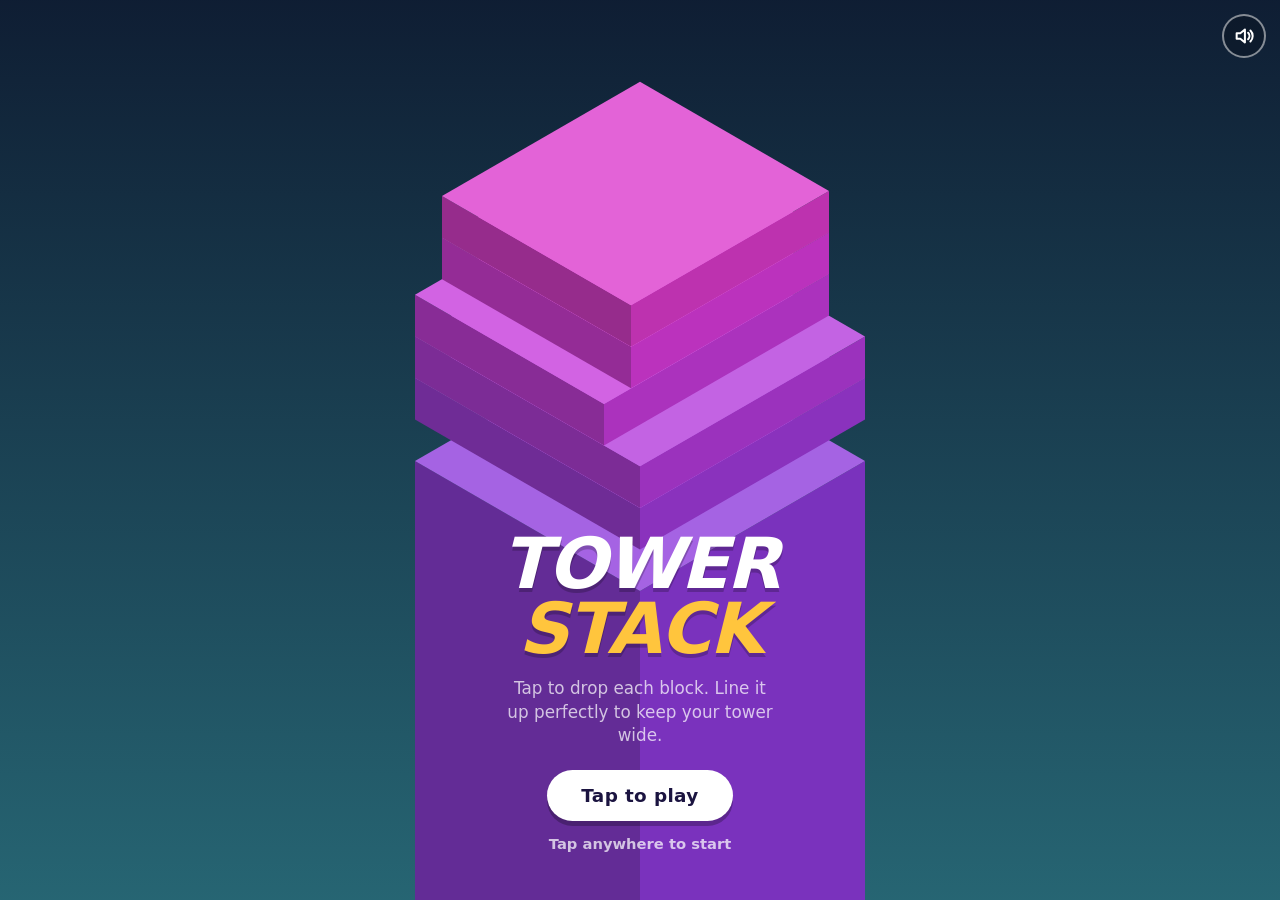
<file: tower-stack/index.html>
<!doctype html>
<html lang="en">
<head>
<meta charset="utf-8">
<meta name="viewport" content="width=device-width, initial-scale=1, viewport-fit=cover, user-scalable=no">
<title>Tower Stack</title>
<meta name="description" content="Tap to drop each block. Line it up perfectly to keep your tower wide. How high can you build?">
<meta name="theme-color" content="#1b1440">
<meta name="apple-mobile-web-app-capable" content="yes">
<meta name="mobile-web-app-capable" content="yes">
<meta name="apple-mobile-web-app-title" content="Tower Stack">
<link rel="icon" type="image/png" href="../favicon.png">
<link rel="apple-touch-icon" href="../apple-touch-icon.png">
<style>
:root {
  --ink: #ffffff;
  --muted: rgba(255, 255, 255, .72);
  --panel: rgba(12, 10, 32, .58);
  --sun: #ffc53d;
  --font: "Avenir Next", "Segoe UI", Roboto, "Helvetica Neue", system-ui, sans-serif;
}
* { box-sizing: border-box; -webkit-tap-highlight-color: transparent; }
html, body { margin: 0; height: 100%; overflow: hidden; background: #1b1440; color: var(--ink); font-family: var(--font);
  touch-action: manipulation; user-select: none; -webkit-user-select: none; -webkit-touch-callout: none; overscroll-behavior: none; }
[hidden] { display: none !important; }
canvas { position: fixed; inset: 0; width: 100%; height: 100%; display: block; }
.hud { position: fixed; left: 0; right: 0; top: 0; pointer-events: none; text-align: center;
  padding: calc(18px + env(safe-area-inset-top, 0px)) max(16px, env(safe-area-inset-right, 0px)) 0 max(16px, env(safe-area-inset-left, 0px)); }
#score { font-size: clamp(3.4rem, 15vw, 5.4rem); font-weight: 900; line-height: 1; letter-spacing: -.03em; font-variant-numeric: tabular-nums;
  text-shadow: 0 3px 0 rgba(0, 0, 0, .18); transition: transform .12s ease; }
#score.pop { transform: scale(1.14); }
#combo { margin-top: 6px; min-height: 1.5em; font-weight: 800; font-size: 1.05rem; letter-spacing: .14em; text-transform: uppercase; color: var(--sun);
  opacity: 0; transition: opacity .2s ease; text-shadow: 0 2px 0 rgba(0, 0, 0, .25); }
#combo.on { opacity: 1; }
.iconbtn { position: fixed; top: calc(14px + env(safe-area-inset-top, 0px)); right: max(14px, env(safe-area-inset-right, 0px));
  width: 44px; height: 44px; border-radius: 50%; border: 2px solid rgba(255, 255, 255, .5); background: rgba(0, 0, 0, .18); color: #fff;
  display: grid; place-items: center; cursor: pointer; z-index: 5; }
.iconbtn svg { width: 22px; height: 22px; }
.iconbtn:focus-visible, .btn:focus-visible { outline: 3px solid var(--sun); outline-offset: 3px; }
.screen { position: fixed; inset: 0; display: flex; flex-direction: column; align-items: center; justify-content: flex-end; text-align: center; z-index: 4;
  padding: 0 max(20px, env(safe-area-inset-right, 0px)) calc(48px + env(safe-area-inset-bottom, 0px)) max(20px, env(safe-area-inset-left, 0px)); cursor: pointer; }
.title { font-size: clamp(2.6rem, 13vw, 4.4rem); font-weight: 900; font-style: italic; line-height: .92; letter-spacing: -.03em; margin: 0 0 6px;
  text-shadow: 0 4px 0 rgba(0, 0, 0, .22); }
.title span { display: block; color: var(--sun); }
.tagline { margin: 10px 0 0; color: var(--muted); font-size: 1.05rem; max-width: 26ch; line-height: 1.4; }
.card { background: var(--panel); border: 2px solid rgba(255, 255, 255, .22); border-radius: 22px; padding: 20px 26px 22px; min-width: min(300px, 100%);
  backdrop-filter: blur(6px); -webkit-backdrop-filter: blur(6px); }
.label { font-size: .78rem; font-weight: 800; letter-spacing: .16em; text-transform: uppercase; color: var(--muted); }
.big { font-size: 4.2rem; font-weight: 900; line-height: 1; margin: 4px 0 10px; font-variant-numeric: tabular-nums; }
.row { display: flex; justify-content: space-between; gap: 24px; padding-top: 12px; border-top: 1px solid rgba(255, 255, 255, .18); font-weight: 700; font-variant-numeric: tabular-nums; }
.newbest { display: inline-block; background: var(--sun); color: #1b1440; font-weight: 900; font-size: .85rem; letter-spacing: .1em; text-transform: uppercase;
  padding: 4px 12px; border-radius: 999px; margin-bottom: 10px; transform: rotate(-3deg); }
.btn { margin-top: 22px; border: 0; border-radius: 999px; padding: 15px 34px; font: inherit; font-weight: 900; font-size: 1.15rem; letter-spacing: .02em;
  background: #fff; color: #1b1440; cursor: pointer; box-shadow: 0 5px 0 rgba(0, 0, 0, .25); }
.hint { margin-top: 14px; color: var(--muted); font-size: .92rem; font-weight: 600; }
.pulse { animation: pulse 1.4s ease-in-out infinite; }
@keyframes pulse { 50% { transform: scale(1.05); } }
@media (prefers-reduced-motion: reduce) { .pulse { animation: none; } #score { transition: none; } }
</style>
</head>
<body>
<canvas id="c" aria-label="Tower Stack game"></canvas>
<div class="hud" aria-live="polite"><div id="score" hidden>0</div><div id="combo"></div></div>
<button class="iconbtn" id="sound" type="button" aria-label="Sound on"></button>

<div class="screen" id="menu">
  <h1 class="title">TOWER<span>STACK</span></h1>
  <p class="tagline">Tap to drop each block. Line it up perfectly to keep your tower wide.</p>
  <button class="btn pulse" type="button" id="startBtn">Tap to play</button>
  <div class="hint" id="menuBest"></div>
</div>

<div class="screen" id="over" hidden>
  <div class="card">
    <div class="newbest" id="newBest" hidden>New best!</div>
    <div class="label">Tower height</div>
    <div class="big" id="finalScore">0</div>
    <div class="row"><span>Best</span><span id="bestScore">0</span></div>
    <div class="row" style="border-top:0;padding-top:6px"><span>Perfect drops</span><span id="perfects">0</span></div>
  </div>
  <button class="btn" type="button" id="againBtn">Play again</button>
</div>

<script>
(function () {
  "use strict";
  const $ = (id) => document.getElementById(id);

  // Add ?debug to the address to see on screen which taps arrive and any errors (for tracking down phone-only bugs).
  const debug = /[?&]debug\b/.test(location.search) ? document.createElement("pre") : null;
  function log(msg) {
    if (!debug) return;
    debug.textContent = (msg + "\n" + debug.textContent).slice(0, 1500);
  }
  if (debug) {
    debug.style.cssText = "position:fixed;left:0;right:0;bottom:0;z-index:9;margin:0;padding:8px 10px calc(8px + env(safe-area-inset-bottom,0px));max-height:40%;overflow:hidden;" +
      "background:rgba(0,0,0,.8);color:#9f9;font:11px/1.35 ui-monospace,Menlo,monospace;white-space:pre-wrap;pointer-events:none";
    document.body.appendChild(debug);
    window.addEventListener("error", (e) => log("ERROR " + e.message + " (line " + e.lineno + ")"));
    window.addEventListener("unhandledrejection", (e) => log("ERROR (promise) " + (e.reason && e.reason.message || e.reason)));
    ["pointerdown", "touchstart", "mousedown", "click"].forEach((t) => window.addEventListener(t, (e) =>
      log(t + " on " + (e.target.id || e.target.tagName) + (e.button != null ? " button " + e.button : "")), true));
    log((window.parent !== window ? "inside HhGames" : "opened directly") + " · pointer events " + (window.PointerEvent ? "yes" : "NO") + "\n" + navigator.userAgent);
  }
  const canvas = $("c"), ctx = canvas.getContext("2d");

  // ---------- saved settings
  const SAVE_KEY = "tower-stack";
  let save = { best: 0, sound: true, games: 0 };
  try { Object.assign(save, JSON.parse(localStorage.getItem(SAVE_KEY) || "{}")); } catch (e) {}
  if (!Number.isFinite(save.best) || save.best < 0) save.best = 0;
  function persist() { try { localStorage.setItem(SAVE_KEY, JSON.stringify(save)); } catch (e) {} }

  // ---------- world settings
  const SIZE = 10;          // starting block width and depth
  const SLAB = 1.6;         // block height
  const RANGE = 13;         // how far a block slides either side
  const PERFECT = 0.32;     // how close counts as a perfect drop
  const GROW = 0.7;         // how much a perfect streak grows the block back

  // ---------- sound (synthesised)
  let AC = null, master = null;
  function audio() {
    if (AC) return AC;
    try { AC = new (window.AudioContext || window.webkitAudioContext)(); master = AC.createGain(); master.gain.value = .5; master.connect(AC.destination); } catch (e) { AC = null; }
    return AC;
  }
  function tone(freq, t, dur, type, vol) {
    if (!AC || !save.sound) return;
    const o = AC.createOscillator(), g = AC.createGain();
    o.type = type || "sine"; o.frequency.setValueAtTime(freq, t);
    g.gain.setValueAtTime(0, t); g.gain.linearRampToValueAtTime(vol || .3, t + .008); g.gain.exponentialRampToValueAtTime(.0001, t + dur);
    o.connect(g); g.connect(master); o.start(t); o.stop(t + dur + .02);
  }
  const SCALE = [0, 2, 4, 7, 9, 12, 14, 16, 19, 21, 24];
  const sfx = {
    place() { const t = AC.currentTime; tone(150, t, .12, "triangle", .35); tone(300, t, .06, "square", .05); },
    perfect(n) { const t = AC.currentTime, f = 523.25 * Math.pow(2, SCALE[Math.min(n - 1, SCALE.length - 1)] / 12);
      tone(f, t, .35, "sine", .28); tone(f * 2, t + .01, .2, "triangle", .08); },
    grow() { const t = AC.currentTime; [0, 4, 7, 12].forEach((s, i) => tone(523.25 * Math.pow(2, s / 12), t + i * .05, .25, "triangle", .14)); },
    over() { const t = AC.currentTime; [392, 330, 262, 196].forEach((f, i) => tone(f, t + i * .11, .3, "triangle", .22)); },
  };
  // Sound must never stop the game: some Safari versions throw or reject when resuming audio.
  function wake() { try { const r = AC && AC.state === "suspended" && AC.resume && AC.resume(); if (r && r.catch) r.catch(() => {}); } catch (e) {} }
  function play(name, n) { if (AC && save.sound) { wake(); try { sfx[name](n); } catch (e) {} } }
  function buzz(p) { try { if (save.sound && navigator.vibrate) navigator.vibrate(p); } catch (e) {} }

  const ICON_ON = '<svg viewBox="0 0 24 24" fill="none" stroke="currentColor" stroke-width="2.2" stroke-linecap="round" stroke-linejoin="round"><path d="M4 9v6h4l5 4V5L8 9H4z"/><path d="M16.5 8.5a5 5 0 0 1 0 7M19 6a8.5 8.5 0 0 1 0 12"/></svg>';
  const ICON_OFF = '<svg viewBox="0 0 24 24" fill="none" stroke="currentColor" stroke-width="2.2" stroke-linecap="round" stroke-linejoin="round"><path d="M4 9v6h4l5 4V5L8 9H4z"/><path d="m17 9 5 6M22 9l-5 6"/></svg>';
  function syncSound() { $("sound").innerHTML = save.sound ? ICON_ON : ICON_OFF; $("sound").setAttribute("aria-label", save.sound ? "Sound on" : "Sound off"); }
  $("sound").addEventListener("click", (e) => { e.stopPropagation(); save.sound = !save.sound; persist(); syncSound(); audio(); });
  syncSound();

  // ---------- game state
  let state = "menu";       // menu | play | over
  let stack, moving, debris, rings, axis, dir, speed, hue0, combo, perfects, camY, camTarget, overAt, shake;

  function reset() {
    hue0 = Math.floor(Math.random() * 360);
    stack = [{ x: -SIZE / 2, z: -SIZE / 2, w: SIZE, d: SIZE, y: 0, hue: hue0 }];
    debris = []; rings = []; combo = 0; perfects = 0; axis = "x"; shake = 0;
    camY = camTarget = 0;
    spawn();
  }
  function top() { return stack[stack.length - 1]; }
  function hueAt(level) { return (hue0 + level * 7) % 360; }
  function spawn() {
    const t = top(), level = stack.length;
    axis = level % 2 ? "x" : "z";
    dir = level % 4 < 2 ? 1 : -1;
    speed = Math.min(9 + level * 0.18, 20);
    moving = { x: t.x, z: t.z, w: t.w, d: t.d, y: level * SLAB, hue: hueAt(level), t: 0 };
    moving[axis] = t[axis] - dir * RANGE;
    camTarget = Math.max(0, (level - 4) * SLAB);
  }

  function place() {
    const t = top(), m = moving;
    const len = axis === "x" ? "w" : "d";
    const delta = m[axis] - t[axis];
    const start = Math.max(m[axis], t[axis]);
    const end = Math.min(m[axis] + m[len], t[axis] + t[len]);
    const overlap = end - start;

    if (overlap <= 0.05) {                       // missed the tower completely
      debris.push(Object.assign({}, m, { vy: 0, front: delta > 0, alpha: 1 }));
      moving = null;
      return gameOver();
    }

    if (Math.abs(delta) <= PERFECT) {             // perfect drop
      m[axis] = t[axis];
      combo++; perfects++;
      rings.push({ x: m.x, z: m.z, w: m.w, d: m.d, y: m.y + SLAB, life: 1 });
      if (combo >= 3 && (m.w < SIZE || m.d < SIZE)) {
        const g = Math.min(GROW, SIZE - m[len]);
        m[len] += g; m[axis] -= g / 2;
        play("grow");
      } else play("perfect", combo);
      buzz(15);
      showCombo();
    } else {                                      // slice off the overhang
      combo = 0; showCombo();
      const piece = { y: m.y, hue: m.hue, vy: 0, alpha: 1, front: delta > 0 };
      const other = axis === "x" ? "z" : "x", olen = axis === "x" ? "d" : "w";
      piece[other] = m[other]; piece[olen] = m[olen];
      if (delta > 0) { piece[axis] = end; piece[len] = m[axis] + m[len] - end; }
      else { piece[axis] = m[axis]; piece[len] = start - m[axis]; }
      debris.push(piece);
      m[axis] = start; m[len] = overlap;
      play("place"); buzz(8);
    }
    delete m.t;
    stack.push(m);
    setScore(stack.length - 1, true);
    spawn();
  }

  function setScore(n, pop) {
    const el = $("score"); el.textContent = n;
    if (pop) { el.classList.remove("pop"); void el.offsetWidth; el.classList.add("pop"); setTimeout(() => el.classList.remove("pop"), 120); }
  }
  function showCombo() {
    const c = $("combo");
    if (combo >= 2) { c.textContent = "Perfect ×" + combo; c.classList.add("on"); }
    else if (combo === 1) { c.textContent = "Perfect!"; c.classList.add("on"); }
    else c.classList.remove("on");
  }

  function start() {
    log("start");
    audio(); wake();
    reset();
    state = "play";
    $("menu").hidden = true; $("over").hidden = true; $("score").hidden = false;
    setScore(0); showCombo();
  }

  function gameOver() {
    state = "over"; overAt = performance.now(); shake = 1;
    const score = stack.length - 1;
    const isBest = score > save.best;
    if (isBest) save.best = score;
    save.games = (save.games || 0) + 1; persist();
    play("over"); buzz([40, 60, 90]);
    $("combo").classList.remove("on");
    setTimeout(() => {
      if (state !== "over") return;
      $("finalScore").textContent = score;
      $("bestScore").textContent = save.best;
      $("perfects").textContent = perfects;
      $("newBest").hidden = !(isBest && score > 0);
      $("score").hidden = true;
      $("over").hidden = false;
      $("againBtn").focus({ preventScroll: true });
    }, 900);
    // When played inside HhGames, offer the score for its leaderboard.
    if (score > 0) { try { if (window.parent !== window) window.parent.postMessage({ type: "hh-score", game: "tower-stack", score: score }, "*"); } catch (e) {} }
  }

  // ---------- input
  function tap(e) {
    if (e && e.target && e.target.closest && e.target.closest("#sound")) return;
    if (state === "play") { if (moving) place(); }
    else if (state === "menu") start();
    else if (state === "over" && performance.now() - overAt > 1300) start();
  }
  // Older iPhones (iOS 12 and earlier) have no pointer events, so listen for touches there instead.
  const DOWN = window.PointerEvent ? "pointerdown" : "ontouchstart" in window ? "touchstart" : "mousedown";
  let lastDown = -1e9;
  window.addEventListener(DOWN, (e) => { if (e.button > 0) return; e.preventDefault(); lastDown = performance.now(); tap(e); }, { passive: false });
  // Backup: if a phone ever delivers the tap only as a click, the click still counts (but never twice for one tap).
  window.addEventListener("click", (e) => { if (performance.now() - lastDown > 700) { log("tap from click"); tap(e); } });
  window.addEventListener("keydown", (e) => {
    if (e.repeat) return;
    if (e.code === "Space" || e.code === "Enter") { e.preventDefault(); lastDown = performance.now(); tap(e); }
  });

  // ---------- drawing (isometric)
  let W = 0, H = 0, DPR = 1, unit = 10;
  const C = Math.cos(Math.PI / 6), S = Math.sin(Math.PI / 6);
  function resize() {
    DPR = Math.min(window.devicePixelRatio || 1, 2.5);
    W = window.innerWidth; H = window.innerHeight;
    canvas.width = Math.round(W * DPR); canvas.height = Math.round(H * DPR);
    unit = Math.min(W * 0.62, H * 0.5) / (SIZE * 2 * C);
  }
  window.addEventListener("resize", resize);
  resize();

  function anchorY() { return H * (state === "menu" ? 0.42 : 0.6); }
  function proj(x, y, z) {
    return [W / 2 + (x - z) * C * unit, anchorY() + ((x + z) * S - (y - camY)) * unit];
  }
  function hsl(h, s, l, a) { return "hsla(" + h + "," + s + "%," + l + "%," + (a == null ? 1 : a) + ")"; }
  function poly(pts, fill) { ctx.beginPath(); ctx.moveTo(pts[0][0], pts[0][1]); for (let i = 1; i < pts.length; i++) ctx.lineTo(pts[i][0], pts[i][1]); ctx.closePath(); ctx.fillStyle = fill; ctx.fill(); }
  function box(b, y0, y1, alpha) {
    const x0 = b.x, x1 = b.x + b.w, z0 = b.z, z1 = b.z + b.d, a = alpha == null ? 1 : alpha;
    const topY = proj(x0, y1, z0)[1];
    if (proj(x1, y0, z1)[1] < -40 || topY > H + 40) return;     // off screen
    poly([proj(x1, y1, z0), proj(x1, y1, z1), proj(x1, y0, z1), proj(x1, y0, z0)], hsl(b.hue, 58, 47, a));   // right side
    poly([proj(x0, y1, z1), proj(x1, y1, z1), proj(x1, y0, z1), proj(x0, y0, z1)], hsl(b.hue, 55, 38, a));   // left side
    poly([proj(x0, y1, z0), proj(x1, y1, z0), proj(x1, y1, z1), proj(x0, y1, z1)], hsl(b.hue, 70, 64, a));   // top
  }

  function background() {
    const h = stack ? hueAt(stack.length) : (hue0 || 260);
    const bg = 245 + 40 * Math.sin(h * Math.PI / 180);          // stays in the blue-to-purple range
    const g = ctx.createLinearGradient(0, 0, 0, H);
    g.addColorStop(0, hsl(bg, 55, 13));
    g.addColorStop(1, hsl(bg - 25, 50, 30));
    ctx.fillStyle = g; ctx.fillRect(0, 0, W, H);
  }

  // A dashed line at the height of your best tower, so you can see it coming.
  const LABEL_FONT = "800 12px " + getComputedStyle(document.body).fontFamily;
  function bestLine() {
    if (!save.best || state === "menu") return;
    const y = proj(0, save.best * SLAB + SLAB, 0)[1];      // top face of your best block, at the tower's centre line
    if (y < 30 || y > H - 30) return;
    ctx.save();
    ctx.strokeStyle = "rgba(255,255,255,.45)"; ctx.lineWidth = 1.5; ctx.setLineDash([6, 6]);
    ctx.beginPath(); ctx.moveTo(0, y); ctx.lineTo(W, y); ctx.stroke();
    ctx.setLineDash([]);
    ctx.fillStyle = "rgba(255,255,255,.8)"; ctx.font = LABEL_FONT; ctx.textBaseline = "bottom";
    ctx.fillText("BEST " + save.best, 16, y - 4);
    ctx.restore();
  }

  // ---------- loop
  let last = performance.now();
  function frame(now) {
    const dt = Math.min((now - last) / 1000, 1 / 20); last = now;

    if (state === "play" && moving) {
      moving[axis] += dir * speed * dt;
      const t = top();
      if (moving[axis] > t[axis] + RANGE) { moving[axis] = t[axis] + RANGE; dir = -1; }
      if (moving[axis] < t[axis] - RANGE) { moving[axis] = t[axis] - RANGE; dir = 1; }
    }
    if (state === "menu" && stack) {           // slow attract loop: the tower builds itself
      camTarget = Math.max(0, (stack.length - 4) * SLAB);
    }
    camY += (camTarget - camY) * Math.min(1, dt * 6);
    debris.forEach((p) => { p.vy += 32 * dt; p.y -= p.vy * dt; p.alpha = Math.max(0, p.alpha - dt * .7); });
    debris = debris.filter((p) => p.alpha > 0 && p.y > camY - 60);
    rings.forEach((r) => { r.life -= dt * 2.2; });
    rings = rings.filter((r) => r.life > 0);
    if (state === "over") { camTarget = Math.max(0, (stack.length - 4) * SLAB); shake = Math.max(0, shake - dt * 3); }

    ctx.setTransform(DPR, 0, 0, DPR, 0, 0);
    background();
    if (shake) { ctx.save(); ctx.translate((Math.random() - .5) * 10 * shake, (Math.random() - .5) * 10 * shake); }
    bestLine();
    if (stack) {
      debris.filter((p) => !p.front).forEach((p) => box(p, p.y, p.y + SLAB, p.alpha));
      const base = stack[0];
      box({ x: base.x, z: base.z, w: base.w, d: base.d, hue: base.hue }, camY - 80, 0, 1);   // the pillar under the tower
      for (let i = 1; i < stack.length; i++) box(stack[i], stack[i].y, stack[i].y + SLAB);
      if (moving && state === "play") box(moving, moving.y, moving.y + SLAB);
      rings.forEach((r) => {
        const k = 1 + (1 - r.life) * .35, cx = r.x + r.w / 2, cz = r.z + r.d / 2, hw = r.w / 2 * k, hd = r.d / 2 * k;
        const pts = [proj(cx - hw, r.y, cz - hd), proj(cx + hw, r.y, cz - hd), proj(cx + hw, r.y, cz + hd), proj(cx - hw, r.y, cz + hd)];
        ctx.beginPath(); ctx.moveTo(pts[0][0], pts[0][1]); pts.slice(1).forEach((p) => ctx.lineTo(p[0], p[1])); ctx.closePath();
        ctx.strokeStyle = "rgba(255,255,255," + r.life.toFixed(3) + ")"; ctx.lineWidth = 3; ctx.stroke();
      });
      debris.filter((p) => p.front).forEach((p) => box(p, p.y, p.y + SLAB, p.alpha));
    }
    if (shake) ctx.restore();
    requestAnimationFrame(frame);
  }

  // Menu: show a starter tower behind the title.
  function menuTower() {
    hue0 = Math.floor(Math.random() * 360);
    stack = [{ x: -SIZE / 2, z: -SIZE / 2, w: SIZE, d: SIZE, y: 0, hue: hue0 }];
    let x = -SIZE / 2, z = -SIZE / 2, w = SIZE, d = SIZE;
    for (let i = 1; i <= 5; i++) {
      if (i % 2) { const cut = i === 3 ? 1.6 : 0; w -= cut; }
      else { const cut = i === 4 ? 1.2 : 0; d -= cut; }
      stack.push({ x, z, w, d, y: i * SLAB, hue: hueAt(i) });
    }
    debris = []; rings = []; moving = null; camY = camTarget = 0;
  }
  menuTower();
  $("menuBest").textContent = save.best ? "Best: " + save.best + (save.best === 1 ? " block" : " blocks") : "Tap anywhere to start";
  document.addEventListener("visibilitychange", () => { last = performance.now(); });
  requestAnimationFrame(frame);

  // For automated checks: the slicing maths.
  window.__towerStack = {
    get state() { return state; }, get height() { return stack ? stack.length - 1 : 0; },
    get top() { const t = top(); return { w: +t.w.toFixed(3), d: +t.d.toFixed(3) }; }, get combo() { return combo; },
    nudge(off) { if (moving) moving[axis] = top()[axis] + off; }, place: () => tap(), start,
  };
})();
</script>
</body>
</html>
</file>
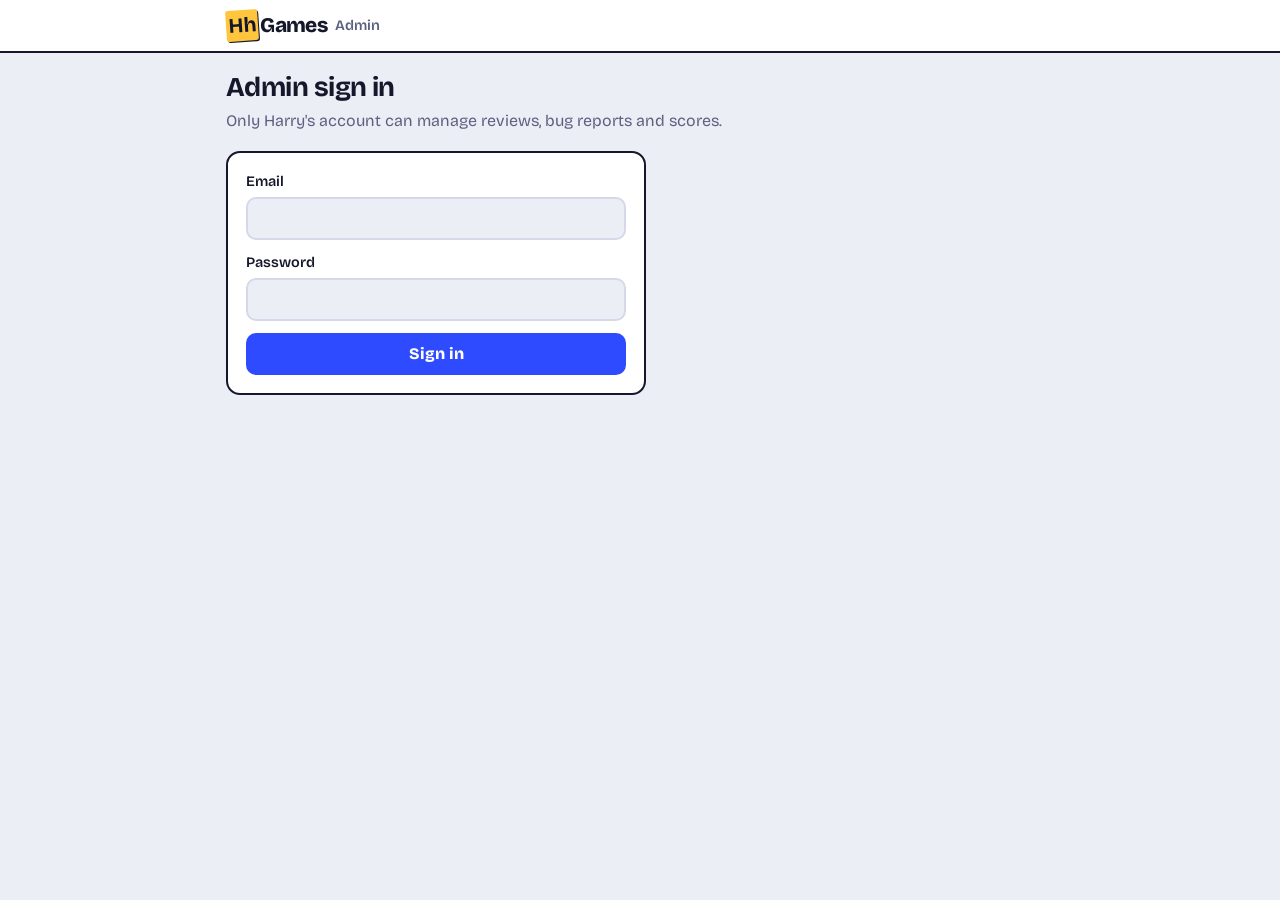
<file: admin.html>
<!doctype html>
<html lang="en">
<head>
<meta charset="utf-8">
<meta name="viewport" content="width=device-width, initial-scale=1, viewport-fit=cover">
<meta name="robots" content="noindex, nofollow">
<title>HhGames admin</title>
<meta name="theme-color" content="#15172b">
<link rel="icon" type="image/png" href="favicon.png">
<link rel="preconnect" href="https://fonts.googleapis.com">
<link rel="preconnect" href="https://fonts.gstatic.com" crossorigin>
<link rel="stylesheet" href="https://fonts.googleapis.com/css2?family=Bricolage+Grotesque:opsz,wght@12..96,400;12..96,600;12..96,800&display=swap">
<style>
:root {
  --bg: #eceef6; --surface: #ffffff; --ink: #15172b; --muted: #5d6180; --line: #d5d8e8;
  --accent: #2f4bff; --accent-ink: #ffffff; --sticker: #ffc53d; --good: #14894a; --danger: #d6321f; --star: #f5a300;
  --body: "Bricolage Grotesque", "Segoe UI", Roboto, system-ui, sans-serif;
  padding-top: env(safe-area-inset-top, 0px); padding-bottom: env(safe-area-inset-bottom, 0px);
}
@media (prefers-color-scheme: dark) {
  :root { --bg: #0e1022; --surface: #171a33; --ink: #eef0fa; --muted: #9ea3c6; --line: #2a2e52; --accent: #7c8cff; --accent-ink: #0e1022;
    --good: #4cd38a; --danger: #ff6b57; --star: #ffc53d; color-scheme: dark; }
}
* { box-sizing: border-box; }
[hidden] { display: none !important; }
body { margin: 0; background: var(--bg); color: var(--ink); font-family: var(--body); font-size: 1rem; line-height: 1.5; }
button, input, select { font: inherit; color: inherit; }
:focus-visible { outline: 3px solid var(--accent); outline-offset: 2px; }
.wrap { max-width: 860px; margin: 0 auto; padding-left: max(16px, env(safe-area-inset-left, 0px)); padding-right: max(16px, env(safe-area-inset-right, 0px)); }
header { background: var(--surface); border-bottom: 2px solid var(--ink); position: sticky; top: 0; z-index: 5; }
header .wrap { display: flex; align-items: center; justify-content: space-between; gap: 12px; padding-block: 10px; }
.mini { font-weight: 800; letter-spacing: -.035em; font-size: 1.3rem; color: var(--ink); text-decoration: none; display: inline-flex; gap: .1em; align-items: center; }
.mini b { background: var(--sticker); color: #15172b; padding: 0 .14em; border-radius: .14em; display: inline-block; transform: rotate(-4deg); box-shadow: .05em .06em 0 var(--ink); }
.mini span { font-weight: 600; color: var(--muted); font-size: .9rem; letter-spacing: 0; margin-left: .4em; }
main { padding-block: 20px 60px; }
h1 { font-size: 1.7rem; line-height: 1.1; margin: 0 0 6px; letter-spacing: -.02em; }
.sub { margin: 0 0 18px; color: var(--muted); }
.btn { display: inline-flex; align-items: center; justify-content: center; gap: 6px; border: 2px solid var(--ink); border-radius: 10px;
  padding: 7px 14px; font-weight: 800; cursor: pointer; background: var(--surface); color: var(--ink); white-space: nowrap; }
.btn.primary { background: var(--accent); border-color: var(--accent); color: var(--accent-ink); }
.btn.good { background: var(--good); border-color: var(--good); color: #fff; }
.btn.danger { color: var(--danger); border-color: var(--danger); background: transparent; }
.btn.danger.armed { background: var(--danger); color: #fff; }
.btn.small { padding: 4px 10px; font-size: .9rem; }
.btn[disabled] { opacity: .5; cursor: progress; }
.panel { background: var(--surface); border: 2px solid var(--ink); border-radius: 14px; padding: 18px; }
form.login { display: flex; flex-direction: column; gap: 12px; max-width: 420px; }
label { display: flex; flex-direction: column; gap: 4px; font-weight: 600; font-size: .9rem; }
input[type=email], input[type=password] { border: 2px solid var(--line); border-radius: 10px; padding: 9px 12px; background: var(--bg); width: 100%; }
input:focus { border-color: var(--accent); outline: none; }
.err { color: var(--danger); font-weight: 600; margin: 0; }
.tabs { display: flex; gap: 6px; flex-wrap: wrap; margin-bottom: 16px; }
.tab { border: 2px solid var(--line); background: transparent; border-radius: 999px; padding: 6px 14px; font-weight: 800; cursor: pointer; display: inline-flex; gap: 8px; align-items: center; }
.tab[aria-pressed="true"] { border-color: var(--ink); background: var(--ink); color: var(--bg); }
.count { background: var(--sticker); color: #15172b; border-radius: 999px; padding: 0 8px; font-size: .8rem; min-width: 1.6em; text-align: center; }
.count.zero { background: var(--line); color: var(--muted); }
h2 { font-size: 1.1rem; margin: 22px 0 10px; display: flex; gap: 8px; align-items: baseline; }
h2 small { color: var(--muted); font-weight: 600; font-size: .85rem; }
ul.items { list-style: none; margin: 0; padding: 0; display: flex; flex-direction: column; gap: 10px; }
.item { background: var(--surface); border: 2px solid var(--line); border-radius: 12px; padding: 12px 14px; display: flex; flex-direction: column; gap: 6px; }
.item.waiting { border-color: var(--ink); }
.item .top { display: flex; flex-wrap: wrap; gap: 4px 10px; align-items: baseline; }
.item .who { font-weight: 800; overflow-wrap: anywhere; }
.item .meta { color: var(--muted); font-size: .85rem; }
.item .when { margin-left: auto; color: var(--muted); font-size: .85rem; white-space: nowrap; }
.item p { margin: 0; white-space: pre-wrap; overflow-wrap: anywhere; }
.item .acts { display: flex; gap: 8px; flex-wrap: wrap; margin-top: 4px; }
.stars { color: var(--star); letter-spacing: .05em; }
.stars i { color: var(--line); font-style: normal; }
.empty { border: 2px dashed var(--line); border-radius: 12px; padding: 16px; color: var(--muted); text-align: center; }
.chips { display: flex; gap: 6px; flex-wrap: wrap; margin-bottom: 12px; }
.chip { border: 2px solid var(--line); background: transparent; border-radius: 999px; padding: 4px 12px; font-weight: 600; cursor: pointer; font-size: .9rem; }
.chip[aria-pressed="true"] { border-color: var(--ink); background: var(--ink); color: var(--bg); }
.row { display: grid; grid-template-columns: 2em minmax(0, 1fr) auto auto; gap: 10px; align-items: center; padding: 8px 12px; font-variant-numeric: tabular-nums; }
.rows { background: var(--surface); border: 2px solid var(--line); border-radius: 12px; overflow: hidden; }
.row + .row { border-top: 1px solid var(--line); }
.row .rank { color: var(--muted); font-weight: 800; text-align: center; }
.row .n { font-weight: 700; overflow: hidden; text-overflow: ellipsis; white-space: nowrap; }
.row .s { font-weight: 800; }
details summary { cursor: pointer; font-weight: 800; margin: 22px 0 10px; }
.toast { position: fixed; left: 50%; transform: translateX(-50%); bottom: calc(20px + env(safe-area-inset-bottom, 0px)); z-index: 30;
  background: var(--ink); color: var(--bg); padding: 10px 18px; border-radius: 10px; font-weight: 600; max-width: calc(100% - 32px); }
.note { color: var(--muted); font-size: .9rem; }
</style>
</head>
<body>
<header><div class="wrap">
  <a class="mini" href="./"><b>Hh</b>Games<span>Admin</span></a>
  <button class="btn small" id="signOut" type="button" hidden>Sign out</button>
</div></header>
<main class="wrap">
  <section id="loginView" hidden>
    <h1>Admin sign in</h1>
    <p class="sub">Only Harry's account can manage reviews, bug reports and scores.</p>
    <form class="login panel" id="loginForm" novalidate>
      <label>Email <input type="email" id="email" autocomplete="username" required></label>
      <label>Password <input type="password" id="password" autocomplete="current-password" required></label>
      <p class="err" id="loginErr" hidden></p>
      <button class="btn primary" type="submit" id="loginBtn">Sign in</button>
    </form>
  </section>

  <section id="notAdmin" hidden>
    <h1>This account isn't an admin</h1>
    <p class="sub" id="notAdminText"></p>
  </section>

  <section id="adminView" hidden>
    <h1>Manage HhGames</h1>
    <p class="sub">Approve reviews, sort bug reports and remove scores. Changes show on the site straight away.</p>
    <div class="tabs" role="group" aria-label="Sections">
      <button class="tab" type="button" data-tab="reviews" aria-pressed="true">Reviews <span class="count" id="cReviews">0</span></button>
      <button class="tab" type="button" data-tab="reports" aria-pressed="false">Bug reports <span class="count" id="cReports">0</span></button>
      <button class="tab" type="button" data-tab="scores" aria-pressed="false">Scores</button>
    </div>
    <div id="tab-reviews">
      <h2>Waiting for approval <small id="nWaiting"></small></h2>
      <ul class="items" id="waitingList"></ul>
      <details id="approvedBox"><summary id="approvedSummary">Approved reviews</summary><ul class="items" id="approvedList"></ul></details>
    </div>
    <div id="tab-reports" hidden>
      <h2>Open reports <small id="nOpen"></small></h2>
      <ul class="items" id="openList"></ul>
      <details><summary id="fixedSummary">Fixed reports</summary><ul class="items" id="fixedList"></ul></details>
    </div>
    <div id="tab-scores" hidden>
      <div class="chips" id="scoreGames" role="group" aria-label="Game"></div>
      <p class="note">Every score saved for this game, best first. Delete any that look like cheating.</p>
      <div class="rows" id="scoreList"></div>
    </div>
  </section>
</main>
<div class="toast" id="toast" hidden role="status"></div>
<script>
const SB = { url: "https://mwlnnyjdnyorqrqgauny.supabase.co", key: "sb_publishable_UVwCZhYIxuXzhfC7uebIPg_6JY0o6TN" };
const TITLES = {"long-shot": "Long Shot", "number-ten": "Number 10", "tower-stack": "Tower Stack", "track-star-3d": "Track Star 3D", "army-rush": "Army Rush", "street-to-superstar": "Street to Superstar", "quick-chaos": "Quick Chaos", "darts-championship": "Darts Champion", "website": "The website"};
const BOARDS = [{"id": "long-shot", "title": "Long Shot", "unit": "rep"}, {"id": "number-ten", "title": "Number 10", "unit": "pts"}, {"id": "tower-stack", "title": "Tower Stack", "unit": "blocks"}, {"id": "track-star-3d", "title": "Track Star 3D", "unit": "pts"}, {"id": "army-rush", "title": "Army Rush", "unit": "level"}, {"id": "street-to-superstar", "title": "Street to Superstar", "unit": "pts"}, {"id": "darts-championship", "title": "Darts Champion", "unit": "pts"}];
(function () {
  const $ = (id) => document.getElementById(id);
  const el = (t, c, x) => { const e = document.createElement(t); if (c) e.className = c; if (x != null) e.textContent = x; return e; };
  const KEY = "hh-admin-session";
  let session = null, tab = "reviews", scoreGame = BOARDS.length ? BOARDS[0].id : null;
  let reviews = [], reports = [], scores = [];
  function toast(m) { const t = $("toast"); t.textContent = m; t.hidden = false; clearTimeout(toast.t); toast.t = setTimeout(() => { t.hidden = true; }, 2400); }
  function save(s) { session = s; try { s ? localStorage.setItem(KEY, JSON.stringify(s)) : localStorage.removeItem(KEY); } catch (e) {} }
  function load() { try { return JSON.parse(localStorage.getItem(KEY) || "null"); } catch (e) { return null; } }
  function when(ts) { const d = new Date(ts); return isNaN(d) ? "" : d.toLocaleString("en-GB", { day: "numeric", month: "short", hour: "2-digit", minute: "2-digit" }); }
  function show(view) { ["loginView", "notAdmin", "adminView"].forEach((v) => { $(v).hidden = v !== view; }); $("signOut").hidden = view === "loginView"; }

  // ---------- auth
  async function auth(grant, body) {
    const res = await fetch(SB.url + "/auth/v1/token?grant_type=" + grant, { method: "POST", headers: { apikey: SB.key, "Content-Type": "application/json" }, body: JSON.stringify(body) });
    const j = await res.json().catch(() => ({}));
    if (!res.ok || !j.access_token) throw j;
    return { access: j.access_token, refresh: j.refresh_token, exp: Date.now() + (j.expires_in || 3600) * 1000, email: j.user && j.user.email };
  }
  async function token() {
    if (!session) throw { code: "signed_out" };
    if (Date.now() > session.exp - 60000) {
      try { save(Object.assign(await auth("refresh_token", { refresh_token: session.refresh }), { email: session.email })); }
      catch (e) { save(null); show("loginView"); throw { code: "signed_out" }; }
    }
    return session.access;
  }
  async function api(path, opts) {
    opts = opts || {};
    const h = { apikey: SB.key, Authorization: "Bearer " + await token(), "Content-Type": "application/json" };
    if (opts.prefer) h.Prefer = opts.prefer;
    const res = await fetch(SB.url + "/rest/v1/" + path, { method: opts.method || "GET", headers: h, body: opts.body ? JSON.stringify(opts.body) : undefined });
    if (res.status === 401) { save(null); show("loginView"); throw { code: "signed_out" }; }
    if (!res.ok) throw { code: res.status };
    return res.status === 204 || opts.prefer === "return=minimal" ? null : res.json();
  }

  $("loginForm").addEventListener("submit", async (ev) => {
    ev.preventDefault();
    const email = $("email").value.trim(), password = $("password").value;
    const err = $("loginErr"); err.hidden = true;
    if (!email || !password) { err.textContent = "Enter your email and password."; err.hidden = false; return; }
    const b = $("loginBtn"); b.disabled = true; b.textContent = "Signing in…";
    try { save(await auth("password", { email, password })); $("password").value = ""; await start(); }
    catch (e) {
      err.textContent = e && /invalid/i.test(e.error_description || e.msg || e.message || "") ? "That email and password don't match. Check them and try again."
        : "Couldn't sign in. Check your connection and try again.";
      err.hidden = false;
    } finally { b.disabled = false; b.textContent = "Sign in"; }
  });
  $("signOut").onclick = () => {
    if (session) fetch(SB.url + "/auth/v1/logout", { method: "POST", headers: { apikey: SB.key, Authorization: "Bearer " + session.access } }).catch(() => {});
    save(null); show("loginView");
  };

  // ---------- data
  async function loadAll() {
    const [r, p] = await Promise.all([
      api("reviews?select=id,game_id,rating,name,comment,approved,created_at&order=created_at.desc&limit=500"),
      api("reports?select=id,about,message,name,device,fixed,created_at&order=created_at.desc&limit=500"),
    ]);
    reviews = r || []; reports = p || [];
    render();
    if (scoreGame) loadScores();
  }
  async function loadScores() {
    scores = await api("scores?select=id,name,score,created_at&game_id=eq." + encodeURIComponent(scoreGame) + "&order=score.desc,created_at.asc&limit=200") || [];
    renderScores();
  }

  // ---------- render
  function starText(n) { const s = el("span", "stars", "★".repeat(n)); const i = el("i", null, "★".repeat(5 - n)); s.appendChild(i); s.setAttribute("aria-label", n + " out of 5 stars"); return s; }
  function confirmBtn(label, fn) {
    const b = el("button", "btn small danger", label); b.type = "button";
    b.onclick = async () => {
      if (!b.classList.contains("armed")) { b.classList.add("armed"); b.textContent = "Tap again to delete"; setTimeout(() => { b.classList.remove("armed"); b.textContent = label; }, 4000); return; }
      b.disabled = true; try { await fn(); } catch (e) { b.disabled = false; toast("That didn't work. Try again."); }
    };
    return b;
  }
  function actBtn(label, cls, fn) {
    const b = el("button", "btn small " + cls, label); b.type = "button";
    b.onclick = async () => { b.disabled = true; try { await fn(); } catch (e) { b.disabled = false; toast("That didn't work. Try again."); } };
    return b;
  }
  function reviewItem(r) {
    const li = el("li", "item" + (r.approved ? "" : " waiting"));
    const top = el("div", "top");
    top.appendChild(el("span", "who", r.name || "Player")); top.appendChild(starText(r.rating));
    top.appendChild(el("span", "meta", "on " + (TITLES[r.game_id] || r.game_id))); top.appendChild(el("span", "when", when(r.created_at)));
    li.appendChild(top);
    li.appendChild(r.comment ? el("p", null, r.comment) : el("p", "meta", "No written review, just a star rating."));
    const acts = el("div", "acts");
    if (!r.approved) acts.appendChild(actBtn("✓ Approve", "good", async () => {
      await api("reviews?id=eq." + r.id, { method: "PATCH", body: { approved: true }, prefer: "return=minimal" }); r.approved = true; render(); toast("Approved. It's on the site now."); }));
    else acts.appendChild(actBtn("Hide from site", "", async () => {
      await api("reviews?id=eq." + r.id, { method: "PATCH", body: { approved: false }, prefer: "return=minimal" }); r.approved = false; render(); toast("Hidden from the site."); }));
    acts.appendChild(confirmBtn("Delete", async () => {
      await api("reviews?id=eq." + r.id, { method: "DELETE", prefer: "return=minimal" }); reviews = reviews.filter((x) => x !== r); render(); toast("Review deleted."); }));
    li.appendChild(acts);
    return li;
  }
  function reportItem(r) {
    const li = el("li", "item" + (r.fixed ? "" : " waiting"));
    const top = el("div", "top");
    top.appendChild(el("span", "who", TITLES[r.about] || r.about));
    if (r.name) top.appendChild(el("span", "meta", "from " + r.name));
    top.appendChild(el("span", "when", when(r.created_at)));
    li.appendChild(top);
    li.appendChild(el("p", null, r.message));
    if (r.device) li.appendChild(el("span", "meta", r.device));
    const acts = el("div", "acts");
    acts.appendChild(actBtn(r.fixed ? "Reopen" : "✓ Mark fixed", r.fixed ? "" : "good", async () => {
      await api("reports?id=eq." + r.id, { method: "PATCH", body: { fixed: !r.fixed }, prefer: "return=minimal" }); r.fixed = !r.fixed; render(); toast(r.fixed ? "Marked as fixed." : "Reopened."); }));
    acts.appendChild(confirmBtn("Delete", async () => {
      await api("reports?id=eq." + r.id, { method: "DELETE", prefer: "return=minimal" }); reports = reports.filter((x) => x !== r); render(); toast("Report deleted."); }));
    li.appendChild(acts);
    return li;
  }
  function fill(list, items, make, emptyText) {
    list.replaceChildren(...(items.length ? items.map(make) : [el("li", "empty", emptyText)]));
  }
  function render() {
    const waiting = reviews.filter((r) => !r.approved), approved = reviews.filter((r) => r.approved);
    const open = reports.filter((r) => !r.fixed), fixed = reports.filter((r) => r.fixed);
    $("cReviews").textContent = waiting.length; $("cReviews").classList.toggle("zero", !waiting.length);
    $("cReports").textContent = open.length; $("cReports").classList.toggle("zero", !open.length);
    $("nWaiting").textContent = waiting.length ? waiting.length + " to check" : "";
    $("nOpen").textContent = open.length ? open.length + " open" : "";
    fill($("waitingList"), waiting, reviewItem, "Nothing waiting. New reviews will appear here.");
    fill($("approvedList"), approved, reviewItem, "No approved reviews yet.");
    $("approvedSummary").textContent = "Approved reviews (" + approved.length + ")";
    fill($("openList"), open, reportItem, "No open bug reports.");
    fill($("fixedList"), fixed, reportItem, "No fixed reports yet.");
    $("fixedSummary").textContent = "Fixed reports (" + fixed.length + ")";
    document.querySelectorAll(".tab").forEach((t) => t.setAttribute("aria-pressed", String(t.dataset.tab === tab)));
    ["reviews", "reports", "scores"].forEach((k) => { $("tab-" + k).hidden = k !== tab; });
    $("scoreGames").replaceChildren(...BOARDS.map((g) => { const c = el("button", "chip", g.title); c.type = "button";
      c.setAttribute("aria-pressed", String(g.id === scoreGame)); c.onclick = () => { scoreGame = g.id; render(); loadScores().catch(() => toast("Scores didn't load.")); }; return c; }));
  }
  function renderScores() {
    const g = BOARDS.find((b) => b.id === scoreGame);
    const box = $("scoreList");
    if (!scores.length) { box.replaceChildren(el("div", "empty", "No scores for this game yet.")); return; }
    box.replaceChildren(...scores.map((s, i) => {
      const row = el("div", "row");
      row.appendChild(el("span", "rank", String(i + 1)));
      const n = el("span", "n", s.name); n.title = when(s.created_at); row.appendChild(n);
      row.appendChild(el("span", "s", g && g.unit === "level" ? "Level " + s.score : g && g.unit === "blocks" ? s.score + (s.score === 1 ? " block" : " blocks") : g && g.unit === "rep" ? Number(s.score).toLocaleString("en-GB") + " rep" : Number(s.score).toLocaleString("en-GB")));
      row.appendChild(confirmBtn("Delete", async () => {
        await api("scores?id=eq." + s.id, { method: "DELETE", prefer: "return=minimal" }); scores = scores.filter((x) => x !== s); renderScores(); toast("Score removed."); }));
      return row;
    }));
  }
  document.querySelectorAll(".tab").forEach((t) => { t.onclick = () => { tab = t.dataset.tab; render(); }; });

  async function start() {
    session = session || load();
    if (!session) { show("loginView"); return; }
    try {
      const ok = await api("rpc/is_admin", { method: "POST", body: {} });
      if (ok !== true) {
        $("notAdminText").textContent = "You're signed in as " + (session.email || "this account") + ", but it isn't on the admin list. In Supabase, run add-admin.sql with this email, then sign in again.";
        show("notAdmin"); return;
      }
      show("adminView");
      await loadAll();
    } catch (e) {
      if (e && e.code === "signed_out") return;
      if (e && e.code === 404) { $("notAdminText").textContent = "The admin setup hasn't been run yet. In Supabase, run add-admin.sql, then sign in again."; show("notAdmin"); return; }
      show("adminView"); toast("Couldn't load. Check your connection and refresh.");
    }
  }
  start();
})();
</script>
</body>
</html>
</file>
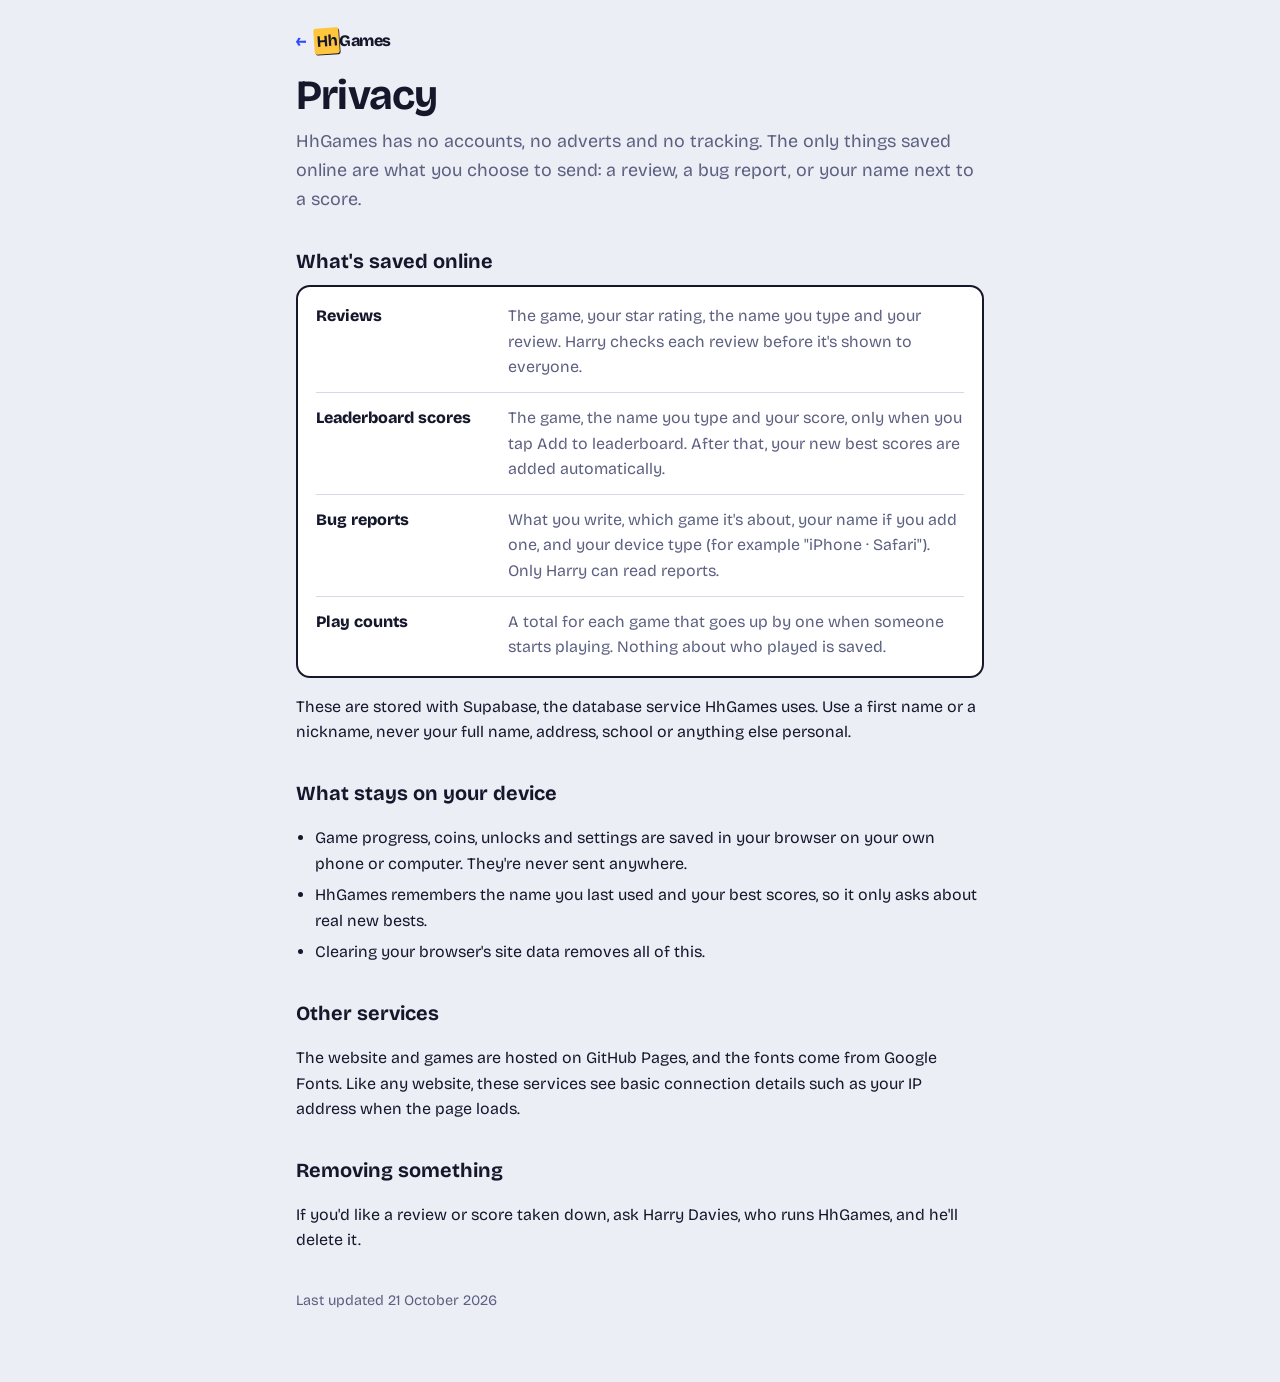
<file: privacy.html>
<!doctype html>
<html lang="en">
<head>
<meta charset="utf-8">
<meta name="viewport" content="width=device-width, initial-scale=1, viewport-fit=cover">
<title>HhGames privacy</title>
<meta name="description" content="What HhGames stores when you play, post a review or add a score.">
<meta name="theme-color" content="#2f4bff">
<link rel="icon" type="image/png" href="favicon.png">
<link rel="preconnect" href="https://fonts.googleapis.com">
<link rel="preconnect" href="https://fonts.gstatic.com" crossorigin>
<link rel="stylesheet" href="https://fonts.googleapis.com/css2?family=Bricolage+Grotesque:opsz,wght@12..96,400;12..96,600;12..96,800&display=swap">
<style>
:root {
  --bg: #eceef6; --surface: #ffffff; --ink: #15172b; --muted: #5d6180; --line: #d5d8e8; --accent: #2f4bff; --sticker: #ffc53d;
  --body: "Bricolage Grotesque", "Segoe UI", Roboto, system-ui, sans-serif;
  padding-top: env(safe-area-inset-top, 0px); padding-bottom: env(safe-area-inset-bottom, 0px);
}
@media (prefers-color-scheme: dark) {
  :root { --bg: #0e1022; --surface: #171a33; --ink: #eef0fa; --muted: #9ea3c6; --line: #2a2e52; --accent: #7c8cff; color-scheme: dark; }
}
* { box-sizing: border-box; }
body { margin: 0; background: var(--bg); color: var(--ink); font-family: var(--body); font-size: 1rem; line-height: 1.6; }
main {
  max-width: 720px; margin: 0 auto; padding-block: 28px 56px;
  padding-left: max(16px, env(safe-area-inset-left, 0px)); padding-right: max(16px, env(safe-area-inset-right, 0px));
}
a { color: var(--accent); }
.back { display: inline-flex; gap: 8px; align-items: center; font-weight: 800; text-decoration: none; margin-bottom: 20px; }
.mini { font-weight: 800; letter-spacing: -.035em; color: var(--ink); }
.mini b { background: var(--sticker); color: #15172b; padding: 0 .14em; border-radius: .14em; display: inline-block; transform: rotate(-4deg); box-shadow: .05em .06em 0 var(--ink); }
h1 { font-size: clamp(1.9rem, 7vw, 2.6rem); line-height: 1.05; margin: 0 0 10px; letter-spacing: -.02em; text-wrap: balance; }
h2 { font-size: 1.25rem; margin: 32px 0 8px; text-wrap: balance; }
.summary { font-size: 1.12rem; margin: 0 0 8px; color: var(--muted); }
.box { background: var(--surface); border: 2px solid var(--ink); border-radius: 14px; padding: 4px 18px; }
.box dl { margin: 0; }
.box div { padding: 12px 0; display: grid; grid-template-columns: minmax(0, 11em) minmax(0, 1fr); gap: 4px 16px; }
.box div + div { border-top: 1px solid var(--line); }
.box dt { font-weight: 800; }
.box dd { margin: 0; color: var(--muted); }
@media (max-width: 520px) { .box div { grid-template-columns: minmax(0, 1fr); } }
ul { padding-left: 1.2em; }
li + li { margin-top: 6px; }
.updated { color: var(--muted); font-size: .9rem; margin-top: 36px; }
</style>
</head>
<body>
<main>
  <a class="back" href="./"><span aria-hidden="true">←</span> <span class="mini"><b>Hh</b>Games</span></a>
  <h1>Privacy</h1>
  <p class="summary">HhGames has no accounts, no adverts and no tracking. The only things saved online are what you choose to send: a review, a bug report, or your name next to a score.</p>

  <h2>What's saved online</h2>
  <div class="box">
    <dl>
      <div><dt>Reviews</dt><dd>The game, your star rating, the name you type and your review. Harry checks each review before it's shown to everyone.</dd></div>
      <div><dt>Leaderboard scores</dt><dd>The game, the name you type and your score, only when you tap Add to leaderboard. After that, your new best scores are added automatically.</dd></div>
      <div><dt>Bug reports</dt><dd>What you write, which game it's about, your name if you add one, and your device type (for example "iPhone · Safari"). Only Harry can read reports.</dd></div>
      <div><dt>Play counts</dt><dd>A total for each game that goes up by one when someone starts playing. Nothing about who played is saved.</dd></div>
    </dl>
  </div>
  <p>These are stored with Supabase, the database service HhGames uses. Use a first name or a nickname, never your full name, address, school or anything else personal.</p>

  <h2>What stays on your device</h2>
  <ul>
    <li>Game progress, coins, unlocks and settings are saved in your browser on your own phone or computer. They're never sent anywhere.</li>
    <li>HhGames remembers the name you last used and your best scores, so it only asks about real new bests.</li>
    <li>Clearing your browser's site data removes all of this.</li>
  </ul>

  <h2>Other services</h2>
  <p>The website and games are hosted on GitHub Pages, and the fonts come from Google Fonts. Like any website, these services see basic connection details such as your IP address when the page loads.</p>

  <h2>Removing something</h2>
  <p>If you'd like a review or score taken down, ask Harry Davies, who runs HhGames, and he'll delete it.</p>

  <p class="updated">Last updated 21 October 2026</p>
</main>
</body>
</html>
</file>
<file: darts-champion/style.css>
/* DARTS CHAMPION — style.css
   Layout: one portrait column per screen; the game screen is a stack of
   scoreboard → visit strip → board (fills the rest) → action bar.
   Single deliberate look: a pub wall at night under one lamp. */
:root {
  --wall: #0b0e0c;          /* near-black with a green bias */
  --panel: #141a16;
  --panel-2: #1c241f;
  --line: rgba(239, 228, 200, 0.12);
  --chalk: #efe4c8;         /* cream of the board's single beds */
  --chalk-dim: #a49d89;
  --brass: #d9a441;         /* accent: brass barrel */
  --brass-deep: #8a6420;
  --treble-red: #d13a33;
  --treble-green: #2a9d5c;
  --p2-blue: #6b9cf0;
  --ai-teal: #3cc39a;
  --danger: #e0574f;

  --font-display: "Big Shoulders Display", "Arial Narrow", "Roboto Condensed", Impact, sans-serif;
  --font-ui: "Barlow Semi Condensed", "Arial Narrow", "Segoe UI", Roboto, Arial, sans-serif;

  --radius: 10px;
  --ease-out: cubic-bezier(.2, .8, .2, 1);
  color-scheme: dark;
  padding-top: env(safe-area-inset-top, 0px);
  padding-bottom: env(safe-area-inset-bottom, 0px);
  background: var(--wall);
}

*, *::before, *::after { box-sizing: border-box; }
html, body { height: 100%; }
html { overscroll-behavior: none; -webkit-text-size-adjust: 100%; }
body {
  margin: 0;
  background: var(--wall);
  color: var(--chalk);
  font-family: var(--font-ui);
  font-size: 16px;
  line-height: 1.4;
  overflow: hidden;
  overscroll-behavior: none;
  touch-action: manipulation;
  -webkit-tap-highlight-color: transparent;
  -webkit-user-select: none;
  user-select: none;
}
[hidden] { display: none !important; }

button { font: inherit; color: inherit; }
svg { width: 22px; height: 22px; fill: none; stroke: currentColor; stroke-width: 2.2; stroke-linecap: round; stroke-linejoin: round; }

#app {
  position: relative;
  height: 100%;
  max-width: 560px;
  margin: 0 auto;
  overflow: hidden;
}

/* ---------- screens & transitions ---------- */
.screen {
  position: absolute;
  inset: 0;
  display: flex;
  flex-direction: column;
  padding-left: max(16px, env(safe-area-inset-left, 0px));
  padding-right: max(16px, env(safe-area-inset-right, 0px));
  opacity: 0;
  transform: translateY(14px);
  pointer-events: none;
  visibility: hidden;
  transition: opacity .28s var(--ease-out), transform .32s var(--ease-out), visibility 0s .32s;
}
.screen.active {
  opacity: 1;
  transform: none;
  pointer-events: auto;
  visibility: visible;
  transition: opacity .28s var(--ease-out), transform .32s var(--ease-out), visibility 0s;
}

/* ---------- buttons ---------- */
.btn {
  position: relative;
  display: flex;
  flex-direction: column;
  align-items: flex-start;
  justify-content: center;
  gap: 1px;
  min-height: 56px;
  padding: 10px 14px;
  border: 1px solid var(--line);
  border-radius: var(--radius);
  background: linear-gradient(180deg, var(--panel-2), var(--panel));
  text-align: left;
  cursor: pointer;
  box-shadow: 0 1px 0 rgba(255, 255, 255, 0.04) inset, 0 6px 14px rgba(0, 0, 0, 0.35);
  transition: transform .12s var(--ease-out), border-color .2s, box-shadow .2s, background .2s;
}
.btn:hover { border-color: rgba(217, 164, 65, 0.45); }
.btn:active { transform: scale(0.97) translateY(1px); box-shadow: 0 1px 0 rgba(255, 255, 255, 0.03) inset, 0 2px 6px rgba(0, 0, 0, 0.4); }
.btn:focus-visible, .icon-btn:focus-visible, .seg button:focus-visible, .swatch:focus-visible, .chip:focus-visible, .text-input:focus-visible, input[type=range]:focus-visible, .switch:focus-visible {
  outline: 2px solid var(--brass);
  outline-offset: 2px;
}
.btn-title {
  font-family: var(--font-display);
  font-weight: 800;
  font-size: 1.3rem;
  letter-spacing: 0.04em;
  text-transform: uppercase;
  line-height: 1;
}
.btn-sub { font-size: 0.82rem; color: var(--chalk-dim); letter-spacing: 0.02em; }
.btn-primary {
  background: linear-gradient(180deg, #e6b552, var(--brass) 55%, #b9862d);
  color: #1a1206;
  border-color: #f0c873;
  box-shadow: 0 1px 0 rgba(255, 255, 255, 0.45) inset, 0 8px 22px rgba(217, 164, 65, 0.25);
}
.btn-primary .btn-sub { color: rgba(26, 18, 6, 0.75); }
.btn-primary:hover { border-color: #fff0c8; }
.btn-quiet { background: transparent; box-shadow: none; min-height: 48px; }
.btn-danger { border-color: rgba(224, 87, 79, 0.55); color: #ffd9d6; }
.btn-danger .btn-title { font-size: 1.1rem; }

.icon-btn {
  display: grid;
  place-items: center;
  width: 44px;
  height: 44px;
  flex: none;
  border: 1px solid var(--line);
  border-radius: 50%;
  background: var(--panel);
  color: var(--chalk);
  cursor: pointer;
  transition: transform .12s, background .2s;
}
.icon-btn:active { transform: scale(0.9); background: var(--panel-2); }

/* ---------- menu ---------- */
#screen-menu { overflow-y: auto; padding-block: 8px 16px; gap: 14px; }
.menu-hero { display: flex; flex-direction: column; align-items: center; text-align: center; padding-top: 4px; }
.menu-board-wrap {
  position: relative;
  width: min(58vw, 30vh, 240px);
  aspect-ratio: 1;
  max-width: 100%;
  animation: lamp 5s ease-in-out infinite;
}
.menu-board-wrap::before {
  content: "";
  position: absolute;
  inset: -30%;
  background: radial-gradient(closest-side, rgba(255, 214, 140, 0.22), rgba(255, 214, 140, 0) 70%);
  pointer-events: none;
}
#menu-board { position: relative; width: 100%; height: 100%; display: block; }
@keyframes lamp { 0%, 100% { filter: brightness(1); } 50% { filter: brightness(1.12); } }
.logo { margin: 6px 0 0; display: flex; flex-direction: column; align-items: center; line-height: 0.82; text-wrap: balance; }
.logo-top {
  font-family: var(--font-display);
  font-weight: 600;
  font-size: 1.15rem;
  letter-spacing: 0.6em;
  margin-right: -0.6em;
  text-transform: uppercase;
  color: var(--brass);
}
.logo-bottom {
  font-family: var(--font-display);
  font-weight: 900;
  font-size: clamp(2.8rem, 15vw, 4.2rem);
  letter-spacing: 0.01em;
  text-transform: uppercase;
  background: linear-gradient(180deg, #fff7e2 0%, var(--chalk) 45%, #b9a77c 100%);
  -webkit-background-clip: text;
  background-clip: text;
  color: transparent;
  filter: drop-shadow(0 3px 0 rgba(0, 0, 0, 0.6));
}
.tagline { margin: 6px 0 0; color: var(--chalk-dim); font-size: 0.95rem; letter-spacing: 0.03em; }
.menu-grid { display: grid; grid-template-columns: 1fr 1fr; gap: 10px; }
.menu-grid .btn-wide { grid-column: 1 / -1; }
.menu-grid .btn { animation: rise .5s var(--ease-out) both; }
.menu-grid .btn:nth-child(2) { animation-delay: .04s; }
.menu-grid .btn:nth-child(3) { animation-delay: .08s; }
.menu-grid .btn:nth-child(4) { animation-delay: .12s; }
.menu-grid .btn:nth-child(5) { animation-delay: .16s; }
.menu-grid .btn:nth-child(6) { animation-delay: .2s; }
.menu-grid .btn:nth-child(7) { animation-delay: .24s; }
.menu-grid .btn:nth-child(8) { animation-delay: .28s; }
@keyframes rise { from { opacity: 0.25; transform: translateY(10px); } to { opacity: 1; transform: none; } }
.menu-foot { margin: 0; text-align: center; color: var(--chalk-dim); font-size: 0.85rem; font-variant-numeric: tabular-nums; }

/* ---------- pages (setup, stats, settings) ---------- */
.page-head { display: flex; align-items: center; gap: 12px; padding-block: 10px; }
.page-head h2 {
  flex: 1;
  margin: 0;
  text-align: center;
  font-family: var(--font-display);
  font-weight: 800;
  font-size: 1.7rem;
  letter-spacing: 0.04em;
  text-transform: uppercase;
}
.head-spacer { width: 44px; flex: none; }
.page-body { flex: 1; min-height: 0; overflow-y: auto; padding-block: 4px 28px; display: flex; flex-direction: column; gap: 16px; -webkit-overflow-scrolling: touch; }
.group-title {
  margin: 10px 0 -4px;
  font-family: var(--font-display);
  font-weight: 800;
  font-size: 0.95rem;
  letter-spacing: 0.18em;
  text-transform: uppercase;
  color: var(--brass);
}
.field { display: flex; flex-direction: column; gap: 8px; }
.field-label { font-size: 0.8rem; letter-spacing: 0.12em; text-transform: uppercase; color: var(--chalk-dim); font-weight: 600; display: flex; justify-content: space-between; }
.field-label output { color: var(--chalk); font-variant-numeric: tabular-nums; letter-spacing: 0; }
.field-help { margin: 0; font-size: 0.85rem; color: var(--chalk-dim); }
.seg { display: flex; flex-wrap: wrap; gap: 6px; }
.seg button {
  flex: 1 1 auto;
  min-height: 44px;
  padding: 8px 12px;
  border: 1px solid var(--line);
  border-radius: 8px;
  background: var(--panel);
  font-weight: 600;
  cursor: pointer;
  transition: background .2s, border-color .2s, color .2s, transform .1s;
}
.seg button:active { transform: scale(0.96); }
.seg button.on { background: rgba(217, 164, 65, 0.16); border-color: var(--brass); color: #ffe6b0; }
.text-input {
  min-height: 46px;
  padding: 10px 12px;
  border: 1px solid var(--line);
  border-radius: 8px;
  background: var(--panel);
  color: var(--chalk);
  font: inherit;
  font-size: 16px; /* prevents iOS zoom on focus */
  -webkit-user-select: text;
  user-select: text;
}
input[type=range] { width: 100%; accent-color: var(--brass); height: 32px; }
.toggle-row { flex-direction: row; align-items: center; justify-content: space-between; min-height: 44px; }
.toggle-row label { font-weight: 600; }
.toggle-row small { color: var(--chalk-dim); font-weight: 400; }
.switch {
  appearance: none;
  -webkit-appearance: none;
  width: 52px;
  height: 30px;
  flex: none;
  border-radius: 15px;
  background: var(--panel-2);
  border: 1px solid var(--line);
  position: relative;
  cursor: pointer;
  transition: background .2s;
}
.switch::after {
  content: "";
  position: absolute;
  top: 3px;
  left: 3px;
  width: 22px;
  height: 22px;
  border-radius: 50%;
  background: var(--chalk-dim);
  transition: transform .2s var(--ease-out), background .2s;
}
.switch:checked { background: rgba(217, 164, 65, 0.35); border-color: var(--brass); }
.switch:checked::after { transform: translateX(22px); background: var(--brass); }
.btn-start { margin-top: 6px; align-items: center; min-height: 60px; }
.btn-start .btn-title { font-size: 1.6rem; }

.swatches { display: grid; grid-template-columns: repeat(auto-fill, minmax(118px, 1fr)); gap: 8px; }
.swatch {
  display: flex;
  align-items: center;
  gap: 10px;
  min-height: 56px;
  padding: 8px 10px;
  border: 1px solid var(--line);
  border-radius: 8px;
  background: var(--panel);
  cursor: pointer;
  text-align: left;
}
.swatch.on { border-color: var(--brass); background: rgba(217, 164, 65, 0.12); }
.swatch[aria-disabled=true] { opacity: 0.5; cursor: not-allowed; }
.swatch canvas { width: 34px; height: 34px; flex: none; }
.swatch span { display: flex; flex-direction: column; font-weight: 600; font-size: 0.9rem; line-height: 1.15; min-width: 0; }
.swatch small { font-weight: 400; color: var(--chalk-dim); font-size: 0.75rem; }

/* ---------- stats ---------- */
.stat-grid { display: grid; grid-template-columns: repeat(2, minmax(0, 1fr)); gap: 8px; }
.stat {
  padding: 12px;
  border: 1px solid var(--line);
  border-radius: var(--radius);
  background: var(--panel);
  display: flex;
  flex-direction: column;
  gap: 2px;
}
.stat-val { font-family: var(--font-display); font-weight: 800; font-size: 2rem; line-height: 1; font-variant-numeric: tabular-nums; }
.stat-label { font-size: 0.78rem; letter-spacing: 0.1em; text-transform: uppercase; color: var(--chalk-dim); }
.stat.hero { grid-column: 1 / -1; flex-direction: row; align-items: baseline; justify-content: space-between; border-color: rgba(217, 164, 65, 0.4); }
.stat.hero .stat-val { font-size: 3rem; color: var(--brass); }
.stats-note { margin: 0; font-size: 0.85rem; color: var(--chalk-dim); }

/* ---------- game screen ---------- */
#screen-game { gap: 6px; padding-block: 6px 8px; }
.game-top { display: flex; align-items: center; gap: 8px; }
.game-title {
  flex: 1;
  font-family: var(--font-display);
  font-weight: 800;
  font-size: 1.15rem;
  letter-spacing: 0.06em;
  text-transform: uppercase;
  color: var(--chalk-dim);
  white-space: nowrap;
  overflow: hidden;
  text-overflow: ellipsis;
}
#mute-btn .cross { display: none; }
#mute-btn.muted .cross { display: inline; }
#mute-btn.muted .wave { display: none; }

#scoreboard { display: grid; grid-template-columns: 1fr 1fr; gap: 8px; }
.pcard {
  position: relative;
  padding: 8px 10px 8px;
  border: 1px solid var(--line);
  border-radius: var(--radius);
  background: var(--panel);
  min-width: 0;
  transition: border-color .25s, box-shadow .25s, opacity .25s;
  opacity: 0.72;
}
.pcard.active { opacity: 1; border-color: var(--pc, var(--brass)); box-shadow: 0 0 0 1px var(--pc, var(--brass)) inset, 0 0 22px rgba(217, 164, 65, 0.16); }
.pcard-head { display: flex; align-items: center; gap: 6px; min-width: 0; }
.pcard-dot { width: 8px; height: 8px; border-radius: 50%; background: var(--pc, var(--brass)); flex: none; }
.pcard.active .pcard-dot { animation: blink 1s ease-in-out infinite; }
@keyframes blink { 50% { opacity: 0.25; } }
.pcard-name { font-weight: 700; font-size: 0.95rem; white-space: nowrap; overflow: hidden; text-overflow: ellipsis; min-width: 0; flex: 1; }
.pcard-legs { display: flex; gap: 3px; flex: none; }
.pcard-legs i { width: 7px; height: 7px; border-radius: 50%; border: 1px solid var(--chalk-dim); }
.pcard-legs i.won { background: var(--brass); border-color: var(--brass); }
.pcard-score {
  font-family: var(--font-display);
  font-weight: 900;
  font-size: clamp(2.6rem, 13vw, 3.4rem);
  line-height: 0.95;
  font-variant-numeric: tabular-nums;
  letter-spacing: 0.01em;
}
.pcard-meta { display: flex; justify-content: space-between; gap: 6px; font-size: 0.78rem; color: var(--chalk-dim); font-variant-numeric: tabular-nums; white-space: nowrap; }
.pcard.p1 { --pc: var(--brass); }
.pcard.p2 { --pc: var(--p2-blue); }
.pcard.ai { --pc: var(--ai-teal); }
.pcard.bump .pcard-score { animation: bump .45s var(--ease-out); }
@keyframes bump { 30% { transform: scale(1.08); color: #fff; } }

.wide-card { grid-column: 1 / -1; opacity: 1; }
.atc-row { display: flex; align-items: flex-end; justify-content: space-between; gap: 12px; }
.atc-target { font-family: var(--font-display); font-weight: 900; font-size: 3.2rem; line-height: 0.9; color: var(--brass); font-variant-numeric: tabular-nums; }
.atc-label { font-size: 0.72rem; letter-spacing: 0.14em; text-transform: uppercase; color: var(--chalk-dim); }
.atc-meta { text-align: right; font-variant-numeric: tabular-nums; font-size: 0.9rem; }
.atc-meta b { font-family: var(--font-display); font-size: 1.6rem; display: block; line-height: 1; }
.atc-track { display: grid; grid-template-columns: repeat(21, minmax(0, 1fr)); gap: 2px; margin-top: 8px; }
.atc-track span {
  height: 18px;
  border-radius: 3px;
  background: var(--panel-2);
  font-size: 0.6rem;
  display: grid;
  place-items: center;
  color: var(--chalk-dim);
  font-variant-numeric: tabular-nums;
  overflow: hidden;
}
.atc-track span.done { background: var(--treble-green); color: #eafff2; }
.atc-track span.now { background: var(--brass); color: #1a1206; font-weight: 700; }

.prac-grid { display: grid; grid-template-columns: repeat(4, minmax(0, 1fr)); gap: 6px; margin-top: 4px; }
.prac-grid div { display: flex; flex-direction: column; min-width: 0; }
.prac-grid b { font-family: var(--font-display); font-size: 1.5rem; line-height: 1; font-variant-numeric: tabular-nums; }
.prac-grid small { font-size: 0.68rem; letter-spacing: 0.1em; text-transform: uppercase; color: var(--chalk-dim); }
.dist { display: flex; height: 8px; border-radius: 4px; overflow: hidden; margin-top: 8px; background: var(--panel-2); }
.dist span { height: 100%; transition: width .3s; }
.dist-legend { display: flex; flex-wrap: wrap; gap: 4px 10px; margin-top: 5px; font-size: 0.72rem; color: var(--chalk-dim); font-variant-numeric: tabular-nums; }
.dist-legend i { display: inline-block; width: 8px; height: 8px; border-radius: 2px; margin-right: 4px; vertical-align: -1px; }

/* Cricket chalkboard */
.ck-head { padding-bottom: 6px; }
.ck-points { font-family: var(--font-display); font-weight: 900; font-size: 2.2rem; line-height: 1; font-variant-numeric: tabular-nums; }
.ck-table {
  display: grid;
  grid-template-columns: 10px repeat(7, minmax(0, 1fr));
  align-items: center;
  gap: 2px 4px;
  padding: 6px 8px;
  border: 1px solid var(--line);
  border-radius: var(--radius);
  background: #10140f;
  background-image: radial-gradient(rgba(239, 228, 200, 0.05) 1px, transparent 1px);
  background-size: 6px 6px;
}
.ck-who { width: 6px; height: 6px; border-radius: 50%; }
.ck-who.p1 { background: var(--brass); }
.ck-who.p2 { background: var(--p2-blue); }
.ck-who.ai { background: var(--ai-teal); }
.ck-n { text-align: center; font-family: var(--font-display); font-weight: 800; font-size: 1.05rem; line-height: 1.1; color: var(--chalk); }
.ck-m { height: 22px; display: grid; place-items: center; }
.ck-m .mk { width: 20px; height: 20px; stroke: #f3ead2; stroke-width: 2.6; }
.ck-m .mk3 { stroke: #7fe0a8; }
.ck-n.dead, .ck-m.dead { opacity: 0.3; }
.ck-n.dead { text-decoration: line-through; }

/* Daily challenge */
.daily-title { font-family: var(--font-display); font-weight: 900; font-size: 1.8rem; line-height: 0.95; color: var(--brass); text-wrap: balance; }
.daily-detail { margin: 6px 0 0; font-size: 0.85rem; color: var(--chalk-dim); }
.daily-foot { display: flex; justify-content: space-between; gap: 8px; margin-top: 6px; font-size: 0.78rem; letter-spacing: 0.08em; text-transform: uppercase; color: var(--chalk-dim); font-variant-numeric: tabular-nums; }
.btn-daily { border-color: rgba(42, 157, 92, 0.55); background: linear-gradient(180deg, #1d2a21, var(--panel)); }
.btn-daily .btn-sub { color: #9be8bd; }
.btn-daily.done { border-color: rgba(42, 157, 92, 0.85); }

.visitbar { display: flex; align-items: stretch; gap: 8px; }
.slots { flex: 1; display: grid; grid-template-columns: repeat(3, minmax(0, 1fr)); gap: 6px; }
.slot {
  display: flex;
  align-items: baseline;
  justify-content: space-between;
  gap: 4px;
  padding: 6px 8px;
  border: 1px dashed var(--line);
  border-radius: 8px;
  min-width: 0;
  font-variant-numeric: tabular-nums;
}
.slot.filled { border-style: solid; background: var(--panel); animation: pop .35s var(--ease-out); }
.slot.next { border-color: rgba(217, 164, 65, 0.6); }
@keyframes pop { from { transform: scale(0.85); } }
.slot-label { font-family: var(--font-display); font-weight: 800; font-size: 1.15rem; line-height: 1.1; }
.slot-val { font-size: 0.8rem; color: var(--chalk-dim); }
.slot.t .slot-label { color: #ffcf6e; }
.slot.d .slot-label { color: #7fe0a8; }
.slot.b .slot-label { color: #ff8a80; }
.slot.m .slot-label { color: var(--chalk-dim); }
.visit-total { display: flex; flex-direction: column; align-items: flex-end; justify-content: center; min-width: 56px; }
.vt-label { font-size: 0.66rem; letter-spacing: 0.14em; text-transform: uppercase; color: var(--chalk-dim); }
.vt-val { font-family: var(--font-display); font-weight: 900; font-size: 1.7rem; line-height: 1; font-variant-numeric: tabular-nums; }

.checkout {
  min-height: 22px;
  font-size: 0.88rem;
  color: var(--chalk-dim);
  display: flex;
  gap: 8px;
  align-items: center;
  flex-wrap: wrap;
}
.checkout b { color: #7fe0a8; font-weight: 700; letter-spacing: 0.02em; }
.checkout .alt { color: var(--chalk-dim); }
.checkout .tag {
  font-size: 0.68rem;
  letter-spacing: 0.14em;
  text-transform: uppercase;
  padding: 1px 6px;
  border-radius: 4px;
  background: rgba(42, 157, 92, 0.18);
  color: #9be8bd;
}

.board-wrap { position: relative; flex: 1; min-height: 200px; border-radius: 14px; overflow: hidden; }
#board { position: absolute; inset: 0; width: 100%; height: 100%; touch-action: none; -webkit-touch-callout: none; cursor: crosshair; }
.hint {
  position: absolute;
  left: 50%;
  bottom: 8px;
  transform: translateX(-50%);
  max-width: calc(100% - 24px);
  padding: 6px 12px;
  border-radius: 999px;
  background: rgba(8, 10, 9, 0.78);
  border: 1px solid var(--line);
  font-size: 0.85rem;
  text-align: center;
  pointer-events: none;
  transition: opacity .3s;
}
.hint:empty { opacity: 0; }
.hint.flash { animation: flash .6s; }
@keyframes flash { 30% { background: rgba(217, 164, 65, 0.5); } }
.banner {
  position: absolute;
  left: 0;
  right: 0;
  top: 42%;
  text-align: center;
  pointer-events: none;
  font-family: var(--font-display);
  font-weight: 900;
  font-size: clamp(2rem, 10.5vw, 3.4rem);
  line-height: 0.9;
  letter-spacing: 0.02em;
  text-transform: uppercase;
  color: #fff3d6;
  text-shadow: 0 4px 0 rgba(0, 0, 0, 0.7), 0 0 30px rgba(217, 164, 65, 0.6);
  opacity: 0;
  text-wrap: balance;
  padding-inline: 8px;
}
.banner small { display: block; font-size: 0.42em; letter-spacing: 0.2em; color: var(--brass); margin-top: 6px; }
.banner.show { animation: banner 1.6s var(--ease-out) forwards; }
.banner.bust { color: #ffb3ad; text-shadow: 0 4px 0 rgba(0, 0, 0, 0.7), 0 0 30px rgba(224, 87, 79, 0.7); }
@keyframes banner {
  0% { opacity: 0; transform: scale(1.6); }
  14% { opacity: 1; transform: scale(0.96); }
  22% { transform: scale(1); }
  78% { opacity: 1; transform: scale(1.02); }
  100% { opacity: 0; transform: scale(1.06) translateY(-10px); }
}

.actionbar { display: flex; gap: 6px; flex-wrap: wrap; }
.actionbar:empty { display: none; }
.chip {
  flex: 1 1 auto;
  min-height: 42px;
  padding: 6px 10px;
  border: 1px solid var(--line);
  border-radius: 8px;
  background: var(--panel);
  font-weight: 600;
  font-size: 0.92rem;
  cursor: pointer;
  transition: transform .1s, background .2s, border-color .2s;
}
.chip:active { transform: scale(0.95); }
.chip.on { background: rgba(217, 164, 65, 0.16); border-color: var(--brass); color: #ffe6b0; }
.chip.ghost { flex: 0 0 auto; color: var(--chalk-dim); }

/* ---------- overlays ---------- */
.overlay {
  position: absolute;
  inset: 0;
  z-index: 20;
  display: grid;
  place-items: center;
  padding: 20px max(16px, env(safe-area-inset-right, 0px)) 20px max(16px, env(safe-area-inset-left, 0px));
  background: rgba(4, 6, 5, 0.72);
  backdrop-filter: blur(4px);
  -webkit-backdrop-filter: blur(4px);
  animation: fade .2s ease-out;
}
@keyframes fade { from { opacity: 0; } }
.dialog {
  width: min(100%, 340px);
  padding: 20px;
  border: 1px solid var(--line);
  border-radius: 14px;
  background: linear-gradient(180deg, var(--panel-2), var(--panel));
  box-shadow: 0 30px 60px rgba(0, 0, 0, 0.6);
  display: flex;
  flex-direction: column;
  gap: 10px;
  animation: dialog .3s var(--ease-out);
}
@keyframes dialog { from { transform: translateY(16px) scale(0.97); opacity: 0; } }
.dialog h2 { margin: 0 0 4px; font-family: var(--font-display); font-weight: 900; font-size: 2rem; letter-spacing: 0.03em; text-transform: uppercase; text-wrap: balance; }
.dialog p { margin: 0; color: var(--chalk-dim); }
.dialog .btn { align-items: center; }
.dialog-row { display: grid; grid-template-columns: 1fr 1fr; gap: 8px; margin-top: 6px; }
#confetti { position: absolute; inset: 0; width: 100%; height: 100%; pointer-events: none; }
.dialog-win { position: relative; text-align: center; border-color: rgba(217, 164, 65, 0.5); }
.dialog-win h2 { font-size: clamp(2.4rem, 12vw, 3.2rem); line-height: 0.95; color: #fff3d6; }
.win-kicker { font-size: 0.8rem; letter-spacing: 0.22em; text-transform: uppercase; color: var(--brass) !important; font-weight: 700; }
.win-stats { display: grid; grid-template-columns: repeat(3, minmax(0, 1fr)); gap: 6px; margin-top: 6px; }
.win-stats div { padding: 8px 4px; border-radius: 8px; background: rgba(0, 0, 0, 0.25); display: flex; flex-direction: column; }
.win-stats b { font-family: var(--font-display); font-size: 1.6rem; line-height: 1; font-variant-numeric: tabular-nums; }
.win-stats small { font-size: 0.66rem; letter-spacing: 0.1em; text-transform: uppercase; color: var(--chalk-dim); }
.win-unlock { padding: 8px; border: 1px dashed var(--brass); border-radius: 8px; color: #ffe6b0 !important; font-size: 0.9rem; }

.sheet {
  position: absolute;
  inset: 0;
  z-index: 25;
  display: flex;
  align-items: flex-end;
  background: rgba(4, 6, 5, 0.6);
  animation: fade .2s ease-out;
}
.sheet-panel {
  width: 100%;
  max-height: 78%;
  display: flex;
  flex-direction: column;
  border-radius: 16px 16px 0 0;
  border: 1px solid var(--line);
  border-bottom: 0;
  background: var(--panel);
  padding: 10px max(16px, env(safe-area-inset-right, 0px)) calc(16px + env(safe-area-inset-bottom, 0px)) max(16px, env(safe-area-inset-left, 0px));
  animation: slideup .3s var(--ease-out);
}
@keyframes slideup { from { transform: translateY(40%); opacity: 0.4; } }
.sheet-head { display: flex; align-items: center; justify-content: space-between; gap: 8px; padding-bottom: 8px; }
.sheet-head h2 { margin: 0; font-family: var(--font-display); font-weight: 800; font-size: 1.5rem; text-transform: uppercase; letter-spacing: 0.04em; }
.sheet-body { overflow-y: auto; min-height: 0; display: flex; flex-direction: column; gap: 10px; padding-bottom: 4px; }
.hist-player { font-family: var(--font-display); font-weight: 800; letter-spacing: 0.1em; text-transform: uppercase; color: var(--brass); margin-top: 6px; }
.hist-row {
  display: grid;
  grid-template-columns: 2.2em 1fr auto auto;
  gap: 8px;
  align-items: baseline;
  padding: 6px 0;
  border-bottom: 1px solid var(--line);
  font-variant-numeric: tabular-nums;
  font-size: 0.92rem;
}
.hist-row .n { color: var(--chalk-dim); font-size: 0.8rem; }
.hist-row .total { font-family: var(--font-display); font-weight: 800; font-size: 1.15rem; }
.hist-row .left { color: var(--chalk-dim); font-size: 0.8rem; min-width: 3.4em; text-align: right; }
.hist-row.bust .total { color: var(--danger); }
.hist-row.win .total { color: #7fe0a8; }
.hist-empty { color: var(--chalk-dim); text-align: center; padding: 20px 0; }
.num-grid { display: grid; grid-template-columns: repeat(7, minmax(0, 1fr)); gap: 6px; }
.num-grid button {
  min-height: 42px;
  border: 1px solid var(--line);
  border-radius: 8px;
  background: var(--panel-2);
  font-weight: 700;
  font-variant-numeric: tabular-nums;
  cursor: pointer;
}
.num-grid button.on { border-color: var(--brass); background: rgba(217, 164, 65, 0.18); color: #ffe6b0; }

@media (min-height: 760px) {
  .pcard-score { font-size: 3.6rem; }
}
@media (max-height: 640px) {
  .menu-board-wrap { width: min(40vw, 22vh, 160px); }
  .btn { min-height: 50px; }
  .pcard-score { font-size: 2.4rem; }
  .atc-target { font-size: 2.4rem; }
}
@media (prefers-reduced-motion: reduce) {
  *, *::before, *::after { animation-duration: 0.01ms !important; animation-iteration-count: 1 !important; transition-duration: 0.01ms !important; }
  .banner.show { animation: none !important; opacity: 1; }
}
</file>
